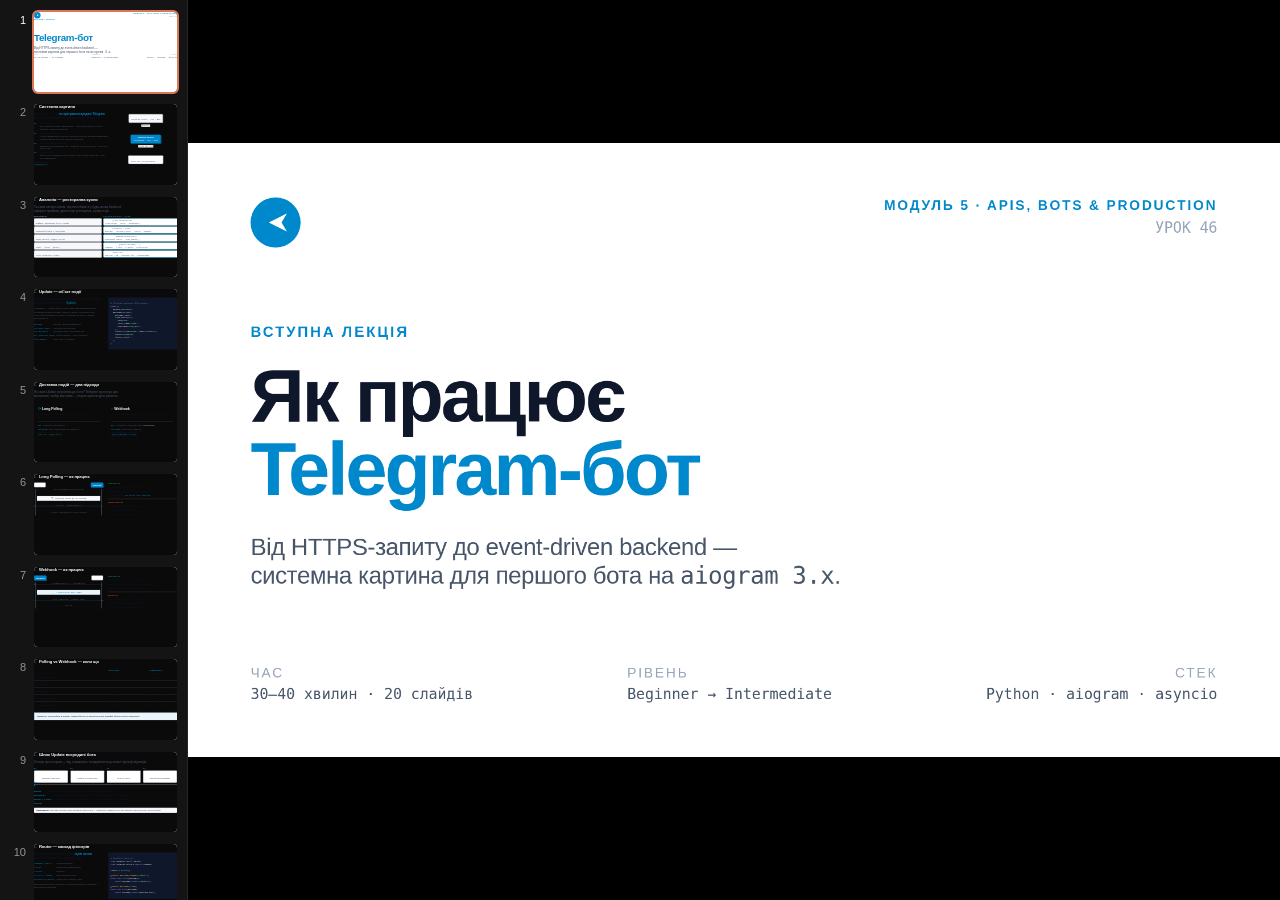
<file: module_5/lesson_46_Telegram_API/Telegram_Bot.html>
<!DOCTYPE html>
<html>
<head>
  <meta charset="utf-8">
  <title>Telegram Bot — Як це працює</title>
  <style>
    * { margin: 0; padding: 0; box-sizing: border-box; }
    body { background: #0088cc; display: flex; align-items: center; justify-content: center; min-height: 100vh; font-family: -apple-system, BlinkMacSystemFont, sans-serif; }
    #__bundler_loading { position: fixed; bottom: 20px; right: 20px; font: 13px/1.4 -apple-system, BlinkMacSystemFont, sans-serif; color: #666; background: #fff; padding: 8px 14px; border-radius: 8px; box-shadow: 0 1px 4px rgba(0,0,0,0.12); z-index: 10000; }
    #__bundler_thumbnail { position: fixed; inset: 0; width: 100%; height: 100%; display: flex; align-items: center; justify-content: center; background: #0088cc; z-index: 9999; }
    #__bundler_thumbnail svg { width: 100%; height: 100%; object-fit: contain; }
    #__bundler_placeholder { color: #999; font-size: 14px; }
  </style>
  <noscript>
    <style>#__bundler_loading { display: none; }</style>
    <div style="position:fixed;bottom:12px;left:12px;font:13px/1.4 -apple-system,BlinkMacSystemFont,sans-serif;color:#999;background:rgba(255,255,255,0.9);padding:6px 12px;border-radius:6px;box-shadow:0 1px 4px rgba(0,0,0,0.08);z-index:10000;">
      This page requires JavaScript to display.
    </div>
  </noscript>
</head>
<body>
  <div id="__bundler_thumbnail">
  <svg viewBox="0 0 1200 800" xmlns="http://www.w3.org/2000/svg">
    <rect width="1200" height="800" fill="#0088cc"></rect>
    <circle cx="600" cy="400" r="180" fill="#ffffff"></circle>
    <polygon points="520,400 720,320 670,400 720,480" fill="#0088cc"></polygon>
  </svg>
</div>
  <div id="__bundler_loading">Unpacking...</div>

  <script>
    
document.addEventListener('DOMContentLoaded', async function() {
  const loading = document.getElementById('__bundler_loading');
  function setStatus(msg) { if (loading) loading.textContent = msg; }

  // Error sink persists across replaceWith since it's on window, not the DOM.
  window.addEventListener('error', function(e) {
    var p = document.body || document.documentElement;
    var d = document.getElementById('__bundler_err') || p.appendChild(document.createElement('div'));
    d.id = '__bundler_err';
    d.style.cssText = 'position:fixed;bottom:12px;left:12px;right:12px;font:12px/1.4 ui-monospace,monospace;background:#2a1215;color:#ff8a80;padding:10px 14px;border-radius:8px;border:1px solid #5c2b2e;z-index:99999;white-space:pre-wrap;max-height:40vh;overflow:auto';
    d.textContent = (d.textContent ? d.textContent + String.fromCharCode(10) : '') +
      '[bundle] ' + (e.message || e.type) +
      (e.filename ? ' (' + e.filename.slice(0, 60) + ':' + e.lineno + ')' : '');
  }, true);

  try {
    const manifestEl = document.querySelector('script[type="__bundler/manifest"]');
    const templateEl = document.querySelector('script[type="__bundler/template"]');
    if (!manifestEl || !templateEl) {
      setStatus('Error: missing bundle data');
      console.error('[bundler] Missing script tags — manifestEl:', !!manifestEl, 'templateEl:', !!templateEl);
      return;
    }

    const manifest = JSON.parse(manifestEl.textContent);
    let template = JSON.parse(templateEl.textContent);

    const uuids = Object.keys(manifest);
    setStatus('Unpacking ' + uuids.length + ' assets...');

    const blobUrls = {};
    await Promise.all(uuids.map(async (uuid) => {
      const entry = manifest[uuid];
      try {
        const binaryStr = atob(entry.data);
        const bytes = new Uint8Array(binaryStr.length);
        for (let i = 0; i < binaryStr.length; i++) bytes[i] = binaryStr.charCodeAt(i);

        let finalBytes = bytes;
        if (entry.compressed) {
          if (typeof DecompressionStream !== 'undefined') {
            const ds = new DecompressionStream('gzip');
            const writer = ds.writable.getWriter();
            const reader = ds.readable.getReader();
            writer.write(bytes);
            writer.close();
            const chunks = [];
            let totalLen = 0;
            while (true) {
              const { done, value } = await reader.read();
              if (done) break;
              chunks.push(value);
              totalLen += value.length;
            }
            finalBytes = new Uint8Array(totalLen);
            let offset = 0;
            for (const chunk of chunks) { finalBytes.set(chunk, offset); offset += chunk.length; }
          } else {
            console.warn('DecompressionStream not available, asset ' + uuid + ' may not render');
          }
        }

        blobUrls[uuid] = URL.createObjectURL(new Blob([finalBytes], { type: entry.mime }));
      } catch (err) {
        console.error('Failed to decode asset ' + uuid + ':', err);
        blobUrls[uuid] = URL.createObjectURL(new Blob([], { type: entry.mime }));
      }
    }));

    const extResEl = document.querySelector('script[type="__bundler/ext_resources"]');
    const extResources = extResEl ? JSON.parse(extResEl.textContent) : [];
    const resourceMap = {};
    for (const entry of extResources) {
      if (blobUrls[entry.uuid]) resourceMap[entry.id] = blobUrls[entry.uuid];
    }

    setStatus('Rendering...');
    for (const uuid of uuids) template = template.split(uuid).join(blobUrls[uuid]);

    // Strip integrity + crossorigin — blob URLs from a file:// document inherit
    // a null origin, so crossorigin forces a CORS fetch that SRI then rejects.
    // The manifest bytes are ours; SRI protects against CDN compromise, not this.
    template = template.replace(/\s+integrity="[^"]*"/gi, '').replace(/\s+crossorigin="[^"]*"/gi, '');

    const resourceScript = '<script>window.__resources = ' +
      JSON.stringify(resourceMap).split('</' + 'script>').join('<\\/' + 'script>') +
      ';</' + 'script>';
    // Inject after <head> so the DOCTYPE stays first; prepending the script
    // would push the parser into quirks mode. DOMParser always emits a <head>
    // (synthesizing one if the source HTML omitted it) but may carry
    // attributes through, so match the full opening tag. slice() rather than
    // replace() keeps us clear of $-pattern substitution in resourceScript.
    const headOpen = template.match(/<head[^>]*>/i);
    if (headOpen) {
      const i = headOpen.index + headOpen[0].length;
      template = template.slice(0, i) + resourceScript + template.slice(i);
    }

    // Parse the template and swap the root element. Scripts inserted via
    // DOMParser/replaceWith are inert per spec — re-create each with
    // createElement so they execute, awaiting onload for src scripts to
    // preserve ordering (React before ReactDOM before Babel before text/babel).
    const doc = new DOMParser().parseFromString(template, 'text/html');
    document.documentElement.replaceWith(doc.documentElement);
    const dead = Array.from(document.scripts);
    for (const old of dead) {
      const s = document.createElement('script');
      for (const a of old.attributes) s.setAttribute(a.name, a.value);
      s.textContent = old.textContent;
      // text/babel scripts with a src: fetch and inline. transformScriptTags
      // does XHR against the src, but blob:null/ from a file:// origin is
      // silently dropped. Inlining makes it a plain inline babel script,
      // which transformScriptTags handles unconditionally.
      if ((s.type === 'text/babel' || s.type === 'text/jsx') && s.src) {
        const r = await fetch(s.src);
        s.textContent = await r.text();
        s.removeAttribute('src');
      }
      const p = s.src ? new Promise(function(r) { s.onload = s.onerror = r; }) : null;
      old.replaceWith(s);
      if (p) await p;
    }
    // Babel standalone auto-transforms type=text/babel on DOMContentLoaded,
    // which fired before we swapped the document. Trigger manually if present.
    if (window.Babel && typeof window.Babel.transformScriptTags === 'function') {
      window.Babel.transformScriptTags();
    }
  } catch (err) {
    setStatus('Error unpacking: ' + err.message);
    console.error('Bundle unpack error:', err);
  }
});

  </script>

  <script type="__bundler/manifest">
{"76326543-5c2c-426e-b8e0-bbf563a1c4bb":{"mime":"text/javascript","compressed":true,"data":"H4sIAAAAAAAACtV975LbNpbv93kKTCcTkW2JUndsj6N2O+uxnY3v2o7L3cnMlNNjQyIkIU2RXAJqtWJ7az7l8+7sVN03uC9y3yRPcuucA4AASanlZKZqrz0Td5MECAIHB+fv7wwPD3/DDtn9VEwvB0rzuXjAfv7r31klVopPMsHWYsKmxbIscpFrNisq9vX582cMnlfJbxi2/prnaSbUGH5mEY+ZKgW/FBXLCy2U6Y+nit1X00qWmulNKU4PeFlmcsq1LPLhD6rID5hMTw9M2wG2PXiAfcIfnqesLJRW7J3KZCqe5qm4frTg+VykY/biA9MF0wvBSl7BSNcyT4s1K3KW86uERjaJ2aXYTApepXBVzvHdOL6ff/rP4c8//a3PXs6/LYcv54/zPjsr+VT02dfFUgyf5Gmf5avlRFTQhzI9TmNWVkIp9gpeXwklNPyAA2QjFq2lXjDONFdazFZZ/fqFzHVsOkljNim0LpaDqci1qFhxJaqMb5haFGuZz01302KVa3YLm6o+m/FUKFasNHyjTDNhehMx4ytdDNSUZ9AYvk7muajYlOdXXDGpGGczeS1Slgol5zlT8kfBolTM+CrT7OiL49H//d9Ho3uj2E0+dCZShp/zVlc8V7OiWo7pehS/hY+eSY0LcCXFuiwq3WeZ0FpUk+JapInr6kzQY2/zAlu/ZVzrSk5WWtAc5qmoGNfwFYuiEqkZ3tH4KMaP0QvhOnv58vxPTFzD60TFlNCK6YVUTBVMasUef/OcTXmpV5VgSgjFVrn5krkolkJXGzNpM1hHmWt8wdt/WYpUcrrylmV8o5i4EtXGLATMOcyjVqxY56zkcwHj9cflTWwfBgMfPKmKtRJVT7GX9Kqf/sbO+JWAvl4+/oqVVZGupgJWZ5oJnrvOilwM4CWDUlQDGgI8j4uRF0xc64rDt69K8zXzmOnFajnJucxYBf+hLajkj7inMzHTgwVsqGmRrZY5K2as7ts1VW4EkdJcyymbZkUuVJywR5mcXsJymW0kTtjPP/3X8Oef/ptZkncDmBXTlRIp00VNTlqUbCL0WoicJlWdsLTic6KAokpFdcIqOV/owRRfNSuqmoIuZcmG7HlxJdjK/ZTCWgzZY5EJLVhUlCKHqXzE86nIhubytMhnslrW6yR5VszjhD3Gly8ETldP0buZSOeGKGElT9hapnoBU6UkMCLvi7JiyrMzXVR8LhIcYQmUi5/[base64]/qmZyJ6WaaCWBRhoHBYOsz204ucpa3+F1mfhvzCt1JrUQ2Y+uFyIHlYVf+jDBqqlgk82m2SoGC4BmZSy15xnAq6WAD6qMxTVaTSQavR46zLAtlT64ZUwsO5/Tjb57jfG2KFZxTLJNKi9wMCl4QSChm8VlRATmkxXSFtGCmhLkryb+vRLU5E5mY6qKKenUfvTjhaYpf/gxfJaqo581Nr48n6ekD9s5SoUiI1BIJkgezf4ZDlos1Gw0mnDZXKq5bTWDzymKlUGiBJvYCPd+HLxkc4UmeS91qrgvNM/+NdMGTC1pN6J7fZCFwoMFqmoncOl7cMrZ1WcmiChviwPNVlm0deiW4KnJvHD14rMfes54VhvAXZPP4k+Yl/stL2aPuPsQnZmlfEusV+VSMGfAgc/CiPMoycSWyBAkPGBnjZckuhSgV7YhVhZIhfgDSeu7O8G9fPWPRl3jnNEY6rcQgFZm8EhWc9MjVgMfj1ltwtYAPzgqeItVy6G4CjAUuuZMZn+PZGgQIpXmlFQyXJvDIbuBvFZ8LEp3ZfaU3mXhQk+k4L3Q0TsVM5iKN33lMh3jOh/tDamLa1y3prDo9AGnugC0EnGenByDV1TL1fSWQZTI8mTI+EdnpwbnUmTh4kCTJ/aG5v7vBw7nIU97Z4v7Q27X2E0kFUNX09KC+m/ygDh7cH9LNB2ZqYCHDGWDVKhO4eUSuUY7NcC1muMIzWSk7v1zD4kIvtRwJM6XYRMyKShg5kQZTrXLiTlxrjpwSujOsqSoK3XGEINXJSky1Y0fThczSSqA85fOrhD3h04UZmLSDKpYgU/Es2zDN53MjXhtKGNAUq2klRG5n+sUL9gx+OgCR7GiArEOkfdTKpsUSxzDLinUc9FEsB1c8kynX4vQgL96AdgFPyXz+Rotr3TfXMl6W7hqO9Q1IPSleOPgNOxz+5jdRZHkiiFJKs8dPzp7+64s3f3zz+MlXD799ds5OUX84aT7wtf/A6J73wDffPXn17OGf33z99PGTN8/P4P69kXf/[base64]/8Swe2rodU8XkkqUGZ+KaPiX79Xh9+mt79XhsM96vTjRlVxGMXv/3j0cjGVBg2gc4YujPlsc99ni8z57jUPSwLAu7GCoLUzMgn32GYsWCaz9oyLXsDvev/[base64]/AQ5iQXUy3SRzzLYPBsUWSpUctXuZZZLZ3BgBVICOmGRVOOKtOxipkq6F2HHlfHow94PwfdecGVO/ZBWxM8A6NSMa94udiwW2wmc066r+0q45tipRNmJHQWgexfH6ixVdNDaZfnPdAQBguUGagnIyNbRWc8VlkBelr0utbwqJeL2HvD2H4CnGGJ7eybHPg/nDZwVAxRXYOXOUF+ksEkEkXVxICKibIqhhsZKhYsLYSCcdPhSEaxuegpZk0864UELexwWFOrGTwuyaAUOfCni5glOKz+zc/hwN+xWv85YWUhwZw1oMOa5LUT9oH2FHXcsUf4RBXZSosbt8ksE9f2Is/kPB9ILZZqzMiKZm/9sFJazjaDKbGA8LYdjDGNtUdTiYzDStrenO1rUFRyLnPbXeOlMLaBWlQyv/SGHuxlb+OuZZYNSO8Y128IRjh0sgfIpCC6ZmihAJ00Akq8D0T4AKnYCTyPzs6Y0jLLGJpahTJUx9gfhZvnbOM+lwkSU5CaSZpBa6YGCtQLsaxJxtH8YbxjDdlv5RJsczzXzeXsuIUS65gdjUa/67hLIuzW25PieqDkjzKfj9kEDUiDSXHd8WA3/2I+5brv6aBfc6+t/vt8cDdLeNd849G2N4KU2PVGw0maFHLOS/YjWOhQIlwWE5kRHwHCG86Kag2mZ72QVQp0dCkYWKx8ujgH4iMLOhhHHNf99mmfpQXwFDyckKcYK7WjiUTzkt7+Sw8+f0f/SOLtmB0f3f797XvH3tG3fV0+BANx44B+95zlwVpMLqUeaF4OFnK+yMgGSYetrmenceohF8cFBkOPdutQ5Gxa8EoJ+1LFIl2spguWiis5RVuqmT5jdI4WMK9jhv+QKhqZtjCNuajpx5vweg4tk/W5m/Un3LAuYBYeszuj39V7CrwSY3Z8XF63GKCZjoxrEQ3ujH7XZ3fL69h4BEbJF8exY4Yyw9FPslUVwUO/lJXPeTlmt+uxlDxNccN71z5CXjJsouKpXKkx++KLL+puUJYC3WHMjo4bl2eCg0dhoIQGoVWN2YHOV8uDmsLI8TFQsMFhfKNkdCSWv4zT4Cyb5bKyy/Hd0VIxwZXo1wtirk5XEzkdTMSPUlRRctxP7vWT4/5R3Dfr4DW+8VAjAtiyJT/3Znel4HNRSO/Yj4b+iBcalnLxC9ngDvobWeo76iY9K+TbbTHRuRsECJ+84s6u1OQH2+775NZiD5bEvJVe8goneNSi4SalynwhKql9ymtdnK4qBc8aua61r2SeyVwM/hGSUn0AH9+r98NS5gNzbPuXd+0s83nVfMKj4zt3+vb/o+T3Ncvwid4Teo9u13SP/XhXfg0HB1IYI8dl74Il7Rjl0XF8EnATvw+jPNzcyb04aIc+MhCfVxpWLGTj9RN28+x8cjxYFj8O6Hly/L7z6NB7kqmrOXvnxC5gorWUhb81VFKvbUK+7ncedVp2edRgl2vT5Z2aXXTwx+OaP9Zbgh2Nymv4x2PBeAjc/Sh6ag07uZykbuz/nN3i7Ywjb7Rufu92HGMj/yALtPmVHCyLvFAUkXBw9hV7XuTFQZ89F3lW9NmjIldFxlWfuce6TrJR3T1+qhvNzZN5717cxfO2bJBuPuC+zqldGNIQENEVryTP9SBfLUUlp2Om+WSV8QouqJuMHx2k5k1uN9+67Qs34loPcM2by9kpD3zwvyJRomTvdszg7TvxSc3/2eewwYJR3x7V29P0SX6eXb3euRPXOnUqwcVYuRm1BNhBf1tEpi28qnl6sePGUg4P2c9//+vPf/8rO29EHuDV/2n/s/rOVxgGY6MgyM0LYvAJqcJ1EAMGzZgoiFSIcoChEKyY2Z6wJR41oJKT9cjEmshcF4yzo7vjL1hUVCY4ZMBVKaY6ZmizQa+V7YtMI5UYzMA/xensk5pFSgj2ZiZ1fGKd/ukKTNfWn8+GzDjjbVdDE9eiChcIY0NfULeYrbKMbLpwopQQ2VIJtsrJGpHWyh3Zd/ZRINzW00XpGz+MMuEuGOK84lU0IA0Z3jFY99nRvXuelhBI9Ee34W+TvxiaLq+ZKjKZdlHxqKZiawEYbELR0l2/btoGHBOBvR+w0W6zw04FB21D5DnCKSTqC443/7xrKsIeb1PTqgAja2V5mV7IvH1zO/M4uhdvFYlgMcZjK0253mqBAdjpDQ8PdAWmo3dbxWTHUY736Qx2o6PB/bnWtlOoFs+PHeV0yfDuRRCLVMKC4YlfL/Q+47bi5X6jP26O/h80RmPCNaE51m7bD+8hA/[base64]/6Oa+jQ0/6BwOgV/brzXH/6pRDw+95kBylV5QZAc6JBWruF5giBPP2VJUcxeqXAoTVQIhPXZ5nRXN2CuGbjxDY1jRHkGqwjPY2qApRyl0aNd0Z4jNxCyTyR7iez3yr+m+w2sTTF7T2ufPIbHbwR5r1LeD9f50mJ86ntrbINXRdouJ6gZy8eygv4ASafOFh8t2B9DNNkvy/UAUQXCme9qHNdsYO9d+RjQaYJKvli3x3tMlux1PH6me+2oQylY3q4eghoTC0gDFv6btdA/1Lvxe8mjevC4NG7+n4LnPIoF7UEEQVyB3Gkm8U+Dcbi/25AhnjNl5SJunBsVsFjpAtrmkAtOvaWzMXsddGyTxJQ07c2HLbmnjTm2NMvtgi32JXhDaoj7iRc330F42gXkXhrg7jWudj2958SePv/j97+/8vqstnNFzI6jUZvjk8zuNLxybILF3jvCNkafXO2mRYtNjTWrQsUcfRkFxC2618M+3mkyPt3g0zKdZwvkIT0LXZBTl6QF96cFF/c2kuA1QvveM81t74DMtqqADq+vt0wfEwvtruX1V2s+Px/jujmUyEfh7rNY/Nb6gQ9Af9fEvmoNCttoyZ7Wtdh9hUL0twgiCZKqvlyJf3aTE+4bLO6MOK+U2Z9vxbfjbVFt2KuXbTYW/b6jYGIppjHi4tbZOZtNLdTRqL63vwdlp2aMpI8KDjJJAwQmN4nZ6Jyuti7xtXQ6iurxQB0di2zxMTRfSDS4nS0ziHvzd6T7yz3m0ejWX+m7L2rHtBOwUaTpnho4nE9YrMckwjW/2mIw8j0mjQ9tLm3s0/WPNDhaeQt6aZvpW5IW7ibhlHgXybBpIUQ+zCuRedrQpz6bRVusYG8DpUTvM9rK13W0v2LSwo9pmcLrrCYYQujDgxnDVOlu8T6RV7reut4/hfdxtu4wXpuNdNozgkS2Gi1u7Hw008luN1WzbPKwCSmlnA5N2BjrcqkQlc2kyckAHPHv5sKfAhQPPPMaMNBOtaDWkCGNc2S22FArSBdikSDd9lgqb0jUrCjgHMfGAMt5cKlwdYZKYYQxgyuHo/thAnX3Osib7Pb6B/f7yyL3OT9rCqvEsb7RpqlGfH3ucbsmv7SmI+/BoNLpaw5473maZPubwdzcX/pWHom8WDk9FtEvD2MJ1udOyeTdVjMDL2DgeQL3mRBbIgOxcy5yBfbWtf/zLpdhQalurgfPxQSpjGCbaSiceJV/cdZsemI7f4KijQW3zaaxwAvuEvasPNFhi+g8qza3naZ+9C4SC2y1HHXBEa0qxrPZ2V3dLNW90hl6/0Pea3DnZoVjf9XQm16/Z7m77OvfEbfN53b6TGfz96PPN85x0ysatbYo2CJE7NhKaPxrf0hCXtklBnfJLc2JvEJLdNN2z69+9zW6y1DRXY0oMt8u0v09I0A6fe7zrhfsGrASSk+0iBYNktzvik+kXd2/fPr6BZ1kWc7RTjWlwKWBSlkcd3b3bvzPq373XHyWfx33yKaPE2bp9tG0i6Cs6J+KTyZ07dz/nJ20HNWbfjyGrnlL3S2GSGjHidbqoiqX4p7it7WkOaW3G50rHPEVYhyADkL+Gx+8I/sUrxp9suyEj+Qm6MMjJuxZszXM0XUNOsUu0wKQwmylpo8NtNz4GRIhUANMjc64xjtVmROBsQbJL4LH+F5xJ7AOy6oQmRg+d4Sk6JG5Xp4Arlz5BUTe2I8qARCCQOoFugJ+HGAgHD8BerzvSTGT+g5hqZ2NHp/t9SLR6QE6mfzE4DQNMIYQEEsBOmM0ggc/McJ2L3ArLpQm22yXM7/[base64]/iY39PPotmcg8jeBC44uK/BXZVE4bF3a0OMsKTThgXqv64o6Wz+HLEDzotH1tR7tzXv4BRI7T5pXdbb4yCVinHRd3jdLYfE6bVzraDIfsEYX5DcoFVwIQmxTKdQAqBUBKPN+sFwKBh9RSKmVsULTtJs7kNBwyOc/Bm4PNFEldGTBGIyzZVjYdFhhvAQEVa6mEx6WHQxd5uECcuIrgFhwMA3XTIyCOiLBiYvcsz1Ovo0zwSjGP3kB6RlFzhbBhUieN2XtcTAms6tQDdDF/MNvbETCki4vE4NOkL7letK9EcUK4N0J5LWObMV6zVrqJs/9c5Kt6x38IrMLAeEho+COwF49RGL5TQvLY01zT28KEfOJIcZ8djTCLvonF4OtM9Yu+Rvb1cW8yLK/1qq+br7KcL5TNvZcNhwAupdCQNwCMKWMTBdwUshp9W2VfvlE5evxOkyT55AVqOBAJixBY01U1rDtDQKwascwd/5RHTUL+ZKVkDiB9hC0H4oKj4UJ5dBqtqwJkCWDqBGYlAaNoZnDlTI621ZLIUw6hbCAlzFfggYst+QFpDV9/+dmF+5RhooXSkQORUYJX00UcE6moYL7taYI4CY2zAr+heYLA9L0o8MxqnAWbfIoK70s+F69WILDUPgGINuqAQboUGwBT6/V9ln1zMzrFvVbEuW9uiAfMsrjy2zo23EfznVLyCnOjV8I7Bbf3SAzS74+u3NyUcIj6Lf7Rx5f7jPapgbyaFllmYHFuWYV+AXasnJRckJ5Iq+kzig6cyYpyQxEtK+RYIgdfFuCjRf7Lvi6y1CNBE/[base64]/PtKKP3Quhe+ApeBhyxEf17SFCXwluh1rWU14EPYl914IuO6A5rJKAg4BCQ080AUVfhqJTRIuMVKR1Uf4gZHsdfkIk70QuQRkUnfkEt9rIe5pcE29g+/[base64]/VYuljEyZeZ72YnZ6eIhZV55tmPKtTXz+wKaJogqD77kP9ic/AJFav5KoELDA1Zmt8uiNzSRlIMXTo1P2IFPORCB2PEqDA+UNmZbSkIr9aLSeRisE9PSlW+RSyiJ6iLhGeGbUx4ZANOwC0hi34Ms987HcllYd2aQEsKwm6rkKEWhwympAoDl9Xcj4XlcfUylWFaIyVmFWwXRyvMhhlf3yB8GOATjb8Cw4rwpG/90f86XtvrJ/Gw4aIJq/EY1lpUIWB+5wJ3ZLi5JX4xmxd89Rzg5FqL0dRJaZFlaoGt4T1isxBBtHi7ql3HtMD4qsSAN8moqqnsweqjvtKklSrxN1/AbF5hJ0VI1nIfOVZCzH+jOXslFWJ5tVcaP/eegEwJFEOr8gTcoZZK8xvT0mrjbF14+5JY+jYg2fiACTp1hXgM1Fuxep61kHUi/K47vNDsCebT6MR4rPP2G/rG2j+CCe0cZOd+odI80DrbuAbUzrJJZkVFcAHRpGqBZM3hlDPzWaLd3eBenMUPPQBj7iO+WgamXyiTMzBgtPV975NrSaAWksSep+gg0Cmri/wik+1qB5zze3FmvzMldYIEHnvx43Hu5ZcC0Amkz/W2O3EiUhOQnxu4OiAYEsIkLYnijCltCxF/iHIxswFr+JaZ7To5QniPj5HJz+byyuf5fzHbRqRwryMSgwQ9VMVbAaWXXoDCFkhDhcKr6p9bDR2/FOEiSGFot71Itdgs26QlLlak0jTwmHA+RKp6m7zOdk1aKcmb94AJ0NCijuptZ5yEXW2CsiqpqdaNgIdDmZz7H1135vfMevdHmGmf3ndC5efTmDQSwxUJmlSCG11BbagIZKRYt98e3729PGTAHfT0+yLnN1f6GX2oM/uQ1DIgz7jbF2BwlGxVF4hkC23AKwAyBkbba3uJOTPpJEoAWjWYqByXqpFYVHrcXyRMwHzQP0icQz8pAsOMsdkw5wYg4huQM4mS+lsk0/tgU3+Yf/kIwOEQyl1yLWg9XsZzBbWm2bqltHLPH2wKkpRaaAk9jQ3MPAgDNQI3aBaBt/fU+yHYuLJoo/[base64]/k1ofmYYawhTSYxuPfv2euLuGYwuuNQw/MzARqLPasT8oavC4WauDIP9Nk0fNsH/wTqQ15L01K6w1aDC+7wujtIqmkM277gwyH7w0oaGwseBHmxJqO3hK1jdC/KB3UGHcYz0jbBopP2vS1eMGOpe0X1BASvss3AmFqt388HTkf1L9wdMIvQ/Gs09rScRq775p2ZdJKlC345ZGeWQ7mokFo3VBajIOBYhlHhJNTEfcjq47inWC4UUm3NhRhPi1IrmzrrMUQDwOwBVtLZnTokc0JphTBWoGgMN6ZMSV/G7ykTpeNANNkjQMc36FXMfJJeVFQAJpkqBaZPMyTQAwjM8JUYwKEC3zr2Pk7UMLhd8yEVbV4qdeDzaVX4LPqQWfIY4Iw0ZqlEtwqq2IKhMIdzZL+9EtTKuYW7qNe3LIyxVzDH5Kx+Hw7YxQ95r7cByIahBEelQSR1hIIN/n3FMzkDGaTvLWuF8wpYgnUPb3EoBu2rkFNxegBuzCo/uACUlErO3jKqLlCZM0qYyiLecfJKoApnPguAkinoBk64payqojIHes+42w+H6PYdZjyfsyKwfzVOQoOj0WZSDgMWObIymMOe4IeT5jvA/J1gZhfk4FB75HbB2Cl7WFV8k4CBIXJmK9wWZ0i0cbLkZRSpRYPNhkYE57PxelMLR+amE7JqVXD5XFzrOPmhkHnU+z7v+TzXNxk4oOPeiacOeO1cM5DMaoR0nFSpmAHGy8DXUqy0m6XZKkdxlmcmQD9JkqAviDkiqso3tM8hDR9S+Wn1//p39hqElwuIDIBV7rNPZNpn41KJVVrAA353SzBKTMQUAvnohfdtpw9itD7j1fpiws5gxc3J7ncFJIblqhw5sOicywzOJIozGChdcS3mG5by6pJKpYhlrXm4bhK4f8JeymnB8OyHiwbCeiGW4sJKnMZvRQe9o+MdBNhNfJC/YLG3cR6j6Mvx969f/+X7i4vD7y/ev04+uXg9+H59cev9mP6F+9Hrv8QXh9/H8ZfxrXg477MezeCnR7G3/o2ev5/UT3Y+Ff3l/evvVf/Bf9yKPlzE8OEfP5joy9/iHRrVp0dmXMfd4+p4Y1f7wHz/BOMvSTq2QvHGC5qsxXSVdPEPj1Egh1LEeaBUjmKHVsI7ZFcoDHIdFjUBnhX6zT2WZRgTgv9S8zUEGhW2RgsxR4vvzCfFlddPJea8SmlbzgyNQQgx2DyJikBkYuuqoBpcUUNVqntq60zWGWOqTlhfjzHDAQKGiVisO8FKTbrYIovGoRBEM/8dqHq13cxx1AQ3RDQcDF5/vx5c3BrOYyOybje/[base64]/HGFaI2qm7mYgpXynBGh5D0qCNnoebF0yp6YsiFc95aSkdjbdgQpVQtqBQura8qiQT+Vwv2AAyXyR7ANFeTA4GPg3RUubtxq/lRZLzpWeqhQ0Q5Qk55P4o9cL4NHu4b3KyC+Mi9LwLIFN5XBb+gG00FaFXB8yuvpSCo2n6ULtssB/8iTBCE7CqVHgfEzf2McdP2/YpdLf5Pf5V+qj2gAPnMTXoM54g190xdiMS4Xn4809/I4ZcGSlW5h3yOyuBheMRscUiswE2CT4Xz42XOieWF4VC25uEgECabxwaqMvRNqhjtQyDTqyxDepv0bCD08jrpshRUnNnCGz6G8xrQVcdB4bRFtFCIrG+Igy949D0GIl/ehrgJazyWFtnzKfBQMFyKPPYR/3xpqnakLDF5is4JqkzOzZPArBnJBjKIG/BLEPdE/lyBTcRQ0gG7z5QzQfDHQbEYkyQBFoxIcS1FB4/cS5Ib+VdwURDSA0n1RWdka1jE7Zx09/U5jj4nv2ZTRm0ey0vQhZTBttyAHsSGAYMER00ZRz7r6V5sbayqIxPGpuLXooUeAqGrPfvb7Bk4Zuc1aps2hVpwtgpdpk07XTeAOhzroLRqvrxqOyzK1NOxmsjMiX2+77QTpNKtSt4zhjCqLdfErTV2XLPuK3OtjtDt/brYd9Qrc7We0Zr1R4+F+ocdxmX67vtlmEYdGfzxiPtPjw3Ykfz+m67pWf23tMqHkZjQLDN9ubhE+0eMCLyFZ/FjFIPG6E7jYe6v9s6DuIuv2JN+NGWD2g296/d0Dw0Ce+kp30tyma/OuHE1KHu2LP1MCjdqi3703XDKajCrOHiXmQwu8V65XWvqRQEbU2OXdCYon33ae1ztV4jAcrORXtALYVo3z4XYZ/BOBvct17wLu97hdUut76OsL22fMCwx261R9EZJNAyrdcXkfBR31IdN7cH4IZKmw3sbSholA/p6WjTSnAtjIYW9fB+PWM0EX7Js1NPhHCZGbZvyivY1ncqr/yeITQJRWkMBzllPaqk2ujUZBXu2ashl6BbutZrPPJR++OX7Yt/5H74B+2DcL0yzBPaSgpZ4dmz4LfOGrfWeeUxuDpbpjl+jGNOH0E8RwRNG+Tg3zb8zY0ZFCJXCCeiakSxQWXEGkTsFBXpvim2ba+ZOkWhcOsgHvekK/t8SFmuFyoZbwBdeq1GYfwwQBbaR/usB5JFx4s6Yo7zIjdlOcF91BV0rH80iUT7fRQ+3flJdhwDzJjrNd/yXKb7v+S5TG94x1LWyGr0PNG5yTd9QtVZsVZnLlqD+Wr9EYP5an3TYGZrfzA4QzeH9ZuErcaL9mpnMrbaFECbIaIx9Gli+tRzsCu+oXzIMXo6+BQUd8RVwEp/fQLxwfei0xGcolWRNZQ9C/K65zzaWl3BTNo+ujeDbRLSdVUQIeuiAGzr9hs6tg4VC+2zHmRkuu+5qemNO8g2wxonmHtgy2/Cn/sGWAS/+PQAyp1A+tABOnNOD+juAasHeHrw0tbkRm/0AUMwGO9y9PNP/xkfPHCvALSCqzlGjP2huD49GAHExV12dPcAcGwzKLabiwMoAFtcitMDg1v5CPL47dWBrdKc3HOXwKww5eXpASbJB5fBE+eue2zp9ACY0sGD+xDQzdLTg+dHI/b5szvsXnaH3TkYQmXlq3k98vtD+n7viiq5mywsPmHnRl6J04OyyKSGFwSP0QcdPDi6P4Tr4V0lyoMHw647WNTCa0X/7Fo5yPLatXIvIAssXDW8FP3809/+f1mxu+xzWKzBL1kwU/fjYJ+5xAo4uybzFZbI0YVfTttNK92MXsUHD/DHYBiXk/TgwSu3rOGQ3zoWaDduo7IvFp3vxTuYsJeZ84anV6CKRoOjvi0eH7dYQ/MNQEcf/YaPeQFO7t5vmBdQfNjr3DclB1VUblFszLXGXNmkvk2ReZCrkSH8vZ+YFYQIMUJKfWOy1aiYaBSHpwq+a88jBfWu4DzB1t2HCSlpH8ff/4mKHfh60zkadQtTqMGEqVtkQsaNZR3Cg11QWA+g2sshYX55zrECnFcmewFtuYzCZF1K3nQB35ewFwRPAm9B1y1mAtYdmdD6YqUwglmaRCsjVmHIKAVk8mpD8RKQhUPwHixfpXM/mbXiy5KiSwV8a1kV13KJlY6lsjAbYHXPC8xby4qiZLkQaZ1hhCvQJmU7eqDm7SnV8NRXYMU+JX9mO0fapiuc0ovmQv8B+KTM548yKXL9KrDn2OefPP7XJ+yU3R41b6RYDT2ZYts/swEkIxRl66kJpinQErJB3SC0OaSa3cdXxYYOkUjOi5INTtlzrhfJVMgsinA0A5Zq8Dh+3jQBY0+TbT3d6uxpEvb0oakEYqr6nnsUmUWoWxvk0+5tis9/5DbFNrtlsPCswR75VJ8eQCjewQOAaqZTpuOUu6GHVXnwAAEcVuXHNwZ7uWkOP3Z0sKg+ojf0fx88INTN7g96G0zajkOiua2MT3RKJE7MJYji9/P1t94wq8mnumli+y2f6m0bVDqnkoNdaBn92jgHxkcLIwZnKyy1S2Ejzz+seyS7toxrtarbgLEWD61I9pkED9XOlugL2dL21k1tcQVda8BeMeCs3nA/xDetJR3YiG3hVlSgkCNybVIRo/DUf4UHPiGgEAAGcmisLAOFuIVmDTDgUlRKYgSuH/DoZxja0CGynKlVdQXJLACVBZALjfPfgq/sJwEQMktLBrC4uFtEAWr1scIAtWpPszkbje+rtXHaE16vfD2Sl9SJgU6JnCHjadr5eHPgVmgIh+wYNgHMROLKE/2U0LDYhPohrswh9KdW41XZkRbhxtLpwzBjN165pe+I27Ppquz12ar82GbkG7qh6da5C5pg1FZAxjDvnYmyfzS4TGcakD08Z8HL6xiAL13UVVV5WbFeesHNxNU9lTe1as/iTS26JvBDwCAaeNIpgUUjoLSJONwNKB1ud9vNvrZ6erwhUDSBurp3vW378VZSbLZFvkjlVW2zwCcPGFioQCOGrzaK7bJIeWY1bt8Y4LWHqJXgZngb1d/wcP/y/jCVV9ubLNX84ME5ZC5QdgPAG7KJCKLiXPhk0uqsfcHrmwCAm+PtlFDs/CBtHTwgdPC2rHNjB4S1aqegq4PGiINf3zZX9COEH0phNEIPnNCmj9iXPuwJ3XFA21c2lXWz3fbV1sPX3Ng7zdcevTelvFreMl1vF7laH23vkghjZJ4uXmLYZAE+IjJbo6bdZyY30yDyIZvtsxq3z2H5EWCYXYkwAcm5AA1EbXDTOLHgn/BGbdI2P4W3PQ+Q/bGREEXGC/inmSllpJqwzkEt07JT/JzGRzjmaH5q3l5BnGw92jZ5kfWwCeCE1s+dDfGJXigYErCFJ+55uBbmMQjnqtbsFApEdEc/Gy8ihD3tA0FBJ2tDolcxvcTBhSkHClat26HOwaHbIfpU62aOXmfSm4ts9ttCFYzQWQ4DQ5V6ya+jo+NR3/wm8+jzu/Y3NMZC4zhuE9BLgDBcB9e3m6BICO/12brp/e2IFgCDnBcpAG5OKELIGSbrmhzOiIoBE+YYfiWmppt4TM9S9KIG61UJe0wFBbkV4ElhgKMHofZKhHNxoow3omnBM6GmGPWPgNhgk8Ih/KZe8t82g4CaESz2Dm6xfbB9Oho2cRB2hlZ4ueU+eUCaI8E8YwYQhgvKPMxl8+IpQWzC5E4OQDpFafJqqOdD5sFBQ7QnoEsPKRMbFk3mULHRAExTkIbmc6tsIXis1xG8zi/54YNuQ/T6Gb8SA64GLx9/xTZSABBQALntusKvQw9hXpgSBMpLEWwHmzR2CPqBe53Q2k5WA0YC3+KJhXNhcwL+sHmaRrLWi4hA+DygirDx7ogVfDzBcfkQwq41zHAQZwAvC5efugiCXlw/PSKId4zqBDTswl7oRvOWH4nh1W0HjaLHbnn9BwDhmNTVZ6buRF0v3Yer9UrS+5ebwNjBzRYweHB3G+h2c6yH7B2z9Ylp4RFVfMBTwPEZM3HNpzDA7bc+sA+9kCX70SNhRipaM2oIgYiEkiGqUS5zGoBq8ilYuoF4F1WRk/[base64]/CHJkTBYsPAD4RL3zJ89fPnt4/gRBktzVs0evnr48b1w7//OzJ46Pdn7qmcssg4B8fw6awjld9eB/qEaF7FQaIPkHLZv1ZxCqeIfC7WNW9frs7afvSp4eR3n8gX36bi5owZ/BXXpn/OFtPTZchu8IewIAeFwIrIEMW9YFJ4bkX5suxPTSw6PAE4MGF2LCNeG+eo10oq0f5Lfps+8ePnv6+OH5E8SyCmI5b54aOhjhbm1RknGXAuWFZpNAH4fyfSMGM7BOmZU1yRbv33v26LpbAvd+cMo62th3WQBwJ/OO+l2PB9Zyo/Y0YeybrKcJLuGJWOd8vgPHHkQgOgwBzgByidAs5BKiDwNIesrFx/oc/jlq6QgTWVFQ84DwXT9UN8DKVdyiogbDqSt5tL/ZURdIPPg1XeDmrX3Y2IDbYEJbsPwtp0sTFDGE1wfyN4NSbZaCQIIcIFfgv1tpOXi/Z1qzPN4DDm7w990SYE+Vgl+KaoCY8r0ucdBMnwc63z4EO9RTVCzhVPlfZ9+8SPC3qCneARTd64vmfBIaglT4L2GYpg4Izg6DLrcV1WaKUwHBxrzKo97rWlq+YF9xmaGzhTpinwTzgGMe9/rMtxO3pqFLdWkc9r4YdW7SXHuKfYm0iB/Bl+DGTwUoOZinChvgk/sy1w8AP2DBoiOqxAcptM2sWWmw0Kppwl4U9DxAbNAGhhJrDmKX8rgJWjQvXK2Vuj+ISBCMTwGBhXX4lCBau0a9xlcRkqDN3f7LJ9H36a3402FARIvuBFdndli8Progy8PAP/QIJxAS1xBukN3fh33m3UuyTcYyAJ+ejOWuGNHx1ElZ7JS9+xBmg/y2c0Sh79VshUpcOfEKfjE1FohLsS/Z4IiNm7fDLsAI5bqQ/v3hkP2bEKVHDwaCH5cIYHQMpA3PmcwHhmTcQpL/0JU/wYATvMQmHIz1iC0L3RBS64DcmYlWMVYRUDZ/1VjJTAWuujdA6TB41xCWI0QJ8XSXNDo0nVvkJB9EmvxGCwl7aePy8YFCI5gyYIB91vsEVL0IpwZ8wYGXqG2uarL/tggGqyrJMr0Cg1dnMDgFLU0h/qfpJ0QX9M5jxLTrMG57+UVkkXRWcfq1Ww5x3+5Rw1dFlhVrGw5V5KYcWc6v5JxkvQimvF6LPrsUm0nBq7RP8cre8mle9rHuSgWoL/PivKhL8xDAkFwKKFh2iOhwh65wGRk2fWe2riBE3tIJYGmj4MDxyQFateAdVtEEEBVAtvZkmLovQFapNU+D+QtvhfquAKNCH2+5HNpmNjy/BOsaQmP7A7NDIo1yladFCxbYWjMjwxhQS7Aj7YXSpOMmcajzREcxeybmfLoZ4zkwoAQ2xIi2tUFA9g5PIvp6UXmCN20Ok/7mtQbuBkSO7MNkso3x6/p4CJyDRDvuYqR039Rad0/Qr0/zVE5RrvjQZ73DXnuXBR95HAP0INpqHmEyPPpMLJcIUr1DjJHE7wb+/AEriBBOsandobBOSDHzTHoOpZBNAbEH5NQMHTTjZn+eLaphqa8H1enm8QwWIBK0lFm3/ZNUaAgNQ/7cr38vTeT508Z1VDG8341m6H4nYmu/ygfbs/AfmrwmAWQoFfBFAvAuB6MZ46/+bb2dSpo6XPjUa3jRBaapA4vueOMZNcLjEI/2L1mgSb2GO66HmI1bPVnjB/3bR1B8OqHfs57lYvgL+ebgJ81L/BfMS7US2ZDroCgV0DQufYSAMTX1NknAn2SaeX+MVPmmgYVLS0UFaJp3PniKaWg68GQFXEb/sPAEGXtUID6tudY0AoX3fLkUwGWQCSkfqb6uqW0CWGXOZqssI6PDUPOJxZjnoRyJwFmIArEqsaw1bnxA7zbVbqHXSmQbFk0KvWBU9BORvWGSTeHAuj8cuEN046tUIkw8AkRACnRuoM47PB3WE2mh672P6oar35HB0qF7/Zp89Mb13UCn4eC6xYuWbvqhz7757smrZw///Obrp4+fvHl+1qAI5xoMyQGlrMGEK5FiIVXPhzX2ipGQoRH5bbXKvSpQdU+uds+Cp9YxVuRo0kNhD0VLRQV6OBtBY3CNcqzXF/REDB7Ij9I28JwEmwEJs14JKqDjgWczpmF6Z31RVVBe1DvhPYJp1Dvwrlqk/huqIHi7fduTVGou7iLK4BrI28+LVFhKravDWbum7+x8/97edxte6qhTYbH5612ais0kDnLAO8HcoX7Dy/M/mTAhhqWVzMfZvQqnsy0ZhtvVlqzFWs91P3NRLAUINVawpPq4NgNZKtRi3Inft/3Tq0He82gOEjfOrUvVHvEG2opgKpMgpde5X1kqgTLqCjRuc29ZwRsQAOqOm/mThn/DVMcm/[base64]/ZcxqsD2fhw3pupjF7Q11wY1B5bPKBH1p0G6xbrx4KLxIHlUG4zDWa9lHl3BuJve2T50FFxuJPPcsIfe4raLPn2nPsRvm65LgrqJamslucG8JxyaTXjaoenEygnWJUsCD6LAYLCoOsFqMUZhlWD/CMa8S+5yODi+adII7ZgEAKe3v7QpeqI2pQDctKRbIsPw9klRgPjTa/Mh/8ltfXQxCK+dq8fhyLUd9fGRAgn7VQJTG8NjG6z2zmSGfYLu9gcH8TDjvibL7ks6uJkSc9Rto+/QbAYH+SmdAvHYT0ODCJ9BJbCKNPPqISKUwoBKfYIiPjCwjHw2K6oUAdswJw1K+SDANQJp49GIpOrjdNYJaGAdAf6KfCorCrSHmHryGL1K+LkLXqUD7AaNf345M4+AUL+EcA7U72e++SUQmbzaTsqzutDRYtDanqRSW0MOoLZxLQwi6gakx2TP/QFT/wYVkK07BLvY2WyrBNYkCe+Rjn3mOm1R0v8ouvWKcIFGOVygCSKtJDjgJ5tm+ayeImewxDgqH+nuIEx1PTCFtrA2C4IMEvAeefljiMTyqcenVmGA/eyLWYmFu4wLQyoGmTy2YowiXHlBD9Xd2JotRg8wNWFsufUEvhsiMFV3ibEmvaVetSUqmUKl3CyTC2iyyG8iP/NES73YRmlhrTBo7z2xf4rFd06HxSF8yXpHPTbGomRbTOc4lQ8rim/H01iSbRYcuxJMd32Ka5xlkPyHLqRtBYQJX7Uq1sCEbMCiYmgEMCi0oAlawGyOoYdUXxMoMwnnpENFRzsyNGva5aGovQ8/VZ9umMlJGm4LM2q/3foxSFJ7I7b56+7udtkI8LHu87eejbjPjv16HLuJu7NWoUuia5c19cGK/YnqUj0J+yuk8aGpD+cJH5LEdTiG6DSLbM14OEFj1P5nGZ8PAGq4dTaRjwM4L5kWdO13bZ7OGDmaK4ixA1uHJ/Q7Uk9odHCwmVwYOzxVzLQZnlNE/hQNjkaj38WexcGWmSEmCwVayTECzBHPa8d2bc0+LIFdd+AjIrtFvWhk/C+oIHm3HWMvO0PgtAVcHH+LdOy2urtwu6ETzGvaTZ1e60bMQZsn7h6HtzK/ZCB+c1+DrJeU1jgT/AqDfjHoO9J8gobZ01FsdUcwiZIcV5cxgPLruah0XdMTKpzPiulK8VrTcO4yONscAEG7wlhCfZ3SancaqJrKh8FH8pWP7amUJiTRR+QA43lLo6nBk35Jv1u7/Tex8fuDKqtUuh5rwPnyK5QRy+cNZDEvpTpQlYHFRTqRynhPQdbkxpY3/Ev09MXLb8/fnz/50/nDV08evj978uzJo/P4U1PmW9uwwrhV4RQKHYf5e2rNwfWq0Np9KTbKrC/IKyfsiZryUhjkTZWwJ+Dx9OhEGUg1U/IZaARgHzA9Cwr0EOQEepCJxamCnfPJzz/9jXLB6q5+/ulv2Ll9WChGj/SdO570+UEmrkTm8gdB2m8bLOxdd2jaTKmuqL8StlFT4BHJpdjQ+UKT0KsV9YZI20VFnubXbY/qfkc9YMwNCn7bb+w75PHd+cjbB7kUmv+bQJeESKa6ytwvPNOA9OtaB8SN38bwG/3ofgrGqEvreq9ys/Gwqor1K5BtEDndXYfUgseQbR1cZeGvZyWfCsQH6yh1UG9n53mrhYw6Hz8cCdi22gP5ttzxhsH+r/i6WIqOngxAz359PMnT7i62RGTu3XEVfverXzjQ4V9ejwZfXFgOdSk2cSPS4ChJvmA/rJYlMRNuonJO2AivAvgNOxo1A6kh3MkNbtRjX7Iv2LgO1LoUm61xWjujs+ZFlO/[base64]/9LXibfcAUV5Yu5FF2b6pGoWSsDHJT8LF3GANWkfdW/2yCF46AQcmtwervusltS06Mv6EaZDFkP//9rz///a9NeDS6+j/zf2bk9gNM9ifYYC/[base64]/7iB4CL189vTl2NRsp4Iwh/4cHboyb7oo/agFlzznFU78pkaiiyA5w+8otnooleQFtDeKjrHpumHanWO4eiFkxToB2phC/[base64]/CaJNypRaR7lhm2FpVueC5KSNLbMRNsQQ/FabrEMOws20Ht7WC8keUuVjlBf0Y6cQw1lqgS4h2aUBdMCjgtIGiurSsyDZdVjzZn3RhCkzaFcKYhEr/gTiOH60HJd5McVsTGpVtBhhtn2ImJp5BlFZv4m4kRuRMF4J71deQp1uhCmfSzhsuRj1p2/IeMWz81H59M7yVNzYlpo9VIm/VK+IaQ7Oht8Bu6H9/tEZzL9cu0NSffZDSpH8hXy27Y++bAHRUPntrQmQgktlV7srqhEe6EgtCyuhs1kEtjYMLlqMJHhOiWUKdCV8JqdkrFBNqLRxtG583hO/cxtZbDN0homfQnXtrF7+ggeGD2zBJXYwF4tBkKRvcfCY0X4D6Gp+oKN3E7D476nqLWcY6WoXyDdohXx2P2sAWZ2r+c/Tpu3TzobyO3/oNaT8RQ4M+OgE0aMj0qJPXvU7QWok+O6pWfiUqgJ+xGRLKiiPgyLOygucGCXsq8raXb5trjzA1agdf2FPT2+eXu0e33RY/XXt+dpa2151LVK/C0b3RUrHpaiKng4n4UYoqSo77ye/[base64]/jFSdoXYl6m11HcgWGPDp//Gv78038zpTERtEJMcOdVROHM4qBDPD76lhKwo5EVTZkYMH8mU4rG8CyBP//0N8cpnNaOuR1i7aaGXgJCad0ZqPInkCOICKr4cqqHSsKFyPUZpevBmVK/wsilnraET4H2i8aShcAiwBu25tmlXywU8r8SpnRRAtIXN0mP6IGtO0NB1mSTtRxi5IxEN56hhuSGNavLNm6BPYSB/tZ5Qb4te4TuHF5+TGjHTTHjY11Htt0uwzgEZAcT1LaaW5qDJFvPvVaPlH3JIHF5cBR32ve93GUnvhtB1Fkx6ffXnl20IdFPVxAhuqqM8IvUE71jAeG0IGk+NLjsnqjOH+NSAG8hOgXNtrT483+qf/zz1vEgWC6naC7y3O0eLTyPNruusdJ4aph+hiPyx7tF09gGd0wxyZREIapEzGZiqh+CZxsl/R7C6DYD0BqNlNCPueZRD2Z5WGZc5k1sXzviHei+N68jdCLytAOEc5ey1AVWbJ29glePq6Jsr7g3wz64yH5j/EfUWdi9nYPpBwvSE1y3jgWr6zXsVIlaQW1C48Q0CP7P7D5VaGC3WGVr9A3ZMYQXkk6BMYYYO9+toG6btaL8Z85YDdLa2C8fPT0Zldnxi1Y8ON02J2g1YGPfxtDxRfeZLmKmi8GgOa4ZUWD4/K+nYjOKAg8jeEcbcx+u9mFc/hr+pvkJNxq/rOkrNHyRREmhtedGjEZ5yT5gkt68a56C8sz4HlYySz1vANleSSRB0ywIP1aKIMsZyCa+fO90lAjfFHoKSIAjq3OX2zddd1S07LN00VWz0ncN0nDNFxsTEl57UaQiCkogkzOnxdakd+5ueWQ7CgU1CJLiH2ZZ1Hst04ueZzI2SG6iI5YO3u9LpC/ECjS8heBXG4aIUOAwQcMiuw9FrooHBNIntcKkTYg/p8inSXFd90Nxcxw8PyueJew+4Zc8GN6HTODiAZuIKeSTkpcK+18UWerhJWz7OGnUDOynz4oJBLT3mVhOINy19dGebNDx+aqahva6zkfS4sanYJEaz/[base64]/cXR7VF6bUwozdwbfvnpG9KCcY6qZRg1JRziOlE2kXvKSRd++ejYgJ/aUTxcidhm2lVhyiTk64EmtO5KK0rSHBGkgTdR/xn/c3CLYThvvykHBIg0LugLlVNT5PFv3JpDI7i0ICeSU4NaD1/aCtcEPNHdxPI18WCAWnNUY6Ub+iJBeQc0JhPO7d6+ZfBmsLkFEWCOSMrjDtIxUKgARZRb8SpDrtW5qypzXpcaxhFjtG3c+drKhiDRhrwz7hCDiuiNiohgXPCmuhSLdGNclF7keEAdGDDCbEgP5+i/YtCilj0RdzMhj7Zr2FKRA5pAoNpdTG+WMllj2yDhgIP6h7gKDuit0oxXGgTxYV/AFVT1J0f0l+Jqy1TJ/cH9x/ODnv/6f+8PF8QMvZF5pKLEAYUfGY20Tx6l6HgDiwlCadMPgtAQBMiBUrLQ2RZLOBUKuT1vLRvRJDsDVRFdChB9GA4LoA00WJbJfSi0qAsUNjT45HX5QK6ZJucZpW1zva2pj8HCL2wEFhxWhDBqzwWTzwIIZ6514kMTVfMKjUR//JqO78ckEjZzjo/KapRwtZsEjR3dinz3CYG5mj+CiNLSA5Crz+VAe3cvZoigukUQpneHwgg0BETKfR1At7XUqqwu/kxT8CHkKvkFl1lmZxSAHJ5mfYLZh3FAFwTUHLhkZ9yESd5Y4jFMVdziewNrOkzz4EBPgmFDADPJ6kqNopsMbWKMEb3jt4Y/JB4PvxBBQ83sqK/9XLMnr/Y6lSnpxw5OB1OCvfN5nPLni2Sr0kHkFctxPJshMZAlieOAmjrFHH5c7vN0MJoTHHTP0eGGbiR86S5byFlJRJA8cF9zsxIHZiY2DCteT2AX+TpzC/RYb7qoyWds84WhdlfOKp97uhXAY/L6Ena05uQ6wb/xMP+CdziMT8Z/IfJqtADK5NwCfrRXSid7o2RuFsMMbBbAaubj5woaQYd4rsrhD1qD3NySgU9Y7sbbqMZ+oIltpcaKLcjw6QRiF0YnzYQ2KSgLG+YiNTgKscVNwgIpTKszAMmIUoO+lBlzAilN4zSCxh/1MimvA/[base64]/9UMLG1ym2mNrxh9yT+255WFI3PwPMZBzsk8NwSroSrGuA1AjKOA4gSCA4KHJnov/wGgzhRiqvDZZjgVbYZGK4ZpIS5+B9M/yPfhxXOQHAGxoR5kLqdjfMRwUXeBLd9uq9MXGhdA4PsJBEA0Q5MfQxICIoBWharasxqZxgN6xBC9nHUE4gJDCZmUxfmACBGUG9WpXMTGTkO5V3XF9QG8INBQ9uM8ejtcL9ab2J33JvMU+tqN1E6eMyGsSWkEWM/[base64]/k9aPmd7BN63b2C93dGR2HzoTODHi9MxjPOCFobsPlN2M6ZS6OMFwazwYf7Fu/dfxLv6AxhPbb65AeRAPewTp2bIZ28B6gCm5HTd6So7TDBWlrqzU8kNQpDd2D1jDd4BnxNNcFYOuQrjRb5VOC4m0GfnU0id6xSVZML8esB7kGQgVlVFioPDUFq92OxVatOC9Uq5nv7BzIfXbdZ5vOJQL/[base64]/+abfAVyH7Rf2x9tdVB1MmUvhvN1n+XXTILxlAoNGm7BRfUK4xPKOE4K2vtd9N8ehrPXtvGFw1GY7dRX0TnxQW5W1i+34pUx9zhMiA7QqYZIpq8EKen4VXizbZmLqYba+7HV3/RHkN9F5swTr1uquvgwC7T77DJpTuFFc/9gqrRWgF3SsYrPErRnG/mvZmPDmckJFtcdiemnqthEadT0QkmB3Y1sDg++AtjbA1g046y0g1g7C2o4rLFzbUNRuOKDqwlI1UE2bT3a74NdcPTI6JnDwhlTiv6FOsKWg4ffvWeS1xhTcunm7DlNQfKSO0zCPdxSQ8wO96LRtao7UtrGk7xDFAyu+0aT2+higMWayTqVo0syOanS/MLV77NU7aMkyhGYEJ/ivWOzuBcUg+O1lxjqkE8wNyeObioO10myoeoe3MHu+6wbtpgmGUjip3z3yS5KBOnvYKzWoYX/YWT9sKy0SfBz2DMLbKjcj3UqZmDXpVWh0BVbRUgAe8KJclT2FCugQEw61TQ4H5X8AJqS6L3L8oPDeUbrMxmWvOaFjUiAQhPOi5htWmdm3kIa33f+59TT8ndVqFG4u+Eg/9wqdXhZsYHSyDUXghMlbt5qE+bGwAsXKZFnKFm0Zo2ex0iGfqIPJZJ/9EJ6XP1j8gR+2yd14D1iy3AJevo/eUwmoUgwvk+zL8NEfLti4eSUBSjyTk8yDzIXsf6xlgynXGEtl3m0SRyh0gnIxDZ2jic1YPetulOYbAjgMEL/aYdOt0wtv0lT4h9gp+yFgZ/agg8c/[base64]/wMmwHMUqxsBAA=="}}
  </script>

  <script type="__bundler/ext_resources">
[]
  </script>

  <script type="__bundler/template">
"<!DOCTYPE html>\n<html lang=\"uk\"><head>\n\n\n<meta charset=\"utf-8\">\n<title>Telegram Bot — Як це працює<\u002Ftitle>\n\n<script src=\"76326543-5c2c-426e-b8e0-bbf563a1c4bb\"><\u002Fscript>\n<style>\n  :root {\n    /* type scale (1920x1080) */\n    --type-title: 72px;\n    --type-h2: 56px;\n    --type-subtitle: 42px;\n    --type-body: 32px;\n    --type-small: 26px;\n    --type-tiny: 24px;\n    --type-code: 26px;\n    --type-mega: 180px;\n\n    /* spacing */\n    --pad-x: 110px;\n    --pad-top: 96px;\n    --pad-bottom: 96px;\n    --gap-title: 56px;\n    --gap-item: 28px;\n\n    /* colors */\n    --bg: #ffffff;\n    --bg-soft: #f6f8fb;\n    --bg-tint: #eaf4fb;\n    --ink: #0f172a;\n    --ink-2: #475569;\n    --ink-3: #94a3b8;\n    --line: #e2e8f0;\n    --line-2: #cbd5e1;\n    --tg: #0088cc;\n    --tg-dark: #006aa3;\n    --tg-light: #5cb4e1;\n    --warn: #c2410c;\n    --ok: #15803d;\n\n    --mono: \"SF Mono\", \"JetBrains Mono\", Menlo, Consolas, monospace;\n    --sans: \"Helvetica Neue\", Helvetica, Arial, sans-serif;\n  }\n\n  html, body { margin: 0; padding: 0; background: #0a0a0a; }\n  body { font-family: var(--sans); color: var(--ink); }\n\n  deck-stage > section {\n    background: var(--bg);\n    color: var(--ink);\n    box-sizing: border-box;\n    padding: var(--pad-top) var(--pad-x) var(--pad-bottom);\n    display: flex;\n    flex-direction: column;\n    overflow: hidden;\n    font-feature-settings: \"ss01\", \"cv11\";\n  }\n\n  /* shared atoms */\n  .eyebrow {\n    font-size: var(--type-small);\n    color: var(--tg);\n    letter-spacing: 0.14em;\n    text-transform: uppercase;\n    font-weight: 600;\n  }\n  .h1 {\n    font-size: var(--type-h2);\n    font-weight: 700;\n    line-height: 1.04;\n    letter-spacing: -0.025em;\n    margin: 0;\n  }\n  .h-title {\n    font-size: var(--type-title);\n    font-weight: 700;\n    line-height: 1;\n    letter-spacing: -0.03em;\n    margin: 0;\n  }\n  .subtitle {\n    font-size: var(--type-subtitle);\n    line-height: 1.18;\n    color: var(--ink-2);\n    font-weight: 400;\n    letter-spacing: -0.015em;\n    margin: 0;\n    text-wrap: balance;\n  }\n  .body {\n    font-size: var(--type-body);\n    line-height: 1.4;\n    color: var(--ink);\n    margin: 0;\n    text-wrap: pretty;\n  }\n  .small {\n    font-size: var(--type-small);\n    line-height: 1.35;\n    color: var(--ink-2);\n    margin: 0;\n  }\n  .mono { font-family: var(--mono); }\n  .accent { color: var(--tg); }\n  .muted { color: var(--ink-2); }\n  .quiet { color: var(--ink-3); }\n\n  .topbar {\n    display: flex;\n    justify-content: space-between;\n    align-items: baseline;\n    margin-bottom: var(--gap-title);\n  }\n  .topbar .eyebrow { font-size: var(--type-tiny); }\n  .topbar .nav-num {\n    font-size: var(--type-tiny);\n    color: var(--ink-3);\n    font-family: var(--mono);\n    letter-spacing: 0.05em;\n  }\n\n  /* slide title row */\n  .slide-title-row {\n    display: flex;\n    align-items: baseline;\n    gap: 32px;\n    margin-bottom: var(--gap-title);\n  }\n  .slide-title-row .num {\n    font-size: var(--type-small);\n    font-family: var(--mono);\n    color: var(--tg);\n    letter-spacing: 0.05em;\n    flex-shrink: 0;\n  }\n\n  /* TITLE SLIDE */\n  .title-slide {\n    background: var(--bg);\n    justify-content: space-between;\n  }\n  .title-mark {\n    width: 88px; height: 88px;\n    border-radius: 50%;\n    background: var(--tg);\n    position: relative;\n  }\n  .title-mark::after {\n    content: \"\";\n    position: absolute;\n    inset: 28px 24px 28px 32px;\n    background: var(--bg);\n    clip-path: polygon(0 50%, 100% 0, 70% 50%, 100% 100%);\n  }\n  .title-main {\n    font-size: 132px;\n    line-height: 0.98;\n    letter-spacing: -0.035em;\n    font-weight: 700;\n    margin: 0;\n  }\n  .title-meta {\n    display: flex;\n    justify-content: space-between;\n    align-items: flex-end;\n    font-size: var(--type-small);\n    color: var(--ink-2);\n  }\n  .title-meta .col { display: flex; flex-direction: column; gap: 8px; }\n  .title-meta .label {\n    font-size: var(--type-tiny);\n    color: var(--ink-3);\n    text-transform: uppercase;\n    letter-spacing: 0.14em;\n  }\n\n  /* generic content shells */\n  .content {\n    flex: 1;\n    display: flex;\n    flex-direction: column;\n    gap: var(--gap-title);\n    min-height: 0;\n  }\n  .two-col {\n    display: grid;\n    grid-template-columns: 1fr 1fr;\n    gap: 72px;\n    flex: 1;\n    min-height: 0;\n  }\n  .two-col.wide-left { grid-template-columns: 1.2fr 1fr; }\n  .two-col.wide-right { grid-template-columns: 1fr 1.4fr; }\n\n  /* node — used in flow diagrams */\n  .node {\n    background: var(--bg);\n    border: 2px solid var(--ink);\n    border-radius: 12px;\n    padding: 24px 32px;\n    display: inline-flex;\n    flex-direction: column;\n    gap: 6px;\n    min-width: 220px;\n    box-shadow: 6px 6px 0 var(--ink);\n  }\n  .node.tg-fill {\n    background: var(--tg);\n    border-color: var(--tg-dark);\n    color: white;\n    box-shadow: 6px 6px 0 var(--tg-dark);\n  }\n  .node.soft {\n    background: var(--bg-soft);\n    border-color: var(--line-2);\n    box-shadow: 4px 4px 0 var(--line-2);\n  }\n  .node-label {\n    font-size: var(--type-small);\n    font-weight: 600;\n    line-height: 1.1;\n  }\n  .node-sub {\n    font-size: var(--type-tiny);\n    color: var(--ink-2);\n    line-height: 1.2;\n    font-family: var(--mono);\n  }\n  .node.tg-fill .node-sub { color: rgba(255,255,255,0.85); }\n\n  /* arrow */\n  .arrow {\n    display: flex;\n    flex-direction: column;\n    align-items: center;\n    gap: 4px;\n    color: var(--tg);\n  }\n  .arrow.h { flex-direction: row; }\n  .arrow .line {\n    background: var(--ink);\n    border-radius: 2px;\n  }\n  .arrow.v .line { width: 3px; height: 60px; }\n  .arrow.h .line { height: 3px; width: 80px; }\n  .arrow .tip {\n    width: 0; height: 0;\n    border-left: 8px solid transparent;\n    border-right: 8px solid transparent;\n  }\n  .arrow.v .tip { border-top: 14px solid var(--ink); }\n  .arrow.h .tip-r {\n    width: 0; height: 0;\n    border-top: 8px solid transparent;\n    border-bottom: 8px solid transparent;\n    border-left: 14px solid var(--ink);\n  }\n  .arrow .lbl {\n    font-size: var(--type-tiny);\n    font-family: var(--mono);\n    color: var(--ink-2);\n    background: var(--bg);\n    padding: 2px 8px;\n    white-space: nowrap;\n  }\n\n  /* code blocks */\n  .code {\n    background: #0f172a;\n    color: #e2e8f0;\n    border-radius: 12px;\n    padding: 28px 32px;\n    font-family: var(--mono);\n    font-size: var(--type-code);\n    line-height: 1.45;\n    overflow: hidden;\n    white-space: pre;\n    tab-size: 2;\n  }\n  .code .kw { color: #c084fc; }\n  .code .fn { color: #60a5fa; }\n  .code .str { color: #86efac; }\n  .code .com { color: #64748b; font-style: italic; }\n  .code .dec { color: #fbbf24; }\n  .code .var { color: #f0abfc; }\n\n  /* tag */\n  .tag {\n    display: inline-flex;\n    align-items: center;\n    gap: 8px;\n    padding: 6px 14px;\n    border: 1.5px solid var(--ink);\n    border-radius: 999px;\n    font-size: var(--type-tiny);\n    font-family: var(--mono);\n    color: var(--ink);\n  }\n  .tag.tg { border-color: var(--tg); color: var(--tg); }\n  .tag.ok { border-color: var(--ok); color: var(--ok); }\n  .tag.warn { border-color: var(--warn); color: var(--warn); }\n\n  /* footer slide number style */\n  .deck-slide-overlay { font-family: var(--mono) !important; }\n<\u002Fstyle>\n<\u002Fhead>\n<body style=\"\">\n\n<script type=\"application/json\" id=\"speaker-notes\">\n[\n  \"Вітаю на уроці 46! Сьогодні розберемо, як насправді працює Telegram-бот — не на рівні tutorial-копіпасти, а на рівні системного розуміння. Після цієї лекції ви зрозумієте, чому aiogram має ту архітектуру, яку має, і чому без asyncio боти не існують. Це урок-фундамент для всього модуля.\",\n  \"Перше і найважливіше непорозуміння: Telegram-бот це не програма всередині Telegram. Це звичайний backend-сервер, який живе на вашому VPS або ноутбуці. Telegram-сервери виступають посередником: вони беруть на себе MTProto-шифрування, мільйони з'єднань, доставку. Ви пишете звичайний Python.\",\n  \"Щоб закріпити модель, ось аналогія з ресторанною кухнею. Telegram API — це офіціант, який приймає замовлення. Update — це квиток з замовленням. Dispatcher — шеф-кухар, який вирішує, кому це передати. Фільтри — спеціалізація цехів. Handler — кухар, який готує відповідь. Цю схему ви побачите скрізь у backend-розробці.\",\n  \"Дивимось на реальну топологію. Користувач говорить з Telegram-клієнтом через MTProto — це їхній закритий протокол. Telegram-сервери говорять з вашим ботом через звичайний HTTPS Bot API. Тобто ви ніколи не торкаєтесь MTProto — для вас це просто REST-запити.\",\n  \"Update — це JSON-конверт, у якому Telegram надсилає вам будь-яку подію. Усередині може бути message, callback_query від кнопки, або pre_checkout_query якщо хтось оплачує. aiogram парсить цей JSON у Pydantic-об'єкти, з якими ви працюєте у коді.\",\n  \"Тепер — як саме події потрапляють до бота. Є два підходи, і вибір між ними — це перше архітектурне рішення, яке ви прийматимете. Polling і Webhook. Розберемо обидва.\",\n  \"Long Polling: бот сам активно запитує Telegram через метод getUpdates. Telegram тримає з'єднання до 30 секунд — якщо за цей час хтось щось напише, відповідає одразу. Якщо ні — повертає порожній список, і бот робить новий запит. Працює локально, не треба домен, не треба SSL. Ідеально для розробки.\",\n  \"Webhook: ролі змінюються. Ви один раз кажете Telegram «надсилай події сюди», і далі Telegram сам стукає у ваш сервер кожного разу, коли щось відбувається. Миттєва доставка, масштабується горизонтально, але потрібен публічний домен і SSL-сертифікат. Це шлях для production.\",\n  \"Ось коли що обирати. Polling — для розробки, локального тестування, малих ботів до тисячі користувачів. Webhook — коли йдете у production, треба мінімальну затримку, треба декілька інстансів за балансером. Правило: починаєте з polling, переходите на webhook тоді, коли бот реально цього потребує. Не оптимізуйте передчасно.\",\n  \"Тепер найголовніший слайд лекції. Що відбувається з Update всередині бота. Це pipeline: спочатку зовнішні middleware (наприклад, перевірка бану), потім Dispatcher, який віддає Update у каскад роутерів. Перший роутер, чий фільтр повернув True, споживає подію. Далі — внутрішні middleware (DB-сесія), і нарешті Handler виконує вашу бізнес-логіку.\",\n  \"Dispatcher — це кореневий маршрутизатор. У нього включені роутери. Роутер — це група handler'ів, об'єднаних за доменом: один роутер для команд, інший для каталогу, третій для оформлення замовлення. Ви не пишете один файл з усім кодом — ви розбиваєте бота на модулі.\",\n  \"Фільтр — це питання, яке роутер задає кожному Update. Наприклад: «це команда start?», «це фото?», «це текст, що дорівнює певному рядку?». Фільтри перевіряються зверху вниз. Як тільки один повернув True — Update йде у відповідний handler, решта пропускається.\",\n  \"І ось критичний момент. Порядок реєстрації фільтрів має значення. Якщо ви поставите широкий фільтр F.text першим, він спіймає геть усе, включно з командою /help — і ваш обробник /help ніколи не виконається. Правило просте: специфічні фільтри вище, широкі — нижче. Catch-all — в самому кінці.\",\n  \"Тепер про asyncio. Чому це обов'язкова частина роботи з ботами. Уявіть тисячу користувачів одночасно. Якщо ваш код синхронний — десятий у черзі чекає, поки бот закінчить обслуговувати перших дев'ятьох. Це неприйнятно. Async дозволяє одному процесу обслуговувати усіх паралельно.\",\n  \"Дивимось на timeline. Користувач A викликає повільну операцію — handler пише await і Event Loop переключається. Користувач B і C отримують відповідь миттєво. Коли операція для A завершилась — Event Loop повертається до A. Один процес, нуль потоків, ніхто нікого не блокує.\",\n  \"А ось як це зламати. time.sleep, requests.get, важкі CPU-обчислення прямо у handler — це блокування. Event Loop стоїть. Усі інші користувачі чекають. Правило: все, що робить I/O, має бути асинхронним. Замість requests — aiohttp, замість psycopg2 — asyncpg, замість time.sleep — asyncio.sleep.\",\n  \"FSM — Finite State Machine. Це механізм, який запам'ятовує контекст діалогу. Без FSM бот не розуміє, чому раптом ви пишете «Іван» — він не пам'ятає, що секунду тому запитав ім'я. FSM зберігає стан кожного користувача окремо і дозволяє будувати багатокрокові форми: реєстрацію, замовлення, опитування.\",\n  \"Як виглядає шлях від нуля до робочого бота. Чотири кроки. У @BotFather взяти токен. Поставити aiogram. Написати handler — буквально п'ять рядків. Запустити polling. Усе. За пів години у вас працює перший бот.\",\n  \"Що з цим взагалі можна робити. Боти-магазини з оплатою через Telegram Stars. AI-асистенти на OpenAI. Запис на послуги — заміна сайту перукарні. Медіа-обробка — фото, відео, аудіо. Inline-боти, які працюють у будь-якому чаті. Модерація спільнот. Бізнес-моделі — від донатів до B2B SaaS.\",\n  \"І нарешті, шлях масштабування. Починаємо з polling на ноутбуці. Виходимо у малий production з RedisStorage. Далі webhook + FastAPI + декілька інстансів за Nginx. На великому масштабі — Kubernetes, Redis Cluster, Celery, моніторинг. Кожен крок виправданий тільки тоді, коли трафік цього вимагає. На сьогодні все. Питання — у студії.\"\n]\n<\u002Fscript>\n\n<deck-stage width=\"1920\" height=\"1080\" style=\"--deck-rail-w: 188px;\">\n\n  <!-- ============ 01 — TITLE ============ -->\n  <section data-label=\"01 Title\" class=\"title-slide\">\n    <div style=\"display:flex; justify-content:space-between; align-items:flex-start;\">\n      <div class=\"title-mark\"><\u002Fdiv>\n      <div style=\"text-align:right;\">\n        <div class=\"eyebrow\" style=\"font-size:var(--type-tiny);\">Модуль 5 · APIs, Bots &amp; Production<\u002Fdiv>\n        <div class=\"small mono\" style=\"margin-top:8px; color:var(--ink-3);\">УРОК 46<\u002Fdiv>\n      <\u002Fdiv>\n    <\u002Fdiv>\n\n    <div>\n      <div class=\"eyebrow\" style=\"margin-bottom:32px;\">Вступна лекція<\u002Fdiv>\n      <h1 class=\"title-main\">Як працює<br><span style=\"color:var(--tg);\">Telegram-бот<\u002Fspan><\u002Fh1>\n      <p class=\"subtitle\" style=\"margin-top:48px; max-width:1100px;\">\n        Від HTTPS-запиту до event-driven backend — системна картина для першого бота на&nbsp;<span class=\"mono\">aiogram&nbsp;3.x<\u002Fspan>.\n      <\u002Fp>\n    <\u002Fdiv>\n\n    <div class=\"title-meta\">\n      <div class=\"col\">\n        <span class=\"label\">Час<\u002Fspan>\n        <span class=\"mono\">30–40 хвилин · 20 слайдів<\u002Fspan>\n      <\u002Fdiv>\n      <div class=\"col\">\n        <span class=\"label\">Рівень<\u002Fspan>\n        <span class=\"mono\">Beginner → Intermediate<\u002Fspan>\n      <\u002Fdiv>\n      <div class=\"col\" style=\"text-align:right;\">\n        <span class=\"label\">Стек<\u002Fspan>\n        <span class=\"mono\">Python · aiogram · asyncio<\u002Fspan>\n      <\u002Fdiv>\n    <\u002Fdiv>\n  <\u002Fsection>\n\n  <!-- ============ 02 — SYSTEM PICTURE ============ -->\n  <section data-label=\"02 System Picture\">\n    <div class=\"slide-title-row\">\n      <span class=\"num\">02<\u002Fspan>\n      <h2 class=\"h1\">Системна картина<\u002Fh2>\n    <\u002Fdiv>\n\n    <div class=\"two-col wide-left\">\n      <div style=\"display: flex; flex-direction: column; gap: 28px;\">\n        <p class=\"body\" style=\"font-size:38px; line-height:1.3;\">\n          Telegram-бот — це <span class=\"accent\" style=\"font-weight:600;\">не програма всередині Telegram<\u002Fspan>.\n          Це звичайний backend-сервер на вашій машині.\n        <\u002Fp>\n\n        <div style=\"display:flex; flex-direction:column; gap:18px;\">\n          <div style=\"display:flex; gap:18px; align-items:baseline;\">\n            <span class=\"mono accent\" style=\"min-width:60px; font-size:26px; font-weight:600;\">01<\u002Fspan>\n            <div>\n              <div class=\"body\" style=\"font-size:28px; font-weight:600; margin-bottom:4px;\">Де він живе<\u002Fdiv>\n              <div class=\"small\">VPS, Docker-контейнер, хмарний хост — або просто ваш ноутбук для розробки. Telegram байдуже де.<\u002Fdiv>\n            <\u002Fdiv>\n          <\u002Fdiv>\n          <div style=\"display:flex; gap:18px; align-items:baseline;\">\n            <span class=\"mono accent\" style=\"min-width:60px; font-size:26px; font-weight:600;\">02<\u002Fspan>\n            <div>\n              <div class=\"body\" style=\"font-size:28px; font-weight:600; margin-bottom:4px;\">Що робить Telegram<\u002Fdiv>\n              <div class=\"small\">MTProto-шифрування, мільйони одночасних клієнтів, доставка повідомлень, хранення файлів. Ви цього ніколи не торкаєтеся.<\u002Fdiv>\n            <\u002Fdiv>\n          <\u002Fdiv>\n          <div style=\"display:flex; gap:18px; align-items:baseline;\">\n            <span class=\"mono accent\" style=\"min-width:60px; font-size:26px; font-weight:600;\">03<\u002Fspan>\n            <div>\n              <div class=\"body\" style=\"font-size:28px; font-weight:600; margin-bottom:4px;\">Як відбувається розмова<\u002Fdiv>\n              <div class=\"small\">Звичайні HTTPS-запити до <span class=\"mono\">api.telegram.org/bot{token}<\u002Fspan>. JSON туди, JSON назад.<\u002Fdiv>\n            <\u002Fdiv>\n          <\u002Fdiv>\n          <div style=\"display:flex; gap:18px; align-items:baseline;\">\n            <span class=\"mono accent\" style=\"min-width:60px; font-size:26px; font-weight:600;\">04<\u002Fspan>\n            <div>\n              <div class=\"body\" style=\"font-size:28px; font-weight:600; margin-bottom:4px;\">Що пишете ви<\u002Fdiv>\n              <div class=\"small\">Бізнес-логіку, взаємодію з БД, інтеграції. Решту робить <span class=\"mono\">aiogram<\u002Fspan> — ваш async-фреймворк.<\u002Fdiv>\n            <\u002Fdiv>\n          <\u002Fdiv>\n        <\u002Fdiv>\n\n        <div style=\"display:flex; gap:14px; flex-wrap:wrap; margin-top:8px;\">\n          <span class=\"tag tg\">aiogram 3.x<\u002Fspan>\n          <span class=\"tag\">asyncio<\u002Fspan>\n          <span class=\"tag\">HTTPS / REST<\u002Fspan>\n          <span class=\"tag\">event-driven<\u002Fspan>\n        <\u002Fdiv>\n      <\u002Fdiv>\n\n      <div style=\"display:flex; flex-direction:column; align-items:center; justify-content:center; gap:24px;\">\n        <div class=\"node soft\" style=\"min-width:340px; text-align:center;\">\n          <div class=\"node-label\">Користувач<\u002Fdiv>\n          <div class=\"node-sub\">Telegram Client — iOS / Web<\u002Fdiv>\n        <\u002Fdiv>\n        <div class=\"arrow v\"><span class=\"lbl\">MTProto<\u002Fspan><div class=\"line\"><\u002Fdiv><div class=\"tip\"><\u002Fdiv><\u002Fdiv>\n        <div class=\"node tg-fill\" style=\"min-width:340px; text-align:center;\">\n          <div class=\"node-label\">Telegram Servers<\u002Fdiv>\n          <div class=\"node-sub\">посередник · CDN · auth<\u002Fdiv>\n        <\u002Fdiv>\n        <div class=\"arrow v\"><span class=\"lbl\">HTTPS Bot API<\u002Fspan><div class=\"line\"><\u002Fdiv><div class=\"tip\"><\u002Fdiv><\u002Fdiv>\n        <div class=\"node\" style=\"min-width:340px; text-align:center;\">\n          <div class=\"node-label\">Ваш Python-сервер<\u002Fdiv>\n          <div class=\"node-sub\">async def echo(message): ...<\u002Fdiv>\n        <\u002Fdiv>\n      <\u002Fdiv>\n    <\u002Fdiv>\n  <\u002Fsection>\n\n  <!-- ============ 03 — KITCHEN ANALOGY ============ -->\n  <section data-label=\"03 Kitchen Analogy\">\n    <div class=\"slide-title-row\">\n      <span class=\"num\">03<\u002Fspan>\n      <h2 class=\"h1\">Аналогія — ресторанна кухня<\u002Fh2>\n    <\u002Fdiv>\n\n    <p class=\"subtitle\" style=\"margin-bottom:28px; max-width:1500px;\">\n      Та сама патерн-схема, яку ви побачите у будь-якому backend: офіціант приймає, диспетчер розподіляє, кухар готує.\n    <\u002Fp>\n\n    <div style=\"display:grid; grid-template-columns: 1fr 70px 1.15fr; gap:0; align-items:stretch; flex:1; min-height:0;\">\n      <div style=\"display:flex; flex-direction:column; gap:12px;\">\n        <div class=\"eyebrow\" style=\"color:var(--ink-3); margin-bottom:2px;\">Ресторан<\u002Fdiv>\n        <div class=\"node soft\" style=\"width:100%; padding:14px 22px; box-shadow:3px 3px 0 var(--line-2);\"><div class=\"node-label\">Офіціант<\u002Fdiv><div class=\"node-sub\">приймає замовлення біля столика<\u002Fdiv><\u002Fdiv>\n        <div class=\"node soft\" style=\"width:100%; padding:14px 22px; box-shadow:3px 3px 0 var(--line-2);\"><div class=\"node-label\">Квиток із замовленням<\u002Fdiv><div class=\"node-sub\">паперовий бланк з позиціями<\u002Fdiv><\u002Fdiv>\n        <div class=\"node soft\" style=\"width:100%; padding:14px 22px; box-shadow:3px 3px 0 var(--line-2);\"><div class=\"node-label\">Шеф-кухар<\u002Fdiv><div class=\"node-sub\">читає квиток, віддає на цех<\u002Fdiv><\u002Fdiv>\n        <div class=\"node soft\" style=\"width:100%; padding:14px 22px; box-shadow:3px 3px 0 var(--line-2);\"><div class=\"node-label\">Спеціалізація цеху<\u002Fdiv><div class=\"node-sub\">гриль · салат · десерт<\u002Fdiv><\u002Fdiv>\n        <div class=\"node soft\" style=\"width:100%; padding:14px 22px; box-shadow:3px 3px 0 var(--line-2);\"><div class=\"node-label\">Кухар<\u002Fdiv><div class=\"node-sub\">готує конкретну страву<\u002Fdiv><\u002Fdiv>\n      <\u002Fdiv>\n\n      <div style=\"display:flex; flex-direction:column; align-items:center; justify-content:space-around; padding-top:36px;\">\n        <div class=\"quiet mono\" style=\"font-size:28px;\">→<\u002Fdiv>\n        <div class=\"quiet mono\" style=\"font-size:28px;\">→<\u002Fdiv>\n        <div class=\"quiet mono\" style=\"font-size:28px;\">→<\u002Fdiv>\n        <div class=\"quiet mono\" style=\"font-size:28px;\">→<\u002Fdiv>\n        <div class=\"quiet mono\" style=\"font-size:28px;\">→<\u002Fdiv>\n      <\u002Fdiv>\n\n      <div style=\"display:flex; flex-direction:column; gap:12px;\">\n        <div class=\"eyebrow\" style=\"margin-bottom:2px;\">Telegram-бот · стек<\u002Fdiv>\n        <div class=\"node\" style=\"width:100%; padding:14px 22px; border-color:var(--tg); box-shadow: 4px 4px 0 var(--tg);\">\n          <div class=\"node-label\">Bot API <span class=\"mono\" style=\"color:var(--ink-2); font-weight:400; font-size:24px;\">@ api.telegram.org<\u002Fspan><\u002Fdiv>\n          <div class=\"node-sub\">точка входу · HTTPS · getUpdates<\u002Fdiv>\n        <\u002Fdiv>\n        <div class=\"node\" style=\"width:100%; padding:14px 22px; border-color:var(--tg); box-shadow: 4px 4px 0 var(--tg);\">\n          <div class=\"node-label\">Update <span class=\"mono\" style=\"color:var(--ink-2); font-weight:400; font-size:24px;\">(Pydantic / JSON)<\u002Fspan><\u002Fdiv>\n          <div class=\"node-sub\">message · callback_query · inline · payment<\u002Fdiv>\n        <\u002Fdiv>\n        <div class=\"node\" style=\"width:100%; padding:14px 22px; border-color:var(--tg); box-shadow: 4px 4px 0 var(--tg);\">\n          <div class=\"node-label\">Dispatcher <span class=\"mono\" style=\"color:var(--ink-2); font-weight:400; font-size:24px;\">aiogram.Dispatcher()<\u002Fspan><\u002Fdiv>\n          <div class=\"node-sub\">кореневий router · feed_update()<\u002Fdiv>\n        <\u002Fdiv>\n        <div class=\"node\" style=\"width:100%; padding:14px 22px; border-color:var(--tg); box-shadow: 4px 4px 0 var(--tg);\">\n          <div class=\"node-label\">Router + Filter <span class=\"mono\" style=\"color:var(--ink-2); font-weight:400; font-size:24px;\">@router.message(...)<\u002Fspan><\u002Fdiv>\n          <div class=\"node-sub\">Command · F.text · F.photo · StateFilter<\u002Fdiv>\n        <\u002Fdiv>\n        <div class=\"node\" style=\"width:100%; padding:14px 22px; border-color:var(--tg); box-shadow: 4px 4px 0 var(--tg);\">\n          <div class=\"node-label\">Handler <span class=\"mono\" style=\"color:var(--ink-2); font-weight:400; font-size:24px;\">async def<\u002Fspan><\u002Fdiv>\n          <div class=\"node-sub\">ваш код · БД · зовнішні API · sendMessage<\u002Fdiv>\n        <\u002Fdiv>\n      <\u002Fdiv>\n    <\u002Fdiv>\n  <\u002Fsection>\n\n  <!-- ============ 04 — UPDATE OBJECT ============ -->\n  <section data-label=\"04 Update Object\">\n    <div class=\"slide-title-row\">\n      <span class=\"num\">04<\u002Fspan>\n      <h2 class=\"h1\">Update — об'єкт події<\u002Fh2>\n    <\u002Fdiv>\n\n    <div class=\"two-col\">\n      <div style=\"display:flex; flex-direction:column; gap:32px;\">\n        <p class=\"body\" style=\"font-size:36px; line-height:1.3;\">\n          Будь-яка дія користувача приходить до бота у вигляді одного JSON-конверта — <span class=\"mono accent\">Update<\u002Fspan>.\n        <\u002Fp>\n        <p class=\"body muted\">\n          Усередині — рівно одне з полів: текстове повідомлення, натискання inline-кнопки, оплата, зміна учасника групи.\n          <span class=\"mono\">aiogram<\u002Fspan> розпаковує JSON у Pydantic-об'єкти, з якими ви працюєте.\n        <\u002Fp>\n\n        <div style=\"display:flex; flex-direction:column; gap:14px; margin-top:8px;\">\n          <div style=\"display:flex; gap:20px; align-items:baseline;\">\n            <span class=\"mono accent\" style=\"min-width:240px; font-size:26px;\">message<\u002Fspan>\n            <span class=\"small\">текстове / медіа повідомлення<\u002Fspan>\n          <\u002Fdiv>\n          <div style=\"display:flex; gap:20px; align-items:baseline;\">\n            <span class=\"mono accent\" style=\"min-width:240px; font-size:26px;\">callback_query<\u002Fspan>\n            <span class=\"small\">натискання inline-кнопки<\u002Fspan>\n          <\u002Fdiv>\n          <div style=\"display:flex; gap:20px; align-items:baseline;\">\n            <span class=\"mono accent\" style=\"min-width:240px; font-size:26px;\">inline_query<\u002Fspan>\n            <span class=\"small\">@botname запит у будь-якому чаті<\u002Fspan>\n          <\u002Fdiv>\n          <div style=\"display:flex; gap:20px; align-items:baseline;\">\n            <span class=\"mono accent\" style=\"min-width:240px; font-size:26px;\">pre_checkout_query<\u002Fspan>\n            <span class=\"small\">початок оплати — Stars / зовнішня<\u002Fspan>\n          <\u002Fdiv>\n          <div style=\"display:flex; gap:20px; align-items:baseline;\">\n            <span class=\"mono accent\" style=\"min-width:240px; font-size:26px;\">chat_member<\u002Fspan>\n            <span class=\"small\">зміна статусу учасника<\u002Fspan>\n          <\u002Fdiv>\n        <\u002Fdiv>\n      <\u002Fdiv>\n\n      <div class=\"code\" style=\"align-self:start;\">\n<span class=\"com\"># Telegram надсилає JSON-конверт<\u002Fspan>\n<span class=\"kw\">Update<\u002Fspan>(\n  update_id=<span class=\"str\">123456<\u002Fspan>,\n  message=<span class=\"kw\">Message<\u002Fspan>(\n    message_id=<span class=\"str\">42<\u002Fspan>,\n    from_user=<span class=\"kw\">User<\u002Fspan>(\n      id=<span class=\"str\">98765<\u002Fspan>,\n      first_name=<span class=\"str\">\"Ivan\"<\u002Fspan>,\n      username=<span class=\"str\">\"ivan_dev\"<\u002Fspan>,\n    ),\n    chat=<span class=\"kw\">Chat<\u002Fspan>(id=<span class=\"str\">98765<\u002Fspan>, type=<span class=\"str\">\"private\"<\u002Fspan>),\n    date=<span class=\"str\">1700000000<\u002Fspan>,\n    text=<span class=\"str\">\"/start\"<\u002Fspan>,\n  ),\n)\n      <\u002Fdiv>\n    <\u002Fdiv>\n  <\u002Fsection>\n\n  <!-- ============ 05 — DELIVERY: TWO PATHS ============ -->\n  <section data-label=\"05 Delivery Paths\">\n    <div class=\"slide-title-row\">\n      <span class=\"num\">05<\u002Fspan>\n      <h2 class=\"h1\">Доставка подій — два підходи<\u002Fh2>\n    <\u002Fdiv>\n\n    <p class=\"subtitle\" style=\"margin-bottom:64px; max-width:1300px;\">\n      Як саме Update потрапляє до бота? Telegram пропонує два механізми, і вибір між ними — перше архітектурне рішення.\n    <\u002Fp>\n\n    <div class=\"two-col\" style=\"gap:48px;\">\n      <div style=\"border:2px solid var(--ink); border-radius:16px; padding:48px; display:flex; flex-direction:column; gap:24px;\">\n        <div style=\"display:flex; align-items:center; gap:16px;\">\n          <span class=\"mono\" style=\"font-size:48px; color:var(--tg);\">⟳<\u002Fspan>\n          <h3 class=\"h1\" style=\"font-size:48px;\">Long Polling<\u002Fh3>\n        <\u002Fdiv>\n        <p class=\"body\">\n          Бот <span style=\"font-weight:600;\">сам активно опитує<\u002Fspan> Telegram. Викликає <span class=\"mono\">getUpdates<\u002Fspan> у нескінченному циклі.\n        <\u002Fp>\n        <div style=\"height:1px; background:var(--line); margin:8px 0;\"><\u002Fdiv>\n        <div class=\"small\"><span class=\"mono accent\">Bot →<\u002Fspan> Telegram: «що нового?»<\u002Fdiv>\n        <div class=\"small\"><span class=\"mono accent\">Telegram →<\u002Fspan> Bot: список подій (або порожньо)<\u002Fdiv>\n        <div style=\"margin-top:auto;\">\n          <span class=\"tag ok\">для dev і малих ботів<\u002Fspan>\n        <\u002Fdiv>\n      <\u002Fdiv>\n\n      <div style=\"border:2px solid var(--ink); border-radius:16px; padding:48px; display:flex; flex-direction:column; gap:24px;\">\n        <div style=\"display:flex; align-items:center; gap:16px;\">\n          <span class=\"mono\" style=\"font-size:48px; color:var(--tg);\">⚡<\u002Fspan>\n          <h3 class=\"h1\" style=\"font-size:48px;\">Webhook<\u002Fh3>\n        <\u002Fdiv>\n        <p class=\"body\">\n          Telegram <span style=\"font-weight:600;\">сам надсилає<\u002Fspan> POST на ваш сервер кожного разу, коли щось трапилось.\n        <\u002Fp>\n        <div style=\"height:1px; background:var(--line); margin:8px 0;\"><\u002Fdiv>\n        <div class=\"small\"><span class=\"mono accent\">Bot →<\u002Fspan> Telegram: «надсилай сюди» <span class=\"quiet\">(одноразово)<\u002Fspan><\u002Fdiv>\n        <div class=\"small\"><span class=\"mono accent\">Telegram →<\u002Fspan> Bot: POST /webhook<\u002Fdiv>\n        <div style=\"margin-top:auto;\">\n          <span class=\"tag tg\">для production і scale<\u002Fspan>\n        <\u002Fdiv>\n      <\u002Fdiv>\n    <\u002Fdiv>\n  <\u002Fsection>\n\n  <!-- ============ 06 — POLLING SEQUENCE ============ -->\n  <section data-label=\"06 Polling\">\n    <div class=\"slide-title-row\">\n      <span class=\"num\">06<\u002Fspan>\n      <h2 class=\"h1\">Long Polling — як працює<\u002Fh2>\n    <\u002Fdiv>\n\n    <div style=\"display:grid; grid-template-columns: 1fr 1fr; gap:64px; flex:1;\">\n      <!-- sequence diagram -->\n      <div style=\"display:flex; flex-direction:column; gap:0;\">\n        <div style=\"display:flex; justify-content:space-between; margin-bottom:24px;\">\n          <div class=\"node\" style=\"min-width:auto; padding:16px 24px;\">\n            <div class=\"node-label\">Ваш бот<\u002Fdiv>\n          <\u002Fdiv>\n          <div class=\"node tg-fill\" style=\"min-width:auto; padding:16px 24px;\">\n            <div class=\"node-label\">Telegram<\u002Fdiv>\n          <\u002Fdiv>\n        <\u002Fdiv>\n\n        <div style=\"position:relative; flex:1; display:flex; justify-content:space-between; padding: 0 20px;\">\n          <div style=\"width:3px; background:var(--line-2);\"><\u002Fdiv>\n          <div style=\"width:3px; background:var(--line-2);\"><\u002Fdiv>\n\n          <div style=\"position:absolute; inset:0; display:flex; flex-direction:column; justify-content:space-around; gap:24px;\">\n            <div style=\"display:flex; align-items:center; gap:16px;\">\n              <div style=\"flex:1; height:2px; background:var(--ink); position:relative;\">\n                <div style=\"position:absolute; right:-1px; top:-7px; width:0; height:0; border-top:8px solid transparent; border-bottom:8px solid transparent; border-left:14px solid var(--ink);\"><\u002Fdiv>\n                <div style=\"position:absolute; top:-32px; left:50%; transform:translateX(-50%);\" class=\"mono small\">GET /getUpdates?timeout=30<\u002Fdiv>\n              <\u002Fdiv>\n            <\u002Fdiv>\n\n            <div style=\"text-align:center; padding:14px 24px; background:var(--bg-soft); border:1px dashed var(--line-2); margin: 0 40px;\">\n              <span class=\"mono small muted\">⏳ Telegram чекає до 30 секунд<\u002Fspan>\n            <\u002Fdiv>\n\n            <div style=\"display:flex; align-items:center; gap:16px;\">\n              <div style=\"flex:1; height:2px; background:var(--tg); position:relative;\">\n                <div style=\"position:absolute; left:-1px; top:-7px; width:0; height:0; border-top:8px solid transparent; border-bottom:8px solid transparent; border-right:14px solid var(--tg);\"><\u002Fdiv>\n                <div style=\"position:absolute; top:-32px; left:50%; transform:translateX(-50%);\" class=\"mono small\">200 OK · [нова подія]<\u002Fdiv>\n              <\u002Fdiv>\n            <\u002Fdiv>\n\n            <div style=\"text-align:center;\">\n              <span class=\"mono small muted\">↻ цикл повторюється нескінченно<\u002Fspan>\n            <\u002Fdiv>\n          <\u002Fdiv>\n        <\u002Fdiv>\n      <\u002Fdiv>\n\n      <!-- pros/cons -->\n      <div style=\"display:flex; flex-direction:column; gap:32px; justify-content:center;\">\n        <div>\n          <div class=\"eyebrow\" style=\"color:var(--ok); margin-bottom:16px;\">Переваги<\u002Fdiv>\n          <div style=\"display:flex; flex-direction:column; gap:12px;\">\n            <div class=\"body\" style=\"font-size:28px;\">Не потрібен публічний IP, домен, SSL<\u002Fdiv>\n            <div class=\"body\" style=\"font-size:28px;\">Працює локально, за NAT, на ноутбуці<\u002Fdiv>\n            <div class=\"body\" style=\"font-size:28px;\">Один рядок коду: <span class=\"mono accent\">dp.start_polling(bot)<\u002Fspan><\u002Fdiv>\n          <\u002Fdiv>\n        <\u002Fdiv>\n\n        <div style=\"height:1px; background:var(--line);\"><\u002Fdiv>\n\n        <div>\n          <div class=\"eyebrow\" style=\"color:var(--warn); margin-bottom:16px;\">Обмеження<\u002Fdiv>\n          <div style=\"display:flex; flex-direction:column; gap:12px;\">\n            <div class=\"body\" style=\"font-size:28px;\">Не можна запустити 2+ інстанси одного бота<\u002Fdiv>\n            <div class=\"body\" style=\"font-size:28px;\">Невелика додаткова затримка<\u002Fdiv>\n            <div class=\"body\" style=\"font-size:28px;\">Витрачає з'єднання на idle-запити<\u002Fdiv>\n          <\u002Fdiv>\n        <\u002Fdiv>\n      <\u002Fdiv>\n    <\u002Fdiv>\n  <\u002Fsection>\n\n  <!-- ============ 07 — WEBHOOK SEQUENCE ============ -->\n  <section data-label=\"07 Webhook\">\n    <div class=\"slide-title-row\">\n      <span class=\"num\">07<\u002Fspan>\n      <h2 class=\"h1\">Webhook — як працює<\u002Fh2>\n    <\u002Fdiv>\n\n    <div style=\"display:grid; grid-template-columns: 1fr 1fr; gap:64px; flex:1;\">\n      <!-- sequence diagram -->\n      <div style=\"display:flex; flex-direction:column; gap:0;\">\n        <div style=\"display:flex; justify-content:space-between; margin-bottom:24px;\">\n          <div class=\"node tg-fill\" style=\"min-width:auto; padding:16px 24px;\">\n            <div class=\"node-label\">Telegram<\u002Fdiv>\n          <\u002Fdiv>\n          <div class=\"node\" style=\"min-width:auto; padding:16px 24px;\">\n            <div class=\"node-label\">Ваш бот<\u002Fdiv>\n          <\u002Fdiv>\n        <\u002Fdiv>\n\n        <div style=\"position:relative; flex:1; display:flex; justify-content:space-between; padding: 0 20px;\">\n          <div style=\"width:3px; background:var(--line-2);\"><\u002Fdiv>\n          <div style=\"width:3px; background:var(--line-2);\"><\u002Fdiv>\n\n          <div style=\"position:absolute; inset:0; display:flex; flex-direction:column; justify-content:space-around; gap:24px;\">\n            <div style=\"display:flex; align-items:center; gap:16px;\">\n              <div style=\"flex:1; height:2px; background:var(--ink-2); position:relative;\">\n                <div style=\"position:absolute; left:-1px; top:-7px; width:0; height:0; border-top:8px solid transparent; border-bottom:8px solid transparent; border-right:14px solid var(--ink-2);\"><\u002Fdiv>\n                <div style=\"position:absolute; top:-32px; left:50%; transform:translateX(-50%);\" class=\"mono small muted\">setWebhook(url) — одноразово<\u002Fdiv>\n              <\u002Fdiv>\n            <\u002Fdiv>\n\n            <div style=\"text-align:center; padding:14px 24px; background:var(--bg-tint); border:1px dashed var(--tg); margin: 0 40px;\">\n              <span class=\"mono small\" style=\"color:var(--tg);\">⚡ користувач щось пише<\u002Fspan>\n            <\u002Fdiv>\n\n            <div style=\"display:flex; align-items:center; gap:16px;\">\n              <div style=\"flex:1; height:2px; background:var(--tg); position:relative;\">\n                <div style=\"position:absolute; right:-1px; top:-7px; width:0; height:0; border-top:8px solid transparent; border-bottom:8px solid transparent; border-left:14px solid var(--tg);\"><\u002Fdiv>\n                <div style=\"position:absolute; top:-32px; left:50%; transform:translateX(-50%);\" class=\"mono small\">POST /webhook · Update JSON<\u002Fdiv>\n              <\u002Fdiv>\n            <\u002Fdiv>\n\n            <div style=\"display:flex; align-items:center; gap:16px;\">\n              <div style=\"flex:1; height:2px; background:var(--ink); position:relative;\">\n                <div style=\"position:absolute; left:-1px; top:-7px; width:0; height:0; border-top:8px solid transparent; border-bottom:8px solid transparent; border-right:14px solid var(--ink);\"><\u002Fdiv>\n                <div style=\"position:absolute; top:-32px; left:50%; transform:translateX(-50%);\" class=\"mono small\">200 OK<\u002Fdiv>\n              <\u002Fdiv>\n            <\u002Fdiv>\n          <\u002Fdiv>\n        <\u002Fdiv>\n      <\u002Fdiv>\n\n      <!-- pros/cons -->\n      <div style=\"display:flex; flex-direction:column; gap:32px; justify-content:center;\">\n        <div>\n          <div class=\"eyebrow\" style=\"color:var(--ok); margin-bottom:16px;\">Переваги<\u002Fdiv>\n          <div style=\"display:flex; flex-direction:column; gap:12px;\">\n            <div class=\"body\" style=\"font-size:28px;\">Миттєва доставка — нульова затримка<\u002Fdiv>\n            <div class=\"body\" style=\"font-size:28px;\">Горизонтальне масштабування за балансером<\u002Fdiv>\n            <div class=\"body\" style=\"font-size:28px;\">Менше idle-з'єднань, ощадніше<\u002Fdiv>\n          <\u002Fdiv>\n        <\u002Fdiv>\n\n        <div style=\"height:1px; background:var(--line);\"><\u002Fdiv>\n\n        <div>\n          <div class=\"eyebrow\" style=\"color:var(--warn); margin-bottom:16px;\">Вимоги<\u002Fdiv>\n          <div style=\"display:flex; flex-direction:column; gap:12px;\">\n            <div class=\"body\" style=\"font-size:28px;\">Публічний домен + SSL-сертифікат<\u002Fdiv>\n            <div class=\"body\" style=\"font-size:28px;\">HTTP-сервер (FastAPI, aiohttp.web)<\u002Fdiv>\n            <div class=\"body\" style=\"font-size:28px;\">Локально — потрібен ngrok або VPS<\u002Fdiv>\n          <\u002Fdiv>\n        <\u002Fdiv>\n      <\u002Fdiv>\n    <\u002Fdiv>\n  <\u002Fsection>\n\n  <!-- ============ 08 — POLLING vs WEBHOOK ============ -->\n  <section data-label=\"08 Polling vs Webhook\">\n    <div class=\"slide-title-row\">\n      <span class=\"num\">08<\u002Fspan>\n      <h2 class=\"h1\">Polling vs Webhook — коли що<\u002Fh2>\n    <\u002Fdiv>\n\n    <div style=\"flex:1; display:flex; flex-direction:column; justify-content:center;\">\n      <div style=\"display:grid; grid-template-columns: 1.4fr 1fr 1fr; gap:0;\">\n        <div style=\"padding:24px 28px; border-bottom:2px solid var(--ink);\"><\u002Fdiv>\n        <div style=\"padding:24px 28px; border-bottom:2px solid var(--ink); text-align:center;\">\n          <div class=\"eyebrow\">Polling<\u002Fdiv>\n        <\u002Fdiv>\n        <div style=\"padding:24px 28px; border-bottom:2px solid var(--ink); text-align:center;\">\n          <div class=\"eyebrow accent\">Webhook<\u002Fdiv>\n        <\u002Fdiv>\n\n        <div style=\"padding:24px 28px; border-bottom:1px solid var(--line); font-weight:600;\" class=\"body\">Напрямок запиту<\u002Fdiv>\n        <div style=\"padding:24px 28px; border-bottom:1px solid var(--line); text-align:center;\" class=\"body mono\">Bot → Telegram<\u002Fdiv>\n        <div style=\"padding:24px 28px; border-bottom:1px solid var(--line); text-align:center;\" class=\"body mono\">Telegram → Bot<\u002Fdiv>\n\n        <div style=\"padding:24px 28px; border-bottom:1px solid var(--line); font-weight:600;\" class=\"body\">Затримка<\u002Fdiv>\n        <div style=\"padding:24px 28px; border-bottom:1px solid var(--line); text-align:center;\" class=\"body\">мала<\u002Fdiv>\n        <div style=\"padding:24px 28px; border-bottom:1px solid var(--line); text-align:center;\" class=\"body\">мінімальна<\u002Fdiv>\n\n        <div style=\"padding:24px 28px; border-bottom:1px solid var(--line); font-weight:600;\" class=\"body\">Інфраструктура<\u002Fdiv>\n        <div style=\"padding:24px 28px; border-bottom:1px solid var(--line); text-align:center;\" class=\"body\">мінімальна<\u002Fdiv>\n        <div style=\"padding:24px 28px; border-bottom:1px solid var(--line); text-align:center;\" class=\"body\">домен + SSL + сервер<\u002Fdiv>\n\n        <div style=\"padding:24px 28px; border-bottom:1px solid var(--line); font-weight:600;\" class=\"body\">Масштабованість<\u002Fdiv>\n        <div style=\"padding:24px 28px; border-bottom:1px solid var(--line); text-align:center;\" class=\"body\">обмежена<\u002Fdiv>\n        <div style=\"padding:24px 28px; border-bottom:1px solid var(--line); text-align:center;\" class=\"body\">нативна<\u002Fdiv>\n\n        <div style=\"padding:24px 28px; font-weight:600;\" class=\"body\">Де використовувати<\u002Fdiv>\n        <div style=\"padding:24px 28px; text-align:center;\" class=\"body\">dev · малі боти<\u002Fdiv>\n        <div style=\"padding:24px 28px; text-align:center;\" class=\"body\">production · high-traffic<\u002Fdiv>\n      <\u002Fdiv>\n\n      <div style=\"margin-top:56px; padding:28px 36px; background:var(--bg-tint); border-left:4px solid var(--tg);\">\n        <span class=\"body\" style=\"font-style:italic;\">Правило: починайте з polling. Переходьте на webhook коли трафік дійсно цього потребує.<\u002Fspan>\n      <\u002Fdiv>\n    <\u002Fdiv>\n  <\u002Fsection>\n\n  <!-- ============ 09 — INTERNAL ARCHITECTURE ============ -->\n  <section data-label=\"09 Internal Architecture\">\n    <style>\n      .pipe-grid {\n        display: grid;\n        grid-template-columns: repeat(4, 1fr);\n        gap: 32px;\n        align-items: stretch;\n      }\n      .pipe-stage {\n        display: flex;\n        flex-direction: column;\n        gap: 14px;\n        position: relative;\n      }\n      .pipe-box {\n        border: 2px solid var(--ink);\n        border-radius: 12px;\n        padding: 26px 22px;\n        background: var(--bg);\n        text-align: center;\n        box-shadow: 6px 6px 0 var(--ink);\n        transition: background 0.3s, color 0.3s, transform 0.3s;\n        min-height: 110px;\n        display: flex;\n        flex-direction: column;\n        justify-content: center;\n        gap: 6px;\n      }\n      .pipe-stage[data-step=\"1\"] .pipe-box { animation: pipe-pulse 8s infinite; animation-delay: 0s; }\n      .pipe-stage[data-step=\"2\"] .pipe-box { animation: pipe-pulse 8s infinite; animation-delay: 1.6s; }\n      .pipe-stage[data-step=\"3\"] .pipe-box { animation: pipe-pulse 8s infinite; animation-delay: 3.2s; }\n      .pipe-stage[data-step=\"4\"] .pipe-box { animation: pipe-pulse 8s infinite; animation-delay: 4.8s; }\n      @keyframes pipe-pulse {\n        0%, 4% {\n          background: var(--tg);\n          color: white;\n          transform: translateY(-6px);\n          box-shadow: 6px 12px 0 var(--tg-dark);\n          border-color: var(--tg-dark);\n        }\n        14%, 100% { /* return to base */ }\n      }\n\n      .pipe-num {\n        font-family: var(--mono);\n        font-size: 26px;\n        color: var(--tg);\n        font-weight: 600;\n      }\n      .pipe-title {\n        font-size: 30px;\n        font-weight: 700;\n        line-height: 1.1;\n      }\n      .pipe-sub {\n        font-size: 24px;\n        color: var(--ink-2);\n        line-height: 1.25;\n      }\n\n      .flow-track {\n        position: relative;\n        height: 28px;\n        margin: 12px 0 0;\n      }\n      .flow-line {\n        position: absolute;\n        top: 50%;\n        left: 0;\n        right: 0;\n        height: 3px;\n        background: var(--line-2);\n        transform: translateY(-50%);\n        border-radius: 2px;\n      }\n      .flow-dot {\n        position: absolute;\n        top: 50%;\n        width: 24px;\n        height: 24px;\n        border-radius: 50%;\n        background: var(--tg);\n        box-shadow: 0 0 0 6px rgba(0, 136, 204, 0.18), 0 0 24px var(--tg);\n        transform: translate(-50%, -50%);\n        animation: flow-travel 8s infinite linear;\n      }\n      @keyframes flow-travel {\n        0%   { left: 0%;   opacity: 0; }\n        4%   { opacity: 1; }\n        96%  { opacity: 1; }\n        100% { left: 100%; opacity: 0; }\n      }\n      .flow-label {\n        position: absolute;\n        top: -34px;\n        font-family: var(--mono);\n        font-size: 24px;\n        color: var(--tg);\n        font-weight: 600;\n        transform: translateX(-50%);\n        animation: flow-travel 8s infinite linear;\n        white-space: nowrap;\n      }\n    <\u002Fstyle>\n\n    <div class=\"slide-title-row\">\n      <span class=\"num\">09<\u002Fspan>\n      <h2 class=\"h1\">Шлях Update всередині бота<\u002Fh2>\n    <\u002Fdiv>\n\n    <p class=\"subtitle\" style=\"margin-bottom:40px;\">\n      Чотири прості кроки — від отриманого повідомлення до вашої функції-відповіді.\n    <\u002Fp>\n\n    <div class=\"pipe-grid\">\n      <div class=\"pipe-stage\" data-step=\"1\">\n        <div class=\"pipe-num\">01<\u002Fdiv>\n        <div class=\"pipe-box\">\n          <div class=\"pipe-title\">Update<\u002Fdiv>\n          <div class=\"pipe-sub\">приходить нова подія<\u002Fdiv>\n        <\u002Fdiv>\n      <\u002Fdiv>\n      <div class=\"pipe-stage\" data-step=\"2\">\n        <div class=\"pipe-num\">02<\u002Fdiv>\n        <div class=\"pipe-box\">\n          <div class=\"pipe-title\">Dispatcher<\u002Fdiv>\n          <div class=\"pipe-sub\">приймає й передає далі<\u002Fdiv>\n        <\u002Fdiv>\n      <\u002Fdiv>\n      <div class=\"pipe-stage\" data-step=\"3\">\n        <div class=\"pipe-num\">03<\u002Fdiv>\n        <div class=\"pipe-box\">\n          <div class=\"pipe-title\">Router + Filter<\u002Fdiv>\n          <div class=\"pipe-sub\">«а що це таке?»<\u002Fdiv>\n        <\u002Fdiv>\n      <\u002Fdiv>\n      <div class=\"pipe-stage\" data-step=\"4\">\n        <div class=\"pipe-num\">04<\u002Fdiv>\n        <div class=\"pipe-box\">\n          <div class=\"pipe-title\">Handler<\u002Fdiv>\n          <div class=\"pipe-sub\">ваша функція відповідає<\u002Fdiv>\n        <\u002Fdiv>\n      <\u002Fdiv>\n    <\u002Fdiv>\n\n    <div class=\"flow-track\">\n      <div class=\"flow-line\"><\u002Fdiv>\n      <div class=\"flow-dot\"><\u002Fdiv>\n      <div class=\"flow-label\">Update<\u002Fdiv>\n    <\u002Fdiv>\n\n    <div style=\"display:flex; flex-direction:column; gap:18px; margin-top:48px; flex:1;\">\n      <div style=\"display:flex; gap:18px; align-items:baseline;\">\n        <span class=\"mono accent\" style=\"min-width:180px; font-size:26px; font-weight:600;\">Update<\u002Fspan>\n        <span class=\"body\" style=\"font-size:28px;\">Користувач щось зробив у Telegram — Telegram надіслав JSON боту.<\u002Fspan>\n      <\u002Fdiv>\n      <div style=\"display:flex; gap:18px; align-items:baseline;\">\n        <span class=\"mono accent\" style=\"min-width:180px; font-size:26px; font-weight:600;\">Dispatcher<\u002Fspan>\n        <span class=\"body\" style=\"font-size:28px;\">Центральна точка. Як секретарка в офісі — приймає все й вирішує, кому передати.<\u002Fspan>\n      <\u002Fdiv>\n      <div style=\"display:flex; gap:18px; align-items:baseline;\">\n        <span class=\"mono accent\" style=\"min-width:180px; font-size:26px; font-weight:600;\">Router + Filter<\u002Fspan>\n        <span class=\"body\" style=\"font-size:28px;\">Серія перевірок: «це <span class=\"mono\">/start<\u002Fspan>? це фото? це текст?» Перша «так» — обирає handler.<\u002Fspan>\n      <\u002Fdiv>\n      <div style=\"display:flex; gap:18px; align-items:baseline;\">\n        <span class=\"mono accent\" style=\"min-width:180px; font-size:26px; font-weight:600;\">Handler<\u002Fspan>\n        <span class=\"body\" style=\"font-size:28px;\">Ваш <span class=\"mono\">async def<\u002Fspan>. Тут — реальна робота: відповісти, зберегти в БД, викликати API.<\u002Fspan>\n      <\u002Fdiv>\n\n      <div style=\"margin-top:14px; padding:18px 28px; background:var(--bg-soft); border:1px dashed var(--line-2); border-radius:10px;\">\n        <span class=\"small\">\n          <span style=\"font-weight:600; color:var(--ink);\">Опціонально:<\u002Fspan>\n          між цими кроками можна вставити <span class=\"mono\">Middleware<\u002Fspan> — наприклад, перевірити бан або відкрити з'єднання з БД. Це для пізніше.\n        <\u002Fspan>\n      <\u002Fdiv>\n    <\u002Fdiv>\n  <\u002Fsection>\n\n  <!-- ============ 10 — ROUTER ============ -->\n  <section data-label=\"10 Router\">\n    <div class=\"slide-title-row\">\n      <span class=\"num\">10<\u002Fspan>\n      <h2 class=\"h1\">Router — каскад фільтрів<\u002Fh2>\n    <\u002Fdiv>\n\n    <div class=\"two-col\">\n      <div style=\"display:flex; flex-direction:column; gap:32px;\">\n        <p class=\"body\" style=\"font-size:36px; line-height:1.3;\">\n          Роутер ставить кожному Update <span class=\"accent\" style=\"font-weight:600;\">серію питань<\u002Fspan> — фільтрів.\n          Перший <span class=\"mono\">True<\u002Fspan> споживає подію.\n        <\u002Fp>\n        <div style=\"display:flex; flex-direction:column; gap:18px;\">\n          <div style=\"display:flex; gap:20px; align-items:baseline;\">\n            <span class=\"mono accent\" style=\"min-width:280px; font-size:26px;\">Command(\"start\")<\u002Fspan>\n            <span class=\"small\">це команда /start?<\u002Fspan>\n          <\u002Fdiv>\n          <div style=\"display:flex; gap:20px; align-items:baseline;\">\n            <span class=\"mono accent\" style=\"min-width:280px; font-size:26px;\">F.text<\u002Fspan>\n            <span class=\"small\">це текстове повідомлення?<\u002Fspan>\n          <\u002Fdiv>\n          <div style=\"display:flex; gap:20px; align-items:baseline;\">\n            <span class=\"mono accent\" style=\"min-width:280px; font-size:26px;\">F.photo<\u002Fspan>\n            <span class=\"small\">це фото?<\u002Fspan>\n          <\u002Fdiv>\n          <div style=\"display:flex; gap:20px; align-items:baseline;\">\n            <span class=\"mono accent\" style=\"min-width:280px; font-size:26px;\">F.text == \"Меню\"<\u002Fspan>\n            <span class=\"small\">текст дорівнює рядку?<\u002Fspan>\n          <\u002Fdiv>\n          <div style=\"display:flex; gap:20px; align-items:baseline;\">\n            <span class=\"mono accent\" style=\"min-width:280px; font-size:26px;\">StateFilter(MyFSM)<\u002Fspan>\n            <span class=\"small\">користувач у певному стані?<\u002Fspan>\n          <\u002Fdiv>\n        <\u002Fdiv>\n        <p class=\"small\" style=\"margin-top:8px;\">\n          Роутери реєструються у Dispatcher у порядку важливості. Один файл — один роутер за доменом.\n        <\u002Fp>\n      <\u002Fdiv>\n\n      <div class=\"code\" style=\"align-self:start;\">\n<span class=\"com\"># handlers/start.py<\u002Fspan>\n<span class=\"kw\">from<\u002Fspan> aiogram <span class=\"kw\">import<\u002Fspan> Router\n<span class=\"kw\">from<\u002Fspan> aiogram.filters <span class=\"kw\">import<\u002Fspan> Command\n\nrouter = <span class=\"fn\">Router<\u002Fspan>()\n\n<span class=\"dec\">@router.message(Command(<span class=\"str\">\"start\"<\u002Fspan>))<\u002Fspan>\n<span class=\"kw\">async def<\u002Fspan> <span class=\"fn\">start<\u002Fspan>(message):\n    <span class=\"kw\">await<\u002Fspan> message.<span class=\"fn\">answer<\u002Fspan>(<span class=\"str\">\"Привіт!\"<\u002Fspan>)\n\n<span class=\"dec\">@router.message(F.text)<\u002Fspan>\n<span class=\"kw\">async def<\u002Fspan> <span class=\"fn\">echo<\u002Fspan>(message):\n    <span class=\"kw\">await<\u002Fspan> message.<span class=\"fn\">answer<\u002Fspan>(message.text)\n      <\u002Fdiv>\n    <\u002Fdiv>\n  <\u002Fsection>\n\n  <!-- ============ 11 — FILTER ORDER ANTIPATTERN ============ -->\n  <section data-label=\"11 Filter Order\">\n    <div class=\"slide-title-row\">\n      <span class=\"num\">11<\u002Fspan>\n      <h2 class=\"h1\">Порядок фільтрів — критичний момент<\u002Fh2>\n    <\u002Fdiv>\n\n    <p class=\"subtitle\" style=\"margin-bottom:48px; max-width:1500px;\">\n      Перший збіг виграє. Якщо широкий фільтр стоїть вище специфічного — специфічний ніколи не виконається.\n    <\u002Fp>\n\n    <div class=\"two-col\">\n      <div style=\"border:2px solid var(--warn); border-radius:14px; padding:36px; background:#fff7ed;\">\n        <div style=\"display:flex; align-items:center; gap:12px; margin-bottom:24px;\">\n          <span class=\"tag warn\">антипатерн<\u002Fspan>\n        <\u002Fdiv>\n        <div class=\"code\" style=\"background:#1a1411; font-size:24px;\">\n<span class=\"dec\">@router.message(F.text)<\u002Fspan>\n<span class=\"kw\">async def<\u002Fspan> <span class=\"fn\">catch_all<\u002Fspan>(message):\n    <span class=\"kw\">await<\u002Fspan> message.<span class=\"fn\">answer<\u002Fspan>(message.text)\n\n<span class=\"com\"># ⛔ ніколи не спрацює — F.text перехопить /help<\u002Fspan>\n<span class=\"dec\">@router.message(Command(<span class=\"str\">\"help\"<\u002Fspan>))<\u002Fspan>\n<span class=\"kw\">async def<\u002Fspan> <span class=\"fn\">help_cmd<\u002Fspan>(message):\n    <span class=\"kw\">await<\u002Fspan> message.<span class=\"fn\">answer<\u002Fspan>(<span class=\"str\">\"Довідка\"<\u002Fspan>)\n        <\u002Fdiv>\n        <p class=\"body\" style=\"margin-top:20px; font-size:26px; color:var(--warn);\">\n          /help — це теж текст. F.text спіймає першим, і команда стане мертвим кодом.\n        <\u002Fp>\n      <\u002Fdiv>\n\n      <div style=\"border:2px solid var(--ok); border-radius:14px; padding:36px; background:#f0fdf4;\">\n        <div style=\"display:flex; align-items:center; gap:12px; margin-bottom:24px;\">\n          <span class=\"tag ok\">правильно<\u002Fspan>\n        <\u002Fdiv>\n        <div class=\"code\" style=\"background:#0c1a13; font-size:24px;\">\n<span class=\"com\"># специфічні фільтри — вище<\u002Fspan>\n<span class=\"dec\">@router.message(Command(<span class=\"str\">\"help\"<\u002Fspan>))<\u002Fspan>\n<span class=\"kw\">async def<\u002Fspan> <span class=\"fn\">help_cmd<\u002Fspan>(message):\n    <span class=\"kw\">await<\u002Fspan> message.<span class=\"fn\">answer<\u002Fspan>(<span class=\"str\">\"Довідка\"<\u002Fspan>)\n\n<span class=\"com\"># catch-all — в самому кінці<\u002Fspan>\n<span class=\"dec\">@router.message(F.text)<\u002Fspan>\n<span class=\"kw\">async def<\u002Fspan> <span class=\"fn\">catch_all<\u002Fspan>(message):\n    <span class=\"kw\">await<\u002Fspan> message.<span class=\"fn\">answer<\u002Fspan>(message.text)\n        <\u002Fdiv>\n        <p class=\"body\" style=\"margin-top:20px; font-size:26px; color:var(--ok);\">\n          Команди — спочатку, типи контенту — далі, catch-all — останнім. Завжди.\n        <\u002Fp>\n      <\u002Fdiv>\n    <\u002Fdiv>\n  <\u002Fsection>\n\n  <!-- ============ 12 — WHY ASYNCIO ============ -->\n  <section data-label=\"12 Why Asyncio\">\n    <div class=\"slide-title-row\">\n      <span class=\"num\">12<\u002Fspan>\n      <h2 class=\"h1\">Чому asyncio — обов'язково<\u002Fh2>\n    <\u002Fdiv>\n\n    <div class=\"two-col wide-left\">\n      <div style=\"display:flex; flex-direction:column; gap:36px;\">\n        <p class=\"body\" style=\"font-size:38px; line-height:1.3;\">\n          Уявіть 1000 користувачів одночасно. Кожен handler може чекати DB, зовнішній API, файл.\n        <\u002Fp>\n        <p class=\"body muted\">\n          У синхронному коді десятий у черзі чекає, поки бот закінчить обробку перших дев'яти. Асинхронний код вирішує це <span style=\"font-weight:600;\">без потоків<\u002Fspan> — один процес, cooperative multitasking.\n        <\u002Fp>\n\n        <div style=\"background:var(--bg-soft); border-left:4px solid var(--tg); padding:24px 32px; margin-top:12px;\">\n          <div class=\"eyebrow\" style=\"margin-bottom:12px;\">Правило<\u002Fdiv>\n          <p class=\"body\" style=\"font-size:28px;\">\n            Усе, що робить I/O — має бути <span class=\"mono accent\">async<\u002Fspan>.\n            <span class=\"mono\">requests<\u002Fspan> → <span class=\"mono\">aiohttp<\u002Fspan>,\n            <span class=\"mono\">psycopg2<\u002Fspan> → <span class=\"mono\">asyncpg<\u002Fspan>,\n            <span class=\"mono\">time.sleep<\u002Fspan> → <span class=\"mono\">asyncio.sleep<\u002Fspan>.\n          <\u002Fp>\n        <\u002Fdiv>\n      <\u002Fdiv>\n\n      <div style=\"display:flex; flex-direction:column; gap:32px; justify-content:center;\">\n        <div>\n          <div class=\"eyebrow\" style=\"color:var(--warn); margin-bottom:16px;\">Sync — блокуюча обробка<\u002Fdiv>\n          <div style=\"display:flex; flex-direction:column; gap:8px; font-family:var(--mono); font-size:24px;\">\n            <div style=\"display:flex; align-items:center; gap:12px;\"><span style=\"width:80px;\">User A<\u002Fspan><div style=\"height:18px; background:var(--warn); width:140px;\"><\u002Fdiv><\u002Fdiv>\n            <div style=\"display:flex; align-items:center; gap:12px;\"><span style=\"width:80px;\">User B<\u002Fspan><div style=\"height:18px; background:var(--warn); width:140px; margin-left:140px;\"><\u002Fdiv><\u002Fdiv>\n            <div style=\"display:flex; align-items:center; gap:12px;\"><span style=\"width:80px;\">User C<\u002Fspan><div style=\"height:18px; background:var(--warn); width:140px; margin-left:280px;\"><\u002Fdiv><\u002Fdiv>\n            <div class=\"small\" style=\"margin-top:8px; color:var(--warn);\">⏱ загалом 9 секунд<\u002Fdiv>\n          <\u002Fdiv>\n        <\u002Fdiv>\n\n        <div>\n          <div class=\"eyebrow\" style=\"color:var(--ok); margin-bottom:16px;\">Async — паралельно<\u002Fdiv>\n          <div style=\"display:flex; flex-direction:column; gap:8px; font-family:var(--mono); font-size:24px;\">\n            <div style=\"display:flex; align-items:center; gap:12px;\"><span style=\"width:80px;\">User A<\u002Fspan><div style=\"height:18px; background:var(--ok); width:140px;\"><\u002Fdiv><\u002Fdiv>\n            <div style=\"display:flex; align-items:center; gap:12px;\"><span style=\"width:80px;\">User B<\u002Fspan><div style=\"height:18px; background:var(--ok); width:140px;\"><\u002Fdiv><\u002Fdiv>\n            <div style=\"display:flex; align-items:center; gap:12px;\"><span style=\"width:80px;\">User C<\u002Fspan><div style=\"height:18px; background:var(--ok); width:140px;\"><\u002Fdiv><\u002Fdiv>\n            <div class=\"small\" style=\"margin-top:8px; color:var(--ok);\">⏱ загалом ~3 секунди<\u002Fdiv>\n          <\u002Fdiv>\n        <\u002Fdiv>\n      <\u002Fdiv>\n    <\u002Fdiv>\n  <\u002Fsection>\n\n  <!-- ============ 13 — EVENT LOOP TIMELINE ============ -->\n  <section data-label=\"13 Event Loop Timeline\">\n    <style>\n      .eltl-grid {\n        display: grid;\n        grid-template-columns: 110px 1fr;\n        gap: 0;\n        flex: 1;\n        position: relative;\n      }\n      .eltl-tcol {\n        display: flex;\n        flex-direction: column;\n        justify-content: space-around;\n        padding-right: 20px;\n      }\n      .eltl-tlabel {\n        font-family: var(--mono);\n        font-size: 26px;\n        color: var(--ink-3);\n        transition: color 0.2s;\n      }\n      .eltl-tlabel.active {\n        color: var(--tg);\n        font-weight: 700;\n      }\n      .eltl-rows {\n        display: flex;\n        flex-direction: column;\n        justify-content: space-around;\n        gap: 0;\n        position: relative;\n      }\n      .eltl-spine {\n        position: absolute;\n        left: 200px;\n        top: 0;\n        bottom: 0;\n        width: 2px;\n        background: var(--line);\n      }\n      .eltl-row {\n        display: flex;\n        align-items: center;\n        gap: 32px;\n        padding: 14px 20px;\n        border-radius: 12px;\n        position: relative;\n        z-index: 1;\n        transition: background 0.25s, transform 0.25s, box-shadow 0.25s;\n        animation: eltl-pulse 12s infinite ease-out;\n      }\n      .eltl-row[data-t=\"1\"] { animation-delay: 0s; }\n      .eltl-row[data-t=\"2\"] { animation-delay: 1.4s; }\n      .eltl-row[data-t=\"3\"] { animation-delay: 2.4s; }\n      .eltl-row[data-t=\"4\"] { animation-delay: 3.4s; }\n      .eltl-row[data-t=\"5\"] { animation-delay: 6s; }\n      @keyframes eltl-pulse {\n        0%, 1% { background: transparent; box-shadow: none; transform: translateX(0); }\n        2%, 6% {\n          background: var(--bg-tint);\n          box-shadow: -6px 0 0 var(--tg);\n          transform: translateX(6px);\n        }\n        14%, 100% { background: transparent; box-shadow: none; transform: translateX(0); }\n      }\n      .eltl-dot {\n        width: 14px; height: 14px;\n        border-radius: 50%;\n        background: var(--ink-3);\n        position: absolute;\n        left: 192px;\n        top: 50%;\n        transform: translate(0, -50%);\n        transition: background 0.2s, box-shadow 0.2s, transform 0.2s;\n        animation: eltl-dotpulse 12s infinite ease-out;\n      }\n      .eltl-row[data-t=\"1\"] .eltl-dot { animation-delay: 0s; }\n      .eltl-row[data-t=\"2\"] .eltl-dot { animation-delay: 1.4s; }\n      .eltl-row[data-t=\"3\"] .eltl-dot { animation-delay: 2.4s; }\n      .eltl-row[data-t=\"4\"] .eltl-dot { animation-delay: 3.4s; }\n      .eltl-row[data-t=\"5\"] .eltl-dot { animation-delay: 6s; }\n      @keyframes eltl-dotpulse {\n        0%, 1% { background: var(--ink-3); box-shadow: none; transform: translate(0, -50%) scale(1); }\n        2%, 8% {\n          background: var(--tg);\n          box-shadow: 0 0 0 6px rgba(0,136,204,0.18), 0 0 18px var(--tg);\n          transform: translate(0, -50%) scale(1.4);\n        }\n        18%, 100% { background: var(--ink-3); box-shadow: none; transform: translate(0, -50%) scale(1); }\n      }\n    <\u002Fstyle>\n\n    <div class=\"slide-title-row\">\n      <span class=\"num\">13<\u002Fspan>\n      <h2 class=\"h1\">Event Loop — timeline чотирьох користувачів<\u002Fh2>\n    <\u002Fdiv>\n\n    <p class=\"subtitle\" style=\"margin-bottom: 48px; max-width: 1500px; width: 100px; font-family: &quot;JetBrains Mono&quot;\"><\u002Fp>\n\n    <div class=\"eltl-grid\">\n      <div class=\"eltl-tcol\">\n        <div class=\"eltl-tlabel\">T = 0.0s<\u002Fdiv>\n        <div class=\"eltl-tlabel\">T = 0.1s<\u002Fdiv>\n        <div class=\"eltl-tlabel\">T = 0.2s<\u002Fdiv>\n        <div class=\"eltl-tlabel\">T = 0.3s<\u002Fdiv>\n        <div class=\"eltl-tlabel\">T = 10s<\u002Fdiv>\n      <\u002Fdiv>\n\n      <div class=\"eltl-rows\">\n        <div class=\"eltl-spine\"><\u002Fdiv>\n\n        <div class=\"eltl-row\" data-t=\"1\">\n          <span class=\"eltl-dot\"><\u002Fspan>\n          <span class=\"mono\" style=\"min-width:200px; font-size:26px; color:var(--tg);\">User A · /slow<\u002Fspan>\n          <span class=\"body\" style=\"font-size:28px;\">→ <span class=\"mono\">await asyncio.sleep(10)<\u002Fspan> <span class=\"quiet\">— SUSPENDED, Event Loop вільний<\u002Fspan><\u002Fspan>\n        <\u002Fdiv>\n\n        <div class=\"eltl-row\" data-t=\"2\">\n          <span class=\"eltl-dot\"><\u002Fspan>\n          <span class=\"mono\" style=\"min-width:200px; font-size:26px; color:var(--tg);\">User B · /fast<\u002Fspan>\n          <span class=\"body\" style=\"font-size:28px;\">→ <span class=\"mono\">message.answer()<\u002Fspan> <span style=\"color:var(--ok);\">— ✓ відповідь миттєво<\u002Fspan><\u002Fspan>\n        <\u002Fdiv>\n\n        <div class=\"eltl-row\" data-t=\"3\">\n          <span class=\"eltl-dot\"><\u002Fspan>\n          <span class=\"mono\" style=\"min-width:200px; font-size:26px; color:var(--tg);\">User C · /fast<\u002Fspan>\n          <span class=\"body\" style=\"font-size:28px;\">→ <span class=\"mono\">message.answer()<\u002Fspan> <span style=\"color:var(--ok);\">— ✓ відповідь миттєво<\u002Fspan><\u002Fspan>\n        <\u002Fdiv>\n\n        <div class=\"eltl-row\" data-t=\"4\">\n          <span class=\"eltl-dot\"><\u002Fspan>\n          <span class=\"mono\" style=\"min-width:200px; font-size:26px; color:var(--tg);\">User D · /fast<\u002Fspan>\n          <span class=\"body\" style=\"font-size:28px;\">→ <span class=\"mono\">message.answer()<\u002Fspan> <span style=\"color:var(--ok);\">— ✓ відповідь миттєво<\u002Fspan><\u002Fspan>\n        <\u002Fdiv>\n\n        <div class=\"eltl-row\" data-t=\"5\">\n          <span class=\"eltl-dot\"><\u002Fspan>\n          <span class=\"mono\" style=\"min-width:200px; font-size:26px; color:var(--tg);\">User A · resume<\u002Fspan>\n          <span class=\"body\" style=\"font-size:28px;\">→ <span class=\"mono\">message.answer(\"Готово\")<\u002Fspan> <span style=\"color:var(--ok);\">— ✓ виконано<\u002Fspan><\u002Fspan>\n        <\u002Fdiv>\n      <\u002Fdiv>\n    <\u002Fdiv>\n\n    <div style=\"margin-top:48px; padding:24px 32px; background:var(--bg-tint); border-left:4px solid var(--tg);\">\n      <span class=\"body\">Один процес. Нуль потоків. Усі четверо отримали відповідь — троє миттєво, A через 10 секунд.<\u002Fspan>\n    <\u002Fdiv>\n  <\u002Fsection>\n\n  <!-- ============ 14 — BLOCKING ============ -->\n  <section data-label=\"14 Blocking\">\n    <div class=\"slide-title-row\">\n      <span class=\"num\">14<\u002Fspan>\n      <h2 class=\"h1\">Як зламати Event Loop<\u002Fh2>\n    <\u002Fdiv>\n\n    <p class=\"subtitle\" style=\"margin-bottom:40px; max-width:1500px;\">\n      Один синхронний виклик у handler — і вся ваша тисяча користувачів стоїть.\n    <\u002Fp>\n\n    <div class=\"two-col\">\n      <div>\n        <div class=\"tag warn\" style=\"margin-bottom:20px;\">⛔ блокує Event Loop<\u002Fdiv>\n        <div class=\"code\" style=\"background:#1a1411; font-size:24px;\">\n<span class=\"dec\">@router.message(Command(<span class=\"str\">\"slow\"<\u002Fspan>))<\u002Fspan>\n<span class=\"kw\">async def<\u002Fspan> <span class=\"fn\">bad<\u002Fspan>(message):\n    <span class=\"com\"># синхронний sleep — стоп для всіх<\u002Fspan>\n    time.<span class=\"fn\">sleep<\u002Fspan>(<span class=\"str\">10<\u002Fspan>)\n\n    <span class=\"com\"># синхронний HTTP — стоп для всіх<\u002Fspan>\n    data = requests.<span class=\"fn\">get<\u002Fspan>(url).<span class=\"fn\">json<\u002Fspan>()\n\n    <span class=\"com\"># важкі CPU-обчислення — стоп для всіх<\u002Fspan>\n    result = <span class=\"fn\">heavy_math<\u002Fspan>()\n        <\u002Fdiv>\n      <\u002Fdiv>\n\n      <div>\n        <div class=\"tag ok\" style=\"margin-bottom:20px;\">✓ не блокує Event Loop<\u002Fdiv>\n        <div class=\"code\" style=\"background:#0c1a13; font-size:24px;\">\n<span class=\"dec\">@router.message(Command(<span class=\"str\">\"slow\"<\u002Fspan>))<\u002Fspan>\n<span class=\"kw\">async def<\u002Fspan> <span class=\"fn\">good<\u002Fspan>(message):\n    <span class=\"com\"># асинхронна пауза<\u002Fspan>\n    <span class=\"kw\">await<\u002Fspan> asyncio.<span class=\"fn\">sleep<\u002Fspan>(<span class=\"str\">10<\u002Fspan>)\n\n    <span class=\"com\"># асинхронний HTTP<\u002Fspan>\n    <span class=\"kw\">async with<\u002Fspan> aiohttp.<span class=\"fn\">ClientSession<\u002Fspan>() <span class=\"kw\">as<\u002Fspan> s:\n        data = <span class=\"kw\">await<\u002Fspan> (<span class=\"kw\">await<\u002Fspan> s.<span class=\"fn\">get<\u002Fspan>(url)).<span class=\"fn\">json<\u002Fspan>()\n\n    <span class=\"com\"># CPU — у виконавця<\u002Fspan>\n    result = <span class=\"kw\">await<\u002Fspan> loop.<span class=\"fn\">run_in_executor<\u002Fspan>(\n        <span class=\"kw\">None<\u002Fspan>, heavy_math)\n        <\u002Fdiv>\n      <\u002Fdiv>\n    <\u002Fdiv>\n  <\u002Fsection>\n\n  <!-- ============ 15 — FSM ============ -->\n  <section data-label=\"15 FSM\">\n    <div class=\"slide-title-row\">\n      <span class=\"num\">15<\u002Fspan>\n      <h2 class=\"h1\">Кінцевий автомат (FSM) — пам'ять діалогу<\u002Fh2>\n    <\u002Fdiv>\n\n    <div class=\"two-col\">\n      <div style=\"display:flex; flex-direction:column; gap:28px;\">\n        <p class=\"body\" style=\"font-size:36px; line-height:1.3;\">\n          Без FSM бот не пам'ятає, чому раптом ви пишете <span class=\"mono accent\">«Іван»<\u002Fspan>. З FSM — пам'ятає.\n        <\u002Fp>\n        <p class=\"body muted\">\n          <span class=\"mono\">FSMContext<\u002Fspan> зберігає стан кожного користувача окремо. Так будуються багатокрокові форми: реєстрація, оформлення замовлення, опитування.\n        <\u002Fp>\n        <div style=\"background:var(--bg-soft); border:1px solid var(--line); border-radius:12px; padding:24px 32px;\">\n          <div class=\"eyebrow\" style=\"margin-bottom:12px;\">Сховище стану<\u002Fdiv>\n          <div class=\"small\" style=\"margin-bottom:6px;\"><span class=\"mono\">MemoryStorage<\u002Fspan> — RAM, для dev. Перезапуск = втрата.<\u002Fdiv>\n          <div class=\"small\"><span class=\"mono\">RedisStorage<\u002Fspan> — персистентне, для production.<\u002Fdiv>\n        <\u002Fdiv>\n      <\u002Fdiv>\n\n      <div style=\"display:flex; flex-direction:column; align-items:center; justify-content:center; gap:10px;\">\n        <div class=\"node soft\" style=\"min-width:380px; text-align:center; padding:14px 24px;\">\n          <div class=\"node-label\">IDLE<\u002Fdiv>\n          <div class=\"node-sub\">очікування /register<\u002Fdiv>\n        <\u002Fdiv>\n        <div style=\"display:flex; flex-direction:column; align-items:center; gap:2px;\">\n          <span class=\"mono\" style=\"font-size:24px; color:var(--ink-2); background:var(--bg); padding:0 6px;\">/register<\u002Fspan>\n          <div style=\"width:3px; height:24px; background:var(--ink); border-radius:2px;\"><\u002Fdiv>\n          <div style=\"width:0; height:0; border-left:7px solid transparent; border-right:7px solid transparent; border-top:11px solid var(--ink);\"><\u002Fdiv>\n        <\u002Fdiv>\n        <div class=\"node\" style=\"min-width:380px; text-align:center; padding:14px 24px; border-color:var(--tg); box-shadow:6px 6px 0 var(--tg);\">\n          <div class=\"node-label\">WAITING_NAME<\u002Fdiv>\n          <div class=\"node-sub\">«Як вас звати?»<\u002Fdiv>\n        <\u002Fdiv>\n        <div style=\"display:flex; flex-direction:column; align-items:center; gap:2px;\">\n          <span class=\"mono\" style=\"font-size:24px; color:var(--ink-2); background:var(--bg); padding:0 6px;\">update_data(name)<\u002Fspan>\n          <div style=\"width:3px; height:24px; background:var(--ink); border-radius:2px;\"><\u002Fdiv>\n          <div style=\"width:0; height:0; border-left:7px solid transparent; border-right:7px solid transparent; border-top:11px solid var(--ink);\"><\u002Fdiv>\n        <\u002Fdiv>\n        <div class=\"node\" style=\"min-width:380px; text-align:center; padding:14px 24px; border-color:var(--tg); box-shadow:6px 6px 0 var(--tg);\">\n          <div class=\"node-label\">WAITING_AGE<\u002Fdiv>\n          <div class=\"node-sub\">«Скільки вам років?»<\u002Fdiv>\n        <\u002Fdiv>\n        <div style=\"display:flex; flex-direction:column; align-items:center; gap:2px;\">\n          <span class=\"mono\" style=\"font-size:24px; color:var(--ink-2); background:var(--bg); padding:0 6px;\">state.clear()<\u002Fspan>\n          <div style=\"width:3px; height:24px; background:var(--ink); border-radius:2px;\"><\u002Fdiv>\n          <div style=\"width:0; height:0; border-left:7px solid transparent; border-right:7px solid transparent; border-top:11px solid var(--ink);\"><\u002Fdiv>\n        <\u002Fdiv>\n        <div class=\"node tg-fill\" style=\"min-width:380px; text-align:center; padding:14px 24px;\">\n          <div class=\"node-label\">DONE ✓<\u002Fdiv>\n          <div class=\"node-sub\">користувача зареєстровано<\u002Fdiv>\n        <\u002Fdiv>\n      <\u002Fdiv>\n    <\u002Fdiv>\n  <\u002Fsection>\n\n  <!-- ============ 16 — FIRST BOT 4 STEPS ============ -->\n  <section data-label=\"16 First Bot\">\n    <div class=\"slide-title-row\">\n      <span class=\"num\">16<\u002Fspan>\n      <h2 class=\"h1\">Перший бот — чотири кроки<\u002Fh2>\n    <\u002Fdiv>\n\n    <div style=\"display:grid; grid-template-columns: repeat(4, 1fr); gap:32px; flex:1;\">\n      <div style=\"display:flex; flex-direction:column; gap:20px;\">\n        <div class=\"mono\" style=\"font-size:96px; color:var(--tg); line-height:1; font-weight:600;\">01<\u002Fdiv>\n        <h3 class=\"body\" style=\"font-size:32px; font-weight:600;\">@BotFather<\u002Fh3>\n        <p class=\"small\">У Telegram надсилаєте <span class=\"mono\">/newbot<\u002Fspan>, отримуєте токен.<\u002Fp>\n        <div class=\"mono\" style=\"font-size:24px; color:var(--ink-3); background:var(--bg-soft); padding:12px 16px; border-radius:8px; word-break:break-all;\">\n          1234567890:AAHd...\n        <\u002Fdiv>\n      <\u002Fdiv>\n\n      <div style=\"display:flex; flex-direction:column; gap:20px;\">\n        <div class=\"mono\" style=\"font-size:96px; color:var(--tg); line-height:1; font-weight:600;\">02<\u002Fdiv>\n        <h3 class=\"body\" style=\"font-size:32px; font-weight:600;\">Встановити aiogram<\u002Fh3>\n        <p class=\"small\">Одна команда в терміналі.<\u002Fp>\n        <div class=\"mono\" style=\"font-size:24px; color:var(--ink); background:var(--bg-soft); padding:12px 16px; border-radius:8px;\">\n          pip install aiogram\n        <\u002Fdiv>\n      <\u002Fdiv>\n\n      <div style=\"display:flex; flex-direction:column; gap:20px;\">\n        <div class=\"mono\" style=\"font-size:96px; color:var(--tg); line-height:1; font-weight:600;\">03<\u002Fdiv>\n        <h3 class=\"body\" style=\"font-size:32px; font-weight:600;\">Написати handler<\u002Fh3>\n        <p class=\"small\">5 рядків — і у вас echo-бот.<\u002Fp>\n        <div class=\"code\" style=\"background:#0f172a; font-size:24px; padding:14px 16px;\">\n<span class=\"dec\">@dp.message()<\u002Fspan>\n<span class=\"kw\">async def<\u002Fspan> <span class=\"fn\">echo<\u002Fspan>(m):\n  <span class=\"kw\">await<\u002Fspan> m.<span class=\"fn\">answer<\u002Fspan>(m.text)\n        <\u002Fdiv>\n      <\u002Fdiv>\n\n      <div style=\"display:flex; flex-direction:column; gap:20px;\">\n        <div class=\"mono\" style=\"font-size:96px; color:var(--tg); line-height:1; font-weight:600;\">04<\u002Fdiv>\n        <h3 class=\"body\" style=\"font-size:32px; font-weight:600;\">Запустити<\u002Fh3>\n        <p class=\"small\">Polling — і бот живий.<\u002Fp>\n        <div class=\"mono\" style=\"font-size:24px; color:var(--ink); background:var(--bg-soft); padding:12px 16px; border-radius:8px;\">\n          python main.py\n        <\u002Fdiv>\n      <\u002Fdiv>\n    <\u002Fdiv>\n\n    <div style=\"margin-top:48px; padding:24px 32px; background:var(--bg-tint); border-left:4px solid var(--tg);\">\n      <span class=\"body\">Від нуля до живого бота — приблизно 30 хвилин. Все інше — питання глибини.<\u002Fspan>\n    <\u002Fdiv>\n  <\u002Fsection>\n\n  <!-- ============ 17 — WHAT TO BUILD ============ -->\n  <section data-label=\"17 What to Build\" style=\"\">\n    <style>\n      .lm {\n        width: 96px;\n        height: 96px;\n        border-radius: 22px;\n        background: var(--tg);\n        color: white;\n        display: flex;\n        align-items: center;\n        justify-content: center;\n        position: relative;\n        flex-shrink: 0;\n        margin-bottom: 4px;\n      }\n      .lm-glyph {\n        font-weight: 700;\n        font-size: 50px;\n        line-height: 1;\n      }\n      /* Shop — handle on top + ₴ inside */\n      .lm.lm-shop::before {\n        content: \"\";\n        position: absolute;\n        top: 14px;\n        width: 38px;\n        height: 22px;\n        border: 4px solid white;\n        border-bottom: none;\n        border-radius: 22px 22px 0 0;\n      }\n      .lm.lm-shop .lm-glyph { font-size: 36px; margin-top: 18px; }\n      /* AI — dark with italic Ai */\n      .lm.lm-ai { background: var(--ink); }\n      .lm.lm-ai .lm-glyph {\n        font-style: italic;\n        font-size: 54px;\n        letter-spacing: -0.02em;\n      }\n      /* Calendar — white card with blue header */\n      .lm.lm-cal {\n        background: white;\n        border: 3px solid var(--ink);\n        overflow: hidden;\n      }\n      .lm.lm-cal::before {\n        content: \"\";\n        position: absolute;\n        top: 0; left: 0; right: 0;\n        height: 26px;\n        background: var(--tg);\n      }\n      .lm.lm-cal::after {\n        content: \"\";\n        position: absolute;\n        top: 8px;\n        left: 18px;\n        right: 18px;\n        height: 8px;\n        background: white;\n        border-radius: 2px;\n        opacity: 0;\n      }\n      .lm.lm-cal .lm-glyph {\n        color: var(--ink);\n        font-size: 38px;\n        margin-top: 22px;\n      }\n      /* Media — dark with play triangle */\n      .lm.lm-media { background: var(--ink); }\n      .lm.lm-media::before {\n        content: \"\";\n        width: 0; height: 0;\n        border-top: 20px solid transparent;\n        border-bottom: 20px solid transparent;\n        border-left: 32px solid white;\n        margin-left: 8px;\n      }\n      /* Inline — outlined with @ */\n      .lm.lm-inline {\n        background: white;\n        color: var(--tg);\n        border: 3px solid var(--tg);\n      }\n      .lm.lm-inline .lm-glyph { font-size: 62px; line-height: 0.9; }\n      /* Moderation — green with check */\n      .lm.lm-mod { background: var(--ok); }\n      .lm.lm-mod .lm-glyph { font-size: 56px; line-height: 0.9; }\n    <\u002Fstyle>\n\n    <div class=\"slide-title-row\">\n      <span class=\"num\">17<\u002Fspan>\n      <h2 class=\"h1\" style=\"\">Що можна побудувати<\u002Fh2>\n    <\u002Fdiv>\n\n    <div style=\"display:grid; grid-template-columns: repeat(3, 1fr); gap:32px; flex:1;\">\n\n      <div style=\"border: 2px solid var(--ink); border-radius: 14px; padding: 32px 30px 32px 32px; display: flex; flex-direction: column; gap: 14px; height: 345.325px;\">\n        <div class=\"lm lm-shop\"><span class=\"lm-glyph\">₴<\u002Fspan><\u002Fdiv>\n        <div class=\"eyebrow accent\">e-commerce<\u002Fdiv>\n        <h3 class=\"body\" style=\"font-size:32px; font-weight:600;\">Магазини<\u002Fh3>\n        <p class=\"small\" style=\"\">Каталог · кошик · оплата через Telegram Stars або Stripe<\u002Fp>\n        <div style=\"margin-top:auto; display:flex; gap:8px; flex-wrap:wrap;\">\n          <span class=\"tag\">⭐⭐⭐<\u002Fspan>\n          <span class=\"tag tg\">direct sales<\u002Fspan>\n        <\u002Fdiv>\n      <\u002Fdiv>\n\n      <div style=\"border: 2px solid var(--ink); border-radius: 14px; padding: 30px; display: flex; flex-direction: column; gap: 14px; height: 345.325px;\">\n        <div class=\"lm lm-ai\"><span class=\"lm-glyph\">Ai<\u002Fspan><\u002Fdiv>\n        <div class=\"eyebrow accent\" style=\"\">AI<\u002Fdiv>\n        <h3 class=\"body\" style=\"font-size:32px; font-weight:600;\">AI-асистенти<\u002Fh3>\n        <p class=\"small\" style=\"\">OpenAI · аналіз фото · транскрипція · переклад документів<\u002Fp>\n        <div style=\"margin-top:auto; display:flex; gap:8px; flex-wrap:wrap;\">\n          <span class=\"tag\">⭐⭐<\u002Fspan>\n          <span class=\"tag tg\">підписки · Stars<\u002Fspan>\n        <\u002Fdiv>\n      <\u002Fdiv>\n\n      <div style=\"border: 2px solid var(--ink); border-radius: 14px; padding: 30px; display: flex; flex-direction: column; gap: 14px; height: 345.325px;\">\n        <div class=\"lm lm-cal\"><span class=\"lm-glyph\">12<\u002Fspan><\u002Fdiv>\n        <div class=\"eyebrow accent\" style=\"\">services<\u002Fdiv>\n        <h3 class=\"body\" style=\"font-size:32px; font-weight:600;\">Запис на послуги<\u002Fh3>\n        <p class=\"small\">Заміна сайту салону: майстер · дата · слот · нагадування<\u002Fp>\n        <div style=\"margin-top:auto; display:flex; gap:8px; flex-wrap:wrap;\">\n          <span class=\"tag\">⭐⭐⭐<\u002Fspan>\n          <span class=\"tag tg\">B2B SaaS<\u002Fspan>\n        <\u002Fdiv>\n      <\u002Fdiv>\n\n      <div style=\"border: 2px solid var(--ink); border-radius: 14px; padding: 30px; display: flex; flex-direction: column; gap: 14px; height: 345.333px;\">\n        <div class=\"lm lm-media\"><\u002Fdiv>\n        <div class=\"eyebrow accent\">media<\u002Fdiv>\n        <h3 class=\"body\" style=\"font-size:32px; font-weight:600;\">Медіа-обробка<\u002Fh3>\n        <p class=\"small\">Фото-фільтри · стиснення відео · конвертація · водяні знаки<\u002Fp>\n        <div style=\"margin-top:auto; display:flex; gap:8px; flex-wrap:wrap;\">\n          <span class=\"tag\">⭐⭐<\u002Fspan>\n          <span class=\"tag tg\">Stars per use<\u002Fspan>\n        <\u002Fdiv>\n      <\u002Fdiv>\n\n      <div style=\"border: 2px solid var(--ink); border-radius: 14px; padding: 30px; display: flex; flex-direction: column; gap: 14px; height: 345.333px;\">\n        <div class=\"lm lm-inline\"><span class=\"lm-glyph\">@<\u002Fspan><\u002Fdiv>\n        <div class=\"eyebrow accent\">inline<\u002Fdiv>\n        <h3 class=\"body\" style=\"font-size:32px; font-weight:600;\">Inline-боти<\u002Fh3>\n        <p class=\"small\">@bot запит → працюють у будь-якому чаті без додавання<\u002Fp>\n        <div style=\"margin-top:auto; display:flex; gap:8px; flex-wrap:wrap;\">\n          <span class=\"tag\">⭐⭐<\u002Fspan>\n          <span class=\"tag tg\">реклама · affiliate<\u002Fspan>\n        <\u002Fdiv>\n      <\u002Fdiv>\n\n      <div style=\"border: 2px solid var(--ink); border-radius: 14px; padding: 30px; display: flex; flex-direction: column; gap: 14px; height: 345px;\">\n        <div class=\"lm lm-mod\"><span class=\"lm-glyph\">✓<\u002Fspan><\u002Fdiv>\n        <div class=\"eyebrow accent\">community<\u002Fdiv>\n        <h3 class=\"body\" style=\"font-size:32px; font-weight:600;\">Модерація<\u002Fh3>\n        <p class=\"small\">Капча · антиспам · стоп-слова · обмеження частоти<\u002Fp>\n        <div style=\"margin-top:auto; display:flex; gap:8px; flex-wrap:wrap;\">\n          <span class=\"tag\">⭐⭐⭐<\u002Fspan>\n          <span class=\"tag tg\">підписка адмінам<\u002Fspan>\n        <\u002Fdiv>\n      <\u002Fdiv>\n\n    <\u002Fdiv>\n  <\u002Fsection>\n\n  <!-- ============ 18 — SCALING PATH ============ -->\n  <section data-label=\"18 Scaling Path\">\n    <div class=\"slide-title-row\">\n      <span class=\"num\">18<\u002Fspan>\n      <h2 class=\"h1\">Шлях до production<\u002Fh2>\n    <\u002Fdiv>\n\n    <p class=\"subtitle\" style=\"margin-bottom:64px;\">\n      Архітектура зростає разом з трафіком. Не оптимізуйте передчасно.\n    <\u002Fp>\n\n    <div style=\"display:grid; grid-template-columns: repeat(4, 1fr); gap:24px; flex:1; align-items:stretch;\">\n      <div style=\"display:flex; flex-direction:column;\">\n        <div style=\"background:var(--bg-soft); border:2px solid var(--line-2); border-radius:12px; padding:32px; flex:1; display:flex; flex-direction:column; gap:16px;\">\n          <div class=\"mono accent\" style=\"font-size:24px;\">stage 1<\u002Fdiv>\n          <h3 class=\"body\" style=\"font-size:28px; font-weight:600;\">Development<\u002Fh3>\n          <div class=\"small\">Polling · MemoryStorage · ноутбук<\u002Fdiv>\n          <div class=\"mono\" style=\"margin-top:auto; font-size:24px; color:var(--ink-2);\">1–10 users<\u002Fdiv>\n        <\u002Fdiv>\n      <\u002Fdiv>\n\n      <div style=\"display:flex; flex-direction:column;\">\n        <div style=\"background:var(--bg-tint); border:2px solid var(--tg-light); border-radius:12px; padding:32px; flex:1; display:flex; flex-direction:column; gap:16px;\">\n          <div class=\"mono accent\" style=\"font-size:24px;\">stage 2<\u002Fdiv>\n          <h3 class=\"body\" style=\"font-size:28px; font-weight:600;\">Small prod<\u002Fh3>\n          <div class=\"small\">Polling · RedisStorage · 1 VPS<\u002Fdiv>\n          <div class=\"mono\" style=\"margin-top:auto; font-size:24px; color:var(--ink-2);\">до 1k users/day<\u002Fdiv>\n        <\u002Fdiv>\n      <\u002Fdiv>\n\n      <div style=\"display:flex; flex-direction:column;\">\n        <div style=\"background:var(--tg); color:white; border:2px solid var(--tg-dark); border-radius:12px; padding:32px; flex:1; display:flex; flex-direction:column; gap:16px;\">\n          <div class=\"mono\" style=\"font-size:24px; opacity:0.85;\">stage 3<\u002Fdiv>\n          <h3 class=\"body\" style=\"font-size:28px; font-weight:600; color:white;\">Medium prod<\u002Fh3>\n          <div style=\"font-size:var(--type-small); color:rgba(255,255,255,0.9); line-height:1.35;\">Webhook · FastAPI · 2-3 інстанси · Postgres + Redis<\u002Fdiv>\n          <div class=\"mono\" style=\"margin-top:auto; font-size:24px; opacity:0.85;\">10k–100k<\u002Fdiv>\n        <\u002Fdiv>\n      <\u002Fdiv>\n\n      <div style=\"display:flex; flex-direction:column;\">\n        <div style=\"background:var(--ink); color:white; border:2px solid var(--ink); border-radius:12px; padding:32px; flex:1; display:flex; flex-direction:column; gap:16px;\">\n          <div class=\"mono\" style=\"font-size:24px; opacity:0.7;\">stage 4<\u002Fdiv>\n          <h3 class=\"body\" style=\"font-size:28px; font-weight:600; color:white;\">Large scale<\u002Fh3>\n          <div style=\"font-size:var(--type-small); color:rgba(255,255,255,0.85); line-height:1.35;\">K8s · Redis Cluster · Celery · моніторинг<\u002Fdiv>\n          <div class=\"mono\" style=\"margin-top:auto; font-size:24px; opacity:0.7;\">100k+<\u002Fdiv>\n        <\u002Fdiv>\n      <\u002Fdiv>\n    <\u002Fdiv>\n  <\u002Fsection>\n\n  <!-- ============ 19 — KEY TAKEAWAYS ============ -->\n  <section data-label=\"19 Takeaways\">\n    <div class=\"slide-title-row\">\n      <span class=\"num\">19<\u002Fspan>\n      <h2 class=\"h1\">Ключові висновки<\u002Fh2>\n    <\u002Fdiv>\n\n    <div style=\"flex:1; display:flex; flex-direction:column; justify-content:center; gap:36px;\">\n      <div style=\"display:flex; gap:32px; align-items:baseline;\">\n        <span class=\"mono\" style=\"font-size:48px; color:var(--tg); min-width:80px; font-weight:600;\">01<\u002Fspan>\n        <p class=\"body\" style=\"font-size:36px; line-height:1.3;\">\n          Бот = звичайний backend. Telegram-сервери — посередник через HTTPS Bot API.\n        <\u002Fp>\n      <\u002Fdiv>\n      <div style=\"display:flex; gap:32px; align-items:baseline;\">\n        <span class=\"mono\" style=\"font-size:48px; color:var(--tg); min-width:80px; font-weight:600;\">02<\u002Fspan>\n        <p class=\"body\" style=\"font-size:36px; line-height:1.3;\">\n          Update — JSON-конверт події. Polling для dev, webhook для production.\n        <\u002Fp>\n      <\u002Fdiv>\n      <div style=\"display:flex; gap:32px; align-items:baseline;\">\n        <span class=\"mono\" style=\"font-size:48px; color:var(--tg); min-width:80px; font-weight:600;\">03<\u002Fspan>\n        <p class=\"body\" style=\"font-size:36px; line-height:1.3;\">\n          Dispatcher → Router → Filter → Handler. Перший збіг виграє — порядок критичний.\n        <\u002Fp>\n      <\u002Fdiv>\n      <div style=\"display:flex; gap:32px; align-items:baseline;\">\n        <span class=\"mono\" style=\"font-size:48px; color:var(--tg); min-width:80px; font-weight:600;\">04<\u002Fspan>\n        <p class=\"body\" style=\"font-size:36px; line-height:1.3;\">\n          Asyncio — основа. Один процес обслуговує тисячі — за умови, що ніщо не блокує Event Loop.\n        <\u002Fp>\n      <\u002Fdiv>\n      <div style=\"display:flex; gap:32px; align-items:baseline;\">\n        <span class=\"mono\" style=\"font-size:48px; color:var(--tg); min-width:80px; font-weight:600;\">05<\u002Fspan>\n        <p class=\"body\" style=\"font-size:36px; line-height:1.3;\">\n          FSM зберігає контекст діалогу. Багатокрокові форми без неї неможливі.\n        <\u002Fp>\n      <\u002Fdiv>\n    <\u002Fdiv>\n  <\u002Fsection>\n\n  <!-- ============ 20 — END ============ -->\n  <section data-label=\"20 End\" data-deck-last-visible=\"\">\n    <div style=\"flex:1; display:flex; flex-direction:column; justify-content:center; gap:48px;\">\n      <div class=\"eyebrow\">Урок 46 · Telegram Bot API<\u002Fdiv>\n      <h1 class=\"title-main\" style=\"font-size:160px;\">\n        Питання?\n      <\u002Fh1>\n      <p class=\"subtitle\" style=\"font-size:48px; max-width:1300px;\">\n        Далі — практика: пишемо echo-бота на <span class=\"mono accent\">aiogram&nbsp;3.x<\u002Fspan>, реєструємо у <span class=\"mono accent\">@BotFather<\u002Fspan>, запускаємо polling.\n      <\u002Fp>\n    <\u002Fdiv>\n\n    <div style=\"display:flex; justify-content:space-between; align-items:flex-end;\">\n      <div class=\"small muted\">\n        Матеріали уроку: <span class=\"mono\">README.md<\u002Fspan> · <span class=\"mono\">ARCHITECTURE.md<\u002Fspan> · <span class=\"mono\">lesson_documentation.md<\u002Fspan>\n      <\u002Fdiv>\n      <div class=\"title-mark\"><\u002Fdiv>\n    <\u002Fdiv>\n  <\u002Fsection>\n\n<\u002Fdeck-stage>\n\n\n\n<\u002Fbody><\u002Fhtml>"
  </script>
</body>
</html>
</file>
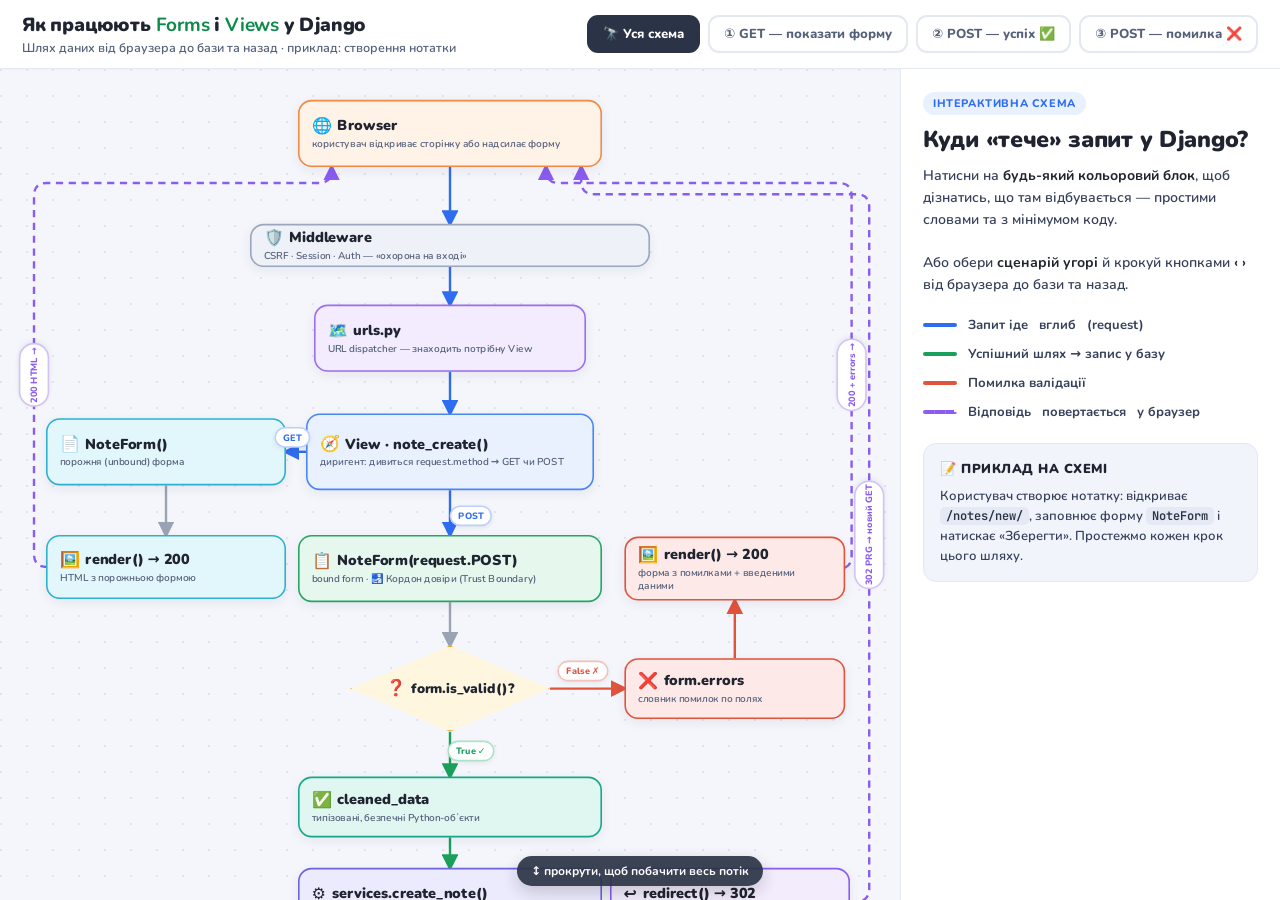
<file: module_5/lesson_Django_ORM_Database/Django Form Data Flow.html>
<!DOCTYPE html>
<html>
<head>
  <meta charset="utf-8">
  <title>Django — потік даних у формах і View</title>
  <style>
    * { margin: 0; padding: 0; box-sizing: border-box; }
    body { background: #f4f6fb; display: flex; align-items: center; justify-content: center; min-height: 100vh; font-family: -apple-system, BlinkMacSystemFont, sans-serif; }
    #__bundler_loading { position: fixed; bottom: 20px; right: 20px; font: 13px/1.4 -apple-system, BlinkMacSystemFont, sans-serif; color: #666; background: #fff; padding: 8px 14px; border-radius: 8px; box-shadow: 0 1px 4px rgba(0,0,0,0.12); z-index: 10000; }
    #__bundler_thumbnail { position: fixed; inset: 0; width: 100%; height: 100%; display: flex; align-items: center; justify-content: center; background: #f4f6fb; z-index: 9999; }
    #__bundler_thumbnail svg { width: 100%; height: 100%; object-fit: contain; }
    #__bundler_placeholder { color: #999; font-size: 14px; }
  </style>
  <noscript>
    <style>#__bundler_loading { display: none; }</style>
    <div style="position:fixed;bottom:12px;left:12px;font:13px/1.4 -apple-system,BlinkMacSystemFont,sans-serif;color:#999;background:rgba(255,255,255,0.9);padding:6px 12px;border-radius:6px;box-shadow:0 1px 4px rgba(0,0,0,0.08);z-index:10000;">
      This page requires JavaScript to display.
    </div>
  </noscript>
</head>
<body>
  <div id="__bundler_thumbnail">
<svg viewBox="0 0 480 640" xmlns="http://www.w3.org/2000/svg">
  <rect width="480" height="640" fill="#f4f6fb"></rect>
  <g stroke-linecap="round">
    <rect x="120" y="60" width="240" height="78" rx="18" fill="#fff2e7" stroke="#f08a45" stroke-width="4"></rect>
    <rect x="120" y="240" width="240" height="78" rx="18" fill="#e9f1ff" stroke="#4b86f0" stroke-width="4"></rect>
    <rect x="120" y="420" width="240" height="78" rx="18" fill="#e6f8ee" stroke="#27a564" stroke-width="4"></rect>
    <rect x="120" y="540" width="240" height="78" rx="18" fill="#fdf2d2" stroke="#d4ad2e" stroke-width="4"></rect>
    <g fill="none" stroke-width="6">
      <path d="M240 138 V224" stroke="#2f6df0"></path>
      <path d="M240 318 V404" stroke="#27a564"></path>
      <path d="M240 498 V524" stroke="#27a564"></path>
    </g>
    <g fill="#27a564"><path d="M232 222 L240 234 L248 222 Z"></path><path d="M232 402 L240 414 L248 402 Z"></path><path d="M232 522 L240 534 L248 522 Z"></path></g>
    <circle cx="160" cy="99" r="8" fill="#f08a45"></circle>
    <circle cx="160" cy="279" r="8" fill="#4b86f0"></circle>
    <circle cx="160" cy="459" r="8" fill="#27a564"></circle>
    <circle cx="160" cy="579" r="8" fill="#d4ad2e"></circle>
  </g>
</svg>
</div>
  <div id="__bundler_loading">Unpacking...</div>

  <script>
    
document.addEventListener('DOMContentLoaded', async function() {
  const loading = document.getElementById('__bundler_loading');
  function setStatus(msg) { if (loading) loading.textContent = msg; }

  // Error sink persists across replaceWith since it's on window, not the DOM.
  window.addEventListener('error', function(e) {
    var p = document.body || document.documentElement;
    var d = document.getElementById('__bundler_err') || p.appendChild(document.createElement('div'));
    d.id = '__bundler_err';
    d.style.cssText = 'position:fixed;bottom:12px;left:12px;right:12px;font:12px/1.4 ui-monospace,monospace;background:#2a1215;color:#ff8a80;padding:10px 14px;border-radius:8px;border:1px solid #5c2b2e;z-index:99999;white-space:pre-wrap;max-height:40vh;overflow:auto';
    d.textContent = (d.textContent ? d.textContent + String.fromCharCode(10) : '') +
      '[bundle] ' + (e.message || e.type) +
      (e.filename ? ' (' + e.filename.slice(0, 60) + ':' + e.lineno + ')' : '');
  }, true);

  try {
    const manifestEl = document.querySelector('script[type="__bundler/manifest"]');
    const templateEl = document.querySelector('script[type="__bundler/template"]');
    if (!manifestEl || !templateEl) {
      setStatus('Error: missing bundle data');
      console.error('[bundler] Missing script tags — manifestEl:', !!manifestEl, 'templateEl:', !!templateEl);
      return;
    }

    const manifest = JSON.parse(manifestEl.textContent);
    let template = JSON.parse(templateEl.textContent);

    const uuids = Object.keys(manifest);
    setStatus('Unpacking ' + uuids.length + ' assets...');

    const blobUrls = {};
    await Promise.all(uuids.map(async (uuid) => {
      const entry = manifest[uuid];
      try {
        const binaryStr = atob(entry.data);
        const bytes = new Uint8Array(binaryStr.length);
        for (let i = 0; i < binaryStr.length; i++) bytes[i] = binaryStr.charCodeAt(i);

        let finalBytes = bytes;
        if (entry.compressed) {
          if (typeof DecompressionStream !== 'undefined') {
            const ds = new DecompressionStream('gzip');
            const writer = ds.writable.getWriter();
            const reader = ds.readable.getReader();
            writer.write(bytes);
            writer.close();
            const chunks = [];
            let totalLen = 0;
            while (true) {
              const { done, value } = await reader.read();
              if (done) break;
              chunks.push(value);
              totalLen += value.length;
            }
            finalBytes = new Uint8Array(totalLen);
            let offset = 0;
            for (const chunk of chunks) { finalBytes.set(chunk, offset); offset += chunk.length; }
          } else {
            console.warn('DecompressionStream not available, asset ' + uuid + ' may not render');
          }
        }

        blobUrls[uuid] = URL.createObjectURL(new Blob([finalBytes], { type: entry.mime }));
      } catch (err) {
        console.error('Failed to decode asset ' + uuid + ':', err);
        blobUrls[uuid] = URL.createObjectURL(new Blob([], { type: entry.mime }));
      }
    }));

    const extResEl = document.querySelector('script[type="__bundler/ext_resources"]');
    const extResources = extResEl ? JSON.parse(extResEl.textContent) : [];
    const resourceMap = {};
    for (const entry of extResources) {
      if (blobUrls[entry.uuid]) resourceMap[entry.id] = blobUrls[entry.uuid];
    }

    setStatus('Rendering...');
    for (const uuid of uuids) template = template.split(uuid).join(blobUrls[uuid]);

    // Strip integrity + crossorigin — blob URLs from a file:// document inherit
    // a null origin, so crossorigin forces a CORS fetch that SRI then rejects.
    // The manifest bytes are ours; SRI protects against CDN compromise, not this.
    template = template.replace(/\s+integrity="[^"]*"/gi, '').replace(/\s+crossorigin="[^"]*"/gi, '');

    const resourceScript = '<script>window.__resources = ' +
      JSON.stringify(resourceMap).split('</' + 'script>').join('<\\/' + 'script>') +
      ';</' + 'script>';
    // Inject after <head> so the DOCTYPE stays first; prepending the script
    // would push the parser into quirks mode. DOMParser always emits a <head>
    // (synthesizing one if the source HTML omitted it) but may carry
    // attributes through, so match the full opening tag. slice() rather than
    // replace() keeps us clear of $-pattern substitution in resourceScript.
    const headOpen = template.match(/<head[^>]*>/i);
    if (headOpen) {
      const i = headOpen.index + headOpen[0].length;
      template = template.slice(0, i) + resourceScript + template.slice(i);
    }

    // Parse the template and swap the root element. Scripts inserted via
    // DOMParser/replaceWith are inert per spec — re-create each with
    // createElement so they execute, awaiting onload for src scripts to
    // preserve ordering (React before ReactDOM before Babel before text/babel).
    const doc = new DOMParser().parseFromString(template, 'text/html');
    document.documentElement.replaceWith(doc.documentElement);
    const dead = Array.from(document.scripts);
    for (const old of dead) {
      const s = document.createElement('script');
      for (const a of old.attributes) s.setAttribute(a.name, a.value);
      s.textContent = old.textContent;
      // text/babel scripts with a src: fetch and inline. transformScriptTags
      // does XHR against the src, but blob:null/ from a file:// origin is
      // silently dropped. Inlining makes it a plain inline babel script,
      // which transformScriptTags handles unconditionally.
      if ((s.type === 'text/babel' || s.type === 'text/jsx') && s.src) {
        const r = await fetch(s.src);
        s.textContent = await r.text();
        s.removeAttribute('src');
      }
      const p = s.src ? new Promise(function(r) { s.onload = s.onerror = r; }) : null;
      old.replaceWith(s);
      if (p) await p;
    }
    // Babel standalone auto-transforms type=text/babel on DOMContentLoaded,
    // which fired before we swapped the document. Trigger manually if present.
    if (window.Babel && typeof window.Babel.transformScriptTags === 'function') {
      window.Babel.transformScriptTags();
    }
  } catch (err) {
    setStatus('Error unpacking: ' + err.message);
    console.error('Bundle unpack error:', err);
  }
});

  </script>

  <script type="__bundler/manifest">
{"20f5fa9e-77de-40b5-b34c-0438f2f2b29c":{"mime":"font/woff2","compressed":false,"data":"d09GMgABAAAAAAZoABMAAAAADOQAAAYFAAEAAAAAAAAAAAAAAAAAAAAAAAAAAAAAGhwbHhwoBmA/U1RBVIEgJx4AdC9MEQgKhGSEAAsgADCDOgE2AiQDOgQgBYdGB4EUDAcbFgtRlEzSeBRfJcRxXSwko8GaGu0rSEK9OeT37Ame5+m0P/cNAlZysqTS/YDQLp2uOkdrbV41JPX9JpjInticaMQSVTKRECFc3IPshhLlnEL9X0haNplWUHRyQlHA9H0tooCT9+5/rdU/qESaDngJEBIpk07s755rxdQir4tm1bgNDQWvXKYRslZWdQZK7FoOOWn53PHs2p4IArgBAEEwEAQBBAGcJJOM9OqzfQxRdAALAAI4ySUX5eNtftF0U4E0gPfpuhon12GAukKNAxiI9pYpEAkAChxMOZWNJzBgAXiP6Pu1C90/QbsgxenIvf/+CpWr/gDpGAiCHQVEYwLZqLVzOdMHfAHzBnw+hHmOzeuQjBsNQYkfAAE0QIku14F6C1AAYtPSQR2Blm5hTC+9GmcVq4qGnAL5QI5AJdTLFPkvIwAIxns8AD9RVeXkLA/APAAFaEA0GgJEozMNEIkfDYWHdIJ+eV+U/[base64]/mFxR3NRm3VhM5du/r3/r94ll7/+92CToea3uPytidHJyru5mfcifn02+rui1H+LiOl67umgyVTOCIseMperjxlKDj5qnOSyQKZNJYMikpWfg40SB1p6t406sCsz0aGqSNMAxB6YQP3Xw2zlo8pSagZtR1aTAT6CKGTRqI62b1U/lBdp6tp0+ldVGaZoaq0vS/eJLH+RMWis5f1syoGLJa3NXSVc0l5fw9Cycf+X0JZ9EfpjTb+zewlrdqsCX1zdIvAv8uQhg4kkVQV5sJjq8yAE1AJWgcrVXEGQ1rlF/MBaVzL8fQYBqfADUAhBLMpnU0cIsgi8en++f5/kgAAh2stLBv/evjIQ/98Vlp/5/xlK6NVeo3dXZSX3/fPT6+69//E+IAdo4O3cSkHl1b0fHoeLwWZThcP4cnZoa2sbJ7eawfsXIjH7DXjjZzg1rb4fenm1pxzqmmGP4U2PjnIQPkhiNPQaZwzjKS4e2a07vidM74k6f8LpNqqryovbti8qrspsP/f61nv/3QyHS+wy0ZnYdzPMOdmGPLYNiHbKjmkRo7BHIHMZe8vTlDN3uCIcv7Ii/2HXGYdMoLk5ynJElk4qdzvCen6YZe8Khm3KwdXb+m6qwhEzpvtiZkZYWCjnrW1qb6mV+U2tz3aUS7BW0jv8zkkIkSXiWNhNRSlNqm3FmX3TX4QTz/Hlc8XSDAKpW7/Ok/D3V13zarmn7AH/+8MgdAH/+8d0JsiyqRnsFMFEACHya1WqcT1B39RwIE/Xa6aXqSYB/GS57ThEAwOcC4CcOAXxko5GGlp5VOjqKA41FdwBvqXQChWSlo8IrZ1CjWd5AnWK5Bg0SZRWaFMqARC+1Ep1JwC121PHKGTRwcwFN7JxCG5F0oItqnkE3lWxCD6UMQS/1xKIPN86/6ccJjIBkDxQbTA8kvCebKNMi3QOewrADKZBVvktvLtNzIyxCkmd2V3Isg9FiIXgWmQcjKFtQiRxHd1Yxap0ezsrzWBwT8IrUKsOYsq/hSk90PJXJ0GMlnqTHUjpWn6FWbZ+w7XPln6L0VB+FFAUqKaWSCioKVUFmU2jJpU0luwi75BytqY7v3XwJUnn0NxKcmi0HlnRG0UA7cXrLMDrKF1BPSWxB1ltbke4/J/m8u20u3s9ieexWNxOS9fcaYP/m+ZooptxagwDCPfuAbD4XRbNoooshptjQxC4OcYrLDM7QqU0jq5fwg+pgbxTSu55P+vcp32DMnS7LD4XX5cFy1XNEevpMy6Q/zCL4cxYmabdVldc2Zf/F6jn9agA="},"6dccb1a1-b284-470f-a2e2-10af7b152ba0":{"mime":"font/woff2","compressed":false,"data":"d09GMgABAAAAACKoABMAAAAARngAACI9AAEAAAAAAAAAAAAAAAAAAAAAAAAAAAAAGoE1G4JgHIFaBmA/U1RBVIEgJx4AgkwvTBEICrporgMLggoAMKw6ATYCJAOEBAQgBYdGB4kHDAcbuz1FB3LYOIABLu/mSIS5Uh2BKMqWIlH9fzxQx/Bph6htwkMRSkXtbrXS5GSVoJQaVJm2zimVkt3KUNAjuCli5Yi1sTgYFsdrjZs4iMcqwguWrsaMKcxFJUBgwG5zbLSF2W7ig17xYsv5/qvr5HhUlJ+v+Z743CM09kkuFDHW9u4x9ekmifQJsfRDJYklMp1U8BCJJll9eNrmP8LapvsfN1faeCIhcuQ4OO4OOCnhiDrhjlSxetkuyl9Zbr9Sfq+/v2v+dZqfJEtfaIkt6UuxQqj4fFjEiXHvfK2Vn+vc12nrMAHDAfrAaeKAbGdonUNeWhVaXo/PyTxsbtZQm9YQAqVDrGYcTc71/yuw8nzv67xdrQoheIIEAgyEQXjedu+PaBdYF1jgESRAs/qD377dvdu7N/75RxYl3gSBxAFpQmn5/c99zjz4MDdZAlKrSkIlXARjfk5XJbaUvy1LQOGRndxq/Pftp8vLasuecgsj8sOyCIexnEexaym8K9SJjCnXJQIIYGcd9D3MATbf35sz2/9YMYKLi+PiCDdmZp0pSqfQdKF1/3e/Fvh8dFoWSV7gOLMn3XhRGC/SzQhdXkWcYqr8hRzusuQQQ5lCFXPbuSzt1ubpx4b5gR+sUTA0W1XXDsZKW2oHC221SpRtGM+NREhFfgXJUtOXNQbtCn0MXc+8jUT7eqSdiBj5texMrZJvDadLFF/wGSGEULLbPm/NbUwTO9ZQblZxYYg03/[base64]/b9ikcmGTrb27cStyt1dWc5LFAZ766B8CZSED0C4PUAiFuLIyZIXZfKUFw9stxGFiZBrDh5hmDAQBQBjjuFABigsWPLlXCgKvirmiHPUF5LLjlb0CJuRvwvcj5xAKAN54bwdg6EymUcDBug2IJoruw/QonrfBCwD7lBY/Av/8ASDwc+afcLZ+MAe4gnkAihTAcTuLCyBtXMpw5z+7xzgA8CksP2fxeN0CMFKVFrmMcGUC4AKASOCbfm+DwygSZ+hOJS2TjCgaDmbjKIbDTb8OvUFNqVmj2IJszIJ9XAEskqT8NNH4Dypt3Ij3PA8O5fk61ApWe/jQUv31cNd6TjwMiUoabrDeZnscM+vDLxX/wVk9JDqJLDRii71mfGgxmTnR2Z+P/6v8BuDHSC1MPICLWRykDFK0k94hW13q8lzfUnY18Fn/[base64]/asWqZ0MUW62vQ2Z4trRUdMXy6TqanA00vjg3pb3VDreGuW1j6k1mpdtdqljnqPE0FxYoIVW+qzQ68GyXEco+h5g3XNWdeev+bgFE5IIF6K4DHquQHGYFFAWgZ/jvF7eMVPl0aBOUMizPqfydE/1hn+34g3NOZBjxyQG5BL8QFlsC45lJB6YrBQ0DCiRYFhhV0SAzqTIwajupI3DSBWliKKJdnUsPDLYP++eTRU1DPsstFIknvwRMiZd7gB/gRa4laQIpDRBUSUtplNfFCN0ztBbBg2+kPcNW/7UvFc1koT+KW3+7Z/MMxXjaDp67nh6fP8XLEEcDbaZoZES2+ysPQ2LElwbBvQ8jCf8SyEx4zs9Ung4rX9JZxkf3+0OWV7OnDBqJzLK5DPNXVkoqhVQB0jkG8R5rKnDcOENN8gz4tPoUjiTC361wjKLlD0G3M1ArDHpZkSzc9QJBdMqsJ3k5xG9/puUT6iyxGeRFyy1S79YIrLjic2udsOGVAzphnzffUZ+/j/aOoakLBDIaxEf8AHTh9Dg0AXXW1oNu+jOAjVErCYtbu9EhApauk71W5yg8enxc0wdUWyUL4TcmcY2O27Z/SbRw85wzU6l0GzcqFA551XlAU/omi/fd4r9E1cfWOeYTRZzXqvhjnDjoXBoUA4eau2iRqn4LOMmWBj0Jo6GcKJZIyIDPUxg0bogmm62A4LT55yU7VyJs4VNN/SmFOs0soqGptC3uB4vhwgIUwTAQ09F2RhNICGQs1vWmjQH0ydlRoM7S5elY8wlOShmbM0FSeZMvNpIS8UkeKRdBXtUQq9Mc5wQWNmjkTMYxEkMG61KbLZ6HvCGcwnYl2bIXwma9SHXgP4NYh6FajkU9DMVvONtHjb9cEghPJASFg8pTt92YRGlE/[base64]/KR8zZGMWQaAwOFe486JLcwXFey3Oc5VFk4z4z4krsPBXCMg/00i56ir45nZz31qnQdW27XjdhOn9jPq6QIqb/JXopgJ+aW/PkXIf8uU/fOHjpo9ov/h8GKyvTK/4fiOffzAylo3Cz3dVELT4UkLUEEVTZwbaad1DrTTZCb7A5TOvdE3rCqFbjRv0kkJcQCYWKwR2EKr5MhiBYWBnHaRQjEITAUSdKBHz7iFAaUzIsDDL5G33OUyKviOf0gXie1s3r6PN41DwFcr7jmuO+nREflNZzk+OdtJm0YZjxzA/f4ysp7pwaB7FG7uq+63SpB5mn13bd5v2I5xq48hPOr++pbsX+O9Q2P5GPlEgLBkvGFvRox/vYiT6ypLNopGBYUQIkJQSjgHMpwnFGvcfoTrzEqsApBCVQBzrkEL3piuGDWP5rS1qlYQlck5j/VS2HpRsOI6TNiJJtyGEgL7F1yrXRUlrrMJlNpFErbcGfTFU7KqheO6IKsa14YrQHRGgNZkD0mBaWyfHX0zW2Ck+/w6CNZhTg/[base64]/i2ohTA+dM6HFSUnh7NAUkSwQIAjwCrC6EfxEqsC9yA4jh3BhhyiJ66YZwx0PJCnc4IlJp/N4k/1sdeZpB2UQmf229ElSzjrr536fTVmxmawIF+txa3oDPq+BSuLdL76xU46hkvFar2w4cIH9oVUqdtGOuIUA3lY+9V09L9mSHkWqt90s31hpJRy2lyJUArAz698eEFP3209J7RNJ3r6b8s9vPC5FT3jD/S8ZtN9s3biAXDfA9T7r/Iym/yJp02mp6lJf7JsDjD5GZ/hkzVkS0A4YivIKe8a1Eoa0xhWdA0YyN/m8+zeWQE2eF//fly+b052wzLzxcGywnsm9pNz1PTOaf1Hfxtf5rPAVTMOFl2fXJNkusxii8si6TQzk6ktE/HBoCzkCsmGgqCuxNIlN4T1dMBjNFrcbXrEQ5ppX9Rod2p1NgNqtFt0NKrtyMCW3Do2CovdbglGJ9vSEkJM+kSfFtD58OVCLsWzLf90aCpDjY+ab1v22RBQBQRSyA3Yoo+n8vTulwr3cHZQ60OAyV+5+0e5sBs8Y3/yg8rU1sxz/1RXf3LdSCZVOAc4faSxQwnHTPO4gulQoWSARDtUCgafN8ExWomS/sO/N1KvSeabT7JrIM/J5nnJaxgErlnxPFmoZAaGE3/SfyIkibR+cGSYzoMzxfSuPL33o730XucngODMBWbGZ2wzYzP+PPiumL4n7z0wdoBMeO4t/wj8t37DdTnDH1e8bgNgOp70CJFSa1gc0ySskjjs3Y/YbAZD+gzIfrBr97TvnDTH3aTbm3mXZACeD0ibO7qzEWWkKxMTuZvVe1Wweo+6WcbkA3lgoQQr3yzkL6uWGmzhADlFhgO26YOb+K+BDnuPKe4xCJ8QThFlAOo8JT0qdRocQX/bVNtmlY7p9NH0KYcBurxxCroMMmAvxyqUQWYDZZwFuI1GUXMILF/7pe/LTSh2i++5KI3BDAODphKcfcXHYKLJrMdVugm0Vg1FCiYOx5/ycDOjUMYJB65kljccDOwb8GCeqf8DpzfcFkj4DLTI+LpYd9XTGrC9pD2ajVzh8fjzfsSzKxrJuCk6GxmJ0FlPu+SEZkRzQjJ+MYHuuAkvd+YcJnU8qcK/[base64]/+wfWDMvV9aLB4spJO/6n5y/WXJvMnuLgwPGC/m+1+s0Wu6G8UtSvXuCda/hauwA9Xw6KjUfaqfo8HRvxCqVmu+O8on+SbcNTeG+wADBSSVsltDZ++P7p4D9CCTz8ASYg+zVxzquvRgidqctf8wv4KdgYELcI2ECtQjkP0e8/zz3JC9b02BQJc0Nq2d+6pbm0tO2R+ey0UDso4OW4vL8FP6tiUppK7g3uYCAIGos9eOEtD9PcXvt8lrrRH896F98D/HzY8857ZDwHv7YOJ/l7mWHygh32Q2hV74seY+5UnHmz/61I9bjYeM+LWnQhm1ePCzAi4fPZnrFCYBUOZjtvp25UWvVF88/VlNOSJNkR/8NEHibDxGgOnxk/ZTo2d8kNRGeTNj+VJ8KzFJB9pGuKppiD65PXxnpiX6o3HrvNerxqQyQZU14PpD6apcyenkjea9E5VTgEcCpyURTtjwps4UWmbTH1Ta+tN6pVEuWpCwBIUrPiUx0uvnPW9Daxia625ddwKQNt68Yg7EsQLY5B/ds+sfdboox7RWDvL95S/7TAK9wlFqckY181k2OEvn3FBt5xV8wL1gsjQfbVCw/jYkJ5r+FO7pCKSNSyv/UPIUuyybubdo3fGgnTwVuetVI7T6URM/mQ2oqGlCIppdJgVq6f1YEuJ1R93+SM/+yH/1xFnuy9GOqKx9nOuaNxuhW6Un5PfCDUem56LY8Aw/e53liDm7emIfwvRr6/Z8lpX5dHHjsKHpJJD4M8H/I3f1d6liAHT6FDd95NxMkE6eLPzZipXLsSdpNXPZiPLKHcC1Xl27MXAYvNF9thS9ery8kfJe2n4JfKiydh6lzSKlix9dK9ElJOfk+dEzdHpkUR3luEVfwmsZaVBwV8VXnD57qq6qur6qqr66r7675kNJLvrvL3kq6vzTdwL3t3L7UsO7AOSTbawB29r+l/UvLipDedigRUPKDTMKT0sVjlTwQuNI6J6aUCUBUCsYomPA4+IkEFAVmBT1nIm1gXRKB2snpQgmgaTn4sgqTMFhRpTQdAEgRlQXciZuRF0JpWEW4RSkFk9K9w35fVjzDZlx1GwhQeNDklSD/M8jHmB+cGwqgANOmkESDBCACxQEZzjvWaAcFxwQ0Ox8YFW4+4zwLlypYpu6RCTLcIT0cMUZB5xSIEBmlmFDEQRkPDboNP6A2LQREApwJWKE/v13Tsybwbc22JjBYII2kOL+bEpiKCJ2hQyeRa5tO5FqKggZFWCFFdpxGVsbQ7H4zqCFIughWXAiH5VaXJVKIWPzkXEZpgFfkqMaos5dYRIEXGhGKUFEg1yulqVEJauWeIv5RSACp4Ih6L/X5ChUj2nQRvtd6UHvcx5CeDkCZ/02XI8p3/+rKGIBPt4LXMcEvPNSiJWcSCV9MIU0yHZ5FFICXU11lRrHXXXtoY2XWGrnU56wBt9wIwTxn5XUliRNViXlq4s5apG3VsXW63v7j7YVBva0/Xu9rhPkUUTQ9wJpCd7Q0Yfd4JJpJJWBvlkMO7UDzzEUNM1m+aKKc9mTitc/eJrW88O7WUb3VX1xl7RVV3zdd7YHbvr7/5XgCimoQG9Mqb1uB/+YW+Ms/9QbTAiFX5vn9KAYfz936v3Xn0kS0zAJ3HiRILuzgYb8LxLGCIYP04UIQKRf4ZopTGbTiPGXAFz+wqPq+b+G9VibZ8W/48wJeGymZ4OtXpc3xrfmkM3TnFWGqYiQjiNyMGyd13deO6ccdnJDp/p6umBSQcmyLSfYqE1QPpJAlcoQ+xC3jxRgCi2hC78dHMTDvT73n/f8r6QM/v/7Pyz36FMwNnoLs9p1lYSCt9/C779PkLTeVUBhSSzxwM7rb41yK0rT0/WVqjUNU3TlZVEOgSSMIr5QD1j7I8NzlcK46xexucJxkpCJU5pzwTgyIpiWV6SGDjKk2Tab/ZcHvie1512wMAf8YBdREpdaQi8+87/4vryAqGLq6uzoz/V4ZbWDqshC0hObGFHAhtKMAJqltekUlsOhMUJRpEjC2Dlh4Qi/UTdOoLJiqvRjKGpla+OiGOfgHo2LlcdJe43Nx8eYrH539Fk4KxefXorjh7lgdkidU1rkNf3H2K3dJeKJq42zRjf+/1+ktIhlk5epuBZolQOTYbSeAVuotTO2dsbdRoXdQhhhLTjuxx6edfNx1NTba6bR6ZBsEMWxyfDLsP/1/8notYbAXxX9r8SGQKG2fxyuen8jPOyAgKe4UG10g+ttg+3Vw+VBEv/8uz0+PT0XY2h+zPhJmDJgUxImXWMIg8Gl4Ogzvhb9gHP1yVEao3Gf7cqK2805zstJMlyZd/[base64]/Pnc//h4nZVb+4VgUUoQODiQ6WTpu2J6B/Dn3XKIiSDCrJaSiFdq4q2wpDlfQxPI7eiqT9NcNeBNsdjzQbOJG1Q1TD1RfiiFkOL49ja+NNhVf8Dyn9dT4I/CHD7hASalIJQ6ceOtIrWkWMl4dK/Pru4vDg7di0wp3bJ0PpbaXMZoSf3pnu0u8wLtKF17LHMzjA7bX0drXKBr+u7cRQR6DGXe5SKhMSITqiIZ/PxYS9KZ+UaLus5Kagh48QlYARpBkYAuCk9aqGDj0FAbzJwpvfeNNSXsDxBryyn0yCY+u02xp8c/XF4/I+Hfu48Hra6ujI/M1ti1tc9Xe+3p18VB3jW7kzixu6vW93ma1UYsgq82Ogji2DNfljs1EQe2+lhOzQUAGHTunO5i7CxE0XfLQQ0NVyOYYVZcIVbsenK7JUYqHUvCfLQlBjNj2v4hlTmDZrS2MNMrbBAu5IQjY6Tjt6ea20kiwSXuFWQYA7jxbqqdk2uKfQcx3o/SoTSLZ76WMxvMXB96/35/p6VauilhTGHUeGFrUD83fhf5cu5eVOVQlfDHcbnJfzxod1QH+qD20Wbn979lx++Yhx6KzmpWZ+RuijLHMlbaUAD+bHbrZi1zTCg5fBQ2ZzvexPbfY4fXrZsN9A9+720GddxNttS6xbc9B5JTKg8DcvKHq6e2wjnrIzXxp//dqf4B9NtTqM33RXdV+4HgQcazyoUGsJqIF4J/Ut2kDWgyfBpS8oRgbzCSsEqK5iN853Of9cW+Bg4NkZ+viaClEoknrW7026wuevMQCbQxBM0DMfG4u/Wglrfq4IG4Eriapv+7+Kkzv+7y0o6Io7Rkglc/ZGddees43Jl7vI9+0FuhzzPyojSFUmAZb0shTU01DAIB/rCc5ZgD3I17+DmHfDA7/eCKqyisNQzwSi3bZXABN3bWi4wg2Ar5OnG3IawbMYJmbA1dFIv53Dn2GMYlxUBcZ53C0ho4GL8pe7TIj1WkY/dAQ/Nc74iaBoTXeM0Uf56YhfLpmaz9ErgqkqiN0cU7UQVrme7GEqv3AwXeJu0DYFVTIThFqcxQppzhtjpI3C2s3QnQz6Iy9FdJ/DXf/kAWQgStMt5u47OhMOn87LTgHGUYxs6782g2/tYS7bPwB9nsd9SPug0s4mi7MYa2FBdREjNzYCGvLJJBmouYxG3JpV5k6HU2zOhhrHd2Pr78Q3SEcoK0aoUQVlYR/XgIfoRwz4Sxp9PF8XymM+mpqa7jjOn/Kmi4IEP/hVw4m26a+iZgrg1fOvHk90asEFOMipFx+m6piyWjAWqoIA31GBIuhMclxcZoCiS5PkKFbI2otl+ATJedNf2FLrztS7NAwYK2/dk04ODFuwkOan2Ju3BXAknmUCDh3WDNJ7X6/hbBmbv69A+8vKeY+DWPkYYGqBr+/n7SOiVqWKa6RSP9g3WMtsoRZVQOKQXDhfJidqBB6zOVKTatmcg3AIG2zxjEWt3JbCRQqYcQwpGRFjfv5HcBBUmRjW/zCkB7BdFJOTGh9Cl51RUWAy3O2qnNL9cJ0SFObshIxnXM+UeZsixq9Z1AlOO33hQVAIQKgmWwx0khxIVoqRR4plHJpHknoT7PIawaLlZNsEcb/gH3ndnP7eyMwaXplnUtZCe23tfURwcRfHNyfpc2zO7olANd7UoamtbTpcznEW57ddK+A0VFlL4GQShXI4cufpo7rsc0ypmx3I5YsodhewV+bgp1ceyKyFmiOKzEFIISJhuSQd905vT2YQkT618tByGiTd6+FK6ZaFnDUSDFC/qgoDJ0dT1ZeQGK/+2G1/Bh3TymUJFey4wDuTrd8c3jxAn1eDpVIcf3ZD+DZdleMK2S9rtDbmFIS+ZRcFsXlTkLvDV/EKitb+bkv+3RAq3M2IEh1YUyXKbFuGoQGnUb15zThjFqHuVWtDMoP6LCmFZlbG8Y+Du3bvDztfvlbI7dPf71E7/TvAv36FYwEnyBeEsAOL9Fx+CF/9f8AFwO7qF565CEkKEEYSpFaHetelc8lx01mzJvUYGojmwV1AcsLBXCL1BToGl8+GmBEtLgZCfZwAzFbaqmnEW6kJ8sY5ivXByjIefs9nuOESi6ezv+gaRLJv4DUihCUbHdJW7Dx0HnL+/5zvNhN9QVAfLfZz0yf0IMWjpPKULpoV90/[base64]/PHopHKkoI9PsNylMviQ1WdRw9LcUlO2mGqRX3HuOXijS/[base64]/nAA1AkCd+4dv7yfBsXBzH4VJzUTZQ1BcG9GwnwPDkAbNwQcr4+kZg+MMwfjgASm4Iu3Ivmx4JTVkN0nTxHE8cEC9/h0vY2yJ4iFpEYBPjvYj/nqZHYaTX3NIUMf61gr1tkSMgRKAEcx8gR7QNNDbDEN/CkalB/bqzvNwAdzh276e3Gyi4XcwPg8AJ0c2ih4dDx6//4ft1sMARMAFILne7v92cG39U/8Bh/hdrAjotIXFRZJJ5MjEuCbCRksE/xWEjqmPNoxqD6AVk7GIeuiJWdIud2FCRZRPoCGKkxFstTDr//cHON0mYxPoXGsBBjogOAvTW1ddjRHgMEmiFVxh4OV8/CfeAN5zd8pFCrJNYwcRgDJARwZWvGqABWd5j+mZnH1+HADrdHgY8GcI80xaW6p5eHDCZADYLlkS4VBZ/[base64]/zXXLl7LjUkaVH9qjkFkdX3uK2Zlxi6D8LbD/F2tYBypwQDzSCiD6YBy39YUoaWkhfTrL5UHxsv5B3TPnvwxclWVE13TAt27lYUL5kacWy5StWrqqsqq6pratvEDZCTaJmsUQqa5G3KmClSq3R6lbrEYMRNWFwBDMLK1IbGzsHJ5d2bh4ULx+/gKCQsIgoWoeYOAYrIRn0k5aR1alLt5wevQl/I9mJbNH4n2sldtpYEIYQDYMnWaRajIhFVcgW22hjvblNQBDF3cKThHLWwKbIGdUuhhXXaW1MuoFxoeOuB0ObgSAapk8WCU2W1aEBssU22lhvbgsQRHHXF0gVORNNkTOqXQwrrtPamHQD40LHXQ8OekHBZ76XG8YJ+2MI+u+/5Dc+lv279qv+tT/c8T/uP2WPXg/W3WHvRz8CBgAAAA=="},"8e8ecc3b-5a56-451d-84f6-bf7303e4a1d8":{"mime":"font/woff2","compressed":false,"data":"d09GMgABAAAAABq0ABMAAAAANiAAABpMAAEAAAAAAAAAAAAAAAAAAAAAAAAAAAAAGnwbHhyBWgZgP1NUQVSBICceAIFiL0wRCAqrfKMTC4FmADCgXAE2AiQDg0QEIAWHRgeHQQwHG4IvFeOYVcDGAQxYiT7J/18StDHCsHag9Suxi0jjBWIqGIoQlIXnpnsSNN54/t13/CoFwpk5nUUJj6rZs0SaMuwxrGiyzHJz7jKVPwvif7pIMvqiTz7v9ytHSDL787St3h/CaPRWd40kDTJnCMFiHEVxiBFjFQMwcrvcq/L2qluu2r1sBm/u/iII9X/m7P/nemdeEnNn3/nql9FYEia0yUcUqpTYxJayWwDQrUMevjnrX+GhgIgiFhSwZCatb2vtcttjELPtuP/0T//0771lMr0bg0RTjBEL2iEKLjZ7R0kUvxTYg2WcFGuAqbdMB3MnpeDqXPyNUAQWAOTo1HZWjtlR9kpggWyNqOzUqiQlZfjRMjj9CGyqkTXvp5RgeHUyABhYm5TsX/o/XWk7f2d1EFwFtcHb5+g9XcJFd3blrk6lkWYtGCmnlXefV6dj0NpngmNdCKGTeR2UA8RFSdQBlelStCmKKpVVlhoyq90qK/[base64]/MDQKspQWFQxDaMAWRAPv8BeMtangDwKOSw3tnB6Bpg/QtnU4BW/x0ATICSAKpwAFGegwFA0ebqYAsjo7MIAH4gqBrlbW5UN5sGZbKpihjKByBrACk2WqnGHgQsAyiNVYW+l2ut2eRCXMzfpukUB/1ajR7Hfg0vj8K6AMhZkfOoF8Aq+QpPGfDfUaQFT2HgswCZPhte5mJU3T025Mjfj7sMHkOINcfazjrsqBWnXOdWz+3FvdkUAGEW9m7uuJOucL3bPJ/tTMHZR/t08aJBc1AC/16bvQP/7reJQxcLCPKqIk0VwGAi/VHFTZEZJKegpKbho6UTEBTSxa9brz49aHoIAPJhgNixzPCgFZKpvIOAALGbBJSFOKqojdmIG5JOlIPSwC7KnXSkamTEpg34fPMM4KwcpAUB0K1oSp5mAZYidRjtAdOq2hSxWCovcGYiWIQjbUbXWT021+6LMIachdNiAUDREyJprimKjSmaZy3HEF/R3DD2MiGG8UkUr4qin2e8MYGtiyJPNwGW5XmK2nEEikVBmR6KiPgjUigeWExFjKwK/vicdPx0zC+Emdh8pM8n+iiqJCQwqPiWEUORD2d8NLfa06TGLbW4VHqLNpyHXYrUIir4e4IfMNuWpWo1azJjVqLIo4eMHJl6Wk6BQgvMiYqMHhaqraRU3rfCbyJS0pWbh/HODOzUmpKduRVX0cQRJeMD+s8guBNdozvdzMmgq1aVVPA3bXVsI2sADHtKe9hsLphp7jdVFkq6dPRSvjWjEJEOsg3nk02xgl6q37kpf2vZ58TV3oq/5NFlBTkkiUBGPAb6NfmZWnoE0IT6V8vNw3pnqTFBzFDW5SyycJqIzRQWpYY0aMQLPHr5SS1/TdbVd1MkiOZCgz9WKW7RlsuwK2dzW0oKuRj0xE1co2usnb/b8smLIhkWGsTFxWZ66TSmMg/P87lyJIgoOwKV3t0QxXuqs7vzdR8Eo8MipjnS+5OCP7PNBFnxWwNZT78qHBEVGu1oJWUhiVyQDxSOvQthJRhL5ndCQ8IJfzldp7n20Gf+GDL79nZ0Y3phheRhChC0ZhV+65r3mfTvmif+Tv+hc6Ej4/vPF3JfgrttoGyl4QmqVcKgh0o++vhW3YCPE5pZRKwS/4S/L1C9dn1xbNl1zyhQ1iF+fmjRJU0xTQcKj56HdRi96/pHazLVshXXog3ng215EsXV07GGvd1grXl1NMlqnX0m1ue37LzkeEEojSForkfomuYsMI7AOtOutg2Z7pKHLUHmkT0yap2Me3Z61BcUDEfa8c1TXPOQ0PK+Yal0bxopot0vehBVCnlDIlx0MwPUO/Z5JBHUfxJ3CgRpuN1JlQbr6wDfoZGjusopx9vVTmSK03WgCm5sKh9BEfHtrfl0s7Heh1ZZUS1JqbywJpvpJGelD68Cw1Y9Vafa2jPFp/qqXIB5EzYmVaWAU6cmsYwtD+jklcmQvMFoTdUbGkDx0NrSg2sB6WMfXCLwnHu1H6eir6xMPvD/[base64]/9ujtONmw7aXS5zRZXs/EkpA6dotapZw+B6LWpp0dGE+/sFNAtgp3T7ww+HXltYWTrV1rc1lb+zm1fQ6rgvWdDK/X3vl5c/Om9x+pDYeUC8NHuRge1WpXroqA+jWDkqjB+JqEKnU2iRhLCz8JV4RVwrxHHbWfaigajgdAydgIkGcxUIhKmwxarQ6uzOSz3OJGZBPxwDz+4NHVZmcxWtjI/FTiXg1jyOsp7EMLJi5P0wa9tLFTiMgeUiqB1HZeHAyqLq9tlCbIN4utWRZBWau9W18k/+OSL9evi55klgfd58Xr9izYBRAT0Z+HVT0fu5TxQGV39lWnFxB++5e+fKKCdal7fE0s/VJP7SXjRSz1MhfuE1vAibsn3LAMs53kejouD9wB1L3XPQdwL3NRWCrSUudS8kfqClDZjBT8ESn6NgxoSsOs5baK/u1/8PMP/vPtz4kShOt71oCBPcqapOoe6hFAzAyq7I6KqYxIl6jo7sZt7JvlGTCR368stLrfRmIuWcr39JYtiMH6Ht7xxvqm5p9kfDgQb7ojG1yMroys8yZximAnK4XVbi3hRWkBHeUUWr4ffrjM7LedaCqlOb7LbzrV9ziBwx/MWZTCssNkYiYoymc2++CvOsNusDjEqfN+d3C0mp8tgcODmhg6JzuJUG1JaLY4b4P/6zsf5wYWJhWu3VwPIY/eOzE4E1P/7O8H5rlUR8Wv1JYcXFac/7Zlt3fTxW11SW02vGjcMb9bb7SN6/XDA2VBjf0skfqvW3tBQa39LLHqrxg5OrjQw7vNYbLiTzT7rf7m0wd5VZ1SQE95LmL49YkXFrs6Ndf80zXcsKdtF/Em5VPrIKHNp3AP2u2oK8UZPe3BuobODoFbpa2/i2b1ioqRcull6qMWp5ziz9tBZe7zqw4FBBoICOlpYh7e7nF2RYb+ALjNabBqdzWkL34lz2ZI48so9mXJBrFKS5T+s3ZPTkQOrsma+0CnVP0vVHKnpqTpAgeLtMs+D/dy1ambo8tMVFacf3zUEwTuS9JDRhGt1Ztw4RA+Fo5PBpj+VXjZaHsrLvBrwl5sdIZy3Yumx9CwPjDYPyTUBK63zOMxmj0mn9bSa+6i+5jabydRma/bz+nT981tjUMxuoxlvw81v0++Q3oI2RiNurS3phtAdJVZFICSz4QGZnLadskoCHXKdnfRYiorQ1svm/ogGph/9AywWJ/S+tEKoQv1ywsY0qruNtNqu0xkJwrJiJaxGpvM1mKGZceh95ly5NvclOcOzF+5RMGXnScYIMc0+qUyDeBXnvm6wq7mj1Wm/k3qNesJuNW2jALvjzv7xiVCwK2jGnaaPJsigr+XBkLrp/jvZfxsJp/lBSUpSB+QiQbvT+JH7I2NpmBVy+NVE7oR7M0xOX8fzXe2xNWb/3/UvCLMqKrKEL7hLEfXqc5k1Ktr1fMctaNJYXWauuZjOO+ah2bbokUjsCLTfiJvNvkPQ01Auddd+8NZM5WXRvA/eLhiovwjO8oUvCQQvCfkvwJWrXs3uXRpw3XTlCX31BdWp66ukTEQ+krwg6sKD5enyipry8pqKJvxP9VrBxq/87cYcu6RvZXk/vrvXizcLUyJxnvAlXBrhjb36N+hjvXY1bF2F/[base64]/fx/APhcuoL+hIABtTTV6T201pl5b068mgzEQYVmZqrrHrHRzT/QP/GDdip3vHgxZEwBgQkopv78dkRoijbVI4JIg2tc/h7EmQPf3Rpos1W2jkCYBLhhxGdZeKOlRzTFWDosI0uaWlgzZvxb1g22zWX4NUWgHul6d8PpUf3ZNBq565AU4D7bNod5bBhAAoCn/N1z7Avy7q7BBmRqtaFGLDsMN8Bh8hQDKRhJohR1oDh3r0q7rrlbDFnTgACHkRSoaQ1NoAX0ijAzLomyXvfIL+aX8Sn4tf5F/yQY6gy4hG4dwHKfxJF7AD+In8PPaoqRO6tn6f3yL8lCPUd/YFrvC/mL/ssvUEdUiU2SBvBymw/lhg9wmWzSgaTpDf4AgBjCKGGaxjJ34Hr/Bn/FPbNE23fUInohH8WT2H/ucZ8Xzmnd61Kd8t//kP/tvpgAEXjCWAiBQvpeW7+5Gj2nbjovACHPGslwsAkHIb/z19a+feQMO+BzW16voVS8WhRQwRFA7iIsQBVF0B/qSijaZTGhamPQ1t4CX5Grb225WuDTdaPSJF+vFyUmZd/eCrb1bqCjSThOIVBupsOP+7q/ZlcD2PAB8LTvprcRWeo1SOpeyLZaLZVmVyeIlcGkxQ0oR+HYWV0gProSWhctus3kjs6bphHQuFnMweLScks8HvV446rVaR5mMTWmtengoHPlBkNeeNmjEBTlEjOq//67euHbVca5ev3755L9R4Fhp0DTlttOYX0LTyizHn7ple/zl/kRsT7jxj8vtHg7P9a1p3YrFWpUu8EpKRvKCeiHdAL5UTN5IgTCs4/[base64]/GjOm74DId7FSL7RNplb400wrRdEHbGUQkpvQx+Wgplq9XB/l1UH1YwohsKxE0ZCothsur5QLZ/rg83D592EPiMHzHC9/midjPo9jsHZ9uTt24VqjwtnJo2TCfedamE3ZKR2lGWlUr6t5FPJPNsQVIVCdbqAL30uR9WTMs+E1juN7ohBih1bWbl4Ed9JyJ/6y93Nd17n5WVEeP0+GlPVYhGk+G1SU1HMSJ+8O9AsP3no5EZulG+9hfyZv9/x0j/85ddjnxyuLezvP2u2+ShQi3xB/Tt0sGWE1+ab4m+R+yp5bHRC9xMnNsPlRx97zGq6qvBoIFGtVvZ2qaZIY7PpW+gx2XxUEkUjKSIsp1tiyKW6W1JXjiVofYIebw+JAF1gCYQIElw/f0RBrHuhsAe80VRKR9OymooC1vDjj7eHOjdsmxrwral9gX27BPrGa6BsrBo4B4jsUG5Sam4b39KQwJ708IKWg4C2LHB0hVeTrVHs47sYC/O4uyJQVWeQe5LDC21j5bIJvVTKHf3avKMoWb+2aSu7tQLTNdevxfYbST1sq5OFvfr3AT8Bq6sq6xTPmeVNh02uGnQHG1OTgXK9S8JJEeKhqCZEPEM+hZxSSRO5Lmo2z6fWgTxvRKk2+lm257RbvcFgCIFrZDMQouzwCAlC97BwvcWsGnfe8/AUi1saAq5rMDgaFtPJpLEoPfzEk489jIHHnnz8oe8V+qApEQfDLAn04CAMMf4YIYybZuFuPl/cqQsvNROZVIw9MKOd/e19NpqMszRF0xTAd8ElJRIMUQAzU8tTyKk7iCl81ZtEnarJtoHrtspye86gQwliYavaGZBgDFK2r/MdVm71dlB9ZGeloMfIRUyIn+m3BwjmOk65bN1FzfZhC4qomh75Ise7UpoWSGx4rnzSsko7+dN/+m8yDC+E1TTeCDk68Msx+f69ezdiQ8twMRILjvKbm3r1irXv0GHt+LJZa8KvU88AnuDATCBcKqnqg/fWpJaIC8oLtSGfKWMsud7OQsfW6cq9M6aw7VA4NS8Nuwl7HxsIewvfc7HU8nLSMS+IkhxDy7HY3h4NSPf6qd7+tqRsW42MhVjWSMapk2fPlsXJhQcwmafWy+LLRTMp59t91x0BMmFEogxs/OX+5e+3HxmstsrFYhICDxvbSE2JtCeahpBwvrCREc6smEAmrLPE7hSJL4CLZ9G6Q/gqOFsqHRwd7CByz+5xknTr1n4bS0aK2x5Pm1GfPtMWjy3MLzTq9Uq7WjImkCIIURiMsqq9c8KWjeNoJ91lE4vOcV9PfeaeQ89giaZbeR+AxIjURR9szD+99L4tKUpckvQSI10CF8G56ZWVBbxmjQXGo8MaV1BkOZZIzKoPD9ZN+HUYCNDKRpRWe5Alg9MmvTjLxK/XHbC6GiR6/[base64]/FZEtvt+n5kgahWu1QGBY1cPnKCMzJLoSeWGhkoMu2w4m6Dtb+LJtru3YzGBRDMuCH/dqKJCmh41yptZoICE266EhGo26hj5muYPmEFy9Wjhw/[base64]/1qy80n37y1Z9ruG3jYN19AFzAAAAAAXzzkIP5B6pG/IsBBHlfYvxA57oKCNlDJkQhaLdBbX8TaEEEtbZvZNNtEIMwaMIRXDtWhSHb1xz2uwkrXNlkezjsktOCxhaZoECZZ04dK+BWa48qQNQOgjatwGS73NiOZtuvxlAGLRDgg404rMEpZ40OrY4p6tJhXzOQdhAT1uAq+/oRtxaGUeIqCQBsG//uAN40jor3JnyifXUIAKbJsECFHeZnhgEGAIXWgQWInQEAD2JVVRFB2bBFDHLR7yILTLlfZENDjosc2JRZkQuStByRC5oUHQMBZKN0xsalSuRANvwrciEdfhXTgOdTMQtUbhazQWGrmANNOsRc0Nlg5IHL/Hfmg0wAoMRNiojxmBUxIWpQi2GzCNMiomJmtIuLidv0NnJaHFSnHuFKxJdPh6HpdFp47YaDFzWnToMVUMZIuIUJEdNENXMMOvQa0UV/[base64]/OET0ew8iN1onTFcd18evTy61v4udqv5XNvLFblSjPp2kOh8pU451dEmuRXXy5Bm3NdyzedFf2hlZ3/PS77Ruh7Djtvue7aeMTz+WBrHkfJ2lYeoWpK1D6oY5C/uff78J/WhsjGVO20q/u1xN35ct/5SjBZI7ZnndyjXfm4nqWgPwea9ts4VWsMAbVkyiWFZF3QmrDvBF11822/SZiLNmP7n1ba/sgFTbTjDruLRi48MZAYYfRnFgp8eJpYhmE8m4jicTxBsbZA2FFs0GLzODUHT9usE19BZq4AzHJzkIBBcndpnPIiGWUXjvZ8Vqyhx4Tn+NpeLwDNyneaFe1XVqDK+JlURPC5hrlhyqHdoWUi337ftLQj34VapzlqEZch+z6yoFWppHp/mS5b+a9779JF7vu0/3uvWpdtxxqL9kg11NrZlsHiv9R6YccAAAA="},"e775322d-02a7-4c59-bd34-298c1df7df6d":{"mime":"font/woff2","compressed":false,"data":"d09GMgABAAAAABcAABMAAAAAP+QAABaYAAEAAAAAAAAAAAAAAAAAAAAAAAAAAAAAGoEYG4YcHIIWBmA/U1RBVIEgJx4AgwQvTBEICrBAp3ILgjgAMKEmATYCJAOEKAQgBYdGB4xODAcbFDkV45hVwMYBGMi3y8j+/5JA5XAdTws+AVvjEF2puLMtrr0Wp7Zzd55dd+ROfCNvjpsljMFQlAZhjhtuWQ1F99O66DdqagHRlAWxHNogICB/YVCK2HyDfreHFtmSGasdIcmsD89v889971E51oggDgMUwUYmPLTBQpmMTRQbC6w9dYWTJfvZ7S9/dEgR3WYP9cFCC8QTytP0ePr/A9rcmfdF96zRiu8JMowg5Iqsq3Vz9VP6EAOgLE2HFv+nzvozwyiMhAQGB4GRCRtD6O5d0dwVFULgd1V11dUhddvFeDgk2V7BWmAGgQjx7/fN5UzgYP4mh/R8jUAhD4CE3FJsYlt2gE7T4pw7jUippGXJxp9R6zf+ij1wQvPupQBQwEVGi+zvbabtf/v3HdiWfRvUdaGd0YWg/ydjabeZFGUqV3tfu/sFXh0ZpEPpQndGgc/A0hHJDhHJZgVlc5mKukwPDBVg06RM0aVNl3Rp+ky6qIjTyQ4MfxUx5Itvuj07x4AdYVdWEi91XaGornCC2/ubfbHrAgENtSZ+FwpKBEG1jV7ZLE1JZ1byFCulHIpTveLlVzpsU4L6lUETStz0IefMobFgt7JPUjns2N4EwAZFCubRJsC3309BQAA3NxAAYmSyo6q/fB2Qj33PTEAOBgDOVvzPjIMQAIHFyHwaEoJQj1YdigpHiqE5uxfiaA4okB/bBSfB12h3TZeoT72P8t6M1kL1ose1ntLzgxA4czeCHlouwFaCJuYAYgAASQQ0sdTkAhRCMhSaVFRpYCEspSttea2siQYrpXeLARUkxH1RTUG6R1NQJd1AN9NsaqPF1EMbaRMNRfeRAwg3EAR/brgogQ9QC25w5NS6/[base64]//y/DdSpZPkIv+fQTK1JUAejyQ5KoBTTqry0RxP4dnCIDP1+UTxeqGdXCz0JLqVSmiDLQtYE6GnBxQ98cOEwGtB/met8bQyw9VUkGfaYryyK8BeRSDhkwlCZtagETZPt7DeRgAKK05Bdhyu+GWca68mgZpFYbED5lJjwED2WfPutgj0UQlR9Qlbh6hGVpEGz/+0td9IGSmiFK2YRe7aaBpWvigFz/HqI7d66wm/N9CV3e3EQZ88CBApk20dPQyZAIw6M//[base64]/VMQ9eQ7mNlhzo2Avwl6gp+pIWA2fRIJCNIihpiZATDFnZILNDUp7/gFP43Vqsq92H9NsE9I6iZQVePDGjuaSjENqyRR+ToCszkgYwwe+g+uJmz/NIOdIzma7UeA+x94kNZYsQTJSy5q9rNaHgo8RaV7K0I5aLFUhLEA10HAZ8FV1rIDQRFcee4a/iB/lqLO2CYwo5hcxghMwG77n3nUcfOJgzXewq0++YY5btcueX/NM32aApOwmae2IU02KHknvveX9nbECx0NUtXbB/dQnPcRqPJ0JRWY+8T42pBcL/csAmM399FoYJIXuQPDF9f7QQ7Qe949Lz6U7UkXJ9Wdk/L3ui4i+oWmrqNho5VXI+oBj1Unzo99a3G84JabTQG7pYkw8zTO+FpQmdkpN2rdB1UwdtVzHbs22hMtPOpM39xKTYzfL3Uo5jBErUak6BZaVuRaJdr92pxVyGVvbDQYaDTEm2//X4XP4la13y9TWXKrPUzerI+FJcWP9U5l7V2FMNmHVq5fKXLZqlwrZodFtgfeHv+/rd3WB95r07Dyu4u/XA1EdBqbXb/o2j2bvA+0bzyQN1gcVmkylhV1juupK63pc/T2OAxsu1m9qF/5XK/9+Pstmza60fUf0bJGf5DZXqYRZ6wzR5mGz32LvF6eg5drJe1h+dhWysqPZWNlVpV4XAZDe94OGmB1SgzlF5vq3mpYE+Sl9ksGhyNR9QhtdNRs9VZUeOcI3pHYrj17HghdxIeuHSNDa4m3nl6eLL57lfXr//47hPMXZsncQL/FO2+oK+przNwbWnhk2U2NtsTEtZOt3d2j0c6FoJRxffOnTUlte42l7356jybOf9TQOTvHg8PdIfH26tbGio1GrLn3dBKKKrWuFrqtzSVba2pDFW2jmXlzip3yJ2F8DfvyAuziO0pLAq7znQXdY1etpdtlzuyrZhlq7cW/brpCatnWrM8W1h3TdkG2Ro2jYeA/7ED1/qZ5Xv81i7wdNsK2FM9mno91qGLPY0tCs/DtlSwrPtUd1tV4fAYDRFIvcxmqMhn4pI7zXroLV7mXFH3ZDwSDoUrXdWlZe7qyvl6ItNxbH9qaNWOHbzMmnbj6Y7fZNxyW+vrz5n9+9t7HnS5Hmzl2iPytwHbPDnJwQtjf1tsvbz1tZcmK0cHOrvjHq8l3blH0gxpuoy0tAzd2PmfrhHmI4Y2b/cbDP5HuA3ZyalU/3gKrxWjqchECruSx1LtqVRfW1NLE8z76ztb2Lqs1ewcRVYdi/vH5FFdx3kzKhnUOlaXp8rGYPmPnwdB6gKv2wuS1L0q0+hb2ajpc6OeNw3zcrSztPE223bVqE/LVVIjq8otTyuYzi3PUP3YlvIsrzdayyrhY/VlhNKof/E1ZcfPy7Zaz87QCo0fGvN+X1edozZ9MC9vML3WsbMuxU0t9nCLSwuGOW54U1ns5p5PyfCurNTJmk162ZEFQ7ggWd85L5temmuuS2cdSza8K9M9c36V/H9FgdVku3L1nmFfqdMVWeOcP34O+rlUYupoquNYaqClqbUJjzSt4zh7Ule/H1f+8ewEsZIq7M7S/E6jZOa4YX7VWVz3iWUDqelXkrKSv5Yc5nrGuSLO7a1x1uoDepuhKat1rq6YhapQuuQrpZDr43rCHBSfxL8YEgrFDc7IpqfXy3Yv/FEcNlTADtihyaazRan0C169QSVTyAWswCTN0Z/w6AUq+Y+y8jl/i8JScpgbHOcS3BaSzdfDcf1T3GVL3tNNVfH/[base64]/cK3rT5f/98NeVO0F+1ao8drvVrQ7W/Lvcmt2W0afhyg8ZOtK7Sfp50A/CLkraQ1w+IUhTQxjLbeBWxKVkB+6gjywbXnaLQnuJSEI4C4Ht2jyIzSJ+tT6luFTUz0N/lxrAJcPeUtCm/[base64]/ILC+o066mwXuty1bnan+z3qaW9632e+SWW9NEY5rIo5jZkyZ5+kYy51tRu97A3v+tiXvvdrRZSCWtvNNdRXf4Pt7kBHO1mue7vUoz2pZ/S8PtWf+kf/G02LaAW9dptnmHWlq1zNxja1ue1bcsd28s7c03txy1vZh/t8/x/DiJncs13Zua7mfOe/gRu7qZu//T+fkjfdU/fGvX+f30+P4mU883O/ljf0Yo97B95p77a3x/AvfUUnaVPQhT3CD0JM2COcLfwnfBQ8cUi8IAbFYXFJ/O0EIJAglwaIOP9njK+Lw2vMad7H6BHFLiqzs6DrE0/+euSvJyZsGpCTWSp1y42P+34DPBCm5aFrl2rYM589ODsbG8luYNHsSGws1nfd/XHDNs0Z4zbtNDxdpZZ8BHus070vT3w2jww1CBRhhKnL1tmbOR96E5neprVju8TIz8uZdYyUQXe8glc7EkQm0k0u4D3tDZstd45F3BZI8dE94xLUpgrroKazDNsWpTLjPCjEA95gMoWdO1PbsrmX+Ied4yy1084O3I/YXKkoqgJy4GxlIqD0HgflcZrWy2XF7d/B+lA+0pxRYtYMQPU9nWRbSNQsQU/tws2R0i2kyUUJOHzalKKkl1xOJNQG2Q7uIPvNX5uZcbc0W4CpzN7HTdNOQN0SblzIqDMXWi314h251swYQRihZ14T9CseI4IJQiOVlZX+0N+JKmSz3zgJJxLTn2aUieHslrwYS7IcLH78OOXUC3Lgg0fXDzWbOBKhfzIAsXR2SezgenidszBD4sw3P/9udmpqdHTQXmGnvzIlhSt9TbdjGucliwgKbxVQULOAlaKaAHv2pBiffcbFpzkb2+NZ4O2xcLkph1oVBw6VFpJjBjEPrpFauTwUJjP2VRQ2s5q3FykRGfe7hZGuz+t1NryeB08wJkLIX/7yN1jkIcE+W5HYYBpqDHmuZy7T9z2FfXAniTcKUWqPg9EdpNJZv5n2IJCijJgEXpmFHui5Rt0e6/X+8iQ/gDG2aZuSSHo7dqQkf+6V/FXnfCm1I2F43MCmpwOQDSdvwFIaC+UCUCF3cLdRc8efs0JR5C2QZO0aqk2QhD+CsrHd8I5hZASyv3k0AgQhfAzzNg2KLGSzofe/38n1/cuFarW6sxCWhcTu3QkBENCyTCwgGS7uYkX4EyK25Q7Mzzb8bX4222j2+iCymdQGOwEtS/jx0ZGiI4/6x9GNzm2LgfsTNh3DThf4ybm8X/tvmKr1wyUN20NC0KXtDRBNBNdSuHv2GDRwXpd7Nh/QZEk2nEdVEG62SCEBiSVjlflKl3aVVRKJkNXX5Ff+6/[base64]/[base64]//99o1BtKfOZcbkixgVpALYVQqsbFrQ4WOVfBlm5j1CvwuBayC85NAZq/0Fgw79A96wPLLQlnjHEiXoTAVuq1Bu5QgfLqcqXCNi2ufdlvrn73PMb8xYTMua4PDBKBoh5gKsQ7OA+arR6GbkD0Q0q2pfQ4l+MliYGepbaBemVZytzvcZHfmwWFyCqayyKlYp/nURreXVX3u5LgEyZCIs8tAraFhgZCMh36QUAHN05Zk6FFCHypWqliqQLPd935OZ4HuNjrbBJ3yHmzzeCg2uqLaXHQbluANWw+AN4XWvv30NZuhbMhEbIIAPD1za/ntlv+5VUNWH9zfyL/Zm0B+KAAAAT497sIKhjxf78CZxCCpml+gglhoOzPIB7ZfmfR0REcFaHhGUcHC6HfS+BmVISGV8ri/[base64]/1VexKDTQbcNRE1a5wM/jszZNaYiCmFok0Qhc74qCHDZp415xg3zcFaosE+U4Fg3Myi5Jv2jMlLM2bKEKsWtXy6kqtp2mbAVIhGm/Ts8pszs7HxS/W1M71glKvwPs9ru0RPdFofcekqMXHzpmaGa/UVPAf1Og4w0AbNwVZTw7QRA/q41azZGeZzx0ndZ8929ZBoMDir9+vry2tP1gi9taZ7TA4KzfiubtkBBP8TnAfI9EwUoQlDeIRPBERIRERMJERKZEROFMhOSUVtDY211lkfSxtstCn2NtNKo5NOzyCDUaYtTLJSVrYcucws8uSzKogzG7tCRamuWIlSZco5VHDaqpKLG4ugPo8q1WrUqlOvIW/WyMsXf02atWjVxq9dh4BtOgVtT7CQHXbqEtatR0Rvdtan34DB0GTIsKgRo8aMO+CEmLhJU6bNmLULZ868Bbvtsdc++yUsOmBJ0kGHHHbEUcekHB/2vLa/bTb7jhhMaG1WICCRWY5BhwIVGoTFSFqd1335GUMOk5wAAhKZ2axCIzubM81V2vCPl43ySR6ACgkyc1PomodFy72/bgHZ+AMDnRV8FrTITiMWAaYV4vkjAY0hoDE1DWzn+SNLt//f3GbfEu3pVBr5W2BEiYgUuQn0KFGjRTS5cpzkJBCRytxmNVrZ25w9nU6jOUBEjRQ5SvRjx0UMLVL0GBGRjy0Xs6gR0aIfJ6az4/B0HqVLYLUABqZVO+/vbe/WUlC2UhaMxC/gPa2I5Pu5N/wWsRWi2EiCd1HWDPd+Xq7urGPq/n4+3+fqGaPzL/Zd2t7qfX18E1YdI+GOitI2WoKfstIxrgj5h42LgVUJlTSdsWOB1UiBsMgCq1NpL+3aGNN3Cx+capbqj0nhFJxqSmP/Vks33wk="},"c5a170fb-868e-44f4-880f-6404ed218b87":{"mime":"font/woff2","compressed":false,"data":"d09GMgABAAAAAC1oABMAAAAAdBwAACz/AAEAAAAAAAAAAAAAAAAAAAAAAAAAAAAAGoJLG4ouHIM+BmA/U1RBVIEgJx4AhTovTBEICuBkzjkLhAwAMMVKATYCJAOIEgQgBYdGB5FVDAcbk2cX0Ns3QtytSksIYPmOQmDjoIANnxtFrZqk9Nn//2ckFTkqKZK2w964D+VMLlVWtrqrVZxODZxNVeMSKktOkk+dd9GYLp3izJnS/Ov9zmhmcJF2uKIJHe3Bs4e1bS7BGWof06tgiQXBECtQIJJvU0IfVEIPMkwvJT9ScEGWTRaMHjm4496iQII4vUWNu6owj3PtMKj5d0BH68H/LOOL+xdKsQ7wYn3brCeuRTdy+wqP0Ngnuf4Df+qf+15cLKmYKgWUylmmlEjl2Z3UWR2sbh/tALf/q2r+jw+QICiKso8uTVZKqdt+w5qZRU76sGTOy5a11rl2XmnynaECkgJJQH2Msd/bQ/yBN4aWqISMp0KODCWIl8D/TpCNkbNPgA6prSJJClARWQLb+PpqBF3LklgB35Bz1RgS7mY2eCHHor36668aZfeL5or+vw0pGCMszhAUBxTQARxdjtyFeXpkTual+XLzGyCBZJiZqEGC2xf385q8OzTdPe8/3tfMaB3aRoU5h82AlQK8kx2T1ve/n+u9N2DOySsCCNMA7u4HbGaqgRKbtQUCBahZcUMw2eOnwNM/g4ig694I8LYqPrOBefaH1h/KPQGHPYSbdjOpClShoogl4ZJLGkoTJA1+JcFmVIw5e1NetNurGi9uy6Z2L/vKAs0FmaRg/PwCYWpeKP3pzSc1pkFhy1mWoanShIN4lKnuwChc6UU4FEE+L5EoENJiHUJI/t5Us/0PwEpQhjJ45wCND551hiq3AEg5hs7Vuehc/f0fwMcmcrEExCUAyqBI6ZbihWW6AS9iAUECQFgDU5dSWGVKTnSIuQ8hlK5iKDq3radP03tc1IXh///3a3nY6BtMI4lSD35jxC9u0TROhfQW6dM0sjqZJBo9JUKhBEJBRXSF7LiFLXA6961//x2m5uEQt7c7L6KbhVbkMefnh1FKiEMudp6XbTk5lRqcJ3hhN2IQmD4+9VsQlo7m/[base64]/aO88ZqaOMA0OsEQJEJQqBL6HJ6gkTw1azrPYDJqkTToqx1C1tgtL6VpfsEIC+7vQNLeFkFGvb21NtEoN6D6lN9tq2eXVdb/ALhBwabx1YWWTgKmJ++Kw1L2x+Kwr4A2U8thP8EVcrjpfpgs2lhi/JVYEGV9tkarmO7C0XO2U4zAHOqar9ptkTZiJSCJLDhDCC6AHREj7koEy4UZVy7/MrTWzKxk7wksr5nPcvooAd3/aoN7AqINHqSQcSDAfSa5HA6jsOX4dHn9YDte7I4Opchd9TJW1rJJX6XKosBbrusu6XwII7tBzBduXniSSfPLUO23QPwEKGJBEOMscASKXY44IobnvgRRAQxJJNGP/qjIptC1JRTQwOtDGYYoxnPNNqu59MG5LhUUnpz1iRZFJuQA4KqqJq3FNrh6ibOXS5TYEKGrBUwQFvXtnXpa29y733dok7sOQSKTLlSroBzEp5jVp0lSxlRvgRVJnPWUxYdz265rKqFyXzMjprCSuhB4VlPAotvvua37FX1iVGWlZl8PDZOqm06CCfGSLHF7mG/SMyIsIgtChEAAnCxAPID0kEADiL056LEEodh6vN9sSuuHekssu4YBkPf+WEBAV4CgvDRQAsdjDDBEqmsIr5kOOEuj0gCb4III4aEocIdt06XPLyuMjF8wz5Z4BmqtMEF5pwqgCTFo/V4hXyYAaEmsAJGWiTyHyNxCYDjtNr32D//bgPs37icgC68NQGYHjsBpLgIEWAAengAW8zh27JGAqA+kF9JfUDK9CfnwowmFmFCDAAQgAUwwaE2wNwCYACgXFYKmC+AbXtVyunTmXUmJnzZ9EWnB6BgNGlaLzIgFoN7jzdgn2K6wx6w2yuHnL3MOp5jkfJxMtZRZ/92c+nRIhVhhRNxL30zMjMzOyuzI1ejZpRZej3QW3/TPehhz/mfvLbfSyyHFbI2x+PddvendCLdnNmWOZI5ltXtjUD4CEAj6f+KV2R7rkSJlmn+aKTXJPLAGrCZrABGRfu0hwc703G80iGaI++50RtNf8/q/mLm3N679Aa9fvfir/wXnQ4C/H0IdF0E/r/+/43bE58Qd47+AUPA2/O3KSkUPyO77bXfQZjMNEyXXJUR1qJYO/47kcZxVWCp8VQSqaWpnpYGGur00Uisib4hdLTQM5iBoXS1MjWasZHMjWVmDKkJLI0nM5WtyaxNYmcKGw6mczJTGxezuZnL1Rzu5vEwn5eFfCzhbbFFfC0VZCV/7QKtEG6dCBvIrRdlk1hbxdgi2mYpdku2S5KdBjqsnwMU9hrgEKX9+jso3THZTslR7KJSl5W4ZLsAy/W1D0c5E6MEW8XICALVQq0RZ5tUHQqc879/[base64]/V6Lye92yLVRlKOpVrZMQKhI0v3lJqycQDb22fX///sfv8K6h+aj1jVl92/svr8oTsSrVpHRBHt+VuNXI0kTC/dlCeOrPJoavsStrpWTXFRZPotWrTpwIbV0bEycvvVotKFGoHDWsolKHxPZHuNQyeWnEmKDELrRI6RWPtl4CR09dZVWGvooH1lvBUqu2+91CCFiMw4YHKQohnjRCs11SMl5+c6inyUg1uovVrZTMFm/bZlXNVn2a/P7lM8HlcZ1x4OcsCrZKtAmKGw5QUqIbfalihRtAI1NAMO3ZvDQt1/QgEm1yfEXPfgwuf+GYS4pE6XeTQl0C93GwAFoGucT3ZkmFejxRqCk4JiqvwXCWNSt4tfSlAt2m6rEZ3IMufSgUfj+o8myqfYZV9mZdvumW22riy7IZeW35rZOXsmvw4F2lfbb045v/T6tIJ2xvQK89AzcyYWtfTUyIiRsFGRRkbx9eyeBS4nigXF1GquNQ9Tb1hz1+HJtigDYTwTStsmgnr08YXBa9mP3KacVEdKae7XWCadXpq4HH+NupLmFKbF/BDMYr7JzOm+K8squ5B/5JgORpohVe5jBSOlA8VKJJ113pe5NwMxpq2pgb8iaWbefW5nnkl+hSht41TOeNT1x7ZJrYQVsTlW32UWRvWy0kNVyEaNsXTJ8KaWMAiD2mxH/ekYES+rNZBoZ8I20rlMaYUiRve1m6PJ+fMmp1IdDrVDkjF1xf0RxPy7cWZuSnZNDZJ7AsA2gVciTCXQ1CGdhao56habULXDpPkkX5yszHY2czRS7NkL20uOoIoqqUieICPH0qzeA7xfc3jlyk13rWedDdCcj6sjGJpwB6ZCqNphUVnhQSaEknNMI/Eclb2mXGniXIwEtBdTxgyKqXs7zvI5yL3Cvo/GLZ/4OmGO3HFYjmlXur1IuSB1F+mVldOvrZ6Zx19agezqqinnV0xLwrgdnpIjwTWMBojqmQ12ugAvScT3bP3scHvdWIebjzwTBQ7v+Lnp9Y0+5/EECok6NW6iPyhcSqBGAoMsNk3VFdeL7gskatEDVOizbK/JvQy8bJgbNhpo/EyHhQGJJSA9oWsAxWltMTAE8oQgit+e0kAoWQFzj+NnU8PLh//0NgefPq29+LR+szt88iQqkscM5TmTYQePXGpL5dSCRJSjI4admIHrqF6EOhtDRAGdTOiHFzSV7iGb3FCIQug70j2GDodmS0yWjhop/dZAXYA2eDMO+04FiLVX31sl4lq+B21C+6UDtTeT56EufxEAeS6v5OF78uue72ge8ouHcq4rNuikhlnj4qWdimc/Sf+/MqgfeB15a8/htybcH/rn4xChtd///15/QHOz/az7D78uWqS5WxP7QNzQ9Ejf4G3jEKr26ZwfPYu2twrK2z85T3ke2KvceGm6/UVf/UMW7cBdGJk0mFUksGYlaWDZhNGkIAwZliRZBEXIlrg1O4gZk5owgqzifXFbLPYU18HZ09jFaNqfYYUxtgPF+z4D1qWK9eJjvvTvwqbipUrxo+6+3SuSZHA//NYrn95ViQw4xA2eIX93LTprdhEHfBWQkX05iq8krNPURsQfNO/HZuUzrfPko8lOgLHpl6t7OtGxRNjv2rEFcy43w/gHkrv9BnmdoNm9A8SLOHD6InvBrer9e7deNZ6VQa6IJwkyqHqqqPtTofP+jTMu7v533mhl/HJF59mRpu2fecMV+9SdDd7vViLLOz6/8/diZJWr83Xo2+mNPEN6RSaGIHAWRqoGI+c+o6KSKwxNRAMsRUgiIQsFGLMkQccYP/DAyUNQdXl7uShKfUcMDzuynLxXCre29PhYMcvnN+PJ3lj2iQ1L1bOTcytKD3WZfmzQ38+4Dk2tf8cZL34UkW+2KLTgyaKqA3R5wdJkPeZYe5SLIDnefixwF8ZvGbLFSjJsAs3RLqetfxDdm9YKtdLUGGkOJ4ZRMjcJotjKUCTB2IwDQ+i5jKW71j8jULbYJgO4fNE/tvbyEona2K46PKflAo3taNhacrzKL8SsjWHecdVIf6za9ePUUSHjoMIwlmTCgjjZQfGjTornqQHfJR8c6S9HxEY4CyMUk1Gln0wcC0NYknByECODohhZLm4wKKxAG1XFxAjQwaPDfx+eggge/D/5X/mVfP44VOnFfeJX+uva78Is/nPXeu/TaQd3FpZMzacqcSVF8E6K5Kn6VOnJOXDzQmS0jp0fuThDOSfwKQaDgLWgkyVIioWtZDeZPagKvBX2a6qBPaXmjj4d16Q4m3S+sRKt1nu7xt4kh95aCNXVipYNGgKpZ3WgV/LwfHZb3/6X6ww/2j+9L/vtJyUYgN0DI/IF2acqIIO/hVEm6vFmIqGrbd6PB3iibhavjc0FIomZVHBvNFv2LiSLt7qYcdrou3LAs2/wE3S33/yf1sPJGWt+sIL37kZhWLzIUFB2uwSh/3cbszZNiHZ7qC7Hpa0c6dx1dtGekHDqe1k7r7Z1fPxR/B6kazjydb+tNvC0HqTLulsqtZSm7fZlk5P0nrYWSt9t+dIGS2CJtSjpmRO5zcsH4U7Gbid5Fu6HMcFqZxwdePmg0ZnAv3YdeN1u9ZAnOjVxTTwe1APdY7C6etmwC3ERqyur20UtXqOVpS6kkDUabDHGKwEbhG5iRt2cUGcCI/7MnnecaL9b57U7eYgh+HYHxTGY2bL2q5Yj2qEvaTIXlhizUkro6u1WmFTYgtCI0/xLUcba6O1SF6tDDA+diEeaVWiU727qXr7A8DikmkzlfCZFJSMBSAKIHt0stKT/CaJa48c308lDJ8x7NK3Wf8iUx4LIEWg+YzteGz0nRRgbFGZpg0ie5u9SO0S9hRfulm/oLe52LSusLA1J47lQalbdrqZmQpyfp0rDDDFCwKHxzk47zcMsjHy7A3JMliGB+ZdDR7aqE3ldfCC1ObqIt5GQsdoZnlFBSH7k8E3yytsHlAAFfkQkkj4/vj/Wqq9GK7e1yVrNOAjeEjgMRrPO2z6T5Wvydy1sBokiXjB5wUdb9686ZKm+4JfyK1qGR3Vd/NC3B5RVdHu49QYZZAaC6XPep55TXI/Bid8FxJFBAehCOkkxAy/kFZwNRJTozAwLWX5koleE0yAhtDDM05FZTWion0SIOY1BSGJjHC2gcB1ZV5CMr7jThya8WU7OkceuPUlLLM9FLB1vP3TFV+WUp51ZjkdBzBIDEYlxvLdgYO/UxB1T11cVjA0KFj/FjjiXgsFRlBtwydl5vcGcPpqtaWZiHuyJbJlW2nADgiOEQ4N/xBv5Acr2siQcR/29FqKz44u7CRqKklS3S1AkVe9PjJ2PY/85ykyfyqwPuXxsg6pEIbo9yXAavN4TnBnlD1f1S/Sy4Lh4xHOjdGPHoc4gUDbqE3nuHPmcc/A578iPuHBqSQbB78QJ4uJ3dCM3FWtfauaciant1GtR7nTdxXwH7xXmLsynVKxCesRmZ0ZgfTOp3DyIPfGourTfe8mQ+YyYWF9Gr/3F3Fz6eQLGiQiSQkyx2j6tzgyGRnSS9ShdQXn54bqQo8JU7RrzOxNwlGdClyHy5P4Wy12iMw9u2i299gxbdEggeT8dfr+0K5AqfYAMbNrTL5+KHXt4GaT0+GPVb1DnkEFJ8RAOXSleKWWXlYgk3SI2WHG/z75F7ZgAzkLZJTv752Sy5+ztnsGuqSeEi+Hp1HSXfyzmcmVJirv7vPWOQxa0wpAU3CqWzAqZ5jrB8WhYuJslKLdA7/PtJFinxYKcxC6wwTNkRunh2kf/Otq+VHrlhY5zjha0fuIusf+duFWZtbzj43ShfOGjrMI9dpF0Uetfi1Ndyq5erzSqz5EohtxJeJ/NM1omoNMSL3bPHhX6THp2TttRjkjOQaxHAezbPpQU1g8VLa/vvJXWk3br4Ye7rqGnqvkG6YbP8DP8lJ1g3CTou0cNV7kiQfdYODAa4nxTfMMPmebST6rlL/QN6LC0t/EdV+kmdRpy90xzPUc+j6Sg7iVt/3O2V5RAxwJpByq6b9KlHx5chjXX/X6HH2ZFwoFouJCk1yy6FYsnaaw02naNpl1bxn8vTwLnoPiG7nGLhU0zBXBrnLqQmi2AmCNv/fH+0PrXb4PDdsLdA6puAc1HHl8IFAqZca/fC5aPO/VvHnkVOI90R/xotOv/ZY5l9nGoyQB9uVYETSYfsUaZwSZgZrbM1HRZdmWAuuPE+QdTl4mMCJaNs7ippSeVUFb/mY10VQNo+Fyb9tVBo78CzrdxH+z76RdhHRjwEWv0Z6Wb1xuY/G5ust7QYD2OvFfbsttOAca7DXLY0DnlYSU3Hbfu1xVQOad3vawV1esE8oxeYa88zW/oDcHpcu9eeb7OKTvZ4r+XNrQZkouCU/HyQLlN6/O3NO0mIpKGDrSbrbXx3z38DSMDAUA0CRtnOrMFdE5EKmxcbJo184jOWIsJHUJii4XOdY0o1lzM1Rw6l9kpZNzEWuz2j2YpvNI1jdihGGavhsvUWUA1sfEeJb9+Uo0s2U7B++Dh9WjbExdmDpgy0C3dJIr3UhyzH06n++PD/bmHXeiMKad1HqY8F8yWk0R/aq/+pWd0EL/D/KJfw/cXo1mVQ7+WvC84ZGsDub3On1vkwvzGN8rMy2x9wRuqwpOW7BrpMC+yzHN006wv9YV284bh5kmjeflPX+hzfZfqXsrBVaKhcalY/zyVs2J44vVcKaj0Da+ZFp7XM2PyI3BleFYwo0/CPFP3sQow/Cn9+c6C6Sed6DI2fEyRbSp6ke2JyLL4pdCnvIlXRyN7bTSEohdV3UxlmYCNiSd9MC8K9Hn4+C17RzfYE7+EPtU3+orXo0ecdJjntCs8fsHJ4ud2+d5bUR9pkfPWHehUZy3hQh/MC04dun25uJaikhQ+5HPwxa+4HQVF589x8ytNyO29fw5u/xU/xNffTr1G3+qHP2X3ih6+fTvKBwIYAeAFTE/3qqVzsBCnutdNlSYPvTvI2gLEIkTP43Y0OYeCAelhnlCi7Hn0R1Rj7lfuU+5972e4Asx3nZXoYSelwNSepAZ47cQgYLqYIfCfCbzkTQ/lVOEKiGM6/zw26XMfUx9r2hXlAisl3raSQDb5FH+4/X0PyYhzUsR1dY7iunt3YnwE5u0oNYFN1yjQTm+qTmcn1Nvg5izdyYDnlcnuze0ggrOBBH5fYiMcQRIBHeO5hUkW5eARFjEvUaXyG9WAq8XIAoiJ/r9LxF0WB5WKjC91pCmI+Gtq7dxEVzvJVzqPK2gqU+W1c0Hi14iAOYSyqI8y0GWgy1mpIHqofB+I4sQyGwr3j1etAaYGPuPEC0cgAwQVgBzOuOGvnoixKkkBj2SRL7loVRONJFWXUB/[base64]/ssCa0QccszZTEY2LuM1tXN4ViMPHnuacSiscoftmG0suvQ+l4Le9gmSxyYrK+tbJ0yfe+LfHprRuBeyqsxlKyd5KlFFKletmjVM7doqq+URZOHhK7/am3L4sSff4xrX80U72sORVrne09331F93TYMohboJTHgKUpbqNGZIpoeKGD1ekrSzyr8ppBblY9h46d0/GcWPevNPP3ind9elSe3X7Ba2uhPKVKnTrP2umq/Qie5HPMbjNn4TM9lTPBVTNy0zc1bOxtk5h+bslAfOdDsRm4s9xXKxLDbFvhwgAjZtgPht73zq4WDvkkUX8RnoydQYe2c+/gJ9Sv+9/+7Ed2cEzg7YM2j8yQ5iC1aPijnyoGL2Xtva21deYUkzbb/SLEqaRG+/gyLJkTR6tWw6RU7DWkWgDIFoJEOa3Y/MKftJ/rpisP71z2jRne2jW6DzOfjx6I4bSN6nV0liiCGGYeMkDkO0z55zmzMJvwXAnlTcH9cmGVKeUZhURAJlHJupBblYnKk2lNx/aIxUENrW/RIe1dclT4pw0i8dw0IsZjpGIgteIVDgdOfPxtxg6DUVyutIhIGGAqnppHi8+sWMuft9J0h5ZeOHO37AvoI9kiF5busvBViNwLEMMuruAio9jXvL+JXKBv9D/05jkQAdmVZhoyCJeDZOLusY6QkLnf9OQbPJ7dvZQ7TXS+e/O/nd+TFM0qhMkDXM+BCnvs5MphlbV0H0DekKUlOOQT/6Pnj/nitovwns2S1MXtDb2AolDSv3/6Yi5E8ZjjN9uBVkK2jde7+UJuCi8SIZKo1DIcSQPdslw1QR9WIg/svz+MqnnfPUcbvtMN8CZhiynQG6JJ/Pbv2w3eG+98uvSpjjGXcCLEOEeBDWE8z38bNrdIovgAElbxUYQ1CcaGwgM3K7oL5BE59Rhjze4eIiZa/Ayxl8sZsRckUChKl1s9Dkj93fmDCKf+AUOX91Mnv6yZD/+eM7b709DTnsHm8yShgISUposfJlynJp8La7Yi7ylRXsXdbzh0AIWcaYgLsKR9aPx2txP8jE1jUyA0timw2DSQ4XWTpbiM0TaxIHVkD7vgONVJRbIRHltEPADUtV15ODEOjZ85XlAf0DFv7+iCILnuexd/BIoaP2Bb1G+1xQUBlNzPWxgOZaL7dsSabm8YSW9fSFa9fR2FS/uDmndLJWdgJOXFuArYR4l1qWKUA8wAWLihOvoGPVZNmgoQyeHchfmRPfv4PuLAbGubAQfjOt9CwdCgLg6F/r/eKO4RIHbjlWFtVMUS8GQjTmoUs4+M48GrtSU7/saI5nIEDoNLLnJCaL7B4ulTps09FJuxtKqwnH09YxYIm5UPi6ONLnsRLkPB7xKSuMLfuIAfIQAnMa4k0rOMN0bkUMT/Pwg2rduElASNu19eLsurZyWz+Fk5ovygkUa70hRNYymxWhzsJYNeoiRHNWq+sew05Fymy3y2VWDZKPELl8eNNvo27sXf85LdkccG44F2hGELu2kUwyP0v6HJltlwEN4gp6T7q74cNsGPLViF919Y2WiKm7fGQro1IEpWs6vDrQmK1SkiBepyhn3RsqzdhNfOP/lct1w5hzdPJ3XTl3mFFvJKkM4dPh2PGrXaPk/bgDG7Ya9xFeNTJgglf+8n2vPch8nIViYTyqSqIzeRH8e+/EFBnGhpm3ftTBrXK4DNeC1IA9Z3WSYbYoT8HyQ7VU9g4u1xUygjIiy2NYui/NCbYsAGxj5jFHa9PZYTa4rWKMwemRub65TRHydSTOlomoPwZE2F5cWj+c9r2L2m8FoiKXj/aOqkF1tLc3efkNP5S/fPB1R+78+d1n0+MD5J8QkBLiW+sN+PAz9WfWdcMUFmnvXXxWzJ60J7Ag3f5HJwgRfkMy3zXBMVHk8VfBuy+Azo8z9mMMsaU1XdhfbIgR4u4/kzOnCoIB/At/EcL75g8tmPxnz6+NVVAGgR00m6Jq5wF1QUeK6nrFWNHzJhj6HmFgwJumo2my5/7QJ2xEisSoFEywAlSS1RjhxeyzwvggJwPb02x6GHCGSCIFQ2hksZkaCSheUrBK83ivmErwUlGMUbEjB6c8AeHspriytAljWBclJugy/pqsxdaTEnKHjm9pB0GvL2U2DR9PSmM8p+WiIotjCmICvrDGST2dxSwXQS4EZ/kgrCw1TEYRUcrLD/q27Wt7MOKGYrIDapjQQvV7zn2pwiO9Icd3dVWKddfhA/t7cZKLd8DA7qxZf8o6WkCOZaPW+t+CZNFMbaoX87hYZg3OMa2q4iyt7aZBN7FzhZ4XEeH2PP5tSKsqCPleOwl8eXv8dts/eXJBRMIKNFYGKvfX/Pth1XAUkXwhI6QUSKROkuUaEsVTtuKLpPpAPEqRMXdPDDnJKBoaL0e6EMeTjaEHvUcONCiHk/eJ8nrTDHRORmcGQRBoQmN6yJ4zhBAU0ZzndzGV8E8Rj0f/wmUi5Kv8Xrzb1WaxUFoRoSZUPlC11rkyBoQny1h4pjCwTzWstfpY14g1I4k38pDdspHlSGguiilZc2aBQC0tPfkL/FPEB9nXOH/9PdZ3ivqCa5G3vzTe5I7g6y45yTzP+44W0JOa3dBxfzGWbjfXrzJuMaHtGkymBSIzisywjaSCZBOWdPUj20WvdHR3FKhNzv7qxWlUGSFZUnzBMSk3+CIKOjQv/YnAtokjkwAp0tHdIZXimrUxZd8IECsvRwdzeEGcRHebOv20XVSYzTD5osht30HNWVWUC74zcBzPtUwlThld5GOG8AQtJ0diZh7u/c+WPsm/T2dxiqR+miODyTU2x83Fn34LDIoTEBWu0eWsmQI5kzXhzGlvttTaT2/HRjpzIrdL+yV2VhfpeO9PzSrR5D+XdqtWQjyfWHIgzwqwpfv0jEupvTeQD1Pv+d0G5Nu/05jgBRIoVpw5X1Yu+PGfd/rKx8C/[base64]/I6LyKZK84VtYO9nQcJKnDKQ6m+7614TyuZpucXckTf+vEy9HzhFENz5dcYk7K4w1AawQPn2vxmt9piCV8vzq4gMDFwvVs8cqoob30nG4UmRARYmDPuLtMt92Dfe6JhuAF3pWJa2beM8cwyrlkOh4h30BwGB/GIBLiumgjBC4c4YGrbYwwtMR4T7QvOQAmuDjsVqXm63Nt+DrKRz4VgaemS/PnIMEzLDQlTrAwzvJApV0ONcrm0gmzqojczDWwIMTzDjbk4Y2zwVpqyF/uxvAoeIEPLiwz0OqjPhlv/nNMK6kNqvD9V2CIYNmwCxHEk26Ah9F1Om43sofCaixkIzk6VD27FBVQum8sssHyIoFgQAlohuuAnOBfQiU6+rNOOu5A8tOeh4WZhAyTej6cTU78e4OjXCz7189fvGmPuoObW4oqyGnj73a6ZhBjQfycoA0oouFibH/fKimMrOJiWXto2dRkLOun4UJSAbezVAfZb3CN1HeIMJeHXzCbtep77P5WbksYAjhKXex+kNXKN8+mkdE6tB42Laeh9/+F3nVLcDqUWuD9f8A0ZXVitegd8VZ4uhSk0ae/DjL29vberF9MZ4iqMVRdu3xBm/xrsfpm+933w+b0J27s7XZTOZdC/Zw943zJlBcBufXIQLQ0q9zpemR0nnvwyOdCHaJo5uMMlcpjNRmphrFyDfheCzRC2yGQysXN9tpwGoq8CFqHm3idpto77S7KLpH4pNz0eXg7tgdsmMpKy48jcR1icewYs9SGUs+DeCINrc2mFIDA+4XTjXvgN7K6hTX98NWyVUiuVciKqQja/VGS92kTL4W4XS3/Ys0v3fAZa8+HvdIwf9Qzaqper5WQqLAl7zMl+Qmv6jNF88BLZLNRThhHHBBIsUnUAoP0sjZpfa5mwoFqNr3G7izkOg5NGFuOdsbZg0IHMENwa10pcfK/vX7WbVDuzCVMfwoiYYVZe2HKUnJ1i8CKihEDOxY32FpMp9I7VFIWY9mEK7pszhWlQaYFZDzL8qz/Swemeb8ByEIXPhYP3UwVKUp6BR/zGArkF1zeW4vDvY5mdCS5cI2V8jV8sZ2zzBO/OTmKwGuspTUKFR0in5B/HmfFmZ9JUy8uxbTlhYLuEQBuymapZ8KyNakPj4ogSBsVjOl52/VRiCXWAEbEpsSFsMYDwqNvSmp3SqhoZL+QrjJeUMTotSYCREh/m6A5f0gFtSWnzjqCdPnyNqQvbpshnbfHxjhZkeCUh2ZBkSf/I+lJsJ4+/Y/PyYZtY666UGNHD3PGX4nm7VD9b/7zl3lqtc3/l03KYs/6HzvDFAMiXlrwqndZX+jCcQn1g2NuFwQpb7dthDjL3IONdSHkQYww5SwVRt+FpKmkphLtgB4zUflYi8Q1CwZAqnEgWpcMIOzLluI9mhzGwHGh9U1OFrwxNbbpY2iwhNU0s1ysaGwjS/cpVZmwsmb4PzNATTTBeBzWhYA7ovF4BBQXsqAHzXNszUorKoX2MGZWMxaioo9AT+v4HwEktETDnPryLQ7OExrN1y7OsGyBu0+ZYtqdC5a7663FTEEUwnScy7jDjI7K7rF/rK4ztge7PPZ8M/cZKie2UAvOJvfADduMflx3F63DCAposiGeSx+gACcaQEFEeSlljX79KyXaqBb2ezluIePURfDsAgPjTVPb8y+c73KtVmaCrAADwVeXjN9Ub3ilZ7gc/[base64]/[base64]/Nk+fwLmkdRVo6QAxO5cj5NmG3a1vPKEb5sbUGqw8MdVX2EL1S/QdQXIXLvQr1xXC5YoVDcxGaAkxCR6waOwQ7V0rd29uk4C4XxnUqd4Zm3f0dcMRoXrLe83gByP/nUzYAWxciSCxxiIu24EHmL0doWNmzdg5px/V8OfFtSIgkclWFWk1rZsRgVrdq2DUdLk+mH/PM8gVydfIKikrKPeRUv6qm3qDRz/1219LWadjV0zdoNDSyy2577LWv3fsdcBAq5HCHRKEEIqnQkz2jFE2l0RmtkFpsPaA0NgdbPJfHFwhFJYr7me7TAiBUEka6JxfDCZIqVTOlWY4XelzfKMnkipSlSq3RtrLYgE5vaODY0/5MZkuDVpvdkepUUlZRVVMv4wIAQWV9ECgMjij777k5aEwSp2KXcHhC60RSY2QKlUZnMFlsDpfHFwhFYolUJtfU0u6/uurUoaunb2BoZGxiamZuceLkKQonL672awHLGO55AM1cX/sGtPb71s5AAtfv05rkbyJI/[base64]///TyNU1Gr5scbFleJ/eSNHPySST4ZRxD27c521K91J7VvUauketzhrl6johjhcEZ/dTH7UtPsrdyuVjExdGKAHBDJHDAgRs84HnCn7mP54n+PVcGH1dwtOIH/9yfpuaZPFogMap5OxN3acYtlrIys/Vb5Rgv8JnZdy47F/HYokiPL8zhiZXUerc9sdp/T6aswyKnODsd7+iYLL//86gi4ZJT3Z8ys5Ucw99u3edPtilhjNnxU63P19qUTDIoUUY/wMhv3Ixfua3LgRjbMpy2bHVxFYERGaFu73KQ29hu7gpEYGm1/o41TneU1Pk2Rh9kwzLpefTfHe7AGwA="},"d6c2edaa-8a3d-4533-be7a-47e1f09d62c6":{"mime":"font/woff2","compressed":false,"data":"d09GMgABAAAAAHrIABMAAAABMsAAAHpaAAEAAAAAAAAAAAAAAAAAAAAAAAAAAAAAGoE4G4caHIGacgZgP1NUQVSBICceAIUiL0wRCAqB3DiBrC4LhhYAMIGcXgE2AiQDjBoEIAWHRgejDAwHW1AWcULR644IupPc+VytavGqkJtnyu2QqOHfX9FshNWVxRY42f//n7Z0jIGD3gdgpmZV/TpBzdyUSPfCQt9Ir2775hmlsUTSxUbRuslCDFIc05TjtKQgBSlI4wIDtYvaxD16FRuC4oAZj+oVVHMeW2m0505HxcjigW7E9kRYWCFC63oPDI04NL4riamk4OKb+isfSWG2tC3eT1znEOMX6NlmyljL5xcpKkVQ/n1INxh2cd9nQcNOYdjBamiaU3HQBIvvPvBGptL/1dRtFX65ZsZF7iqpcg03XJu2vHyi/cRUF4GNyxhZJ2nfI8jNZjf5DeELISBiDCHG8BhjBIyIASNGjDTGiJimiIh8Ip+IlCICUsRIET++WuQrIvXwoxw+pZYiRYtIkXIWqSJFRI4ipUgpQgJP/2t93qoHDVTdn7sXGIbtcgBAx47NqIAlF6MAlcyJ3OR4+r+cVr9QpZKlkm3JiQN2Ew4AnGbpSNc5HPfdI1eyy7cjcGZeeggzQEl3u8E9iRtMkqySVTxPf2+e+/54hBKQ0ikaDVi01PFgBCq2DhZuBWOxqn93349u9QWYjDBfXK8oOmBPSi1KLdq7UkzWWGUIkCAv8khCUbfbD1LozJAM2lnlgIf+ey2n3wCNOaVQCs7bQ5kT29NJjuw4LaQFABUAWgR+PvHrdb6/axlm9kjG8PQfoQIsmpfkgmw9sPQwxI7UWK3cAgW5+gx1ALvmJ4D//8Sa6yMVQsVLp+Y3k5m/2G3qpkPapRJ9a27bgA3RnP0PPThI60BpkUBISJAAMdusZJONk8kmQRaSIIESIFiFCvwrpU57VagYtD2hYlDzM6N+9N59Tsyo4u5bBkFx5EEQQwYp1v///OVOaxP9feOtmyuiKNAsxcAT70e792VN2u34QXejDjWGRdNKYl6d9nZbA8qxZZAtyyDHcVpOSv8uRzB9mGiY/zLU1cGfRnz7n4GgdFTAHFHmnasvXezMYinhQqBp07RD237G59eYO0mOhETh7p0wpADllweKSJ3+5/sztX1jAZI4ylWT0vuaZchLOjQ8HLp9X4Y4CUHXRKnbCfB2v2klJidm3bVXVNf6UG7W0DrtbtgtFSrGidjrcb/npbnzx/P+Yl5RLKVoQjIzyUQmJkC7RMDfm2qV/ocGqaao2wKkNeBa8Cw0cwazGyTO+PzM7+4PdPdvgGg0QKoJUhIAUqsmJN00QEoCODNXhOMAILlLcpzGeY73DVAGHAu5HZ6xLhtz3mbrKr8gnPDCy8Kr3LsgSC8Jry5Iz/8ytUy7/3Rr36DZcud4hb2VNeHFDvI+9UH2G9OzADGD5Se6ycV5nvWh7CzOcQkZkCsPOctNArlUSaYokN+3VGnvyIxIfqHgcjOrsW93dUprff+My6k8noSZhxAnAFYYACsBMAQE/v+9+d75slQuPuN4O5MCSSjA8EMQBkNIMfi3pkn1rmqvB4ZhHwUpyni09k9pPIj1Av+2080mifUw99+AIg002pVz8P1ZRF4VP5ffhxLRxohoo621x/Wb7PuXc4auAPrea4eLtEsqVoKEYZqGEIIsQba/n+/v91V9E5DSLvukDSVYioKKzuzj/bfDWOv7QbOao7ftNrc5ZUpKSIKISAjIOO75///Lzagi/gIWxdbm4cQT9OoAQcDKl9zzMDYQVPrpCIdTROR05edU2ORUUjkDBTrVgp06OqdeuDNajDNWovOQQ87DUuW/24mYdSDZnwYEiURROA+gOGcqSnNkoKwjgQCwdzIg10PATCW5dBYgOkAuHHzidPgk8MxfpQXmR3uT44AJEQC4zPifhmGgAoEGESSvXxfOGycD1mcwiG6sCBw9AgB+A+v5J4+3ip/B/mQ/iuVrkRQslglYLcL88tVnVXaMKHmeYU8p+kwEEQCuMRF/5yVw8OWGjAB6quE1vYDxe/CxozHiueL4OYFa1Kybugqg747nBYDgC1mlAZIogMvuwWJBhBNPkKcTmCv90Hc3AGnJ0yQrBAxRXkeE5SHuanh51rZinYiPVogZhFbxBh0AKyoRgffTgfsV8ZknNAMMKPJ9WMUtTgMYi7ZToKcYKrOcyRQyGxhfxp/ZzKiZ7YyO0TNhzD5GFSLTozABCJkQDJoVIWsjVAD8QQ6ydn9hfwAJ06sS8GF3jQDsMQKbgEcSpuzvW670WHTw4iR9Cod+DGVevq58Qmia2/zvyRWe+mq54Dj7uZULFh1q8+eGAClgiODsWJwA7Z785t7YZJDP7TuYAF4fE//3F88CknmzLxZcFYFrJQbMAYjTsYR3EgAMz7/1QoIGE0vWbNiys5gjHr7lRFy5k1hjrXV8+NlEaatt1HbYaRedEKHCRIh2wEEJDjksVboMmbLlOMEg32lnnFeszEWXVKtVp95V19zUpNkd3/lBm3YPderS7ak+/X730it/GDFq3IS/TPvHnIUAcoiMaIiBmMgSWSM24iB7tARxEQ/xkQAJkQtyQ2IkQVLkgbyQDHkjHyRHfkiB/JESBSAVCkRqpEFaFISCkQ7pUQgKRWGogC1bi+2I7VNbn63DFmyzyd1hbbYeEeZvDVB+bOm1pFuqLTPNv5tRcxZ1h2qm6iiH6WNTr6ndFGSykN1uHDY+Mvob5ewX2UbeJA+TSYZ/DQsM1cTPxKdEX7JziEVEPf4n/rW4Yb0VX4wn4k9js9habCkcjsnoZEsojcpRgf6cfq/+WeRz717vcITeE7ob66pkBXVK7YeyNpm3tvBHXHNNcwpuWOMarvqMert6kmpU2Zu4KlxFsyylUfmtR56yWTGh+HRN3xqNAkcF8ufl22V/y77d46vTZc2N9T0imZV+KMmXtkserWqRWCSF4hviBv2z4jzxXPJw8RZ1C8PCfiUMU0PBkDzw3Fnu5L6oz3mM9yw3rCwf5YO6qW74E+9UnQ94JFyXa+TroHY+K8bb/javTWmtVhCbmaa8KWyyGyvh03rGVthcyxbM1nl1ykiaYfPIscv4G2mWHtLdOkSrLpfqV/ctlV4FyjH5TIZJrSwkVFPXBctiq5DFjeUySmM5WeaXaaWQyyzuFfWFplAUHo49eXOuzGUDj6/[base64]/D9C1O+DliNBvQeYPCgBQB5ogXny29hu2Cba4ewoLbr8l88ASWiJHQIJaPDKMXLnogkCSbChGAbdPfT/Q5g0EYZ2G+zgrcV4mDIQBvaloBSgJLH9t4wLK5pEIpK3G4E3kwep0KQ/XGm2PPETGX6HPghJ2V9iSrHbj8S3Lw5YjLMDG4hnLzpE4sov2BP3zx+KALwgpiYSZ4F6W/PpwFsbmFAqOb1ogm3feXy9J9IhFDxwmcxfdO8ifDCHc9N9Ho5n37SHpCObOd4PpjQd/UAHJ57ahoQ5lO4xQmYmygNL38PvgpkfZ2c5I+bNWLu7kaO9CrmcX7EMK9iTpe7c6nRzumRd8dsdvm9wFsFXgjV6i7da14Whf2l+unLUOVyqSQ12gI9+lKejX0xyBkV5K7R6UXMivzVWfuiksjVEddoeXLc1b7ymeFRJd9dS0GKtzMd/bMmdG6eT6OF00Aj8zymbZszb0StQ904dk0FrrZGj545ZGlfDnAO01h33V4/y9ZXp1SYZzFVyrWZ1Datlx53bURs/+FfUYFDUTxRco/[base64]/AeMO70dRJIm9flRgAdovMdkaFZjtbpsNYB3gN6HGQSQYI9xBkCNAjoXdtMy+UwlVjbgO8BoX1gFvYQgIeRzTnVQiDcbcaregMA/n7W415E7aOx0r8/KbvvniPTmqw/pTEqhUjhUial4BCfzJsUEVeSsUTkygQsNE39+MUoINaUgl8ywIiGkOGuimjElXF/lWNG7I+evkq+Ss77z7hyZQZloNchi9Jjv84NM8VG5flh2G5Ujgw9qdEm68rQihLEDRKqFK63KFaK773RrhRX/LhrtBZytB+okA1bw4S0VbDXx0quVaAFLjdir9X5AhrkckUz3qeZAXtlbOkRikx7eVT4uK59uRT31qg2aexDX+b2VORx2dXvyYxHn7K5J3SZrkMdMeYkMvdBurJHRdrNaZum3PA/k0GSUIFkUEM87Uzuv2/rJfUu1OLSzbx7X8Ol3RxfKu9wTK96Me1Txing3RLd38IBUA9OclGBq+nSOd5N9qJutim6eoA1XPDu++wOztmeFB+Hc+Nk5aLRjHfPjMUF2Pf+ro2INE3oSdhLRTedWN6ARkwN/Y2HKIkMLuaUG14RUphxggM2wBhMSfvrOedBDR2qQr/[base64]/nvAEEzyVvORE8EcxZ09pMkMM0AYutXq6zTpoYe4fMAChbmDaBsG52RnliNijAIsGMdp9SQJXPs41OLRN50RLrZ/pcM5wBnH/fD6Xdi+u0cToiO8nuLdHcwlaXRMcrpGjglWBDBebcNTKHS6kRi5WhfGH002Dw1FyZMysyHTY0ArSOa6fuVOAUnSPJeM5VQKG6+oqOsJG6utCcwQ9/[base64]/AxO3li2dnJ5M74FRlgUJRxvFDTCi4/AUnta1fUOmwln6bdDPwE0zq1LcmM3YC3bb3SPXTxdFywca8bmIu5dUzZ6YfEhULqm6NtVWV1kJ83O8mHJ4erQQoKrzUXwYDygcdzUBmIYJHxLDjoswqqroLnkHnW87jQ5WjeMy9QAedCPiHNYQPfgXixg4aq/r6cGsLIIcjraFGzCLrl7awcWuS6ZLVIm0XeqYu8p7EFyFiwymAs1gGC2lolDTexl6E7De9r0SinQwq6ZmK7ZIujpwdnQACVqOuDQqFH+riC03U0tEMTXWNOObSTOFZkCcz2JFpuaRzrFz9ffyRDR4wYM7Ux74wvRgEv34xmC1Ae8wwOkBBtjrJ7HoplK0L5H/ph8mqteIe/An+kw0jnETAaOQhpGIbKT6o3Yel4GCMJgVEYGKxVWR/o/[base64]/iZNMBF1qFnj0NSGLVFXqLpqn1eMg5kvWbwAfrl4hAANwOl90Wyeo6hluCL3iiJ2jP4okQGsXlMQESyuivQb2pksNAzQM2mHzHjhY/4HIWIPGZkEh2qLFQkbsC/IgCDWCsvxcx8fA5bl/iBJW+a9EqBf0UZ43mp6wa8zXNFgj1ewk/yPsn6APixmK+K9AKAnvcLecswvsGQmW8BOnUkxU9cY9QgTRjza7mOnifXUUrzGQl3jlCs9QZPulb15gjpTFDUjQ5VwnZyl0jZUV+So/DGJCF4yUxLHUovHiu5ZhH2smGeYlvTAGIUpEpHNhB7NpN26zb0Cn8vNHqaRPZPe6MHPsAaYip4U9uCR2JQOx+0sAFMUmFSeXLsSPDQRVASpJtTxUcau2vE52GvxFWL7lKJDk5WDo2H0k9RTYjwNND9BT/NkZSpj0kNUBKFCdVgGxCX4FyR0g8NJ9AB1rseh5gG0QXCgaos2TVexj+iKrWXjuXQ1tD87YTroR9QO0BKHZqh1s6bWVI+GTCs0nRHUVZGQAVCzrIzuIakRKHw0qm8Cu9SamF+QIWYMhapjuBKKJd2HSYc6y0ooCPS9mAiHp/CckFx0y60Eo5Zw3iUCMA1TssbEyQXEql023lTbrBVb8IkdZfASD5sEaQnPVBSA7kEPIM1xRRrdFd3RjC8izF2kerYUGkWmNIAKH1vI34o5/PxlFHQuE1L67aQF9g3dhg4EqTeQbouWJRxnaW4j6XoTyYYAU3JPT8IkIZt45dKjysfi6wNJpiNS+i9Uuyc8818k+k1iYVNQh1q1B8S69dZVPHlhrcGHy3kjYbK4KtK3UJoczzFAjaJ8zPh4xNxC3MMeMjLF96kw60Jj1I3n3hM53Xh/+eg9vv4KcPqvUSyB/4M1+HCp2DlmaoAaILU+mjf/QTTG7PFBIOpnuCL3okfs1NpFwYd2ZYmozOU6+gbVoM+V5htEKZJ7pE7fRuhKLoALq27+sfJwSVRxRaX7JMheUVaSKFyjxbKS8COFI3OJzsLBut3Q3lxeFNsPjeYy7KoMVYnIdlHzcDYsh+xJ/rqgU7xWLGFsWwzKvmkcJX2NfUUwHzdIqUb2ZYfxA9fUYGCIsRcrMvVzOsdGdIf39oO4G/8XCrmShVHzJvQOEn07z7bPnqqwj5X7m7gXgErzVwKX78tNBXoDw3V/2w5sdOokFdFPuUusIniyaoeNlgqzulxDBm7VyT1fAlSOvcm+tzJfoQdmz3LKw/7OJGCyHZe9nUF04OLZWJZHqRik/Vb2WwLILsN+1k4dyIZJX2LP7P3WA2zi8UM5YLufka1KFru+IspdAyo8W0VYWqHWmsK8o9Bdy4zVHlp6IMGnk/QlRA2EHdxv23cwKVQpcjWimw5PUMlm7u3o7XG/KQFul8iweEQm3KhzHKW628o0dwnoMUek6ONMnEkXILpKHFvEUpGIOwnYYHMBEXWGFYhIpzM6DyzR9/Kv0ekAmA1+aRfYcGHk0zsaoHMQ/v60zpzFaRETRrTazuWCF13xy6dxJiNOVQ7lUSH4M49STCFOhYLCOxqVSNtw1mjcUnUVKe4+v6gRDP3GOvvnUpdHZ/CcPk3mOVQAHgAa6ngCfSHcI+GY6mm+AFcK9VrsUQMOdb5FBb7wMHJQ+YsxAyQ72IsrRo7q6VTJ7qked1REp4TVhfFH2eZUiebn9UfNRCQ0pswnlBxVlAF3SfV4C9Qo2VgqUB6YV876NEAnhfHN+KzV5AGlStbA/YdfA2x0xOQiRlUc6hxnBnUclcCgd8WSfIJeABCXnWyCQLmgNUAMl/[base64]/PZscjxX/[base64]/[base64]/d7II1aA9qK7ich0Pp/2SlduxvtUsxf11H4YyXAiUj2oJ+HQmxonVjOgEXVFv+xLq2KP4qNsdc5Y7BlbmPFuzO5R4ftlmfuooTVK8/llntsuB9VeEGyseDzZFekTtLW5ZjJAemnPmvHVnPkY1Qh7yMhU9VJhVof96g47/[base64]/dTdY2vCrQ33/msYdp6+Pa9YI314BQc7DYdUsjYnT9IOHssGSkno0bJKWn0MSgd+X6+Bkg9kgXb24mMhF7IQcQQGoGpCzndBpi1RlzXhmzBZkE8HjIUWmbIAad9rv7yOajDSj9Rv4DLL8dyBXpkzyR8UECX1ixJD/Zjm7ZzNaBmjzrByaGY+P8UcmvQd3QtS+G64+RMAeS3Xxi+qLnxk+iral8ssJr+h7BbWPFCh18GKXttJGKf3N+LTBbISn8hRqmSKTm6HCK52HddwAv40Lrp3FNWQPfFEMZHeTTA/kUnSY2XDlG7ABzsAesjZuUqkwq8ufDYGFYA01eIxh2ck0QOtRaLwTGm84NnM/pQ4INXlM7ih7OiOLhsDpg9+kcrPnoC0OBcmQ93kkRraiZdd1VoOMcOrcZaD4DLdSI7ayuCqSF/LYHBsYIE/Jg834WGY8EHPZQ0ammEyFWR3+dtTB6eCXqsA12xy9NEBSZMM+CsxqRBYTRrQ6R2Rn/u3Qx1SwRgfyrBFusrkq0ipkSTmUM0BiyULM+GAwKxFS2ENGphBOhVndKhc1S/42MiC4ugDkhnTC+wnjhkA94weKCj8rvlMRGvhR7++pq8k/W2M47dCLXhTPyB3FSt19owxxQgTChzhvKFy0yqYal9LLtiOabpq/o/[base64]/y2yqy84aQCLUNkNqoViLsZ5mrOy5xZChlhho/IJL1UmPU9rEr60sng9qts9zEceDqZl1JUFNGSMuTYHOMASeI5amFjhOiZMKKHbRUvWPxzDm8ij4315QYnco5P9gjYO6uX2r86qu+6uLnJ4rtPfSnWqs1pC3Hgi7xetRxVIVqWGtNCPcxgU9y/ojLw/1Cpcla6COqRMlYncRHEhud5DIYNuX6e1OLaUlV2nrAd+17nnFLZYh13ysPOHQh+DSZR6giHSDa2ZXHhIHQnmcSCCx51W8vCCiMNkenTRbCLB6iAsBwKsoKOeyTGCkwyo1/Y14M3HLxBxe+lVcqg6vm+qWzKiOvnSKCj4F7C3spPk4vGPGlT6WaqG1dtAllcqwqsOKUj85m6f/29MOaGG7hrDKfsqSqJ9fOllzp6rRwCBmxILM/hoyKZQeogQSxWRWJUl+ptSOQyJC2aSfrMeBEZOoTFjoxMAlSEIbv3gzWGbbn8QFdw0wWiQhiZOwgQJf5FgbvUwpDBWfbwEZnIpMYXy/wNJDf+6z1REvH9yXnPCRcraWprc+Xl0KqxZoQSdRFAqMTKejWoytOTUQcFlpp9Q3ZzefnHNCBqMCqEBODVJ9Bunf89egUkkQNggMaX12aCSIhRUvmfBUwDwH1m/z2E8u4FhH/kygX07W8BwEdwPwBcJFBeVX9r8r/jw59ERiUjAPiXRZTI/JujaMm5cminLTTusgAo4BbsBA4iKuzA3wPuBpQQuOgpvsUtjUdR/Nyej46ApqPoV3CIaaLoFfYCMtFJPxOAPVqwHhSD88o5yMX3EK4rYXUStYD/IUT6cQVmrLRWBhPCaBXage9Fe/THgBGBSKARnLgsrj3XkcvjCriruTKu4uDqft6yM/vPHbDi2RhNpgFmcInJVJxeoekGgiNQP8+ay+E6vC4Jdy39o2J/kgIAE7JHAuN+/6ms0iJ7UcA483kWABhcH4wZfDl4ZFAxGPDyz5cpLw+/[base64]/eggXPUfdep94woEgAUMgoUIva9QIZ6+vtgKCORDFyoQSeiGwRKRe2kYVYgSpaH6q+T/ViMaWn2whPWDwjmAYwuwYhSAtAeA8BWwzMX/f4nSvl0Qr7JTyNcYypSc3s895Gs7mr5lyAmKc0hjA36wbM6y3/UThtAGfCdZydfOVkJPYImixJNEdkAueCOrE17S5MOEKrbzRN/6lx0CJ4lc3Lch83XuTqT8mBuawa5d1Lrkvki+RRg5p4WJX5e1cGx/odMxo3GcQRtpFNk9M4wAGyCHfEDRioolbWZevBFTOAWuYZVMzPo3iBH2429DNqtkG2RrN/[base64]/DzZY6gTJ5fPUjlp9Z8cYFUakTV/CdEzH6KhXJ4IZKmGhjtkZNCNLwRUz6Ki8iTsbAKX4buCB6JpwYFSzscHVUZgyMGdOcp37dZxr9cbu++WN8H34ZxHTOiIHAOQ5olO1ngn8JCcKVfY+v4xIWxIgKYC7NTH/UYckjIZDkQC4fvSdHUEBvguX4mc3/Te8qNpsdF5TOWBjkhtn8jZx0+anDVs7XGdkI2p2yZJxnRUZ69hVbvHP1cgSEp3ICASe2Ib0YdaLLDtgjP5VFIeySotyEuORKbWVhEJb9y8FBXhzJgVEQ9kjyoHtRhHzIYb28sDAF8JvSAm5Y5LlXjp64/[base64]/gCfJlH+QQMIy8srwPSjg5rjsbQ8xjF1uALS0r/[base64]/U7oCD3Ip/[base64]/vuixYMuN/1h4/G2fHyA/X8Nwrto6RjkURK/btOMBGWKkYgq0ftMlShUf8FfsFIawiZN92Og32J/qs+yX0fpeaBQT0FEG9xVqDr3sn60ODvqbLJEqdmnkljQxqaxdFKUof24ZVFaG3FsoBvDXg1qV6fYlEiVwmGks6b2qgp2rpCWek+zY0mKQrwrazEzNAZq0eAi5La2y3YhwcZ5MOsffs2/KYRBvawFBYPk2KNTu+0c2dlafsFuuRdcWY/XVdI/eOuXGEYO6zCi3eZQfWK1WV/abpk2D8ojXykytnqt/kcNfE9l1QnWSsGLlIHtcnaATxjgdKsohmf4e1Uz8K0vzUhBX/[base64]/[base64]/ky4qD2/wRBOXpNJm0ivhYRtkRvkqs5QzqrHceCYH4WuWsyo/MBrCmfQlao65uIU2Hsky4TmtBLsoiuAioaiMOIWwZp0d4lvRoiEXiCicnnVFMGWMqnyU5aMWQ16xQLssfmjtICwhu79CcfP8dk6g8WNbFM5IRVyjg9KYnqATc0IqxFIbm9URags73ciFd5iaXOb6Ha6UUKzQfm5QOE3fWDDxFnNlv/kBO1rULjv1UOorzW59/UR6H3anmrDQdTgd9ZoLlG6fcXY/[base64]/zRiEn9dSCGlWel/K14OydzSGBmQkA8j1jfdTYVy+Q2CwuivL2Q+C/Zq6O6oGA/oYSg0j0IsBAW93fDb52jpOVvuhQkjPtQa1mcsQte1a529iJhHptd4zRUjf4/j4NOituMvvl6Dsw7Oqmf2thzOrueODhLhie7tjyRdvZy9/eoGV/MNlG4j5lqyCt1NeNkyFCI+Il2pQmZZMK+DOKJQrCg/3ChcXJMcawSbQSzkIdiiYQkc7wrv1dL0oM1lsRY54ZSO2WOGUmKGnKKkDYGhTXALTdYzDPVndzWDoFxdQjFwkJvXGbebZ8X2jV+jo/aDZeeXV8/alycN+Ys6Lh/YGzcSUNPi8u0VVMj1Hz2S14pTK+UNS8hVqJyLC6DEIBSHkCcHKbMXuaaiYq/karhYnv3l8QB1hENU2+MROszr13N2mFnWTlPa+fNM0wv4igUa66114uT1Aetp7Yjb+Yup5MGrU/xGYZMv2NqPV0v/[base64]/O+QcveLL9MA1rZtA+t+cb6bPFL+/RWwKHbjiPXJ1wY8iZZ9pUR3QvcrQYGxPLB/lQ0RAo6olWyiWBA8IiCBPuNpmEYyBRlLUngShaeLfXmsgv1uJhntBRI10xxdGwhLa7Bb/gcUoDoxyESlC96UZ81r+vqA5ADmn0sjPQ0xcOHsyrM7Ry8mBqbVg8vI13FGZnd006St0IJCZaecVLFL9ADHGCwkjEuHwCi4NKQUpj2h6tAqHUpYT70Nn/pZAVkGay6/Hx/v9+5DqFSDnyqvKW++neGVsMPH7LV0p6vpVHIfr0oDU/[base64]/du2989Nn/Hb5B7/3y6vv5VbPWWCtv/j5Y+JpdUI2bkC8tTX92TYD0ze/30uc+3UfvA+foqW9+kf3GGptn2tXAP/ZuKKGmTJprdWTDGZu9BYU+HSorD4rJVbATsxi0iMWGdRYt0hr0CgWh13aAlSxDqEQeIGwGub9SYjAEpTI/waC4QaczEKgdNUS8MFAGlwXyf3ADo2+o/JOenzYrWsoNaBxb53tSuIRYGXejuHXF2FVznUJdRfJIdTXXMVe7agw2q4FH+Nu/BtD2rXPtLxdl/34ZPnaYtn+csz3nKbsG7Hl8gi7+BaG1xnoAicjh7fT3x8gw+8cYr6+9dK/F1F9DiKb7lH306jtrYHYIH1lYx5CUBcf1Rzl57iTNiqtLXQj0Y8zapkF19Ujg2tJ5Q+4wDQ6NMXk2GqjGFm395mS6GJ/YbP56UX8pLZ/UQltAb/Bc2BRc1ESx6ijtpLZVLKAbW/yilRNtwZC/u2Rs8e+ttk/N4513AyHLECKREu6U+gPcJ4ZqJzaYsgioQw2oDfUxnRZ7x0gDy1M/YWv15Gtkn2PZyhJvKsjyadt1WV7+Bot5H5TwYiCNvvH5TnrnxGmaBUnc0g9YLtHfsnbZ33lLa1Ax9o1xn1wZNBDKSvs9Z9yS37VFR1n0KGXWbQHMGFO0y1ApUZQh5QubanaNRO/SErhKbcA0u8Bzww2n+qJvUMkwuaKyoBsUQY6Txio5tWLASU2NZcGNj/7SUVY9jlIWHeIWFNcnI0A/9jFx/P+i+zGbI0wk7MQaehULlWvWqklKqyNN6rVAxLJEiFRl0xhPG0ZilF6VX0hcqU63JcFGq05eHBQTlfMbQDCjxBGdFldJC0TE2zVLLUmuiA1RlYUk4Mmnr9FjdMc6IGTVHWitimfiEa1Jj+hMSDwTX93QAiYuv+//7Ifbs4KVypmlt5e+K7/3Poh43i/2SJ2N5k5nryjik6l+fSq/yDptWm7gbHUq7Xu/bT0/ya6YMsW0TmDgg5zRxPZ5Ua0PlwsYm2B5+8Oa9qpfOiI7v1gusNv5y7u+BE/axx3+QuGFO3NsP27eKPQ/fm0W+BhLgZE+wFgKPDT4wPrbV+pw1pT4jqhkr3itInIMTBx1yFMSjFR5l5aGZ3zvrTcpKdyNSYteLJAICz+FIRaqtOMISlsomy3/D15aJtuHWRxItuYwJ5pznsVXOHy2LR+GnZ3pHDfbh7kcBD95JSea0xvNdnC6+GFLRnw6ws48F7XOLnBkZiACYGcZt1uwxPgwM8ZURHWyElHaSnpqIsHBQE2k1akhSLwfJ0iNCjeh/ShuAitZhjCJIkD0GxT+aokhOL92UokuC1erdSYDugM1kTo1ruExk0oO1YLu3gSxJqfw133RgQ6PBAaDNRGP0W1FExOjOiuYMSY6PhFzW/hONUYQ9j1qEr+XgYhljFSpa0lSXh1QYuzRfxuna6ZHcOagHXaozNX117cZYVjsbL0u34hTmvo6jcmFO1xEPhf/ROgTJUKtgQuLCJXJA1g/LveDEnuGH68qVjx+jBr18l9DTJwxGWYb+ARuQvWEiWDHgIF9A/RAkHDbLIP0YMZU9p6P6Ff7wMAwfTKvNoeKqrGajnxkIn1VzYEFgaqIj3SZkOmzosu0NsbnzsqqARNGqBrGPa+C/s+oMZyQRTgpk6eqtrSdqdehuFKNm/AA2EnfXnGEjr53mwbaYU83ajToz35Oy2OrjrTVgj1jTHHDgY/nNcdczggf+LXxN9AhNvOzTaLvbtMJGLeYc5IGfgKXIf6hOynPXUKiz+VlF/[base64]/NLjgYB/TqIgA404JgoY+Y173HZCLaOVwnm631eip3BysaqLPnzX6h6DaUIQebLygNDw7DS9zMI6SuiZ/JpNMoEathsc/pexj1RruDLuugsjPU2izeF/2WRdBsyIlZfPDgMAVtO5nyiZyBbLPBLxnnrdOKTWDWy2OyuJqoE9CZRUBKY4H8+Q0Is1zFgkNhR8teoU/KCcMtBoxUVqtkdDnF+WpUZNC++SCiiC0SaDeXGQ3kXvoPXuYPR/QA+QGpJ8GIlYwsbUqwARQzKhS40b03UrV/Fbw7jy/YknbQJoYT9u8qK08aQ6WlfChchW/eubMFXxkVTEC24q/QNSrHOX8Gu0y3Y6MjA67fhmQ3LJvmtwQO9Twumr56zEHh8Lnpty0i1k43PCWxevbtJRhcHoY3n/zqdAxT+U1DLsGOzxV098HhpEtyae3MJolJhokv6IibJiTl56iyJSaXpes+X/Rj2eiC0Kys7sktTm1Ka/[base64]/YNnKOVedcz/nxDHMY5LLKEstZTp1tQoWhJGpGP36SZO+8yRC3LadzJ/2ML4psCqwUhDXXmKvaWoEri4rSasKUKj08fk4QescuERLsXKREJaqlKE24Tku5cKeXopxe/G1RcDt6TWITc+3V0vluunxPFipKdATld2RVFo6IyFzxFx4eX4qFhWRPZYEryxwwlC2qD7n0FKoQFpgOBwtdAnMZppa4y4UYpphMasxcSueUjtuTb8xTUhi4jJ/VlY6rM5k19fO0JvJW1ZvnneqvzM+Ksu14T96SYlclFQzX4+Dr7SWDi4MbkgS7ebzdAmoS8ZETNzodBC/XbHsmMIbD4vVGlx038Xbxeet4vMW8dLKi9Dz+o2tBc5rBaUZxlx3oQu9j4e8DHd5h5OUksaXswYQkGPVKtX4DpRlv5lbIJg/2JUWkqduli75VsobuU5sQX0KjdPz8WdXstEOokp7YTp2EXSdMq6/MnF+GjLZCVI//ss7apDVpREiyMyPdmfw6NHa6BqJ7pQ89Y+h4FakRiUyaxZuKLFvIEvzsvPxtgeDt5c5vwuEDLuWKbiUQ7uI/4vEeOQtew66vOVfvRWHodG62JnNXJucIJ1G5qS74ipX0XTKVfDVpzvHH3OPbEs/5QhaY8mMZFjcsfo4UPra3TGn0dPY4Z8engN+HuxJX4/h004XOY0tSUzF2IhtNTZOwwZ23RqS4jdLpbBTR5eui6uTqoEEjYryK9jAyWsLdeobMdVJVANcUlnhlK8JMoW5Cp7UZ5umuQJkt/FVOknIFadBlGAwKuYEEjX6zROG8JZc/Fiz7dfLtrgw2rXHqtd3fHC95asGcYGlwzoJTNPnP+teo4DwmK+XkXzPVN3L+aaXzEkZrpyMF7li3W+Qm8GS9utO3ivdqmG/zJPm3tOKl8Ne4mDrA69OBLZIkOxbUdeD45kfbpx1fcPe93TdSbdm/OlKe5Jvwe2VdrhGntCtAT4D2jjJ8ul8j7XKOuGRdfu+EryJpVcSyv3qkb9/b4H5knVcgtPFYh7ICRDNsJgJZVhVaM2ZdASwQpaQk2U/hmxx4DObvjLjDK0lU2gi0kXTchbGYXTGgBageZ83qwJudPKFtcfBW5OpvcM/UPRBciLyZfzsGejMhDumjJ7qwWx4shWBdjX3cDjKxUZRAB+L3jATfSn2Ay8/x3j7fy3747rUfGh5/9/ZP9IcKYgvJyTe+D38J0UEYVNRhN67u5+/e+Qn0Zb/S8Jc9gabjU0Z1e5nJozZvKkRt6vf1V/VP7gP5mfAA3KkqYE6pqzAIYMNXdem7rQ2fC94Ioq9+zyvNDOBAzQ9v9REjMHo7DsFDnQyZuVgkbz1cL19iBPHchPMcPBe5+PUD+nE7wZek8ZplUwfWcV81vgwfvDZxTX2QVggD/+pJP8GflFsoSfzZIqh5LPLnZb6hNovh7stIacrr3ZAnMvIEeD7iQzg+TmqTtrcTrGvk1z0fzseluxs5xhwDxsixbpg9NVt9MtETaLb1C5eDppTrWf5aeSF2ZBEb37AbxNW+k2jz/3YSJYodOVPbstLiFCXM8QehHW1cZTE34dD+x2qFdC/h2gUFUEZ0MPHvGv4dPcSd7yqXES/QXXS3/84/N46aASqS+LzSDp+vOzAN+raeYFhfCIdInwmNOWugl5T0LqWeL+r8jcr0eiu1dym5W8cy6oUVv//GBHrfylq7UJcDz/8Am6F084+Va2UfZpZYG29lyb8RLPuNdZuSy6ZV7EFWd5V2sYa/fcdVJQs2NWtrxMwDFHdeFbfON1CwF0hPu+7zbeGDI9137Wu5Slw4o/[base64]//FmGv/daoyclNSphWDr86NzxObt2MLI+8+qBUHQrDt3FyjLnG47I5G6OOCTLKjw/2D8eRbR3xRDkwHd/gN1w/da4AUE97Y16WFYJ1N7KH3UzUIcOHle+MhqWhR9DE0PHHzBr+nMmt2VNnjs0GjMCdg3BVigF5zdyIIEmyH37gxPQj4dvXRXLUFbZweIau9oObHtRBOV1j5t8z020BhX7m9MzmiNe7//oHb+z9rlz//D5vi/ZFfGnYxMez1u05os/[base64]/K8m8U4ISQqfS/qnIQN/8IcFPLORasrra4ZtidT0E66bZB+0v++wJOXSMvx3jySsX1+H126UvBtizhrdBzBu5Gzds3sxzeJRki1sENQL7ZvvoqDKYm7BokwO8u+AJePwHf5pAi+uCMC5f+DHx2NGAoi59hLPFjy5RQD5B6cyUlq+hHvyVOGdZKuVbDFJmXZJN6v2eB/feWtEB37oDXJ4zq7ynVrlboua35a69d7w9CuweHmPCETWOYhocCTGhynBjUITPJV3RUUvDZ0x+Hkz//2MbMkNEbKsZI1b+93TUSBgIkqDTMYy7MnCO//07hAO4BBcAU8p4T528/5UL+8Lc3zm/hS/uo4+aJqe5JsUBESvpvqyYPBWRmKpVrmn/VAWKYV8XZVxR6mXw7sUmryOi1UYcJ8yqNJ5gv5gwFjkWO4xFhHh/9j0OzUTSODst2UqmZn69N9TQ7qfs0bkrquQtosbcnE7RYlEneM2i9SXOLoXSUhj+KnVzljjfDAVKrTe3wK5g2EvOZqT2eFOSrblHv6UyAq2vLKioQYutlQEX99tdZ9/49IvMoznfwsTw174ovwM66yt88FnmWfgsSNulLBWojV3B5Y/yHDXXsrMKk8vjjdM8wVqN1R2KTS37P4WtvjiQ7mpysfA9TT3Z6bJeAafw/d1W1HT3Tr3W4kJib7w7KSuKMNXT6V/fXMvjjQis0+8/WsUVPJ8EhBFHuw5rtPRbsMZ2ncPZ9gu1NZMgZYUSn6ZfI/GWiRBEceADyVfIwr1qIypfIfe6Wk3GHCIVpKSC1BVqpIBUQr4uGeXtN60X26k37Py/srKXlpQF2pVfisVfenhsuKZM+cB++B7zAO1typA0WhquXFMPM2ud69nsBientqhe9T9rjnyKpydnSZ2MMy9ndMfirJyE/4Hw5kaNiyC0nzS6A8Y9GaW5CXnChNycp4Sip0CNtVDQatAmIsPV9ImbnbrOMpEfBFY1LaQ9+vUVaMsGdlsSFrbotyKyfxL1wv/pOZaeDM4fnR/x3i/2HFdOfhjCfXZaW2F0/FfcjtUxVrjpGRQzrzk7I7vs/nq4UzQLfrJrNp8MW0+z1A0oDz/tCnwMIdhLMp2H4KEO4DfOC2Se6FVgdYlOGbe+zk8YETjfnpXml0oDtLv9RHQRxwjPdP2KHsdlvALbO6hhhARem32G/5Qm0T3SbSG6qf7KNH/4tu11FVdmwUG0PKDKE9iVkoGpvIGtNHEIHhqgwJN6DK/5p2H1NeAQ/2fNQw8C2TbkdfzFMwCAAsE0M7Xn73srf7HPIZ2K0P4HjKA/99+2blbcz9LXxu5baQ9Hc0lbVfzYDOSc4H3+cd+p0fm//QR/+q30ZV48QVPlcHbBTFi3/EeEOT+YSLzCwFeyjP18+w19j5YVhKX85zOiwAvGjqTYs66ZkAD4ZQD/qHH/WxLQaPfqt87lt/cF7nIbVpdyAKzgsDRRMRPAtY/mQuaGPNjwsCEM81Kh5YnFsN/ZB4uL2/nZbdzw6hrIR13fOh+GZp9FX3XCul/MGBnaD+/UXdLAiHXqGIT3nQhsnf0LtzTfiMEwML7HS+l8W3Mag/KwsMsHT7Qm7mO+eiHms1BK5euYr+pLq8ZDe28wL8oUvJkx57HlMeHVA6IlDSYbXnxwEIwZRF1AMjPPuFcnfoY/vzbRtydAiqn4fAzC+KtyxEP3xJOz+NxqPKRlcKlsqfzi10A17pRiCnCAPVCJ8N7iYnJZ25OW1A6Pgtcn1pE3JvKSz83FleBR2rmKIXh4InPwtYnw5/yRKsoD2T5/5QV+TxHEyGXPWi9+DSZgJtwMr0Om1S4ofxq2WOjzYzHDL+VcuWej8Hn34rmL5/2krDsd6JhX0xSi2xiybF7rlVkVddu3hfzgiLdvKnaUcS3lRJNCX+OVGbrwbdtrdVdmz7NpIfWWFrr5DM496ESh7/Bhb96VWZGupcxSQPj03Gyxo1K+I+zXTPaUOW0/nqlIrIp9wZrkbrCZ7i/eZH8NEXFs+sYSnbPdjajullYhq3iuuQZGzpTLimX9uLwN+Yvjx8U28hvaGxNhWP/6hOyG6T0I66K4FmHVB8pt/p0JzV5VkgX7ymo8Tdwnn3RcYrvvJ1Di7uuaqo9a+lFbF28BAUYnhIcefO004DkFkKJTYl+Gt+v0sB8TrxR/RlrG+zVxjy8jvaMb4EUEHPN/q3g+F31+2UmrOa5aDzIHwqvDX/DfqAF6ANCB37IGkSIgfPNdaODc4f602TmkaZRIlsR5r1mOzt1N4HvmAjeX9qPO2fv1x2ekaC/5j3lrj5JSLQb1i2jgDfULsLAhWY6/zajdtPZvjQ9sej91ZDk7r/Vo/4dl8/ZbjxVzMzt27Y+RbToT7mxk/g91KSJLcRl91y9wXlGzWxurJ+/ddj784R9g+DlXsk8JFpFGg+CjD98nJ5di/4x5QNLPJMuruhF1ScUf1Sy7KWW3lQho71dr89tHbDvnOI/k4pfKBwL8LFpd9DRpr94+btvygy6hsfYXCS/v8HL41uvF72z6aTCOnwupuux4HZ/V/PSO+p30QM3j3PT1uqbUjFoO4kPyBbiJV5i3Yb2wKYVTkh4Trx7lbMoCC5Xu1IFILflKq6iksFRttebL+F8F9Q3Rdw3lo4Tkw+fbhVZhsbSYtAaEhJNWI2BcN7jLPfvpQsHFHe/G0yjDTsDXKB/Qga192kpmNmtzfDmpvUmJKfdXSUKZhUXX8gXR6S33ZtOf/k4gvGcHBD7jcz1wl/uds7X4YXX8nDMi24OCuLwKvZgguYgIjGW/3ya//fwd8lp8Zderfu3uaSfhZ4sGtx1PSnq7etk4710SgpaN1e617Ex2OpfN5qbHyn9iAwjXZrrZRWdm0k3dQLiyvTcU6QV3V4Z7q5rD4S5aub7X09tb43a6nMAlqCRQmYxAlXfZ3lSQlhaVujiqOQgAEtele/csmDUNWKUT6QWzcoLO6T/+cUSBU/vsuB2gd/ods0QuJMKCz524MfPB5R7mqTt/eHOBQPKwhPDB+G15lR2c1oiis71jX6Lo0+q2s7LERZiznzS5M7I3E/M0cPmvBtO2PFF0UL/[base64]/oUoi9QPOBGWq+z+cN4NF/tgudadC55M/jm2bRJ27Fdg66kBk19HW4wovd1tEUwdnMNCRY5/j5VGAwXd2f1IwTmi7eSOEC1RGKyhTGsO8HSuJJ5OY81QBMlkipT+oM0UrIuz1Q0JmJLPB0+bMKcHznSHZeWZ2zXnesyXyD/rLLjDf5k4tz0PFbepVk56BTKBj8DV//VZWSpQ6hw/eNQusgnQDVACfx/MbjsiuPd0swI9edXAb52xbnuKWC8Mj5iMDDB/E626CxTp4ijg6WTqPQKmhV83rZvnRLOAO0zw4gFO0YX/impPgf2wJ+zYT5Q7DUPaSfhgophoJoY5wMQy8Uwq8ymTxnzGHGUy0LGv84aNvydDNjr37qd+Xxj1jwAQt6n5wPdf5EiFoP5efYDx2QfiEjDBXW4XkAB8hNA01boRhob2IBzSfE4Eip4f/YXQDYBO/m93B9cZDIUoUiTSschYgBPZ7QTwZca3liVq0dCmcDBgJ4sJhVBBQxzgkzuhCFGKHCWqSh0gvS+1fTZ/rUVjkJFDLUuGaDzas8KxDJjs30JEx1D9Y0eHaRulsuC4LPLDQ51Kgq9rqI5AsZF0q9kUqMgvvV8EqvH7WZfsY3z6DFoJFzungcWQ0L0J7zBmNc6N/ntefSGgsft+jAuL5x+G4SXHVXBLVkQab0FOd7jEE44YVYdqldKMD/6A1v2SBwTdBbbJ4RP6ru7fTEgxI+CFf9NZnD4LfyMCa/RhtXbMW6MLpEXwW39OqvEPWEtY494Ou1s7yS3HcKRRROT5X+yYP8i3EG5xT9q8s+kLf3gv9N1+wNFyUs9Ng6byufJsCb3h4AMuwRF4tVRjCUU1VkB+MajTjA9U/rWKtzyua5Rh72izCj33DZoaEcpzE70fcAmOwCtzYzGqxkN32GYlruEIlL7/DIV/4rjfADA9Ffy3JrA54BFyJyUjt1u2Wi/NhYOWIze0Gq1FG9A2dAhl64yK9ZWqdUU/6KleyIRjvBj74s14G96Bd+OsOBFN8STGbUuQEvYTEgknfdoX/KUrfdPP/W8yiSyiEzGQqCXqiKHECGIsMYnYkm+KTpKTokmX6mE9qV/reb2qD8ONvJkcSNaT95FjyInkVPIxcu4oG1fHD+PPg0Ixo0gpMoqc4k9RUZIpaZTvjjfNoq6n7qKe6u/6af+//+p/emESaCyaJ20nLYoWR0umHZ8Ns3P+u+h0F/p2ehj91Lqx7q+F03HRykWBi+IXHVlUf3ae05vMYDJcGX6MRMapXbsf7/d7/qLS8nsdPdOaqMSq3gY7RHRIVjRGtXrtOq1G4FhKi9MftpXkHoiFW2duf+fff87uurBNO2pn7ardsZnZDFqJBey4Xa3b+mzAhmznPB8ttRRYullKLaOi+KglaosWYlWcFt+O/07kybGkL92UJqSl6a/p83Q8nc8sbWxtRDZim3U2G3//9orKLmXPoBmUsbVQB6NhPMyGtfAmbIf9cBxZ2NrbuthuQUfv/oHdgmYwwlocj/NxM27DnbgPv8CjRGh3mjrZ76UHaQ5tpK20g/bRdwyY7WLBYgXbzcrZLdbFJriNg4+Dkmt5HM/jDfxn/prPCbsl3CWCJbIlOhEqksUX4py4LO6KTvG7mBDv82WOiXln/iqfLSyXSpemFu3FbMnhbip3l/FldllaXi9/Kl+Vb8rZilmxlumqG5LH8+LpZbb8n1ripFM/qn41pOY0TVvy7fh8vgc/SO/Ryfq4/kpX6yv6mv5W39U/6J/0Y/1a/6nfGzCWzk7OG43KhJp4c9h8ZrLMCfOFOWdKTenNt4gFAFRw2uYgId0d9J+2XJCN2GIwRp5uzDUElNrf//XT21++4OCA8GeotRUj0Ra/BghvEUrHqNZvZ9f4YGbzljYbk/DL3Npj3HffgfyPOjQK6F9e5kkj6EF8bhVjivDS7Uyti0mVRIS4grk22KKv1+jaK3mUCjvlkw6pIIk+UyHDFicfFE1kSL4yWiBrB8YkjOlnovmEYbaifRGTG7ePpGa/PzR5gzNXphKTsITdciQfVAWtB4o2w3IMhHDygg+49BsR3RAAKEMGi20/9KHlnA5TecvZuBYHfblPo33ipjDaUXV8ZbCXUNM8laHH7EaRXJ8ZE6tS0E1s4J7ehtBCkFdYOw+cxBkwaRQtWc3LQRyvsUQ/A3cJRv/uK1wBkE6rji4nTWOZFkPsKGdNlWDD7Knvm8AG+zy38QTnkXWE0UWcDpjjNGbEfnHuf5CONs4b5zlCmYDUjh6rspHdJB46XFdtYYIflRs7a2trO0vkCAs3M35RGCBSiJHwwM/g0wfqg4R6zQOyYc5+fdBGmB4UqX0gCKSANOu57M7MxPLbQMAiB2uwN5Sd7PmvCx3w2SguzirokJrgBK6hN7ORmUYwcdsNHxI24KkaIVlT6BXFO7JAlRmGZjfviyevLYu5exvUN0BXgmOvrmGmo+3vnl5d8nH6W71ePfobJeLnQAph4RF010ZdI5tZzz/nV5g9c7mytbnHX/rjye27Tf3Qxl0AO206HGHphjJMbXUFUDsSNXT7RTCuMDDELoOWK7TjDhwfHwoFNl+HEepHJuAO/70nHORVnLW6bgEUlFpb4zACa2GMEMX9BCFHVonVvTCl9J7ZFp2M7cjQstObYJerpiJ3PJWh1+GXC5uPcVzUh5N0ywFPEoUYrYj6NaT8/TeMIFy7GS7OQG16K7//Xyfs6UmJRBDlD4VTUtCqOLRT2sUlvwnFAZwzjgPS8dTsh1iVK3cg4B/Bko5Lh+ncVyPYVmfMUAaFJaZlWMs3hAbRWn5AuOnfXR6EDy3D0EicTY4ZM6NL2ypE6ggHVj/rr9SiBElPe5e6CEFi7lAUe+hF5IEp/M87EjnQKmPeZjW3un+YGWv2RaDIVVRyWeE2sNty+loylRRpY9CsI4Hp5GS0RE4qlrx/20bC20iY5PYkGtii9hNUSLnW21lpttxvNqATlp7cBmCntJeeNVAxLRJLV4PIQqNEPo5N+p7qDL81+mIFy+MYZjmjzUGbu/NuJWsPTpAItd7BTSEGCQTupiiCvdleIfebnOB+K1gvUFaJ46detRdh/GvaagyMyl5rpA0dGMXThXWOIAQL4x6z1nfO250KR289FPVIb3GMji32ZuvPPTC1/e4X/Up7/1eZBemBd1DRflQUFBaU/v1uDv8cFtYRRs7y0jIRT3TnX5nvLtYEzWM/rFZKlcpZMeAt6fqQPvZIE8xc+WWekPNo4vkLS6ZVdhnWmki7qB4RQmi36cd/LV6dHB76Enz81B0KjLRXtDDZidJDieT8T5zlffeeb70QbXBsdzcm/[base64]/QeJSrY5CNVkUVwNA24TZMQ3qMu1wfEDMLWn3Et1CqZNiNxKgvqjGHaQ3N6FfcZ8JltBtCwJbckI0joYbVvR7J/umpWmpdEl4g40NMndRoL8zjMbupDSr7twuToyOMBiMjuiJB0tfUIurMfYNeTjCxQqhZBNNKILeGDr4EhmzhKjj9wmIkS8TTJeF5YM0lfC0lu6zXlOHJkqm3YuFHRdvNSCd6hKB4j5qn1xaDHluhBcTDkh0ewA7D2PhgNOVfPUkiF/8984ze099Smpl8IbL33qDfRpsy7/vwvZs4qQglXMeUmZcauKa7zuWc54+QgwdExOwWu09RDxODWHQdhMp5AxDo7ZdXT/[base64]/2RuBYMb0Hm/qwI9YsCE66HRn+Wu/yQB03gB6o3BcrcikE/sySc4dUL6bjlbpboasMp2J92sB7O+M2Vjb/eRgdkmfUvAQZ4nl1UAYL2FwbDAs4upAQDMZ0OsB4UkChjPsuHKZXI9pZ1aLLzeqENnSA3T2alhBTtY+gK1Fp9GUsoGSvr3c4VfaXTKNIcjawdc2YqkqB2BAeZT/dkOQ5g8PBMaYmr+7NpCwfYkF6wIIkTlX/[base64]/DmNE0/sqFItEy9PWiw9nO6nhdh6PI1xNw98YK4f3AlMGhUgB+0sPD0CU9o87/LVRYMY17yS6uug7XZt8SQg5NRylL2hJzmkcBPYh6KSIKLfsfSD4pz5Gk8zo31Cuy4TjTfQao8F1G4XNAEvCg529dkVXBRwjy3Mxnpu4s+e1ctUQiAaFab+HmEAizdhTh7P0bpR/t7Foh91nrBvXsj6tauQP/kq0x2tiwqcJl9neuK/3/ulv+InmKwZhYb0B14MdXND/M1SHPyXgUV/AqcIYc9njs12Zo/1EPniH1f5S75aAkdzdKig3QeyNg1msr9ROTS/nV9nEGnvndDq2uWbrg9peGznT0LhzM/gmwccJc0Mt1YxOE34UCc9RIojleBpyXAIZPRkFd4zT9PVtcwYGxrvlNhMIYwpKlyEevWo8scASZMhg5ANuRIhFmOqCqmzEbNcyhJpoVjoPqTpWYuOOj9wnVAMaZ6yUhjC4mDa9yIRcbT7TJmyB8OTTTgD/6iVWQKV7SFmkLilKIY1K4I5PDvThmx5rthT8jnqcBP93jFPD8OpuQPFBz49HwcxALDW1G0YwbWmNKQ3YVnuaDQB5vdtTcznLIth9GABpnzzBFK324dfpLJyPq0jfQYb6w5MV31tPzLqiWlOi0Xc4D/B5Lw/QntSQXBNlU/8eILcDU5M/vca/7LOqm9bc5tcMDk0YJ9t9gRCmtsIBaz7ZBjcVB+pg6bnXTMfGwxnbvdIMTXhz+58j/Zo2Um39ZUgSWmSRGjrrWmfhIRUHXcksHt/NfMoTeCDM1YhMPkqzMzGm36nXTiM70kTYvfdGg2aQnfvrW83oI+R7/t+f5M5usRoXW9HtR2LQWtjA3Ab/ebDJKiPqmTrjKrZY9K3D09OWPLhJoAkAx/NSixuA13fReSmZtjyUYLhMmByy6167wk9DxKDXErc9LgdpU0t5lepIzyPSjIuhKp8l4lGQCVmTFBwfyKzhXlLpp3g0lubccHbYKJpPZ1knqNo447qiWJWOxkbU33doTpuR8/Ufb9h0V/WSaA8h1syNtFAeZxeZjcjRKqC4bgnAY/3jBuIAawxdQadN0rGuYkMrUc92l5JW3dX1WWWlRxXbqhIisaH4nu8sgbUaeeKb6sReobzWHKYB/2ea8Z9f6RWbxjsTbXvxIy5TZfi0MrLMjryM0ejDgmAOpoOx6KX2WESPjHND/HU8Iis3Fy10TMdCE+Jw6en1SyIknNtMYIW1rnoaGZZd9mo20WkkjmjZklCqjTkLnP5KsZI1Fpq1jZB2JxOYAq8RzJ4V/[base64]/[base64]/u4RQRsiF0IRpZzXCMxmo/TWYSV30OjoiRl10eRT3ie+sRbbUtDij1aTU0KDNnkyv9jyZcrdpdaY05/THkMYVSbrmB45dOfelkZJzRZS4kiU8mZe1cmZ3BEpE02SOnv9TJkxcYVg89PfWub16c1li+fY2XggKL0Rryj1D27FuyygQgdCs1XCkJzPJXIMZR9OMoPXSA1AEs84xVuVFUzB0apMuJ1CgYrJp/2g7gZAWkBSriHL9nYQJZDfhbK2FiVSxORBe/ImpoJYYg2S7TeeOsCecDt5ikEnvZOtoiOY/UR4y2qDIf78yQnLeTW7//xNjLHRSADQjkxAQtQhhSdToAY2N6fBrATrokgwsjF1FJCz0Kn1PGgMVttAG17uoO0xzS7FedGM8maEZDObOY7KAdqRGMhwDxIFuUlKIOrXQvSNbUb8LJbmygemBGGZvWU9kzkqQtbPSpHfF6+91PStj5egje2M0Skmt2ipud/VBnSvRxyES6+BkEWaNJAFxaXgmc95cORD0t8kNzggBBsWI7ow3NENRXtFIUlSh+1kKFIQMX7BApnCg+rvZlbq44f5KPJjsLgn8/3YPvMoeN/76N6Jl9npNBv7UND+2GPg4aMfvJMvbzEkdg2sGIHZeP5t+O3sOU3XYMIylf4RntJM3Sj6PQCH+iYbhgdV+W+zOee55b5/J3+ENgkYze9QupXE9hUmkgYM7bjDmAnMAYvoae8wL4SlB+jeywnhNx/dvXf3b/Pe7XsP6kZflWGOBXEUMsJLBknA4Hj1WAsUZT+oW+sD1kRXvun85I8nONhxkLQ5sP/27fPnzn7AQu5C8bfzYv58RuPdO3e//eZh9vHXHo+ds/fJe3gWaJtlYG9J/+qPD+aPHbqLnZBeRwnrrVlbbPi7trD8V8mq5JMP2Ky8hIn/Lu90PZK8QgSKjKW//zw48Nd2/JtrVDdWDa8gRJkTAz5DDzXmChnjroZVvxSvuz4SCUatJ3XXcEN1wjwIVmeEGlke1B4ohsnliXNpwiQzxzoigciGxJEAIxiqkyKhzOuVrGnIve16aiSeLsGl15adxYGaB+lkQz36cY6Sl5EleObzvbpK5tVqG4HGPBGUy/5RpSUpUGVzeyKLVJG2mZ3IM699vv+2enwq+X+tBZSrCQ5GZ44fJJ+CyAZ5vrbynNLKA+hzAkGbmNpDKLIoKT2tXnRK5dM4nJVmaEw1lDIPMgmjVFf4m/ACyy4/[base64]/ZvvMCB64UE3wMRk/PrjqNi5YV0WwowybJ85ZtlDs4NSY9YKjJu0fNdsW2qtoc/yAmEJs4WPyAreHF6nQKzvAoTU7bu0oyTOBCzRIbOzb2YkUxdINoxAzpHNJVqgb37RiYSongxKo0Ito6fSqQTL0SYJfbjEjLaOETqhnvYAX3H1vYlmn6bZfSS/uv9XQBHNbwsQ6oJbCarUBcnpkZGTzsqlStaOmQqG4sV4JitSDmJ8T+/rRiS+oqJFwuuh4n1G00gLBYi7oqM+sNeoXFlGf5nPnwzyvRGTq9WzYCUg5gfBeLKzCT6ByWAxRW/ahU4WFO3zOezms1rRFr8sh4vYxgXo8kyvfgCrmbl+ZDQ0KGEi28am+2NL7Fh5obtS5ae7IjpPhBwUrUBhoEIQi6ixMg8gFqa5aYyyUgnxAKorKrVLxq+TvUTgHIByIHoe/hccdSRlFS8upmGzz5eX8+KYHg5Er6YgBPvTUqWZpEm1sj6ARwPZV34su+FB9VqzWY1JqIQc3+GhWvGQTO8NDO60mM2ZkDoYct4SH9YkmlRlS5DAfb10rqSLPZtrhA/LRXkSW+5DGVtX0rZSOpLmTmmsEFDqsjX9X/zzqUyfdOhb7c4W2AcRb31Sdh2ic74sruRu6tBCtkN998JwBOAh6YrmnhcpC+0jspzgBJJRRuktt5Kz9VFUutlZkzrJKLsztuh0f2BMhuQJeA2IHB7j5XXm0sxBPKneID0w2Yih+S918l20MJzhv4XZGhVFk7v2BmrbkEEGFlKms9RIwRE6x6/gIxxBjBvPDTdKMyQjn8Oxpj9MFphhR3JB1US65KqqweUQqvBaN0gHR3rtHoCGacVoTkAkgQkiE6eyUaGoUUqR6EHzNJOmLGLDaSCWEmk6SAGoe7/+D7v4+F8aCGGiOEhJTdudmVnzXF0i27jF1crM9nspZsoh6aijRZlve/3G7rWX2/LQAQZiyMZCFJNMl2TSQ9Bf9Ik9zQUqitIapKoGK9puEh3GwmhvYREdJ84Ydx/AwEc09WQNg4EQq/aBCfUDsLtLVNSKAwEbabDtYKvteDtZYAU218W3YXR1bEFWfNKh4pPbjW8qton+lmEDbkCoTgKu3Ka0o7JaRadmhdRW9Ku70eNwzBPfLBpfbhz4+oJgJYgZ8h5bviReZqPvJX46tbalfobwqdG0MotKQVMMu3ynhl6MeNuXR/TJsfmCLZfgJuDNQPR6SAPFKvjvKtAqxBg7o63dskK4Q4foaiy7Z65uuxQrPPntVQQ8nxzcIKLG1gR+KnSkfq1srG9HzaDgUnwFCVlfngdDMtJmdARpE3967LqcQ5tuu3iyK81R2zbx/SfeCE4JxdKXBt4eH6qH2ELELgnicYq0DQxQY6zA2DQgyksdZvVbSN+7AByJObxI5K4tKp4wXRZxxkzDq9Ovg+CQbFG7PdWhnKW/CvQWFdQNkZ1ohP+TrP4itTfILNEaOQF3p+Vl9zLqQnGXNViFglYtoVE3VriPSFzmohZqnYSchZQ5n1AWqOLo126lxg1TF0nYwViELoFFjmpLVmStctgr3zGaRKKIbvUKURjSRE/RVmhfqgEfgYiNLSAC/knHHSK4jDR30vHi8GDI0GqmYoa8Zp1EnBjdAtapuxrhC86AA1zRACU7AVLBzV4PGeEhIszWyGkt4FvbclwO0BCk548S1PBhP0WyWRQUtxQFRCs6yEChr3mvfGWBAFSVE8ki6OQlph6anu0435JbN/QwN2V+t769K6z7yJqv6i4/3V0t2pSeNCVJbSvpJDb4oIK+IDNSkS+wM481DjeYF170yrwqUw59IwzrA4bi7yCcqty1GT96RlKFk/WbE7sVUte0iWZUAh2xqaUyS+oydBnTTh5tMozj0yhKI49bQGvLHmhx7+bF5reJrOZtClLVyIVRdhV9vNcKe87fd6zjqm09kMmmsmkRdNUWgDj38D6nrNZYRi61tstRjayjKMEFER2mQj90Tgn+ShkHn5aRRj3wAsJzKlUpYQb1j+NgwpgNldIpW732qD52A0K1Em/VIqVUdkSoiUBOgGblkAY1oZg0iaSAEAfaQCrJKJY0zUtKCUP5OvdJKnomp8Wy10OI8q6zyhSNMII5HoomvEpmDXyP8/+u0vt/qW5FW/RP7Xwf4M1V9Fn2BKChEoEszFdNqluG8SqMJtNC/b793zgY93qkC/z+2Pf3wu9PX04jL3Dvbc9uK5tT+/ZfoxNFwe7c5I1xjSrDsSYAyborwa7y4ual6DVJNwsSc3wXNm7szJQPwLQT83V1Ra5kNHavIxWJDOieFzzjBFiZDP99Bjv9aTz6IOOJRoy4uFONRwtaM5vvwyDjVWJn3++amyfyEASkUxbU12uyL327TdXZA6J8+yT/jOqOoHB1IK2pWHoWFnpCoTVAn/4kqrwHPLrzXYa6MVbs73F9/kOm8EnRvgnMpieKUzQi36q/FykFVszFlh48+z3iQ+3cmYGCGyNimTIyR8dmukrtPF3xj0zOdGfSULhvuzCCHumT1Y0dMu69/IvniK0MTEloogVPXH2THT2gFPzwmCLfRfIK22NxJS/U2+wyMThiVkA8627Fd3jz4EYVXdlEVBkPFD7ABVLTZhCFCGhgGwmjpmK++v1U+X5ZPCPf3kmPPNe++9e70qHmIVHKdXoj0BtAsf/27y1e03vhhwZK5kwfo8zwplb4H9GLi5jQMBGLwH/967i2iPtto9Weq2BKtvcOgtm8iDz/3xH4Bp0tTeLdo74wAlXdYj6vbonLUyyvkrf5VKA3FGPhLWPHN4H5sGfvfpo9JFOKCuGcqvsFJlw6/IimiuOQhvFR/St8IODN9KXCFPE8BVmaXq2kpqlzcWKU500FQUpgSmJPLvay1i3IQIQj5orOMxvEmyNtdOgDgWHdsEcUNi3sEDN1bAI403ohOdDQPCQRvVlPE0DXZCPVUfFOmmbPrfSptgJ5NW/jx5wG8HDHtKjQC4pth7n/6DwtTm4yTw0UTSrm5PaE9nT5Feh7cp2L9dRIH5AF3dvXvnRLzGuI3O4LvfYBU/v9AkFqxydHz4nv7m3TP+6j659AdhRPrfVFFVkHJFCk9Wgas5R+eUBrvq1b+2NQchuP/Eyl1vPvA+Affh529/9OFH7zz9wfoeZZPTDInRatpGCBSs+SV2Df5RqElJd/Bi9fW93rFv6MUz0KKokgTy6YFqT98A9xvnnTf22xh39v/5AJP7eYSAgKz/lCx5P/q8S5mABK/tzJ+XxYuyl1jN833aRppq+hZ1qqyeoog3ApZSJppURdpd5vuuTb4FSV2lLPL5QmCFYo3Pk7SrGqpdNjEnJTpSiETofA8GLD1Ayn846Rl8XsZ075TPYp/q+Js09hJHDNE/3vDMR4gf5t1iWOgqxdT38jUAe4PxrItOV+1jFWyGjoLoocMBe/EoZipRauDwVC2uyTheQ4dcWRdaf+RPdrJtdQeJUzHt/4BaGSDLcBgpk/2huU1Y/[base64]/Aeqmvkf4Rue1wbKDKfpzm8MFWGSg3zKBvTBd6YXolHFri16BljB0scW9OJsYSzp+SJDhmsW+aAWltkkl2LyvywqLVBNlaHwxqIonBy73na94nZUnPBwHYirN5Tf/94Z9lebjaURJddeY1yyTH4y6Xnc5Ks4F0t6J9Zx3n51OT27UPwPmM3iFGzXIczDQ/N9psd19qIq1pPC9essPOSWI6EUs9m4Gsm4SPZ5InzJ4bH+tnvxEnL9MTETrEQOs4COsOwuKdZr0Wld//u1Kq2NPLw6k1cca5wqT5DuuW36iyhhjzhK+s05mDVQnmRL5oFwBF/U5ouwnGTDMr1fVwW5WlyYZYEtNfcmsXNcc3sHFeQJwxbvZOr13SW8vc50lIGCaMPfB0e+boHTjRlEGBN3tP/fV0pdefON/zHDpOmdAV6zaJ78+nHo/6Zky4/6KYxH45oaf3QYCAyX26CCMu/uW3X04L6DqvSDqISoN8AX/3/Hgnu6TuwI+w8pOfmudfbufA9TN5S+Wf/se3+f//yTw2V6bl3DzTQ2MRujtLPEaJRuQgYz14N2ZTAg0cVfS15pjwW/slUxdVx2t64wm8H4ATzTNNjQVuZ0tJr7ybp/oCS6Z4X/[base64]/9okEPvjE1ZnKkHJVOfe33nC0Lo/5s0r9wT52Q/n+qQVnQeuSRKQBY/XCz5oiDmzx88Ch3nj/OwOU5WPAZnPlVnEtuYw5rPiPfXjLOGqFeJ4nMEs5SmaMcWabo1ln9OkuRrp1lypjoJKCFVTlWNj94a548paoFTDDUIUYDBFkefaVmZnXo02oMS7Jp+wNcAoWqX3mtm7TBLWnSCVmChg4phkaIRKQ+ZXa0vDELg35oaSmuBZEyVwWSffPH/13uddfAtq1PHGEkOv7scEYxKogi6qrWz6tOjaFggkh38EQ0Lrkq/XLsqiN6ic5ASw4HDnjm2Z3YtsrqGXAWK+0ItgLANcz+1VxwYSLdbyrh/ivDk6IUi92zoiRUmxZymMIjBZe5ytqcTg3jgsyK5TbuKp0GajP6fD8LQSg1RIV0014EYb1OKxJk1c2gko8p2ET5qUhwxo7be33v3okx/++3//4PCkVGu0Wo16o6mt1ptdGSsKVommGbafGa2MLwZBx1pwHbpQveC149i7uyqSoGut2+6KYrfBVy8bV7VKpXx+/P9f7yPwjnN3XUp02/ZzKwXFY7Uada7b7FTTjKVtgWsp4vfaJ5eO8Lrck14geh3SYmyQxMp4bO389OzsvOYeF/cTI+GcmudZOCSPmKgZOfuKdcMWy2kUWsPTl8IenO3zKhVNmWWIiJ/al3awL/kEeScC5j7FLbwR3HdL3ZD8rxYkXIGIpBDDiMxw290VlcX1l3PHTpwAPE1IKmtdXvixTQYmBG/SGTes7tFq42dGVO/E0nHSGl53kOyoScLzvFnBC4Z5PuobyPqICwFgvVSZhGGNUQPQ4nKhBcJafY80HAphGLgMZZ5A1ZcCmAp/RswJO+qfaK/iJiMfe3HZHB0zIr4Pf70cTzwjf30nAH/98NfmBk8P84+rgmiQeMtcRbj659dk6hcTYgi561RDuhRjFAg+KxWJWxEEhf7zQZS9oKzo2xFF4OljkScHD4An4oMzv7lnxjPvQ0cYBQB4fqe27O3Qx7qn5mtNXZyXPgCQAQYAAAjA/5EoLuGDT+jGwoHubM/Qm8yeqfNXJIojn4yD0UNvCmePgmM/iobcznIIlXRoCpbTKmE8OqkF5cDzIUEiuzNyAju39ZVTytc7gX/TTrxPgmOfCPbgiN9I/zBGTq0P7bIgvuq2j80XT5x6ybNVdFzjttQhyrE/O6XgWM2XFCsvVo6CPb/p65V6vPUKnFDc/uvGstet3AUmO6X6eH0oZx5T1OUzCMjbhp3aujLyusKPzilFNuORFg5YrUfvXvjFr3kWS9hod/3NlxTgY0+LTltCSRZ6+6XoYSq+3DLXEo2yQJU9cM86K5a5wF7b5fyy+igX2OZne3vOM915i4WHur99RsqO7W/nnHNYJw8bvgaoAxyVBheUWLMVJ3TyLSvRr8LLfrcnXvu3B0zRFTd5HrNNbsD8dVF9ehOu/Gupxz/m5S89ukv7w1Vz+R+u/6nvGGvjVqap/fmHRonv1jKY+STj1q2y50n0JKwihF7qYEn3/id3GLFnb6NyYqfRSlxHys9gJCl6r+X4+MnZ2GvTpFSvN6fWe7thY3jp35fkwm8ZbZJFqtM0a8t4A+Do5DVN9HKExnG+eo4OeoajNNHLkfClsYekAKcUz/w0CZVq/vTGnAxtaMUZ1ONGfmn8EcAAWBtDAHkaANwr3CcIh0IEw5QZCHjnDkRcUwAJ+yRDRpSAzsQjrAEBMIRaiOkWIj015iEDlWkoYGWIRSDVAAMk0jEDd4EwwQu7OtmcNrps8fnkB9CId9BecbZItlesaPsE2C+ZnyR7RYtzyDbx4sTHGm42SX0hPGS/h7MgVviZyYzEp7y/9WiHezKiQSNHlhy7T5HkUFzzksIufKUiRUlWrjwTHCKzkrtH9kkSfcjJQ3af/dFiLcc/yJG/LudH/Kl8FXYjB21ykpnoES4J9ymvqiLnQ9zpuXAnnpDXjbPKzzrz/KB0Q3nj1BN8+iwWhveqiKWfS3vA/jI896sl3XLM5443EL+P94SvwwLeWzqy1Vko7BORok2PHRY2+33Z2m2lD72ujG9c8ZJ4Bkz7pXXG1U9EKwD4HgbDT8L8xz4NCjkTCLfcW0L7dXjkZyuIuHDV6bEuT6QX/v5VIkh0+0Wkp8645rrV/iSVa3i3Xr+K0mct2eNeb/+3noL9Bz4vRpyDKmziL95mY5QSxBETZQZ+VuV/kqU4wluHbQtRGuLdtkul8anPpM8/VumoG3aYoLVTkJN2CZYhU5ZjchPfGHfHJ3Ibl9ZSGbNEw/8vFnMICZERBe6Z9t4MS+Ys4egbRKrxVPnRCWaQsbIhVESDRTAIEcqHnEXocNMtfto80OhbTf7rinotvvf9xBRbhBjIDDGRObKI4iTNIMKEMi7yoqyk0qa2Tes63w+L5Wq9ORunCxcvXb5y9dr1GzcRDEhGpgj8mVnKcVWsLX2uP7aYNbgER6XwlqpqEOxRqThzMusNq/XKJ4aABuEq6MtAbjQPL59iJUqVYZSr4BcQVKlKtRohterMUy+s4evnO7QMD+n4gvoPWKZT13fU/3sAGByBRKExWByeQCSRKVQancFksTlcHl8gFIklUlkUyEa/aztejiqUKrVGq9MbjCazxWqzO1Y0iWCu1zrfr41MOPr+fMquJv1Gy6fH5UZ9Ntw62Ha0ERFDJVQQy/Gri++/DdEDh5nt7uoa93bTHoI6ZP2lfte3cANcxXY6paD+MDgY+Gg3Yt7BIREehrnaJWhRyxJgmH/CX4T9/rI/inR/[base64]/oIOVSadc6Lm/JfJRhtBIAErAqpxjfij1Xi2vH07ltY08btuVaJiLGMKBGs1dCM9fdT+ia+DxJZCVbPCRTD6p8kdKGsKSesMlC2htxTbVZ3QtjX6DGpmKjKt01uecbiavPy/[base64]/rUMzDvJ+tV+eHRzdbH+V9wHAl8OlZ8zQDwzXhVJklkpZScZLLj377COprPjAt+SNtGPJL5jVJYNVWQkCwIOhxIERsyYKkRA7y1Ff/5YN6vhCePiSh4XbAQit8RP+CC3ymnehsy94TdNDxfH/K6f+x5Jf71f/T1pObgQAAA=="},"5cb55607-f800-42f2-846e-8f78ff32b8ca":{"mime":"font/woff2","compressed":false,"data":"d09GMgABAAAAAHEAABQAAAAA99gAAHCMAAEAAAAAAAAAAAAAAAAAAAAAAAAAAAAAGoIEG6AUHIE4P0hWQVKFGgZgP1NUQVSBKicyAINUL3QRCAqBlyj2dwuDGgAwgoNkATYCJAOGGAQgBYgAB49LDAcbtOQHlG2faOS2AfDdm9x2u2YjbNAd/OlSGAI3EiFsHABC5KtE//+nJB1jOLA2EDPt7ze0hCgEoWAyyZ4yDJSoXhjZcQWISipYzEqiJ+bV2TEiaSITcctd6WWlKTBGW5cjQbgmJrYMH3wu3t/3gOEN0JOv7nIUFttuNm7JEb0gEbL52Le52vWcJbEZlpY0k8e8dunA5f2mvP8pv5Ydd6v8OpG6u13y8TbqY9YR6S4C3OkhUtYTIqSLqu4ko7VP8EvkDM9vs2cC/2NMEaMQCwRRlGgpERBsECswFkZNlzbGdMbsuXYGxtq5SJfnNldxd9ttfbvobVc8VPuhb/cCBC4qBXJVRCxr823Hw/jqsioLTR5wfP39QNvqn/ZW2SgiET3FDCAwdBpkGevvqrtfVZ4MT6f9/0k8mQwyk7FDNWq9XfBSD9B2P+AH8du71+66TlObjn/dzJZMuaX8CkiugDRPDUKb7Nr2x1IIj5hmBmU0N59O+4alkdgyUBxe+ABYHdcAUN27OtFh0WBRcg+ES+QkPzGKaGagTvufsNC2C7UL8nW/eAN1cudweTfQldOmCDyZyWTMJCMTp3mSvPOyf4wNSBcnCm0xKAS1NsTu3xHx5BoJiRApZYcQk0oHAsABbYYHL9s/tvkmbWcvMA3wZyonB2oz9tVOu8GVXiHM5JsKBZ/nXGA+Hu8Nk0bJSVfR2PUvamRdodWT8fDEAmBA2AY6ALV+BPzf1DLpI3/rSrXuOkutgO3uy+NHg9jOH42/[base64]/uqHbOZo8yrbKg5RIhe5SAtUQK6WnnO08Czmnw/8jJl+INJlOvwzo8vOk3mIyHgg4kifC2HkxTWXM1UthmLQ0TEx1DExzjExIWdiKj870wmdhaKcFSU760lzNpTlbG6l2gOOib0dE4c4Jg7LmTiawznWVud0o84FJr1rweHc4IB3Czhyt1vgiGD5Byep+aUViEWX3/1ugUgIJfWufmLNG0GZVGlTNhWKYfwsjKhUY7piqzZ3U224iwywSdaVe0YOC2BC0SU85RC83zcyBIvZJsodAszFcacGmFv5XgMwzAErsv/mXqc3iEQ2n6X/s2r/tUC0+0akQHqpds4tLD5eB/Rajfn0b+Hr+vZEhxxEg7XUDFoOFfj9rdzEcs8C1+jGbkNAeevMKPPPbU8NhD5NRukP8uSJi3iZ2istXwav25BxHMklWeY0ag85txXtfpxUSgdXo0fjqZHWw46gIz0oay91uM/8dXWs2Mu/EKpEouknwT7VElE+ykaqyTb/Qq2GVgljTTkYrH2OZGIMWVmvz5n/tDUENxElQwslizYqlQSeg6aCSW8zmAcaY3K5uQtIGuJAXulkkPvzKD3G66Epbd5GGSZCI82/Y9T4lwm14Z8fydLbx23F4ugRM1e06+ZAWL3t6XWzczISET2Cs5tkm19x59pasR6TPXju8dq84MoYtUh9431M+kd3/f+r3t0tdzH1ZqpDx93oz14H4xVvLoFOn9ZzGqs9792MDRZvBmscb0xarIx8xpGbeumMPFqVUnqSH4mLymZeWvk0B/WY3mYG8kveN2XGNxeIktKuyYRvMkvkqhkaWbaHHcdfCq29Lq9zDmQwImqVPFju5yKPWj6RnqY5pjw/kkqa17tNtCxZ43DxKKFF0kdDBa41MQip9pA3Vtc4qPMgfBKcWu3aMMSMLckeSFlx2NVH9CCulFjIc6MF8fH6ALSfPHRwSn4df/M+w/bEQaFMurqTw3/[base64]/RRBIKnEpw32BL3VLNYAc6WtQQtsC2oQy8wK3i7N2spKxy1Ie+6haNZpIHyyPEuby1fgqGPmmfA0aaXVpxHyYNT5uKbsbICJjj3o7XI82WLy5LnkIgp3nk/uCzT4cYE2BGwUF6EkWtTctcqNv/Y/gL464PB1Ahyhyxb13JgrkzHVRCFGx+PPH0+jRkwtJPAg/QiRhejcuEot87qmAwfHELj1CkMFThEgFKr6gjlLR+H17380NoZmIXyxBGlD4qUZHU2rEA26RajF5YFrKyuzWDhII4EmRFLhwnE0EwlDxBVEgozMTI4dO+4wgC8DfQYJRvQK2ZhQVMPbETjw4o8oLFdW95tspANxencBv2LWrA1QHw6Y+Hkni22R/2985EbtW3Rs1b1N3079O+3aY9c+00fMHTFz1Nwxixe4fpmlK9y7wf2bAg4gB1AghlK+HUcGuIwreC9jkm7WpTw6oPNMkT2QYGeqc4gLzZXhxnBje3A9+Z4CTzFOgAvDCXEiL5GXGC/Bh3uH+8h95b4KP6Wfyi/KP4oQRYgmxBJVxBhiHDE+ID4gIUBD0pC0pERKalBGcEZwJjU7JDskJyQ3VE/Lpxcyi1il7DJuFb9GUBm2Ubjxk2y3P1K0OYGrLKD3MwaApenUcgbcAk/ktJ0GJf6uF+8UOAd0X5m///8MAHadkLvA5CEA5FeeB+gyIxMiWutC5fdjeu/gsHcU+Bk46lT9jvM8BOCQiZNupap5uSJ5Ethmigxbi9fVsHIiQN/W9rXKr3hpm645uZ1yaYfppjrNoVwuyfQA0CobPvro3OsJAf/gTWw6q9j9OgD2wyDACRbQxoJ217qAGfICD0vaZh4Pis/6h5u5AKR0iexyPkztJrOrZitnt/ar+609oQXn7oguqPu9OAZHG9t4duVs2WxbP6Nf1+9YN52L83GU3U/xPWZsrw/iXkWaEE/4YReobKzOjQcfFAmy/ROmEkh+9x/dASr5q0KwFlE1L6WyHZTjEDeruVsjQA2SdcjWC7QBxUZBNgm2GVWtUPVoGtA1YmjC1IzFgK0FRyuuNnxbCHQII7SVSBexbhI9pHqF20amT6cI/eQGKAxSGhJpmMoIte2ijIq2Q4ydYu0SZ7d4eyTYS2MfrTGJ9tMZl2SCq1WSTUoxJZVRmmnpZmSYlWlOlgNC1OFpl+swvSNMQJYpUYQUeVV0oXiXNv+8nohkzsugmIUWYQ6JObiyiQyLBch/bkQsA7OUHhWEX5GMCVJ0IpJxQYknW2WiV6pEBlzPbkMe+V4DVF4Dmify9RugM0ReaQ0IlC79OWsKi7tSEMYQXS66MpNkzRbR1xAa1Zi/OiZMOc8mpTfQZrO8Gk/iIv4mELOWQEazrbW71KP/FrbYF12Il+KelhdQAsUI1HPF5k2VXGASqIIGrojIVnN+YhRZ0cxCaNWCmnH1uOjXO/1CYBmrwtOqfrFhFttwq2DnivValEBb1RnPgpSsnVfMykJPL7B6FkKqNtSOKydEq9HrFXOWuSw8ja+6hVqpBVcKTq7QLBFotF1pOznOKQi3hdl0GkHSDvf4Lkb4NHI6IvG7NZGeJ2OTGVKu45A/W8i2dQt+mage5o7KlpUbOcIfih1uVk5QNITQ5rLBzuiR1Uuk6Im95o5eNJGnMc30PGz4YiGJ5G3bblOZOOCB6brIksldt3/XcbYvj/a5xGTYG9SnDaz435E/+A09DW2ULs762PAG025ZyDJHGmRCkshcqUyh1qYf8nvFQZZPvjSi0pVkTObbusyvGbVmAW4m5k+rp2uauet4z7T4rO/gg7OSom8to0bfEzCPBzApjmLsnAujEG8OPREctZ+4GIkw2mlh2Z3BDBJL2zsSURhl1WsE2XvcPmaSoDTJaxbrPL1htuhLDSbyY8i9TFOgrYRfqeUk0l0a81TfnS7qE7npOmuVC6anEgZemjKzWjju6ok1M2oocPTOnjw/r3WfDC7JIznEFOH0eYq4o3FR3W58baVjz2ZoVVxLD14luLv1c2HuTvLncyIRR/YDhovB2Y9TzArRgayyrtyWHVbZDip0mbtnh5E6W4HwbBkrOZXITPEMW5JfeFm7uOfixrEIYF4OnTjIz/iSEY6jumAgZEm5BHx/5cQRxhzpF8rbr6RXrhjp6oCWecC7gkZ7oSvL1k8Ljmpxq/80RWDl+KEjJOiAkByKd1APq3e0zy+fHiUGUo/n8Z7k3RlJCNWhXASBU4nAbm31ydjRKWaKAqQtnknJO0jWOi9/L3Re2r6nGbgITbYzzTG9C8yRHPbrxfHOXpXg/SZO6DY7oy7dHVZ+t3RBRUJEgrcUBEya+KRUogPUxFW3rtiipJPIFvrJYPgwd3+WHvPuxy22i6AujDZMuhQR9A4b90NBMLAzW85vTAILaQb7xl4Li77QNHGJ2VabxUgm2oiRjeW45WEjiLf6/lPmM1fRtqmhc+x/9kd1PFC/[base64]/nsblOcV/aRcUX0wBYkXAwr73C6sMTKiv1rIYwArUy2jXyj5bwPaRLPKM+lV8Dip7liiLkMBQ2LWeJyYQ0LLbiG7dFBH+FScJ9ghGg1nIg5UqNPeNAz+pxPHm1BaK1lQzNQhTfqDhHwu7b7Unbuk9Xt5Jlex4d1R46CsDLPOh/URT1GMpo9HIhpLchJbOM6hF04iKvED7Va9hQ+pXqzykeDu73gm/fUTJBLK2rqOD4HBQKVEKyq+0WKfQPafJNgQysmCUJs/UuKUiFKP9R4/nLdMSzwObY50zWLMcEe+wZqC0FICVLFSx2ikre9Uod5qsPfoIZUpWySmK5Pw8sEWlY+Ud/f31wx0BJStHZkTli20mlp59Ve3sIaOKtj3ah9fux7hf1jzFHFx7obMd6qk15M0y9LChPY0AX2MtRWbH7fojhKvHkxBWTiJUgWunrIi4VHZsXTi2Egf67AfFkgX/[base64]/YCuUJuEK1kCgdBGiXNID1EbHoMP6pakqh4HSH/uecVDFVWDwxdUPhdP2pAqwsoZgLFgliBuI1R29UxL9AYVWS9Z/XX+hAW/xGYpgvjsxcA+kU/3450q48YTD8H8Ip5OfdgVLM3DHFE7mpXkkvJttdA1DVrtmaYmqWo34Kt/0rkG9C9GZqsI9u6iX4jGk0omSxXTu1EnWd3yKo5fsnFJxkdqmqlZpmIedS/[base64]/4ynrgofIjfmGRdtQydxUjZ5tmzorxrBwEtROQOtqBnvdMXFARHsWbITTU2EdTDRtx7CKSEsZa+SfNKmbgtq2IbR4dhJO8JvbW8dpULsUarszVffQRNx2fBrULtSgAXFPYtu+9dxF0lWLSe9cfVM0G8Si7UEEgbgJIIsooRg1c+/dW4fXoeRvrbzhmHq4sqsyjUpeQQb3oQEblvuA8jEC+ZgTqSybtRD0FSvm1MSR4ztfzmNcx6G9mh763QavUeNWjI7hiCuoZXgBBS3Ap/MlEqh4/Qnyr0kjxIL3JAsj8TvBbSdVLDLnWzu+jLfqdbr9YAMip12r3F2SQGyMSa2gKqUVREOeILL/9qAi21ugXavkd+rzDs28Ji0vx6exarn/[base64]/Zvj137Vqx9onQBxfTqbmguXddzMoF9I5cHCMxNcGo4pDjoZ+Wa4MwujJjhvdspvRg4ZIcjIjdcQ3+70FiB4VCXdkzBs+t/C8y3ZF1u6RtCEmkDL/k1MfRTprCYQyLGIl3T0c3rEGBI5aKX7KIL+TVxAT6AsL8t+V1O/qxcuA08HGeH0/WbpOpsBBPJoxK9y7Ff54hgSYbAuMEvvT3cEbxBBkb4kIYGhqnUqJfr656y2nfIPFvPYFCnZX0UtkzNFAoLcoarx/IgcmdOS6EhiRvji1XwSNAJBRqgQHvgslcE7RHCkL1lIYKyudSwO9CXlrLaZ8g+W8DjBskC/mNACJUcsICqo/PuqcySrosJREoyTOE8WASQLPEjOGoYFagrO9837wvVOCKfQ6FEhAckCRG56sc5b7uCsf75/hV/5TuMRlFiisY+1g1U5yeCWH54dRitVsd2Tt8Z60fyiXH6Uwsq+5f1rF9xJItdFrCokN6VU437hWt5y3wos/THKBbj78nwuq0itYpXkCsRBck+Si4ZhNQ1X+lbCfG+tjELnxDAIaTyL3OzVSYRwjAvnP+/vk9zB374whRFUqIRPQlW+VeQwH608kEFXBwekiixzsouSCBGOxEorA5eX8CVZosgLuMw1ajWjNIsPCiFXXYIWZAmEHBXBN5bv0/bvf11xan5EuDo1PcYSC9AIcSafVqxiu6ewRNF46tbSUXgsXU0lpotzU4ti1mpIk+SmFYEHFlJGCA//k7UkE2fyQktUalpxHCiSZUX8CxfxVKoNN3j9O32d/c4CglWDh7mCcQRqgLj9+trui25Y1uLKG724tuu6sRmCamwIw4d5MGSrafe1rX3XzDA4ZjluXXPy49rc07H1uCXymGzvjRvnJHUMuf9RM4/uLLwzLmtnn97EH0zqMji8gBqy9ZfuwFy5y/aYhFAtzNPXV85c1xsgqNWahSpmDxjIshsLHo+kpmrNsdCEVR98AtoAL6JMwgXN+HT0EnrbKAZ6T/9+iqOgBRRqAYoKPUfDTyQulDYhPtUMDCddCYzsdbDuYn2j0jFCmZ6ZvWlVTRlTi/UPh0Zg538kTkCtKxhonZWOdzMcaOJsb6EMVyjLjwzIi6eBW4zeEZJ8fjwPJ8m6yjx67jldxspHP2hk5eeeCGWu1RcWZa+iozYxJdeZtUWVRbZ4odpVphrn4pYD2FYLg9t/7t3NtW87r/A4DjdfAhmBwE8wBA5q3Hj9VvovMj3elqpIxZOloerUiNRR6IRKjjqT05SyIJJE6y3kr/F+o1/uXyXTx18tQRJdSKFreJLoRImVtdJSl6wKY+hKKKDUwjyb7m+5C55CoYZhg8OLzsUxhGUuG7kLGkGhjJAB+6JzoRlMtfv3w80c/+Ce8xloBKrbWwnqUqfb8ek2S+ri70MzqJPKqOyyRTYnPJBGv+sBisVKFygn+7WAnx1i3F2ed8k58Fu59SACsZ/heRX9/VVmH8INc1Mk72T0A1cDrkjB5GNoiVVhvI1p9br6bjZsLq0upmVghsKROFAWIoObvwkYVxR6Ai1OmFGZUXTZ73JqqlKlTpWnXg5MSt53392XlBOe5glUY7cHx7PwfG2lQtAKMvD1Zcu+IQRkc9rLlVq+3v/QwPPn5OJ1AiqJwpxWrez59sBh9BIa3gGdQNljx+traJ+rpv79lUkUBvt88oVGZWqGGJe88nuVegUu+cW3kMaN43iFO2Cmx3rz5WvMAtvAB6tg6yegLT29NXJBjHc6EwiutA831GCKZLpiXIHaAn6q9BghBIwhUINMz1HHW/80MtQyby+on8Npzszacir+vinnKeCO2g6NQEP4MMt3zLRzgKocgugX23LoCx76pfiuubBShWGn9xJ6n59ZcK+PdlSMCP94AsuHjPQLTFMgCFt3i7bDDlQeL/uhwZZTULTPyIwbxdghh6DRkKLX4bbrp7o7c2zmlXaY0TgJZiCHTdDQnCHIYOmIYc/JbDJuo6aup+L+rbN9CXm+rRfQFEyVuvAyd1P7NwnteN5T8ajTrKesFWX0n1upsSZYT0MQWZGiOv9tc7YqpjE6SaYbHzyBpjmIXkJ/eg7Skpube76rWENsikotCZaju7rPvZi1KNhTslsIxVXUaI4qlfH8nAC52n+1WBeeGRZg9IzlJu/exnXKWC9FUu+FQ/Sq8i1PuOHl1IQkynpFREBuFJ3JjKIH5EYoKOsTkiqoYC10bgHz3qYwvFmdkPrcWfebh7W6jFrC/TQWrIFQvyDL32VXFDXONJY10Teuj3jN6vpH+6QHzaBvyMCz5LnwrEvlD9pc8LxggSUfseRz/dTyNArrUqHV2z305WwfjDEv4rPX0ei3pjzbfPLgweMPFobgX6Hb0xSfPP7pDen17z0bakvXds3FXEA45u7o0GVH2STfP+UIftFwQuyoyepOF7rcy1saSnRygKZhyA4SDPBdtyYENMWkVQQreJmecn5QolORCJV8FEWeNcmWtjXLc7g5uFdV5wa6fM2bCn/9uLY6UtCpn/OfK+B0lClK7SsZnBBUVEBP3Bnlo8PsCGpSBZ+9IZ2ebSdN5qdQbsH5NeYdLcbuIZeKlVf7rrHYaX2hO4h6hx2VC+gldLNqgQz1wwr85ix8wnoE/uUjWRBar8RlDiFS4QNO0y87EsWB1ff4S2ibP7l0fIA3WEasJqDYZn8QUE/cwsWVPkeDkxuOaUChBhk4L+e2fCwyvLNhJGqASWS6+TMjDCjk8INYGzyQPNSDKPFT3p87NECU5CmPQvZz+Vo0DTMBg/f24cuIJqI6H0W14USu8mPHiFD2pTclzi/Mzzv5euSX8aJDu64tIKZ/PnAkUCSNQi+h2c1VWACue2zN8VD99SuMh3e/XUa0n/9Ak+7iGxM0fCc0x3Cz8r4dexHAxeIkskhAIhJLKAxdWKi/QkHCWIutYhIlPLpmJSUqUGsX7fO3PqfqP9d/UOTNz8yOjpClKZM7xfiTyRQ8mpoaoVbpo9YoS/wQeqt+nptmyEAG985C+7kuA6hfPpIHfChy2jPUyRqgrna71rrW3allKoLt44fpfXFlYbYiLG0fO1ipo8z/pmvG35c2Ot13hkZQO5X37H/97iBYoQu6+mu0HncuD1cTmxqfBta9tv2K98lIEIYxPpK/nHT9o2xlClGfzBtQU2v64JWQETraStrBE07jTWbw0p/PzdAU2GgBTaNvJkALKOQClHDpnM6F5pVNNt9cBWG31l2Mo1t7AiX2Kroiga+MiE5Nj0lGb4dXTz5+0bo+oaFcoYirJvhpJEqha5qEByr184Y/VnqdDg1O6mIs7vklmBHbMLWm4RBp52LEqnDvBWpyObOosraYnluoC3vfaKXVDNGFsjVGo4UBt+w5Ilv5iRgWesZL+RgygjcIWo7bF/0Md+D54FMsQ46R0oKDltkaaAGJXIDUIcsk8j0RWeWAnTfpoDaxU5xpiXERwiBRmBTNjRTTw9JVoGJh0aBEXmx013HESXky4ijSslyBugiNoKARaM9GZMfAb3vYA+gmrj950/kwyAjN7q0AuazhPF5sfUpt5hSUGFrDTssuu8RxeRpIOhmgvJTnq9nJuhCwXw8rXL4owwTkpqZlFYx3yfzoCEUUWWz/5/0lB/WPgEZAKXoJffJoDRN7k1KjIoIIkhg8b4/3mEjG5HBlDNHY+WvcBhnsDcGC8wiC1vW6hs8zLD/2X0gsjq2mEtIA2vqvQT4A/7aYeetUjDCPcMzjqhdjPb7+vdadEJ7FDV2j4rinssSx3uAUegk93gMNIZFDUM8Nym03tivZJsYox35Bb6FtF8YvFjl2tsBqHiqBx60K0kWQsX6YrilbXhgcevpuQDjTkcM2HBvwn4P/Sf3RIbb1LaHzayuDJfnnQuAJhLm8oSRnmN+ljbQCPzRBK661bghv0UjXtHnDsYJ8y0l8c4Y/egm9ATKC9x2pEaiL0PW8ZdFNb+rfBL20SuMButbzgux8dYMNfuZqi/M6ePr64Mbr0UGRhpyqLNW1hveYwgr4aGgBaYfVteQOlcttOQNPNuZ/1Hf1i6pbuud/5M71QEMo5BC0F72EPnPRJIdEk75De4RckubjV2jI1n4BdZjVow+HzsDzsfPpnK7URzRmALtBL5qiHgidPITi7+0Lg32a4/yIAj6rNIrlnsQSRuOpzgR2g5pNeNHrVNkThG5HHFXBBdnFyWwNJUjDov1DJKBprCCNhsLGjvs3XIijV2YnIV1CNF4f8XFUCk485k/ow4kpVHzcswQvYOsZN7NF0yTTJFcFfhyTk1h75AK0AWuHmoQnE3D0v7s4M7r4wIRI/alrF17TteQt3hylwRtvWn6tzBV5WTt57+bcU+ry9EqFp6ZdDpz+aPWDU99kA2oIqthS3f7+LmgBZYdVwhMoe2zXSOAB7UcuyjEHA36RtNJzSarAiXJK+4Ha/9yahbVDjkBZqMtycoVivmZgDsM1V3z7yylrkjW3SS5zXhU4TI5NwmcrFTGZ9utWpEqwIkSO+SIgc3gYgoZhCwgR4EdakWMu5eRmMgRzeYutlIBC9ird7N0fFz/p5DyI550oo9CZquCAOFrWKiC7tfRiIdxWR46zVzPsE5Tq6JZ4/Un5A0WBFbgqQjAit1QJF7zKEeue+oBr0Zvck9wScs63+KryX/qcYlHlsaqqIgDZRcKsT6mBoSmp6L9QibzP+ZN/pV9+ZAUpq0m9viQ2o5fQUvyiFR/7DGSElPjmaTgsKDscLqQxKi0t9bIYc9jXpNJHoEsIVoWlRZnG93TqtISvpswC1QpfxEs4vv4/PtnOdgnIJZMM1npCrEOoNjEhNiJBrc6ACqK0ry2tmF73q1UtqhniSj+gHMLEKaTgeK4wJCUzGNjMcP42Xn7Op9kHrDpUcgWJmupa8co/0kSFz0Yvoa+2L+HlZuiewxw3ZWI8CB7puippP4j4geCZMZ+7yXbyXkB9yY69/vtmZdN7oYrIkIjBP/3sdFUYXSXmoKWisCBSpBLHoSc7s3PVJINNP1blQBa+IpOWQ9TwJBI5CWvYy0HBUloMOdbx07jJFlvD+6I7INn/yAcfxOWOfawUV7gcMk6JtWtdRSLPIaCuxodItRXfqkXwJtvvDhniDB6tWC0jF/IQ27RuA7cjDVmpdT6yTDkaxkPGY48Y/31Zzg9e4XJ0Pvuql4avxRlgh/90H2DUtph8I//ybkV8jBXaBam9SE3YeXG2e8NmF1eBg8/X4MnCQF9PAZKPOoFALqCKB8bqEF/W38G0B8XGzy4kWaCYleJZUvV87Bay/k2Rrzg2RcLz95NeQSpQC0jECdTGpt2bERZ/3jzhoR3+Il9KDFXFzPLa2/zds5ZdpYlyQrIj8B6urca+8Fekij/NZaZjCmw/Q2A7+eD6LyB4THDo7UnEhswGXHt+bJV1cG7zcFBV7WCPmoR+/PvPScD89IrwB+Vq1dGGfYt3XH0dbHAY5C97errEIRASHeuHVq44lAPhbnt6G4HtfURRgB9FOhb1GlXp5El2hr3re/YHpmbf2wss7Kni/MbTeB7qC2TZnbpXd1vRRMD7j97T4Oyr7FU8uNMi62zbF7WD/0xIjLCKQQ4jzHNkFpA4nBYQIKOhxBaycjPElJNVjLofLOYwhHdQo/[base64]/gfWj+UeZhpUMYCICgHnQTMSRg8D8QjzCsXwKRKgd1g7/QhKjKPMrpXFGCY32QUAAfmzEF/mZhHQ4CB5d8PVuZnAAAMqV9yT70lvdmrkdRPOZ2fh64fztArnKu46CxzIkd7DlharfUoOkHYBbj/0J35cZmA9hGPQK6LNk6KWlsClUlDG2ZSsVhOI7Aolk5hwfIl2OXOLIKAyqNuwPIJ46evQIf39Yj1hHYV9dBcHyKWi3J4ZCt5bYtB7LF4o3gXH+m4Mx6vU9h+gZtP5ODN7ernfJJz8vriUMq8cUmR5Yd29U3fCh18HB+R626bY8THmyDBP/RN7oSCsW8lWK7WzpW4KouvbRJso/qTB7/EKZ7OTKJNA+vnuBcfEMriDX8YtX4pe/lQPdAFveJYGe8rFrM5XttiELvf/c20R558/631onfP/xmANRRa71PkTB1MphZOD+XfTNHMsxbRbOe65l5qY3q7Hgv+hguHT2bQcf4tFISFl07NZjT2DF750KO4+ktKeG37+1r62D2dOXe/6TNv+2L/3reN3YUF/M6dRU7254s6uE9v/20a7d639N6lKzvvXP7/XSdXvs3Z3EO7X929uwcZ/pEAjd68/ujg4Y0Lgy8N7gxBG4IUSDPSMcbdjOeHNvclJ7z84c1flz8pf1v++30X9r20b3f/L6rRLVr9koZsS1pe+6wu6h9jrR/aP4zsSkbRGO38nnH9yLs4uvVZa//YJ+2t4/fyHjtxkn/lZOjiGaHify/oBc+eeZ/40tlbJT8r0IX/PD8v+7PiCxfulP/LxU75J+V/vzRSPn9p63LycaH6ZzXoibeqH726rDl/9cWr29egp4RGrtFvHNfeo71w7aVrO9fhp+/VvU/3S80/aX6t+VfN/7n+3I0361+8sXfzY4Ynb166BYxG54ddofur3Qdvv3h7807yBb7n9/xep7diEWdusfzRzIP3uP7Q+uf9J++Lg3nklwb/ev/yQ6sqQKtlaFscAwBowLcpHEADrGAykc1btG/L9b5X8mkoI2GxnS6N9D76ZHmd6QVj1Klv6KVndBRGUf2CDgtfmOouira2UPF2bEuJ/fCcY5B5FeYmb7gbM28+8aYDIuLiyuiTvtydKNTldnDjjfnvpQaBAX7idseZTxDRKJnO/RC7N3Hr4fDvMzP6KxuThyZJDL04k3plkvTFwgIsxB7GL47y8y9uHRjGiQINGNDVoWiolbdIm2y30b9Mvon8zKxe3opTg+LZmW6F+2Tt3Vd4VcHzQ70D9L3Q6v8AS/zCN63KesNnL9czs3HJdhXh4K91rvXgoPaigp9D1ndR1OrC4vXUlhL77jnbfPKINH/+71Lb5d4cKrr+FgrN57eb1rs8g+DFt/tF5Wdq3/VMAetVbjpr0VDyqa//D0jEz93hcuF7Muj09OwLDXH9NghSwM/mOP2dpxtIW9VzCc21mRn+DDV5aBLC9gKEEMSgbAjDSK3npEA4CwNp9rKxJcpGpdyYVgsulhILUldpDiOqDswDd+oDCKQUhOLIbHhWyVeTowd2nQeYzqKtxvRtJrygdOHTJX6bskGVKiXqoNX2Peoawu5qn7FBA7aTmhpqxJB5JiNsC/L0tJMDq5ATFyAgAkRaclz1Y1c+2LG3TTzpoM9Jtl0AcnscOpfNnWjGzdsrrNOuzxQQQHSzwpEFCRF2v1vE0829/l4Xr8HVSfrESsCIs2ZLwQUOxEhOfhF8kft5vRi7IkKsuLOribM7/zr51/aaRm2epE+sBDzFWTPxmTecBzGykF8EX0i6BjkoW6R+FOY6umCv8VdWdq0mJo+KHGAmpL28nKgcmslmsZ5dYufrLGCRm/oobpgdGfYEHM4WB1ghA/6wMUm5iUKoylgJQ2wgkICk8GEeH15T7F3jwcKvMdiGbccP2xn7K29xsMiFg+WoAc2bXiEfyIXVLLsQIQMkeuKilEdbLdhf/RXw2Z0OS7DAd54UT44Izer99tSpF135Gh9tEJLiIPSQ4HdmbNgI6gd9k3BMvv76RY/EIeIzK4ILsQu/7V3gQFuuK3tDcC1WB5ycgqg4ynF9OtTLkKbD0HxDwv/3tDP5vQfQjFY2QCN27l448YbzoC3XFcYQvVUebY0bELCA33CjH83PgioBcpALv+M/yIcNnxVOUVMwKY//5gHx0s0ENLd0TkAG5Ny9eOpND0Z3xf/fTBBMDAgoiFy07YWTSIuTmjXQGeKAKE4wW9ZgdaEUsFBGjignf7C+TqgZ8JNJh9/gAXX5SMGgzCWLOaMsF2uYkBj7ibeW/+7w8ikOg+QMnIJwmYkL8CjpD5oAQuEK6go5FIOPysuChx4EBrNPSQOGEtz/GStfuSm1EK60TM2sumg3BfSCxUZiJScEJHzXU8ews/oYDOhDayyqoikp9+uz9J3Th90YovRnZXVFkZhhqmoSE3dHN4psQwqqb2FhMLbmQ7u9budwYIt6VQ7jcrEebdYyhMElJrAyoQAudaGvGG2whJFhiP9DhuEh9vvaLw2kxcRp6880c5ramxZf1keTsxchVLxPwaQodacQvrb3WBeDQexZ9/3/RyJK987KwudHP3uZ3toJzrh2wndH57DiEGql54ZAUuduv/nJf537yMIwPFwi/q8MPeCNxLaefyDNPz7DYCf99NGFNwVN0nKIQOY9JqiLCWwlpjoN0U51McCKXcIsnPXzer0u2AbaKDczHeqNHiMQ4Ex9J9chX0zkFQRP6KPWSybyDQoJamsnh08/YnT+f1J7YAGmY3qEjV9h+3ZDuSOHGHRjbDZ3efbv+ZhzImErl7WHyfVd5NO9dkMM5jDMPYjjTNzNM13OfzxsfBGFn65/efcBLup7542upaPvjmxNDulUP/nJUMqcwAp2wgiA3+WsZcb5RnnmRGoD+yckubZhCKWhLBARjNecFFazokxS9KXKxVNXhZWCe98UhIXg685H78Nu+64jDPbiWNHLn/7e1/bGvEN/Bw61xDQQTxjduf+88bv7n+77nK3/rPggnwy69Xq38VNIxNCDnqF/m0uer8QTooi3B81GnYhF7Oqm1BwSKtRY6g5Cu0FDkI5POVuaU3OwTWPqw7imGTZmLqjSGBUwFarc4xSlhFRQBRIUpsBgKp4gp3TPvSQblfBbm1y1wLecS5TLi71n6o0EO3WUXp31Hd1EVyjhdcRs6v7TVUG2rd2s7Xq2LgNjjYkLYY/M0pinBcrv1W/BkMyG/ddnKNPzh84jwdgQUBielb/[base64]/51X548/TIY8Yt5ucdqHsnEiOSZWNNSUS8l2qch4DAQssLEPCOhb86KrL2/VX/qdFiDmibHTStZzPUv0PfW3oE7/YdlIg+/hZL1+BFlgtUE14Ebc3NlLYQYZAyhCZVqjlKpu2nN7GsqA0nWkZzmiHIuhUTFJO/KEgkpBnADNqW5J5gyZZrDf8kSEQiaXQ/LYSYUWrZl01bwqcSZwmdMcgOnicBpPVyYjmutAJ9053rHGgQ0oKOtpRbNuXS9JWjVxBgaADbuxC0bGOWmNcp2vUyur356emIYNnGBDdffce28J4Aytsp5VqcgAxlD4ocKNTyDcb0jadXJxPPdp1CU9Qyx0hPnNpuiwNp0bCGDGMAjmPoAE0IVGIV1M15i/RlUHpcwJtDUYaO1oP4hifDzfvYaHi5H0H6uN1fdmP/A6KN/O5tzBp37jsQ5rZQRPKgNug5FmIBPMHEBU1XdgnGYaWdEdg8v7EvJcsvzsMfeWnfe47Mc9iA8Q5CClCGWUKGPBszLpauNZkDFq7/OD3vJ1QkWziWpQRIK0IeGPDED7uLrvc4dJuy6kapqHjPQxl9uHl7BYVTwbQpnlQIQFGCOhUKi6kr9o28WVqtRMbRcekfsn/kto8DtsnzQZjPJYX0eXacDPv7ERUl9ZMMuK8u+wS0Ydm/Xvfo0ZebsqSW20/[base64]/rSm06+ZJVJra0nBcpTaxlPOdccYpo8dmGyHFi+MSlL87DFxbTOEXhCvk6kV1ZAq/0h+WjWqlJCuU4TL6YxN2lGhgz6txOc2/8ufic741HcxmDFBy+jcW+aMDrS5XQRr3HCptNjA4MO6LeoT2WtT2j4GZjKQa73W5dB8v6b9G5h/CmAi/pX+z9K1A0YZ22/q61vyCKu8OsHPeVr7ik+S1tJ2/nWARvC+YrR/L6a6oilOZc87Z/u9HU3RUvkfLyoNnCp59E7y0TEAR8WLrlb/yjajHi9WG4fpOIv+4VD6iFbb3nTUu0/FYIM5nRq4wmwSURjdWs0gHWW7DExKgVG0YYd6zaoncnfo2wCGXbYrUqWCYRirBKm3bUrgX8Y4kw8nIt8moatihqNC641/2hSTWldFr5bJhV7zwBb0+jVXXyY7T/MrM7zi6uuBraMTKbv3rsn/g275Bbf/++8YhHkJglPrUiD3wILXwAsbR9b+tEmf388ye+781smG/6fsPW0NnYnuen3hhg7nd6lvGTn3hjzS1LGqLmSP5uvW5W2Wph5LgF/x/WIDIxpFrAgCWUr2sFO34JV4JZUT/O/fqeURLFwVRvaeT2dn61mMvZc3NjcMsZCp11m/r6z16GuM6s7oGoFEhAz93ebNp1bfafdYuRJIfhzE26PKCLO87KOjZgArP9urUJTCsXCkm7pEWW5RNTELUf4kTxFROkZYsACATIVgopSFEg4aa9Sk1Q8RliQy3POpMDJpE/yyFyLbKWO8+C1n+ubU6odx5SpBIZWoH2fWGDBBBJZTLYLyVOht/OKRH5iHG9eRCK/AiJOGsR+Y2v/T/Q9IeT22WTcdcJZH4ncSkb72uCrAMNecLNoTluADeczm0LlgkNfJyD3k7z63Ocxj1iGoAI1P9VHgtxNiV6zrPgigH7i0Qs4wYioCXMwsYl3EV6h+uWLwmDS7crp5JKYpR6ySNfFYeWllDVh38ooiy3Qas2/eLJ90B3xHZTosIjDumdRHKRUePxAvVBBx6zqj7lWDaH6C3FNRh8Kovg9bzebJuE/zrU99NYqL7WgunXB/[base64]/F0hqSdaj5U9jBO/JGziYCIAQ9EH6eGZh+qA/v+mbRLcrHf5aSAVOIeUXxICNPmxdP58OsOOVjmFmMcnUGNFwNM1pzdoUvRh0taQeJtjcrc3hrLFwho0u+Emb4T+2bBvNYI2T15uioPWxjscqA9FjDljVrjDIeJ9p3XGg8/ZPK3dcFWfeq9NmK/g447pd123e2HKv2jJjqc7T8szkBoWjHvw/imvE0ty+ojxLY/OTVeNuxy6utfehZoaflys/n1h6K0S2+dnFcfsbSD66+2QgrfVJgPhjanjVbpysa75j8qaxo8Ap7jADm6SjjhxKYlUMmELsx8TLjLd+3xgqO/kv7Qwfky03JFtFJWLRqrrIYkCIabwVQnuADS/89M/eBEDJG6rea6Y406PbuD8SrEVSG2RlenD79Zh+oqYUQ0z3HeiFJCIWIKEiD2s+aQ2UNrxrgZYKfrb9SJJ7XWou17cMdmYcTq/t/zH1MPsZPJ2neWtb2WeB1BbAdNhKaKTOhrmoRn4wEwm6mWvpPM2pOhz5Hq41CP+4zfYuNdnSceC6nD/CvfTm8TT+6j4f0//sHc2e/ag0oy7qxARCCuaIjoJtVECEHIZJvJSjU/EqK8GU26F2oK0IYGj1V01rxVVMBNa9uL0Yn7mB8Xg4ZNI1F/bxeWgkGOEVNGyx5NRjfVEBYSoGllt/EyUMg7ftSk/dqffQtQ7QXE2Fh/KW9mbQEFTwttKmLv6LujbOPaR6KpFVcJ9H9iYQlS45HsCWPvEHYhryscEIOHF8LLzojE2fgaKVRSueDsYsti5+0sHGy31WRqFmlDka7I40mZxIUa1ls8I/[base64]/[base64]/2brUeaHZVkgSEJ7SniLDNhKJY3TJVmr/9ZfizLmkVFFB8Mw9URYdA5a7MUDFM5EM4TmHZAD5CDb9eLpqcbZDEPbkRDf9mfL9IeQnPYePV948PgCJpL+IgA6hl/IzOFB+0ZvmJCmOvrbMRnqFDC4DVLJs/SH0TurStLpfPcUINTh+proJkobyDaEKNreHn6fG4QaXJqiv87M7FYVajqyVBpCi0OMsAecpKFBWAeVKZ+dI9xPTtvtxYhJb6PIQ3hGspup0aHLUEFiA883saKGWWxhFED+tuQoMUXQji3pEncHusQTY7kGd/X4nfUMGh94axwctL/le89CR6a5YPfsQCnF4y/WWW62V1gkFcdebSasbaXkuF+wcioxaXn54cKpjfM3H7p6aLSMq3f/OLOuQdhr8xOpSLIlhwO5KFPZJXsVGwA/[base64]/GZ3xMeCgdZKmh7aDPr6/nQMt9M+bj5m3hRAmotc1xxsEjciOnbzjbBfaral+eXz4s0lBvh+06PPbcPrsds+y+CQtmNbX5tvKNQ91TAk4R3+6yt/fPZJj7eUtC1xvnK15529quhiaJrWE1LJH97iMnoMev5z/APNmTU0KRUGKukvBo0GnRl87dPiEysABnHMS7OfQ1E14kL8Gu9TaQTygRCvFpjPdmjkVY6F2cNUoumRoR1XuyMjK5QHVj6tw/F7WSw/[base64]/15yZhwJp+6+Euv9OEsPR/c9Bn3R8ZIBeubFyJXusE+L5dwLiAiVuM8Bx4HUEeVBYzdCxSPvCkJPkxYnBJjtClEh1ZecNtjBD2auYdDO1fCuEXK5jP/OsU0u/IskI3w2NowpOJNoPVRhZGaEbaMMPDVdmZr2WZelnlWqXq36Yf2R1WQa8uUFoJfNfyU4QOc1CvlL7OJfH0Cx1lbBkpB+HLa2KwXZ3V23K0Ks/zqyWJ97/1/lE5FMsRGywoppXadZVTJ14ioKUbEEUQ2qWBTxHV/64HlLrOTjTAYF6EAYGNcMWUJvuKELcQLmzSMP9WrbycSAVRMMzm9+vtbqKYccrKmNfQ7pxrRogyitx7ZlY1bU6k9ja2VtI0v+s11p3ofxwJlUPL9K/RFVw1/EoJvyuyHO/BtYxPdICpXvvbd3oZQ3LG3+eBPvNOm4rrPOqWJ1547YhLTuhuTYna49CAhBZ936bW/hzpR77cSIDQ/YYtJsLQhoi0bOhdBfOAVPlg3PGf/qDIa48PkqAJriKDlrHhca3M/6i1fFNUHT6OoaBlaUJzWS42R5rrRu9ksZREoXE0EE3nCs6AR9+O/ZdbD2pGE4fsZkZ4yqtQM27fa42LMRTPbcj45685brCJr7ux/xdPPY4M9IMNcRNygxvbOEAbQc36j1rbBo0OkMcdi1gbhy37ox3DP/XObC0j9fyBG8Zcdt18LHKJWQvOWdRrnyF1N7ZMqeZg9fQB8VPyG00Ii//ni0/5BiTF5VZrWpAhdJ6Q48v+D9b1pvKIxafQK61/gvtgEwYIsjAk85upmO9OZs3K6EptZe2b4qWG47Y75XuRJdqrHXQsOOR9ldU0Uw3sIHEpP9upbiIy6Plq3vBKCYfELeSLW+qzO2uRnTnLAzj0kjc+GRtPSvuOtAZFG1wGPlIHBjFaaqcd593nCi2jMOxH6ACEn431ZpQn8cno9pVAIz/7GvT8/9dGWjmsQhIqROyMajj/NFvU7vhbhPU9b3yY9bwMDbZTlYwRfxKxNlJgGT+k3xuVuSSoyyezOPffL5VnY0LjIbnjnjsxnoU9eCIjAVgakxEWfvCnCYJJdBCX2u7dSBme0WTTRVkhwcp3RKcy2kmKnxXcBKUjkNF0IxKFIqOlJgV1OnDi3/[base64]/Xo36HQ5cwsFhw9rYVx77lGkZOEVPElVe/4dYJI7UeXp0R1dHm6FJODl9/I8uAPK2PMzLn3Cf1uaGrnJAt6bsF8txIzuxyzpcyHy9kNQrl6KSNhVuUIFjopJyMub800xcO9leDrXGqYaSKHb8HubXT2tqNWW7GDxNTFUlkGxQD0YDgQSNvjdVJGhCyNWbZELPdynO78oWKpNYCuxxxGo0i/6PrtTIa4Ivpo9xBzZXuavZa0K7Ht6Za8IKf3EoqJwaBi3QoLC9FhKfGa/iFBsYvx5ZFrAtj+2+fVLCuU8CMjeRjYcqjIg6BqV6w2Z9J78yqnAF1RdaDuWK6Dg/pLQYGEK+3v0RP95dI1W4luoLhUS7agEIrM685gq3vDm+v1JqNu1VVn2jXozPc6lFxo0nlI5CmX/3A0wc6kTxk58MpSf1VV/oePVoYwABCWgSkVYzuIPplNslQkLLkAsDoSCvun+ANEWs8LC9VfEFUryLEkD8uZL/U/4GLAWJ7+H1wpAQX6W80HF6cNZXqREXQUfm+gZ3n3qF+xw7sndvvuhk9KN/9J3Qtx3VO/hbfO8OX0iV/DXdVTyIDz3tSnN8+KfPAvS8Oz4i/UQg4aW//N+by/[base64]/Iw9BPm3IZick4aT2zVW5mnUuwXhwr3tR38n6feSGSB69O3f7w4McDw1Y00pIplgapa+1mmXZed9U66/X3m3EuO3QoQmeSfIAlmUimrE1WiIxUNC1+5bmooaMuthRFJfDU2IBnzXH22HUSkXtMEjO3maJ1PfNc1NJRDJRismwMT4MPVUMmDUcQXDJZmbJtu7uymstnNV1BMvKN7pw3HJOavJbCO/r9ShDXBk59JRx2mjrdmWOHvW5rOWZ/KwCuIERt8saGZEV34sNTnhfkNkNIEAiRT23FFd2kMQRkG7N2Wq/gMuAPtC5+PZeV4wh9m4MI+P7THGh9XKd1E+Y5mU/fCaUf7E769Ldt0LDdHcd2Sjt5MVHr2/2OzKS5br2jMUqS8L33PrhrTGOpxXcPiSl78/YxlEq1M7bBqJveeu9ta2AE9V0VhPoa0rnUOwkBFqnZbvzrr4Ui3CcWbiBVrM+f3zAN9OeXEl2OVQxrf3G1Y1mPMH7yMu2e8/c9E+M58Oxxw/6XC6JzXBwif5iYTonOhkP6GkfoDmYzAMGEwZ+CUoQ2VWsSKdx2NAEEVXD0qpN9N1OO6wqY4SmuTmONLCc0uHod0zniRdu2W+3SvUE39f99niQNrqv5WVnBuIB44TNkRRImDzqk98oMjpMF/l1k58n0D97b7uqfkvcfaQ9LdrgKfB4DR5Ey/06bxI78Z0KRlMmDJMRCU15V7SI/[base64]/rTzbBYsYYWBvddotW0MnP7w3oWnFB+6eXFjra7/LTIF9ctPN4cIiLDibG+13u66NqPSAyQVYyxAGmo/QiRZOZ0SVbSYAdqL0lHOBlwVMWrZrYh+WCM2C/Pa8ifnPjjy6cvtlra4IfXUzW5QqooRymsLZFRGyJMQOSkn11DThVMNL2YKQIfrKnSpMKzy1eCn+wy/Ft7kQCy+nqDnQux6NYG3n/nBOTdvMlWgITZHxOdSNNz4w4IPdFAnXwuHrTCER9K1BQ0r6BpeyXdu1FDgEzoFw0i63ZFySCBNKuN0xjfgK3WDsLkW15OTogcEKLDor1ReEIbGlQ6cftQxNmsbiPm4FB6eMd+K/sZG8WXVAOnmCsG4sj55efTWlpcmoyzEkAIqdAz9syfl5gK3alc40kOhcSjT3/lbtr14Y6eL4L07AxBT0ldyj0mciSczKDO6yEZ6lnYmCbtL73s8asxTwzBbIn5FKGZe/1Tq5e199NwAxpj7lHYObiyQSv0M7yIYfQ1vAq3bczfF3stgk7sD8PFxQqV/kvcfQHrJr4HXoAaPWFlzdNV4KSmVLWb3CyPaxcqtUM+nizXd+kJk8a2XTQY/ufJ4Wje0cghdm/rhEQ+QOVevjvZYWi0TmmOY4Fr0v0wG4lnL35HlKavNXg6NtRAsQHTBY4ax1ehq8/dvh8y9ust4SjQ5eEH64qTs7O74f7guKhF8bYVmskWOM0Ln7t1k1toYeh17pY08rWGs8CVyZbk5cn8TAruHh/7i03bh5Jg7d704A9nkEjWoNI8DWxPRx3sd7FyyAUigIaNwdtO2G5vIXnI7GM8NSc/tHPtOUZYcf5Y3iX3nUv90q/NPO8NKMwm7ZQrCew2Y81wFq328d8D2/ZwDsBvvKuDNUwlok/KKQcwVZeegC0//[base64]/5vXEh8u2Aa9zaR3MNgJWp4jOMNUUzrEAdmewdisBdHfmnWNDS8o555tPdQ2FZ4buzme088en6h+kvOfwoozNbBLblwnZ4UJPxZOMmk+jA5GQTrdItDPvzXQNCtxDjkBt4DdaXRv76c9et6wMrDQhdNSKDBiLnwE7UE31fTTKrWzi6l8gQcxHhT/50DwbNs80QuexwAHGIuBFl+Pi3XgILyuMgMCyKqh2lo7WR8/7seaoFzHlSMPDzzQUIqhAp00NLnTVylu+XC9onkmC//gGwwNm21nimsmSgmVGdG0mA91okGGCfWLLR/aETSWa0yrbJSGYqUFILeEUNZ0bsggsvgF4b8+CC5pwuTI3B7qADHW4wHx7Ya9fPWhpSWkNzPqQhB0xJP9rNxHRSv1lvQgrKhGCP5b3bjdwioFeR6//f5DwWq28Mr9kHK3NzKfG5k+eSSxZKt1+0trNwqRTz3tie6bw1IcNDSCRTZ9+NhMCWjsUVRUU+y5DyoCJmU5ROCUv+Ok7UL4RSExLZ70uBTQ8uNbej3+zpXM/MuAvjrYAkIVd3IWwOLEoiJIX/AK4sIFqu7TgVzaMl0t/wGToUm+KFgEJJXk07SZ8+YrBdkuR+4/hOBFAlgLLH7WlC4OlzdPtArRSX3b/uZvfu60qdA7xvf8F0nn/DZiFNe5rl3DBKhBAE2aJieOVfnQlxEWo7zZhoddwkt9aWl0PhEQvfFubjtCU/7AUE5RQxYQIBCkep2ECzB4SJeOdMnRT6GllisdysswYGsMTNhPdIGDrGrgKGtFzd2t2sZ72T77t8U6gs7W3t9ZXdg8ElLNMuw40pAgnBaeF+55SiM0M08AmxeEy9iYntzLilPZyB1B3Rmr2+VBdbCnBy61L/WWiFOsj67EpyPTp13AX6D2uW3pN2DO/2bvNMMsj6L55HHLv4VBHaM+NfyiipIHsLLS+v/pa6HzFsAou3l8mosrsaDbVuYWC02qqaUUhsDafCFnhg7Y3Tku4GNe3Jnv1TLLHMmvpIUczfSCjnERKx2nPzORpaFmYZULaBJ/S2CIJV4m0J1G9NRbxWsVJxB/BKBo0pJBlP3YrLSQ4f5xYsN3T4lLaKtQ61cIXmHXpeDz84BiDOvQYyFA2cXgyqhwfJSXEY2/WMedf3VEmIgjSTlaFyb1Dtng0Hxie1Pq0elV18Cx4D0FK5LTz6GqF9jDq1SuIYhfKUlnxAyl9UJjzbFOkO93jOZSGtO3GHGm5N5vOZSPIIiajDxr2dyqJG7+aNAE6M6177jNqIpWymxRh3KnzmOHg19OwhpIw2Sc/pXNaVDuteSME4QjJGA4OW8O6g4dFO72rHscWDzlBTsGkj7+/7INzmUB7st7MjJ39HXQ97fYLXsPRzb0Ju9G3YdBmuI0w6Sd8o2t1b/fOa0nPY+c2XdCpT5PbzjntgjNmNOrR1JGT8tstGae7/TtiVC+mhu2bUz6hppWaHtz4Ih7LldUtWlFefuH0e+5gP6yf9lefu7QXp05rfjXqEL5/t/fdZoeWam/[base64]/ce6P9zINV81HVfvCF5wyU1AO8IsIoai72mlS/[base64]/fsvGWo/rqgQPKDtZpL+ASDsOik3UaC8jYDHIS23CiIXs0XR/iLPPCZRXnGnvTqrtsiI2E0or3CpWmK1RW/CApBbdZKTBxL6F21qf7DrgahRbbV3jK5WcFmZROmG0DTjfpACHq7gSPYcY2cwt3YMJNqPRjBWUNnaamIMae5DSWDH2nNqCzcjMBTcTS0gbm5c22HVrtU90QT5u4F0+/+++z4py7W1u1mfMSSPD9Yt/tjzSlSIhDLSnyhyVMYlx+jGO6hf2Opo5Nrk9TH1t9CrzfP3F4GCQ6a3PHelKFGrI3nMURdkAVkII1ojgRSp/NOzEFk/yolHo6yjfhEz2JyNEkQmPI8JKEe1eSRfXOoTuehAQYeOrEBvtwi4z8nxBm+job7gorCmN4UeXTB9RtyCrtlcXpS/[base64]/Xx9+/HqibHdyRdXm3CqDsq5KyuxQjyaTcZtEmGspG0iTK0ucaujVUNVJ5xZq4XnHXrp1INACdwl8OOtFWv8LIXyDhi/tfQsVs0TOI90W+W5JGuCKKnaKuypFoht17tnWu9flRTGINNRp+aO66hMkZuL7SDaRQS9JEIJvFQX8w1ADcme97JU3hRYhXZOW2/xZIoIWuoo13ElAeaDSSAJNZ4pV2U73cgfOFN9xEVqv4un2jl0xNKcaYVBrc4FMJlqOYM5gPGqatRYZ8N8+SnXZSzmOKFYqAGh9jVUusCkT0kBMREi/iZp2S+MWzrWoUHK43aqOo9bTPhFpYsRFojz/uifIqZ0tSiVxzq7LrnEWO4bvxJmMc00tTOnqujrFne6RsHwzY844Zc5dsxoWje/6gBk1WtV2ZGTya0c8cs+HtY98Prla+3cXnLRboLyBzcHL0BG4ipkn6huCYmq8uJQ3NCHOL0lHqsu8+NYAO1Z1mY8tvTf/1RfNnYhi5d0DT2CAm8Kmgg1870CmDuZUUMqWUZ5338Nu42JTlRVVysRajNSqyECEPPUN/mHidIDb/FH2Lw0UU3IG3lycm13I7FN52zDAt5NB3OwtFDAwoH/qSX/9jxXN6cz0a/Te9nz77QUTiLqsGb3KIQHK6RdL5R/LkZS92pwY2xL3XDUgzZ+lnhQFb4SvEaSlkUYQcvagadOaesfNt2snSc6LaRbCkqRACy7qHTU2gMOzYDP+QR7hQ6aD4jIqPgXRQ2LHC5VKxr4Wjt1SeeT37co5cg/l90gwYKpTOzb/BQDOkeM7awOmcA1d9d3GPwAk0BP5d+vySsagCJ4ATyCIP57FPH4sdB9QDZMfIwZR4umKopNRb1ABN2RQZbYwnz8WXr9QnSY/[base64]/v9wYNEvp06dSrh2G6Nerk7PLBQ3sgU943kZSP0CVy8FnZ3HRFoYVcdz3URCSxJBx9eULimNa9K7i4ug/CigpDy/b6kzBo2lnyQTkd+wMv7HXLj/7gs6AKTtwFLx5ixad+5TPndGYueLYLHfY47a6vvjU9bfDnST/6FUYchAFwHPzwTEs95sZJKdjl92RVu7W6zpoWgRXu34RnEUssEYyzIylnRwOkCMU5pLDKfcU6bWLrmuu5jWbxtN8b8NnlrYqaWLNAsqX4prQMoCJULuIcVUd7iBRGS8TZ4ajkskCYF6QsUReDt3UZfU/41PX3RLlphAyVGXYjKUzPXkGXbxYs8I2UjvZwHDbySfk+zrRn0T/HH4+i6+N/EJwAu1YexwphKpRgROTJVDJuPxsS2pZRX9rEzmbQDdqdyo2hQDjoUvcaJhyL0XTXKAxNJSAUeKP8y/giZdK9ISoMVt8xTBBz9pW4L/Ejl1/IuJgs4z7TO6Od/JMIooPTOgkLJoyZsl9fd+2o7lj6EmpzGDKf7DksSiDUArun0K88GT/zFdd5M0xnGIY0HBBJEm1Cwt6jilocf4s4ttEe31OKg64iUCbaGCP+LGZnpIglvl+5NyrrRlJ6dgNqJpvJ8qaX0HhIrMlCe3zXdMtJVwxyMnCM0fHJ+UlE9u+bk+7J6TiJMfBBYjouLYbngRtbOAw8226w+8yAhRmpXG+/kpCTKBQZLWUJtOm/E1r7B0N9Tjr4S4RiU75Gj5cwhx3MSZHT5FsdJJYC1EnDBw8Ejs5RzHOOi+kdhTBCwz8vB1m48cuSImDxnHtazCz3GaHhab8VHPps19/NgcIL4KMGUsgemBzVjOTxgybN0kwCSEe0z0AXSAjMUBrZGwVzIxKcKEVSqVypyV29Mj0+Sq0Kp/m6wr2pEFeakNobJ6LkCSqrPHMAEaaAYnbopAxuVotpWImwEVMSJPB3riRwuhiXmhYL5UBCZC0eu0jSWpCkSYSbxvtMyDJnwnVvLK7mqWc36fa0HRAKZ+fMhLuO6gSNzt5BlKp/bhCEDhPkmr3qtTDoylYzuuah2xbsscMgjLb2w12tZRaKAwpajTuOhu9TH0kQupdT6+MBtj2ZJgeVnoV+fnvi2MyeXdsnLy0igWsRTKm/3h0VnmUp9lqUaDihp+pWZLaNvPaTBghFzLBV2zYoIljuO2FbquFH+WHIFCJMjkqMdXDUFS1TQLA20ILu/[base64]/qcieVxQ+YosuAl3fF8be57aw36U/bXDOCS1tbU2p0Fc787nMWhGXxVI3/8Hrl0du9GOTuAdczZVBpMy5QHjMDX53DOoQp+oI/GcQl5T6VqXdcptyomQ2vrI2t2EMvBaKwFe6hbTUjnfV5vNGs0HHUoHgPIvezNrPuQdUNc8Xy9okldTVVM5RCYX3I3gILt2KbSMwWZv+73QJ7dyC9tWMdiNLm365Wlj65J8ADEfPt7EoAd7Zqt3/vK/NKt0Ioi8tV4Wt2+5L5fnQVh7INl7d81PjM+tK3G+ndt3jbY3/cgwIBCGfSLo2FmBdMjWHZLsiLluSFxyTFDR7Z3gRc3F2LIQKXLhO9qaSlozenAm8Pv4vf78oO3o881L2hSk3uTkBBIgWx/skNfulE8UuzN6M9UDsyMoXLdBB2Y71VaBM2b9tsePUO2V+Ts4K/[base64]/Fu5xbb81aR1lOjO7H+tHVnCFRcnLMA2fut8FWHO/sTQj9fejEPX/8A/9eqYhb1ynAc/GMV4n6PEh4woPfS/[base64]/AvyJHxT89vQI49a6czXuy02B9viWYwL24zTO4DTPgC+EDCRfsQQfUSJq5SIbU2ZvSbbQGjaXJtBziOPcocOHkbyH1choP/nOyE0XkV859ZxOzVj8QP1W7sl+KAcu364yVPp5zat7rMIP7Q3x8gHt8rG7oAKPrKZa6wyO4jUkV2R20cpmVL/itJxaPX9SWuuNCPxSpChgUU5A1nFbM/0iA/HkHR+GSSweFrS2tK66JOyPYAY9gyImyXeoiyjdRGcXM+hITh4MKahHczuoG3sMlJaUX63l4+O0lMi8ksPQL1f9u1uhsJ16xU6zJeqk61HRJhSKB6Ys5ubK9ZLvCbHMaHg4V715HdvvtfgsozI2A80imarjO0/VtVJiESXc7thaEa5l/fogtvGL72t6OJHYvYduu5rG/[base64]/h7ab+YF2WUs+UwKC7BlB///eXpX2/YMF8cK1yGIDXXgKXb8hFFKacl4fxspRmkdLFpeG8Ikm3iLDKzub02Z9ZFu9qDWWUBxb3MnprNiAK0MmMD7/eZtrKM2yT6r3gnSjazxMu30bmf3ybxURZFOzHUE7Gq93G1nI3Y40qeso5YczdoUcl5/4HN7Jjdy8c6k/N1s6Q6E9KB9GrWHjDneZaqLQwYgHDAaq5CsvOyvOF4R5MBEdnvyI2OHbk7Dt+bf9V8OqAqaZh6BXv1ptQjbKEpVUPmhghrSA4DFmC7vAN9Y+pR1AnQOTUj/Fq4PR17QHtHXj3XrqkTB7ANzg4lhdTZmVyagVhOhDd09PQbAPZVuFYAymgmhTTEOlCFuCU/VwZsszbjsoonfQYVDNG0d5hh0UsjMIwKc49Yu44IJX/JzSiJcTCXpQ9NnD8YGlIDcW2rAU686RjgVoZbICd4Cjeq9iYnF5NOo9bHt0KXqXiifTK7YnhdoN+ykHCv2FplyRFAcUG/gVJ+76LttROJwMllp4MzKbFp542nf/cNuR5U4sWH12qzXjxSeKEh2vwVo6Dxfc491HVK+3B6TcQyBVzp8BaAulHEhPK7XhtUBmEgElBD1nZskqrdUmLnhoYzpZn6zv4dfrKAhpBQtTCuNcB34YMReZ67jQWVg4HFuD+/v/aYD3rMTh+tb3ZajN+J039+q7JMb9279zqfLwjo4AUw21pmUg710gqJglHK8DNu/HE2DqI2LvPSCctxAEd0mxUXYGhvAoW6O74FjWQAfJnO+n46nw8CD9SvhKxW4tYdXJaUFMg0dJPeQqWaVQyPtM6NDPaI9AlCaNgtWW/jIhw+OReihKdqrAtiI83yC3oFJB6oiuEOhUDpnhTpN7N+AFaxov8B96D/1YrqvKjjbgNG+VQUHqf03bHdycSsYkoUNfH30QusuG2IIqR3+ZAL/NjjSnJacjRLoSWrVyZ+ygXyoTqiJITnATJHXuCKWxqSgx84YTV/pea9nPTd1imqmYDdFXKIRazmVRDzwuFatVg0rl5PTeWLVna9pl4lh/LoXTtiHFdmHoIyb1wID0RrYY35YM+QGOoE3LLmFCGd64OvY/RWeht/vTqYV1jvbTlte5Y79ICqlLq2Mn3JJp8xgcKhz3PyhkbuhMxATgMlxebYb0gZxPANtDZOERkM1acT1hBCNiDCQDwpkkybqJOY1nFlyHuHyG1HPlToJBUVpJ0KiM0dywy2ZQa5wvmTROAiGtqQ9jDCu0AOsHxe4Q8YwnKTiHZ2xF5DGUUMgx5bKNI2lUaMnrwu/kiOcIBQRBaftgp+S4ublMwS9njP6xeJ/gEOXm8wIpNudam4sodIHv3JolOIINwloTF0KGYnHL4LollLFvYUFxOfHxOP6W2FvnxchZChn95p1XD2IEH/wIyjhCCKJH8gtsAiC9deDBx6tBs/cgbsQPx1WBKNAd9IflFGU3gfs+i7/fBDBxe1r4i2lX2QnZ44fpZmbktFls2IqCBhXeXu23fmvnktzy1g+2se8/TcDHHUMeAd5eskfdZoUvVnm7fVg5PANeE0HqsrNRJhh+wC3dRqVUrii1GzunGIgwMd2sVekOMbxzifEDjsAYjNQJrOAoP2o4avypUSYP8BjkRCW/s9cfM5i2hG+HCQbES2aSUqwkQ0iFx9SfN1k+Zzmq15kjjP2xWZpRwlHSUqgZ1F68wQZ13dDaxYcHtVK+UHKubDTuCnmtnm561SOlQZ9Ig6dmP7uJmZyWNjLJDUSrouT61A78zBzWdvYsyl6IUg3Fc3/r8nI22JucyjzJ1QldhRmakFype8nk86P8uHORWCjbQ6GunfVOh2XFs6VUAKDVi16TEaa6bEwlL1vNghtwUSwvXAXwqwN1SjGiTXJx4FF06eoEclrCRWMPefFqNIYcVF5CU9uZNT8EfOsHul/2KYEmSVk+HoWI25f3nAQ2J3jQGMsTUK++rgwUZqQYtCj83XFWNEMJZiAzG5HYbgTXwMXp604d5whj/5nhr+fZS4lKzxAIqZJy7NF06DYE94gEzZHK4rRGCiEjhp9tf3V+I/[base64]/eXqMlrH/dLJl150Npv/N5P3h2pqdHEYgyNiQFxWOM4tux0RzoMrQyhKY+e5B/ZJ6AVRlyDHvslG7jVtl06DPTxucHElZiFdSQ3xLY0lROfRJHJ6BwuxmaZ6bFmyu6FY5epdsvnojAZy5aaQ3Q8QVF9kFdRqmRzmIKLC6Xjs+TtLj11aWM5KxgIqEH929nD5pc4WVALoNkWA5URJFKx2pjhnmPqu5t/xOkT+UoO1yCpiimQkqgQWBt52zOOsdRdgxKUvwWX/6KoLs2Gom0iCTJRUEucchHL9p+74bcpGPMvfQL7RBktcy0ueHYG/KlSJCxG2aprnHs2hTAgoAIVWdJACAFr5CPxKllApAZsny8xLzM2JbRnIWIZ89AAsQL4eQgQuqeQ7vmVN9E1ApB8fo75702pwxo/CwdabCKJadCD/p24WjYZCOLEJlndNcG5XC9DGylYdEANcjARYbQLLrl4spBbZpFJNH+phuNOaQbMnIlxZ5Ymp7/U5t47MrJj/pEh0+MHTieaCB+A21kFDRAkDQI2YEO9ElQTvaaMpij14T/LoZSnhYoLAsL/zoZIm+ebCpAP/[base64]/4ivFA/[base64]/[base64]/GOpEj5iCiTAAPqQSRdrnaUhIHThoh8ysHS1Qv+nQU8m9U1/ZeS7cgv9Mj0BrETXRww5px7k/zILr7mk4xcKe8eRp+YB+/5kGtqJ/++S+JgpR1exZ6q7OH/EhbFevIsSrVOPSRLcXM0sOL6m+/xv/iPXiIYll0UEZBwsyCBMxIB2+2JhM40jTcLcE1WoJKhusCQeDehZMzPFbAgVMpeHM84SkcUMiWg/OXxH10gXag7hDGkhuPt6RmAawpgFSlQ9W4uQJeseFEK2oSIekRiNwb9SURgv69ypcdAAcSZqu30Pnf1iCdtX/[base64]/UEt/wuZ2/PkiOKEoGIKFbB7KFSValPAaGas1cWwcXUmUDSVqlBV2xQkRjIqWqQQwvYknjFEW1UpF59AjkUqLdLGWc+MQ7IryFRLCStknP8eHWORRFW9Wr6aXZ4Aw0wviym4jRKa/nNRX/nQT/[base64]/fw9PL28fXz5wLvDlihTF+lR/QbhcEUGz7Y8guRfj7h/vSlezGTQ5MujzijkoVDdF6OSufQzCuUF5N18K4X43E525VSDUbqilV8VZ4B+p2ACOMSorMPpq5QXswaMMYYY8y2AzAVytvnanSwmrRnwKQ3B/T8+unx9/v6vMXx8vyIOa7v9ZtErikceK53SgpLubx8Gmh1gPInAcK4BG0RYUyCtoRxCVzbAkxdobw1gAjjErRFhHEJ2iLCJGiLCOiCtSAtsy1pK9tCWzkOi02JgPn/fOXawllXa0IO9PuVb/wvinxmTo3tFv/QyAKG5ESykdWp7JPih9vEc62xzhcrK1jESRZdhyetLihAE8R2+z8+aXLYJwMAAAA="},"daaf0540-1232-4ea8-8dee-9c11d8f5fa84":{"mime":"font/woff2","compressed":false,"data":"d09GMgABAAAAAFEoABQAAAAArTwAAFC2AAEAAAAAAAAAAAAAAAAAAAAAAAAAAAAAGoIqG7EUHIIuP0hWQVKECQZgP1NUQVSBKicyAIJQL3QRCArcXMkLC4IoADCBoHABNgIkA4Q4BCAFiAAHijUMBxvloDXK7RMFdAdA/brKfAqm2zwU6A73R40I0UYihI0DAFR+Vdn/f0ZyImNsVwa791kViFIQVInbdmjYtiauRq9QIgTekKRmkXdrEbv3Qge/iCkYeip9X2FNzFdNLpaUm0EVJBgSdzGQ+IBZP1XxnXtICQeccmRhZjwd0WDkwTvMwsVj+k4a3xp0YGKCjBuuVIRTjn5+VqZcqNNdeLJ/WlDed+gjlJ4B7uSI2B95/v/3e9+59r0hfPkFZJJVLBy7VnV4IFJpzvC4af+CRogZJMRIiGBatNTWTrwnLl/bfRGzyb/b7baTeVdKD3KrKka1TRDzKAGaAOmg2kMjFkibrJ/aT9x/ai9RGYK5dfSCQY/ojVgRg3WzQY9aEaMkB8NCiRbFgJ6BQRsRmK//GNVfIf7AOX0gNB6PxxWUPI5HJ3ctkoi42N7dT4AZBZZg+k2gsWWS+EMM1TyBKlb51jPtmSdM1LbWA8s2QYyfUvyZ9zczKWOSwBTKTM5UkJlI+RzdHDkRn6iQ0ncDuVklIQFKlYoyJuve6bm9xD1n9poVtfqIURvMQ7AQd+Z/zn8vcICaNAX8gOR3JvxmN+F78qWYcFNA9Ij6CkkhGAEEwLF8q86teWQTOUBcUWYgEEBGAEj0wcThZgK6oQ/WCCHLjk1nepmYcsvxHFBZ+vjVfmpv782fTYrggIztVLgaV6EveNlskcA6YJkaG6Nkr0o1v7sAGxfSkrow67goG66hI5y/Sl+Ht5/+vIBF2sUC4IIUebMAIQ0A0lquTtYCIq9AKpEEqMhHdAp5AFLnJU+qW0p3Z1ymc6h/SOnn1+v8/ufv1/Y012v3qAyuSn6QlSaZbPYF8DMVgLLZ5I7LJOtaWUUgVJWuqpZgXGuBReAD7l0Du9daYLSveT/61tY0yhKLVPJ9m6K+ZDKcJUKpMyxAMeocp757r2Gr7MZn726eOF+0slxkCIMs6bSIGDGb/Z9jP8sPu5Lm1T9TqutVBiyMMMrY0eQVcBCMtoEV2PeV7hVhjMLfgtVHWKMV/[base64]/BqDuGY5CKIoJz3Rn5pJhhkC9mZOAHhAwqPtbJyL6wXJvmC6QX3MKTer3+lAPao5qT9fuGs9kfa2s5jJVcekqoTgVVYG01aNsodN5ZV/Jg1zJ6ezO+Hh8ICvTHFOKuTYzCeG8TkpofOMSAP4Az+ivc047aNyAdvUuuiOveADr6u4Am4nCV5T/Nq/g8JoVQ7lkpDxAJ1Aa/zrafKFNqxeGg8oqXEONpB3MsbWDe2ZR7kwBp6zd7YQMf1hYAn5QauYssQQ5eRQ5g08hR3sHL/SUkC0LYVmr1xmyxs6X6gwq4w8sN3ydDyglZ04Zu6UwJfGg860yGlxB0XRHBh8AcAeZThtg8fPBcxeGeXhkgAHgH7ojrfMjeiTTXfLXLRH4O12E6E7hAA8R7vydjHrn0BEPwRo2d/6JYXPnb/EucHwD0nwT36TApwaj11sRlfZJYsiwObJcHl8gJ6+opKyqpq6hmQWbD5ECKEEhYdoUx9yxjKycvIKikrKKqqZHWto6uTE/sZsRtcdygX8WMJ4D9f79tfkmG+atwX0cheZmwf/JYPBgXGDSFS+7M2jvl6VNuN3r4X3yjtGerOfXj5QLm+FRVzXuO3XjWgf7j7i7dxcvK3tEhvo/[base64]/e2reSi7FB7uBklZVoMfc8xvYV5KP0bC4rn9AabnkFDgXykeULXmIJE7eL/PM8r+eM24xGU4hny2AplXZ4s8BzWDYc2df96+OaRXIF8nF/ApQor9VyUZAp/09D7X2XJQ/+C4zDMHKENqX0PeVwI/Vl6q/4NPmAnYhgKG65IyS1qaHIcpnOmnkQ7CZu8IvnWuf04NDNpuHVuNMwJ3nJfI1OFStmvF/mewNrnp+w2Xoe9/PY03iCajW2xbGdtFybGYQSCG/Xn7kPyQ1U5gXKPmfIwM2mElBudtPk90JAYYS3v00hPYYdb6utjG5/GsY7nD1PU27iEuRZL6VdijCfFicuq1IVqeg2kQ9WK6UGCmrvZ9+wS2MouqI9d7xUk6gIASn/5hv4Wb1CGa5hZNQ1jqxwWyOxPL+6WG7hefg/g1z1yQzpsI9lho/x3j0dAj71VvRTlr8s003KdVx9zZA1dFYt0vidauLdP8yDvCr91BpHKHp1W1cRoG6JOL0h6ItngtidNoyxbFCGyXYzULjlylykzuuaoWpns8x/DPEI7dhpB55qNPK1DiqDIHcAZmXsJOJOCICip0gAUmiSOFBOCwMAgUajskKuQl7JZPnDxdE7wSi3HMKFDYhmWkEDbebiMmtAKwkPVimB+ZTkvAgYUoWWpKtIMjAsJAUFkmBRH+8ACSkhIE9KGBbGtxASlfZzjhU/3nuo2s3QYdFIaRmuMi3cPNB2iupzEYJiW0+4W00SMq+AArK6GEyVWqwAGownIsjQCrwcmQQQQCYlxUopXavmEiiEookYNJAuNU1fKyDxa6Arvjyhf0oO1NaHzZqS5vY6WBb/mF3H4tHRnge7ss8urwNL9/HlXftn7KiiWKtwm7vlGvciFE04IrHdiKWTBgcQU50Neg6Fi6q2brrd2xkKgCXJnao61vuoi/boy4Xp81iUKkovcXggDUnMRTYREJjA7E9qAGQ/IsXvu+UbjupnlvDz3bpk9UhiP0DTAMGQkmfIKNHEwVUVFjUMR4aMIaCRlUprF178YMEQv/N0Rg2BAZISZ0lS7KlJ2OKXjrdJeyoe8JGlL0/dxzYhQT8HszqnzlZfa9rB6QBwbaNpbvNc9dR4Xp0/Eay9CVdIydI7fJS+BhkNhigJT8F3Iy7j5mFlmA8BA+hoJmHwUTN09D4wvgBYKJWEW79jDCw7wsoO9+jCvP8rbj/OO473rBO89EQEUIP/97C+GnHB5yndWo7p0hnU5l/Pf9aZVD4TelhPyUkk6hbe1qYbSTnfSPY0vHOhoqPMNFwJTZIotqSXLyB2lk5BNcMkh0U32lF6Sl+Kl+kp/6yI9SAvSc5kFTVFb0pcM5bwqftqFtcJ6abOibeov7S8bLH833pn7avgZO6Aeqkzg4BLLaVaCmoLZ2h+ZUUn+lXM+LeDTwJr38G9LDwP9tiGsAaDnAfJNnQGsIQw6/OVdxiPV6whdf35x7TTylfj6rKwOzLOl+abMY5V17Cz2FvgZUKEOyuE7qRKBXndtvaXeNQSdhmuGQxcfP6K/ZjSs58fCL3LDQwUDgHTWw+h7TuftOxA/ehaQYxLmrwPh5wJdiX+jqX3CFj8V5IEFR3KJIunasxZdRPPXP0U37dXOxDoMRZI9umf0wl7fr+33rInc7KFfHkRW7kN7Zi/q1/S7J+d9jzpb12mEY6yCh4FFFsCiA8XT/fxKBNR54ffxX+b1xjXvwhm7ncgc8h00N44jbNAJNPWp0u/u4azEu3r2z2lp6xwbH3vPNBRiXgSNsYmVkJZ5x05o07yrZ6BvaGS64bn8idN3/5zfmTR7dh04dIS341g10qcbE9sv5pzVqVGFtjkYmiJy9OXb/u6HwSJVspi52KibsDEfW6hPwBrEDoA0QFmIvTxHWRYHeY6yXCDyHGX5QOX5RVlhD9SYAf5pJOu5DQ8D0/uDuSeAvALkFoASahpN6MR/fMgHuah8RiMlzjH6UAzWKIRSzCFSyhU62V05bCjIBBckQZ/RA2GilhtRAEw7gWHPsgFi/6v0kZNMxUQE8QydED2GYJGW6CpNL9cgEgSfYAiNqLqKhLBiJj7XtzxTUnyCyBhGYHAIhxAy4iEOUq3mTcJGOhYhIggj2vH5lumbgS7xJZI0DcPXGzI8yiKBqFLNP8og/ZxOUIQkJRI4nrj7mSS+Pz5i1+Il4RgLNVMVDlkW9hr8AcOjI/sttxzIBIu6fmh9EBuwEXcjkFZbWneizweciPAhQrI93Q9VByG42rFDcxzLr3roW5mGoeum+7WDNEKAr9dXjGZbljPFvSTORlivkV6qI8a18qVH9TQhLIVubNcMpBgXDEGbVvC6Vh0Rkr/4odkkIQUNDE4u6hxtYZ7G+/VOxgfxjCib7DQdlb3+b0fQDqXOYzqCkGt9wya+F4eZpmV5+Ve+Df2yvK3Q3gVdtH5Jcj72l+xwh3boUp5nI1iFs5NMYRPYaMZifAPatDrJ4NbDDUZ7NbbWM576KmrFXlNtcmD3KpdH6oplpwiD6Ax5Cf41QfDZSIpu6oQlvODpya7YD3HLW8JCtNkLjdzKoe+aa1gP/AjHYKARcOM/HziJgWyA6nSPewrSzUKpi/MYc5DoGOB2/1pHCNiDNrgUOd3AgkcRYmSrNvRebPglg8AHlJZosJOu+2LX7yfkUlNFVHuvAiG0xDTQwuLNnDjs8ujKhQNOWiOXn+16XSR/Tjd8qCzgR4C/SpR8KeCkLrcqQN4qIWWrCKUNMhaZZKsRRZ1b+3fpLUU7yq4nTvTbuhmuYbEAL+lniIIbYAu88EAMyzUwcOFc4ApLM8CxyahRIooHdGDugb94MTXbSkNBuKpHccCmGVJz/9JHv/5FdsjW0wEnj5CrVXlZlWUNwsclaVo8B45dZWWsx+FYfkPeBWlTZ7Zx03llyU1UqPGwT77YxDkiHMYhkr/orrdLQCqvJEGYKfZfZW/Dnnop7JiCPLIwyb7J2s5HSAAeXab5BSfBMRzo3hGY6Z0j0BqnnpKn4I8VDpQgPeivh3MJz2MzqrtW+Nd0AhfngnW3+ZmehuvUEl2GDMVA8oWQiCky+28qJ/gT1WMPmEE0zGsyhVQUVncbVIA6j86O9VdDYpAr3STY13MJRHsG2S/4lUDm5gE2xHm77E9rQvS+i34rcN9s4HTRcWREh1SJGbsm70g7nfr4UitPGv+DMad5aLOc4434NS/Y9zmI+E6L732UfM2WSMHSMGYe8fqYvUNRLIM3dE78unAEYO22WilJEfNO037XDRdA0mI2++/CjP0WPp3ojfx/iJ0BREIPedWPy25SZNZSiMH6h1Vy8M2L4AC52ULpWeNNETDZE9T77JUYH3r9GOeWdCiGMQMIyvQRDIz+dKLPbE7IQIO4qEsaRPs+lmULhXd3Tr0+98QIrf+3775h+IPpged5MNth8Bs2YZ14pWB92ECXGXkvMKB6NQkZIOhZZb6FQ4y/IK8LE9RzuIMgPjC8Bhnc0N2bFtdukb128e/AP/Zr/7+EoxgOpDQvOBkOVYClIwK81L6TFEgOn57pTCSasYB54onydQDyR5ts6Egi+2+67PHkKcielJcGhXzNrG/pgjpkF8GuosrGpVQ0MRVUcj6j9U6udmMCcAXvR8Gf3B6AAf+xn+sS5ZBuw8hnZVCmutO9yqz2kHwsDBdB+QOTDTKG7O/Yvx36fEr4Yr9noHMUdJohxiSE/GVq1s3FW2AIl1+dwIoDvRZRd2of6s6YrP0OqvUnOb/4HfiZ5n3xIFt8++kE8H+05sSZlmAZ/Oiv5m/[base64]/cL2uNg/NUS9UsHuMhRTim1Cz8kNb6+YG4gOMR6qxnmgjOoVch9DKkJzVlTn4yjOCWho2g27GplHYNEZ7SJuom+dh3id4KIBZtNGNZ7KA/aPHIfYrXmddy47nfJ+3AmS0UowPBWYa2mytERg62MRS/[base64]/EzEZBwytvCS7PiMLB2DQIbwzE982HzGvOMkYn9B8nslfy3OXwBBRydMN26jy3QejEMOLPxaQiIcpQ4dRPHCF3pA5wXeiI4Pw/MwFGWjdzU2LCK/zGU6IkbAokeJCBFKoklG5XMwMs+61jOLCPH5nRleeKo0DKVi42GWvfXPoQQ+uFaQBq4O4jwuqVpJD8henRxCCk/w/SKCK/rnCi+fDcDz/WaRytiCnOr0gLOXC+f6FXDRlwRfEOAgK2LSKlRKWlUBRxAtC8L7plMQ2zFzmBnORqslUWRGEgWjZdkV5JVlYcQevsZn4wq2+X1WACihYTMoSg47ArshUzoLDoeRgs7D8KnJGXbNOnJyOTyGEhOWzA5NKVawii0VqzS6JHvkO/Ku1ElzxknUgpa6oFxcg6/hdFK3R1YG6FPQ8Y7vIPSXT+IPivf1noGJl4favcQ85cd2JDCwSZVKekAOjZ+IIkqtE1BIsoqI1QkKNBVJ6xW1wgJtBSh5BptBF23vb7ICjjBIJQI9i1SpUsZVGVgCiUHmCEfBZr5yz+4b96OodJ8eIR7fiSjIifcM54uIeNQFvxT3LzuI2B0JISRCkt+xdAKz/7TxEB+JZgtJBNTwgxR3nvM/[base64]/3kpx9lpN4ao9MW/[base64]/sCOmQUtczQDNoh9Evac2CM5hYbn1ZNquQz15a3AGPWuMU3HqhEbiFUCxSX+n9LSdX2x23EGj03mo/suszQ7laHqtTf/0uiNsm/5Jc2fo46TKiywvM+kU9lTkNxh/FG0CXHj5eo/Q7eeEWevYkyAPp8gjcr/rG3oVMhb88RYypUKhNW7v1Y0k5F4jrkdcqk7RoRtiIhoRono09oPMyiLYh4jGJqUHxhiJ6TyDZX8VSoE49RDE0oX4TSs1JYtZXsRNRj4EdqxSiPIg9SRh2XtUzbvMVvo76helElSe8xLB4Seu9/7ye3kxfyDTr4yt+QHNeDxY9UbiYE9znAnVvvoM27G2FbRS3OS8aL6+0othS9a29I+JaU13IjhpTCOwZkfZeL2y6EX3jIhcisMyD20kDTr1LNfvxsK9JtQT3ctGf/vyR/tzls1q7JUj0wyxzsP9mhn6OvIwhPSX9ZoSdDkLAG87AuSjkmXNKjPlFmObvLSk9ohh9BYEewlhbIy+yuU6g5evRYx/MBFsd4pQYDAhz+vbiQIx7ORbEfwukC+rVcRUjrrqlhGyP2Dj4bIJQjcGYsL79LLfHZwHlz0CugMJEG63XNh/lQfWP1QnCAWUDRrJzWVPmIdekewfZ4rOut99gWy/[base64]/mc0WOTIWAzM6QJOxFH6Jfj4qeox8K3UUexRO6cbtAGQ3bnjgc/Tbc4JMIdAqz2i7XS98KsZHMJiea+vfi6pEdUAu6zMcHOzSLznGpEi5Nqv3FOGqKRmMZ0v2ylmm3CUmbwa5/XaVGbQDmcN75+4qQE3ExWWsos1s64ZTklunylr34TbNqRMnWs5KpOd1snPRZ3dMmObu1BKH2TfxZU/lMyEaBd35gv+S9vtTcuJMhivuwGfAGKd//X2OPOfis7u9akZAkIsVEz9HTYUdgyBFUFTuHJ9ziE5SeyENWq8pt9BwfUkaKlBcALn4lrk4JSmm7liXIuZy94n5JcUx6AGJfI4eeG2vKtZLkICjD9JlWbX+ZJzN5/GLdu48J1I7LA7L80/LPdOKUNb8YYTK0JlmZeDh/zLGUhlrQ8w60Wns7U3rYCU1PwtJN81wXdv6cwbSg2/izWorZ3t4oKbrnNo62omO2cJF0kUz08N95j3RPax1LXHVMdR9Vdu4u7/bMrbXr40h3yBG0HukGncKmPpvZ5DGLox/0oURAJcWzsFVKFaZS2SlU2/8IelouiKGPNGalSompKioZ5CHU7z3dve8udk2gTmQUVbAxa4N0QlGgbjR1ygUpwkFfiz1wgVaRsAyM+13hwjmJB65Ao80t3uayRYlSeQJB4P7nbaRnFyZaAHTIMFrb3u6ofnB3dvdKO5dQL93gAaofgWMJlDvdB55tYdZak4Qjzcds84Hjy1fzB+/39Qd78oNZmgRpNEaYhGJtQY/xJVQGU0Lhj+nnnEFErTiLBMfD48ffABtGIMPo1uesNm03teXAGTMZleTWtWA61VDdb1MTh9lLZ/tXuT2t/[base64]/zt7VVZCgEuUYGiTx4dv77P/nr3p7WiP+Pi/gLu/dXnSuArVggp7irKt9cukp6vmHgTN8v0ntziwIR5fkonYoHvx1O+62WVxsOlLpfujK8vPH5502VqZ/nSXZfSJ1dVdnYhQc1rvMIoZhnVtvC8B9mRi0ITqRt2GJ/XPTvywa/wgA3DkGH004ODeVXELbQwMgotuBWBmU16VKSpnV0edKUtnKGJZtetEYwygI5Uxy2ma/NM5xm+P+Dxx3CK80+2ip6dGQv+rm4jTikSavssnSGOJJEHgpPPZsJRTHlDIGm/S6GC7fF7qtUBG1E0LQ0cvvFanr2Tyty/d2KS9+5nUs33kfz1jeFAKbCLaGcWXdxcXLFOV+DqYg08/q/oynDq+uOrzLweCb7/jJjiM/14CTYm89XNLqcM8HdDkSKSICNx23yJHUwgJuFwEhJUYCeZqFfbOHxiBTfUGARvO3A3GFkLbmMBhNb7qD3hdSlKSN7X88MyahFlWjfR3EGL1b2x535teBK82us99ctTAa9N59x4WRp67417MW/CG9WIS2hozLpGohfnYc96lmGvvvbCi2iU8b43BN0oHfcaDi6m592bf5V3SoWdc+BidsIr452QPK/g6uLLPfXL4gevTF3l5pK4c1J49Mpehlc868nWff438Ka8SY3XaUJ14Ssu3TRM1LgLTrhLJWDosG0fD9u5Bz8/vD+sNQBgo8uuLd3OsmOMURcZQB1dZygsPESWuekoxqEvfJ8o1Het6N3JK/k89cPHkFFdzfsLr79re10GVSSyzJVe1DxepSLBF/GhamqUj+3AZ62AalP8b7ua9od62aqOrFKYSy0Z7GpdYdmbTzIrMlx/oQn3JIpx6K0ZXRjpXYL/q/BPnqL2zrYgGXsbdReUYDu0HudDGRY1MqreEpUBftt4xTVvTe1oThn/tGbaBfN5CY+3Wpr7dVGmV2jO2w9E40L92eXDkfg9/lfkeG2HfhBJ+vKhfEtf17rwztT9C6PCncgjtp+R2y/fCHZii/bzIT/+B4eb4T78JtQX+dr1uusX+v4SodD96Fdv/Bj5T+SZ/pD2kaP01rjjYccrgw38fbdHEbsRpwd/N8QSB4jriHfcWee0zTn9rvHumZEkdfe9/0Zr9AH69Oj2Bz8ca7ILD382vjBz0cwtM4/MPDZxy+zfJ6+du3/uJcJbRVq8b/4T4rfEjelbFh5deJX0HnnH4m9nvWQnuX3pm8lfz1mpN6WOza3H+srOlatX3q18Rvnerheqr1ef2N1LvyG9uWfX+nv1xN4bhH/eNydaFv1m/5x4WXyz+BHxK6z4gXul6MFHpK/IvKNnfCLzDft22Sfto4f1n/4O+UPyLzv/OhI9UsjepXibDoY1CuACWwYAaIBZEAyGAXEB1gTtv65vpet9r+QLiNGpcWGhNO30iRvKJ8ghoNAnvm6WDioohOaNq03M90tDv4Djdp/wX4oGadGXWqYC+liNXrvmdnq3HcVLrIZ5amPpwXDuahSaWnVi5Zba95Mx0JYcu8Go/Nk2HCHbpz/Hnx27eXP455MnlZf+4/n/czDsWQ+d/39ORBTicLX3TNqivPit4AfaR0kP+yFVVJfCnGIBSTPsrJQvl0sepqt9Qi/hutnvJ9RCW6reB4KVADL4M43C/[base64]/F5pJPCbpuw0QXnHoWbaZMmVasZ7f6bqRQTADREbcIGRjQCme8O7sr/cndcw5sR8GgFZDmB7PNNKnyu1FFHh2g7vrmUWNerFZ/WRtuikurf2m/m8TNZ0/e2I/DAD3q930+N+px1vK3YU0cOg099tCya+jBeaB8Yn0/IzcN0TK9zzETqgM9w6mDgi0ie/7f2Egho/y+80sdyk/+Vn2PxhKKBwTU60qWLoUh/Z7fY1NTLvn9xjycbqK/Yot2YCnjd1L+95+B87wry+I9slyaRuOf5b92DHEkAEmKI+/C1MG9dQl+DQQOCLxak+th5j03FADlC506I35NZGDDdEwm9vdkeYMaBMmvmMWpzHUb7F/ZSGYx4XJBJh7ESkSreP381mSHTMz0ydhWLbTpYVhMLH95gxnSjg00kTjXEbJP/1X2LG/vUiQw44DAq6GVl6dBUY2FbNTo7vwPxsqkXKM5KhSZ9SOmjwGzvnbpmBmgSQ58d3Mv3gIfEl+JuMXBrLG1YPM5Gdk+v+lnylzxFn6cOIrFbllFAkHtrRaYccUhda/tPCF71Ph4sWCjGhnjbH00X1VPERUflYLkwYi9Jt7ZsuHH8GYx8ljYOdbY8yxlfX3omzt8c8J9r9saFCMadOpWCUTFXJPRNHmS+/IYO5t4q7slIYHpshstguS5tqDbTk9ME+Jdu0ANoGV/0ZoFcH/1nLgDgMEPz/uZ/HObMOyVd5WEU8ROmsj/mI1eWDxGIcheRrRgJjr2AW4DU8AG1WApfsKExO0WAu++9+WnA7Bw3cA7gO0C+gClVnFHNHt/ARbn5F0M7d/r1WrxgyEiiKw5s806npWPKwbvii7RDGxfHoAdUIjGUbyDkZQEpEcZnv2ObosIWeGl84OyNl9cy/[base64]/7UtpWHy9lUzjHiMsEA9s1Ndkt4oLCnUeBwaBYO923LZ3bObm6X66ReRVvW804UW93x+vGFtlycxRi6TE/N0RRlyekEhCoog4decTe6Cd5HrxKuRng0IzDhO6wssCCNo3zLcRcxAYV8xRIP2VfQWOiFnQQvhKwSIaPLYQuCLPorKwZSNjWRw/+/OD0cWY7XUOvHq+u/7UklD1iG8udMNVPiATPRxAQUstUFVhwtNHXM+XmzXk85FuGJ/6b79IujbuDJTnw7N8U+Fs+JaHjSPWQ/rqHgaT5OjE3lqMnXjJb8XXIW89FEphMPtp+ghi+AuR3bGKxl7Dp7Y+c5BsnuyZPttn17YPkCtrh1dIjBLkakFlJEjN3e8kT2q//PNGDwg533K75Ew8Ebz6/ZPnRfen18Pb/63vdexxsBfQjS1Tw4pjvbiMlOubenuEImK7xrWVaqNKQEWKnKtI3zmxkOshx3r60ozjzNb+TdyxMUw4E/enuUEIu2rznAYCsHjZZ+/5dqRmcu5LwKh0ZpOZDKzyuP/OP5Nz5V2Vcc7nw5/8vMbcx/z6193tzXwHA/TE3ntzZmFswzbY5rhYOm32SiCrW6VpnNIpYUV5uNI0HQIGRSE9qxS0srMNCY+DCmlG7BHUtS1VsFTEccdzfJKGJlXIQMT4bA4II7yk7Ynvu0oGZl1DpLV/MEl7LxUunc0HLfT0jRTmp1yrfNDCHgbc9XOPSy/V1C5PqFjONOpiEAApSxCzGP5QS4/0mEX69fhiH0GePrhxkvvP3aKazXtlIEGD4qfSR8/Pad3/lnjNRzduQr0zRiS7paVJuTiBihoYtIL+ir2eY0xVomlY/[base64]/9F3p+TQien8W2DCe/iBG36oYIQXcOz0Y07hfw9x6IMluMUzKr9k0mn2xEiIj59VqRnFo5LwEe2M+UHCpo1g/668i8Y/b3yx0xWRTp0l4rYFuKdAh7JN15ocecS8RGjYQrc3uWItmFGHh/iEcS7XaYLAvLYrfn/[base64]/XgpWySDXNNyfGs9iymBg5tEiEGWVCKYXXdfr/hUmEh4YGYhqXGgVSWIwRbL8x2LumK1+K2LFw5V21cWJjg0CUtUUOCzsSCUaGbJ6ooKq/bPyhnhNHqg77NZRop3PE4x4VqWt9MBuf2GOs0i/lCMfwm1+r1a47iXrcaSTPUav/QDNDlJr6brVLDb9MlxZR+O8vZLnGEgZ4qNHIOdHc5u223X8oXSqvK50vDg6N6p4sXdt5WombaNxxaIeAh4DxWycZ/TbPYDElh4fb1bm1tfSRcIw1IuB16jtZQPyRrQTAoYaPBpB6JA76Kh84qTujClg1NRHouJZpFJIMyjMyqHMBHsRN/caIgWjE1122VJgKJwDNinGHfXSsJiM10uvV8XFIW45IpTeZgH62Rw6a71qxz4VuUT9BrSmXgST3r3EVEmRL9Xr/MQ86gUrsSCROOsKCzAiRVxu5JpeG2W4tUqgLTq0TJWiVfJzVKwOjlPeqZ9OlzizN8n6VkI6g1uhWX4jsbOBSjiBmregj7dm0hLolV2jrhHUepVlN2hoGUZjlk7AzagQsrBHm5FnsyVdO5eKledE/7PDipJkW/ledCds3/d20iAdlUrowi4VFyJha8tERtdGO5zt06eIEJeVtp542P3DuiqjgTX0SIwYfplCJIZm14/T1t6ZHHjjJD4gX50aRfeGbw0fIW/NJbWOHG22da3/jGAdITvoAZdukO8/5c3WVm6YXp0H0sX5Mh3rXUWiACQdRqRsGJFVo2r5URXzD8PDPTdiGGZqNxt/O5zUI2axxrncFlpyj0zBD+099qgfLUjOOmjB7kEd/c+kwpcnvnRcWMmWwdAyff9tq1r/bOL7xI49gOROGyeY6/F/3m6FHIvrlp5xZIfNKZLsRdQNWnfAaAJC6Aj/BkZARJNEudb6wHvSX45VvVtbgLuAZTPAMQIy6A27w0uwIvLqLXnz2/FBRA9yB9BPDBCjNUngxpCoT/jkE90IdUY/5EoZCv9WA9MZKilXGs30FlvCCGJAd4Y6e38aYbqPXjNZbe2Gxblx3Qr4aBIVTBl1mApPxxnaZUF4hJsOifEO8GHF6TVEY5H6N83E6Zm1os0VCQ/snhpylfwclE+imQcCk0itoW4WC4m3lWmEHSR11FDAlcISJj3LsQ87XU7axZiIB/FUBWHdCsYuNujkYRH3L7c6mgsk//Ul+B/4VuNPn+KdGpHtAHyln1P6kdqpWlYGntwE5xFr18p3D11Xr+HTqkuSlu2fJzHVDodCAB4gkGOe3n06wVWT733J9QxK3nRFIquJz//FJfgf+F8kY93lLfdyOWPX5AqdcsXRCQElxA4yjlwxvgAxSZSeGt/0J5FCln/Bky4l1wILI9RQwPWrtzWs+nYW6wz9uiCyYhrbEljE5iiVypHIiFrUnIHhSzsatPFgKWcetaDjFvqRUibm9d6SWirBw9l+V7JONmFWU6KHTuSPKEQzb57DlEFmhi4FlA9lwprXWL8N+Kg02SYYhuQ96pE1WBJw04asd0/f6B7plTJuj2QeCdHt7NB6+2eyTzKDuqSse/QADeLD99Q1nHzg/2JVvBC/Rr9prFuD0OO67bemtHire2/mNFzfarik5IA9Tb4dP9Lpwp7+4tTko3mfN+d9/+vOWU0X9MVntqUbqu2ZyDCh331b/rarP6TFeE6Gc08ZHk2sR0S89efMX2/2SbjCSwCi93gby5PJTQnGWmeFjr5k++NSnD9K8zkqM9kXrDxakSaTsK4YinNo1mekHiSLpDk2E3eA0sRr2JP93jQNZ09FxnhN9hcmtNUYKULkVFfPME42Kj0pCIqBAQPWCS+pw5KlHyhdUU1/G62m4GJLXzfNNCK0ttatudybP5UD34w2O3k8UnN93VLyTlsy3lNIYZNqGxlsAjhYahUqWYBBxNR5xmYytjdIdMqMi/qTjdTipOnoHYBPXh8M2nJ/pmIljh27/y8olmOKgkIx4HZrkz1H1hHyQtaRp2JMfNgbwX5FT+uS4C1bRUJJ1uZo1bixqgJL77mOi6/xxP504qx5iVMT8aVXlNYocn8zhHWfSjGUIiPpqxufOtkiLQ233waOM3Ha8Dnvt5tHpm58m1Xvz5WSgESXxzudLd+YHBtfnXm/y4xiByXGWbJlfi1xnXPLsV+5+QAhQwwOu7WQcF2szz4WLonqCeuz3/ef6oJPVK1b/COR0MGVrVdIRpG5BOTut2DWHqudRclkrkpN7M812vkd7vG9Fho50m4QiVNdLNGtOPtrzx/[base64]/y21cRYHovBTHkihyq+i0FHJxmcA4W3HS6f0GW/lN2Cwfe1lN9LCVXQdPYqGbJpbltM7mv+k2cc11BLSwTjjrQh8xMoJR2ugoBSYmXL138U2+gz3q8/r3u07KvUXJWDxZAK4kRf++/XwIbbz9BMGVAueTZY6fWVw/+cXRNfjjZxnA+2Ws1obKopsF0Z1Xl2b3CDP2YH0psAOSVJZa7/S12Z6k+ZJU0STGRSk6tt3hPTbIshxGrzUttClhPYwIkaxzDXF1jFLambjdCr6LmNyo2dkBASNy5HCdnqi/KGq9RZ73hCEBujXpR85auJDG1s7Ik7EdLozqVtJgAVKamJdO8ffK16uRbT0FBa6nBVnhT6xvr8pCoF7/O0WZvmt2+5kN6jiKCEIXuCpK7vrxA9ESPiAlCFVLkMAm8LSvwoTl1161m/v6MX7Ymi5f7aCPwti9WoDL/wMW5nxsTFEi5qbH/Qy5tj3F/VfUZLr6jqgwoFuJiUQ2dJnwYviqgBQu4hD67ZdDRn9xyn1CpEY7N1a4KTCwwrEKjIgT8ldQ8+pNXpzCZdCn2tSE2QyULSaiZg2WAarCvH9Jq5baidImLCS8JUHj/KbVYRvv4oI520IBh8Jqb1gbKPFa4GMmJGHeFydRi1h93FCX2bjKggI4c4Cd2gB9qyEtiOfJ7da3m3jvoXw2z+UE7qmB8u9dDakZSWAAGyesKZhf1ewxN8x4ZnqGlQufF0gy8qQQYOVC7y+myvAqnW/DOem3PcPQwrJAzZZTEeIbNw7MQDW8isEw1X2BKciEeQFyumX2mYPmpkMaSa3SQ5YpaGSaO/[base64]/rQOLz1duUQ8W3u8PwWuiwJcfP1QfNKtoip4vX/iv9/T9x+Hzhp5cFSGmN8vlDeLxvRNJLAtTA+tTGyhIYRzdq1DMeXUO909YTvaFW9BCaj5EaTmGnlyBkZbDZJ6FiH9/dco07oZZiv7qUwJEvFnuzVbPYXb43gPkBy8N3HwbdRMhIlpl35AElYjkZJmNgQh/QE+bhwO5wdZ41p+tQlAtgK+bjUFsJqaSEe9TwL2CkKPPt4WzxoVGGZNTVBxCFizQYntkAwrLYQFrAitrE0lNBMA1GQ3ESGUV54PxxuIctP6Hack3tpYrq5vHgi1RltX4XDKjYyUs0/7PXNgYM/jpD46W1g1dS72CcLSqtcVcKhzqanx281Cmh9cez5f5nmhg+xYZAQap3Zyc9eu/3p0cy5OqPeKCSmMd537O6rZwZamUiwlIhYu3DiTDaGe3FrKL8/uTpbFanupRFbK1UMnANWk0EO8wVjvkW6npN3WgsiM7XRRDKiDMSdTy4xtiv5CtPzkgSEXEo6rNIG8R5MGTGOhXJbbHF8edWxtqRqkNtoybW00Wh9ZGW+1Yev+FK5d31GCY5RgE/SIv1eFcPlLpw59NCdzbQ+2FJI8bqZM3/uyJmgvOYNCw8ef6gklnFf+9GHX85DXlmaAnjlAILlGMMTA/p6LLzLG5Q2RYOr6j/eQ/eZ4IqTtiIfNs9U1E1JdQIVuU06Vxb65Eo8xJZGRyCZZXELOgMjriTwPfOTpSiJzTMVXdI4tZQSUTnJPlPGx2vXx05sv4CGNTtpQcSA8RmBK/93zkOvzn7CjfDsKtOy4KqCl5g6eWBX3UKxMUsXDyK1YgpSJLc4KnVNGriKX/qWBzQxlUr6RSSaaOtgjK22GHfnKGLBlk0py6bIqZ3FUpeEDobua3rasu2yAyI29sCVAWjlaK+2zJADy4WM3ZMUaUwllj49E4H0pAIEV0OXGqI6Ple7cr1FpsC6dSJsH26QjI3WNbqtKtH6DVzn/oeP5+cGdcCMz1AOySaU6hZzITbfebzVIXRrmJWTfGRNZpM/SHCJDyQPxD2fXG/j1ov2CFjLJg4y9r0fXaGNn5xOFxRylqabVBB+cJuOuM+yjl6Gw4p0SHJAFMOhfL7s7Y5/FTcD9sX8l85tcsCZM4UWZUT4WJxcVz3g0KsVpOoe8Ag8vqqwoOoGhyB6aCgUYlAomY7VQGoc1ZtLlS03nSm2B1yqaKA+8pmYrjKZyjUbU5fvxIHHLXcyxrdwW7eigI4FSlTPdfsjBRmpV2ZcafqppJa4fbNdFMcRv7lUOWS8C6XxMa/[base64]/39Wtbu6MBJ1YLGNn/b1cHClt3cVgjS6IBzSSde6CF5ISZtSJ9p4lXu//21Csp2/hbMdsQMqgVYMm5avnMiVFrOO8llqvMZevOcBFkiupcSBA/xJm5utRqtwdNrGi22bCIY7bdZiC+Oci0gWtllLX/J1NKksVyRDkmZOTqieSEL3DTCHa4qh/FuREMg92Z7HZbGnLcyQArEZwshutB+yaRQhWbg5l7IVnTqLP06XaEHDiVmilNJiQbue4GmaUNjLsKUWfKSzF0gJ82wO96WI6aQQWZcSPIyEILwKEnvuf8jQdKF0QhbvfDE5QgIpg02KKLuywDPYJWmXMgPTqydG7bux8BoIfbL63uC/fBRXR+1+Nf7Qz2Qw1cmQUwyqGIKuGdHaSl0gUC+V9EDk1w7T9YPlb5oWI37G2bu3ZSuQuQ5ONnsC/9/4n36wDhSmgWdR1mE936xU13MZeUju1ribSa7wsKZnNvUPi33A25ASjvADAsXV2+Lh+k8KEyM8bFqYleUB+WJV2Bgyfvm/x8QxKlA8aMeKLdXur+qx8T0sRwbjQSxe1LDgUHfzK+YGauK/dL35J1CnmCx25v2vog1yXilqRSzcbfr2AmpaR1+j+/0c8h/z5oPzW/eF1j5NLHHdibamzNrOsi0TYFHOpHJx/elPmgSA4jjG5DYBTaw0zcqeEhay2OxVNmFO1vFGajohe9Xnb2z6UeigwaswHf9ZVStZJGFjCDsGlar1Lib8ONnAfsWDQjnntwbXXENIB9iMrWk+SATZ1O1WQEw2R3+r+KRJ/Xz7rPgAieY2nVprChZj1LhfywcEHaRd6x5ig7QeEk5UY24tpseYpDEzvYtEzoMhE71aq38MQcNlq+AoMVjGThM1Bxcddecmv66YvaK8iZYQR66KeN68Bp4ARngZPsoJV1tFWDHpzq5UelSdGqsAh4ja6akfM7P7u2NurKFdIG09vbVlXQtKOPn6D6+Ah9e/c7j0XRH1s/6z4G8wi1tpXcowlq7ZboGmQPB6fwLeQdn89Hwscxu5eDHae8kOQQz4aUoshMSKnEZR62JcHzMdGpUr0u454J9JooWU2kTrc7aOdMEAhGfMQ7etJIu2XFFGYRoobINoJNKrtfjWgLIB3DmGI0lWVUHNteoV2Sxho0Op1qZrNTKVr2SFWyPB/HnRwqVfvamqy8fKk4P0Did3dPOGcC0lHH7mEF02qlEZaoIjqk00mRDih1RHCJp4Pfip9vBB0/Rdh1qZvS5H8z0HhYgtSQpAAbnld32n205mHKc9LFJsow4ISj+IYTAIcx8UXKP6hwrHnjC4bfZgMFva19hY98ZJqeoOmAeopq9W1cH63/haQ56F45QCEp+MfE+jzo0PokKJf3bHZj72eJIc3d08fAqbfGfNCtdqbZtzew6/+PzwuHYkzi63IHztXhYNuM8+FS6KU05EgROT/abVh9xrKdWqNwUTzKxAL6Rikd5bs+pVT3haUDfV7raayFdEDxJEqhhb7yJZ7z01EYh5X+ti5XD8BONjDCJiys2HKHdR9WS7pKm9pVqEqyYBmszc/IrhNJA6Z3BYP+1TxYBksQpZLMhBp3y8r1ku+looZayNBK6jD6yEMxnyUQMEy+NT+9kGzIaaUlzLidkb+SOpWhZtlUamXGqXE/XLnbLBYQ9pyIZFhudyOGurgLi4Z0Lga1fOGah0+1tRydD5jb9jtcb9XXLUee9MKyNpEELodRnzbLD1YzpJCpT5OLT8mFmSqOFBnTuM0obpVsOQHCu01a2qDMn/iO9beui9EKgXr/e7G8k3HxgPJPzQ9/eBiBppvWCc9KKBYeVvNm8dHcTPMUhe4c+zdcbzauIqD13rxc5ZVPj5G+pwua0rHeNz4kF4a8xVzbYO7dP5qmTcCR9DzonderVmX9/Yp4zfGvCfZ/+Q/KAsVw+7z0WUXubNCjP1OQqPxsomNZbWSRDhHBn+JWFtp/2mAB26NlsSjUxQ81UaevHybq3fmxQa2drSZh7LkTBW2wCxnLYjGm2c+dQYO9n7fguxwa4MksMo+FE/sN8IiTbSdqXeHbJO6xBHFGWY/XZEuJoklWsqHE68KOurle2VeBEtjoXA2Wd+EAQq4hNARbmLOMoImDrPzMTkKjkdBOhk+pJtnOhQs26MxIe9vAhnZoZumhQpYcWOXV6fzxUyT7yzcfDQP3pmfZ4RhdlPTVaR14P3zIzIbLVgmrzb/AhTNlOoB1S+7awdPr7QVPTklLSsnS4pkpSelpyakSO0xGrCRm3fJwC8aLiTJZFGPWKkwt7cnxABtE2MbVjz0mLYkB1l0kFt/FraFPDaqcHYlFwiHQsiSCuNRj1JGio0Cp3rlucCOJv+v78zMpbwulcor///AKF2Fw6hiusv2fddtvI/bRNPAGWbnFNhNGx/weR4Wx21ZLpow/HM2/0bElBxJdISsogwUs1khoZM3Z3miGIinjNjozW5yQ0MsrBBrds812ad8XtxuuOyqNlt11cTCYclRdO6ILiquWsvEcxiex4++UMeJY/aGZq2zQ3HUjefvdDnZVLrF0u5t4S76rYAkYKslu0vOzNtsQRSrnZySDmtDIztFsJ5cFPgUX/eCfzVC/VsbckrDoFunCP0N0UrmML0cqWf1FVVurj4pULiWgTdqW1iUeTdi5fxufoyF1UsS8tP8D5zL2067TJ51HIwYSfLl6/v+/mb6W6KNJFbM2pxbyVcpPRLZpNkVKyfV0UCr67ttGP2ufLruzn5zk8iRtTELI3DNb4GKEqvTjz0RKa2YgClsX7/eCYf5qzGD0mI+zBLF/yU2ZTni0hZxr5DowB0xKrB4N8G4n3BoytMocd1Gse92d74jXB30rMZHIhg6xL6avaNDfyZf7U6HZv26rtZ7sHXV9zy4BG+QHoAsTsFRTTMVElles9+JbuAS6VLO16M1A1aKyNptCP8jKdbYm5MxU9VLhemK9M1K/A8+FxNaEWmryXv5XdWKVvjmqsfLXgIRZCFNRLiJv0VqoWyMO17AfuKZsgy0dYlchKyGYeCvTiuMOnRqJKG5PPyQCBfepVd67CiGk/[base64]/QGetWbg9fQs34/[base64]/HJmw+dj52aX/kdExJSDmFcmAYGvCVJ365s69W4mGHJ7q1nIiCySbCe9K2oOqlNTxdT5JQIq7KSGiaHX5bhpEbNHS/[base64]/EYiEpuJbM3p8N12239KRnfaIHE+bw8kRNNMxnW3VbHSqMysE0wjqp1M6zNoGxNhF5/m0IUKJeRCqefm7i4GS8Zfq6oczWdwTezzUYs3uosr+XSXQ1QFW6Baxt7Bm8NbmxwxOHbCTfCid30hDRy9mBiTooICJZygyA7qPdHdKGJV9Jh3KLQkj9itye5PGStofUtDgd4kRbHy/xsaTJxXKx2qPX+/F5m43Ri2gBjRqiwXC2/kWofhaGVIQ5yKTVPsp11d2gyOs1m91H+nm3MAW/Oy+3zeXv3q8buSXo4OLUVLq2Y3GM2GyDl+fzQF+fuaDNskhHYGNMUY60n43VTC8Q5Uy1t4Rkx8Nrttge8M3GsgzLFrBZ1A1y+E/YsRsVxklbaHdgO0JMh4jeLHQWYoiO4bvbMTw+PtkwxXuL/zO3syLP/KnTr2sTfMcVp7f/wy/dwORZSBBnMfVZmQ2uFjLC/v31vIjFqn6TUkncNtneFjHenP+3wZgcIPMMqvKoZclOQE2GzHhG6EB3XmxWW45LgRE3BiUiIp4qzyOTWphXlqcIDqKczJW660QSeHhwQgdvq9Uoycpz0KBxCXY9ADT3iW0/TSDEqihepJXiXN9w1d6EdvS6ZDVGZPxshXzPrqPKuKeqy8Utqqosn0ymP0ikKa4+Ef1R2hsJ2T7cPD0t6Zt9p47tVrxznIi9n2GzWVwV8XS18DC/0tJJbG+o/NXO+1BS/N3sH8lOZ92RSk2s1NddFUDOVEqAEOw3lgIA4yk9G2fN1v8/rf+6o+5aySfSl4j/HRFnt3PYQyabfvmtsPN6L8zNzNQza6R9Y9cs/osP6iEZ3djY7i8k0J6c5S8DCm6T/t6Hg+IvHOXeGPdwJTpx/rar85ayBX5HyWM2MKQaicNk8w8eB3xzxXpAHH4U3FZE8xCkOsUZx6q8ZsetYFk6BZ/7P3dJDniHhUmik7CJmp9IS0YeZYdrKV/C8lRbwCJactFNuWT4oQg87qH//T4hNaMmkx76I5IGPl0hBvZ4rGEYDmq8EA85cVbt5UQKIBBOCSZG3FQEBTm7RhDaA0T4w8KAS4ZA9rO++Y0zc0TrzuBD8d3XihzehTdwgS8WRbUsZC9k6RZXB1GJnPt/E85QnwMdi0rCzrTGyEqAF20FB3nMftu8kt7sijR+0yIrXzZe4gXplrsjnGcBzooQHT15Vm6s0rwIRTFi56ephK6A32+fYm+F7jVb1Qg2st/[base64]/x7C6qUgS0ODaQtVsNC5BHBSETBbPlJOdvKoIwMr6K3XUdKgjPEyTNQgKxNFpsBhIMDvuA85jmy8gDbaQEDQi8TfJvg+e/QyMoRLQIwxqLD65bu1y3VpQ0hKYgR1WRQOOZAh7uJwV4B7f+4/[base64]/WfqJZ26jKV7VyBBJ79IVvt2qZRytossc4X+QhuR1TpwnZ8HymeVQmFR06LZvKQcTMH1ORHA11jUHGvSMilDn1GPEJM5tanGK0nr1rWcQMqTp5MtXUJfTv1+JKi3TIAAXQvrbrUfHbu9MX6N2wTPgrw8fJjfwb4bKux+vc/LbHw770zAIaFAAT4pr/ZodUb3J/k2tTiyAfzu9hehbsdP8JQC2EZRfrK4Fc1wTatU6rbsMcXrz+TuYo2XwtJy3erQmCYi8iFS3ds090irUz3nXZ2fHFjNPvzEDX/wuVvAT74LtnP8c4i9zd3n3FgbJRn2xD76JkAyC885ElHM1DiP6SLacu0crXmbsvDmaForsWZnWQPJ+YwEVOuK7tIKBCM6gvNHj28ZPuwJKN4h6HZcB/ht/nuHks9aCPKnH8NjkktBMw0WKsuLs4m8USlS9VVq/YTtzwWWoofh0vzS7a4mFpfVBrLbjjyReW0uoaWLc3Ld8GQ7e9oDsCm9TBTrotnDQ4ZMVXh4Pcoaqza5VheiWyeY+QuGiQ//6Bo2hyP24WJblbdhQEBvaddyXch/oFBfwNF6r/bVfs1XQ0aSKXH7/2+PRDzM3+29/CS6P17Wp6r7nI5pbRePtvKUbgI6hEAvFweVQBi5tdACJEjgbBWth8f0QeiklmnxjyoejChEcYYCIDJFJCHwAyEABenQBigiaQjPmUIREHC+UAMUI4G4gD2vwAMGL8JIAD1ozRNRYYAQ/KpAEvxugAn6cEAL+3igEAwCoh0ZkAiQf9eGVDAUYb6agZieANtU0M6Iz01DV2VMWfvqHK+itvn09PUNaIw99rSN41o+O188/nx+kp+T76Fp3Eybm5s0/bVbZOgWYdYopzO+1R/CSeTbCfXjbCp5Xv7GjK2VPJtqO8+MuFWVO9rFTjtb3ut6sVo65WRu3Ba8np2otD06/siaVvHiGUI3/6AUFVBQ0llHdyxQ1xMYIbOGg3gqYWmKuHuG9nH1cYLVZSU1e7qPnBb07kwduGK2nG1hml+Gh8ebcjj+Qu5ocrfpK01ePWjdl0KygpjaDhaPVsesY8EUjWUSZ52qYR+fplF/RVnexqwjp/HGtgc7s+sFQ3fLWto6uiaRQnFBmzzHapvZP64f7Dgw2hsRUlWVE03TMt2aIbleEGU5GRKUdOabphWxnayrucHuXyhWCpXqrV6o9lqT3W6vf5giE9ASERMQkpGTiGekkqCREmSpUiVJp1ahkxZsuXQ0NLRM8iVJ18Bo0JFipUotSDYPOUqVKpSzaRGLbM6Cy1K/Gsy1hlti2+uycH8S+jGuKBEUBkohgkuDgDbEklQDWSwNQdYtGVDDuiWihJBTTUH4whJgjIlu2bRpmgTy9A+siEhSIo2tVyQXtr42e7/Hz7iLEiVQWkoEVQGi6HD4RqbJJJIZZiwNQdctGVDDuiWjhJBTVVnpmuEJEGZkl2zaFO0iWVoH9mQECRFm1ouODYytfi0JljbPxVpfYppfMWKxHt8ff8hgn7zF7tUi79P0PLy3VBPi8vd+ILWGubadRyvl43keMjnTk6Gq8tFc8OmWSMOsIu28WP/cNSmEQoAAA=="},"a37ce149-6c7e-4ecb-96c6-01f0035dc517":{"mime":"font/woff2","compressed":false,"data":"d09GMgABAAAAADMoABQAAAAAjHQAADK2AAEAAAAAAAAAAAAAAAAAAAAAAAAAAAAAGoIqG5VwHIQEP0hWQVKCXAZgP1NUQVSBKicyAIMQL3QRCArRTMBMC4JmADD/HAE2AiQDhFwEIAWIAAePLQwHGzOBJWNbRrPbgfjFuTfFbIQNGwfwPvCq0cgoF5wlxf9/SuBkiLTugar7euyW2OPi7FQHF1tw8J0AMtiHEs0eRrgxMlQobyxE7LLRdR0KlFhGbCU6R/8p7+yMdpn/pEbxNOmznunC1k39tkL9bvHy0HyFZ9542RToYeGliY4Lj90sXk3HD43c8YC/Mk9MewaO8xpzV3+en9M/970kL+8mgQAJBA8ezIMOAiTgLZIE90AL1NbihdQRq1FHAlT/BlWmgsycbl+MraKhqN2tvKYWQTMFGs9/P0Y7960q0jyKdw0JT3gSkciQTLJKxkMhJJpOZzbyIavF6iSzc7sOYaDQHoHwDvP19uZ/c/rfFVkGmeLESQr0uP1DjCvis28zw8tZ7HD5ibHta0NglKXN/V7uG5JRu6TluSRt76YIFNIH1m7z/272/5sgCRHdESVxkmClLVahAzU7Zl4W1+XbVd/raDudITf/JeSby1axtcPmY4e1ftW96xe3vv/EI0SMB374HRIIXAjU6GgZE36A87p3Dtb5CHVxbnNyewAz78GQ0g63RaNmYtfK+3ixm0oCv1JTWzyf+4ak5wh4pQUrOMPOVFE5xzI1JfjCKzFB4TWAIpRBRUDx9YoPAsxK+a0ZOKR4T5EzcH7SKb1DyF0KnYe1XdlF4zIr14Vj29nnf65P+96/k5PZ5SxytkTCLJEqkO2prc5780L7koHPGSjgAsAkP/N/ZgHAlsgCgqqu6/EVpseTQqPrTYUrfG/DpZfJBNWKs7ysMBSnIAv9O0l8qbfGnHQnhD3iv07kzLwN5aMfYGLa6ZwldtApWD1YL2CDJS2YSE7pDHQsM9L8hNgM/2P0l76BECSISMir9XBclTHlHzWOgrvGtFwSckWvvxKzKpEFERtxfMLXMikgJGOF3mPtMwhGEEOIUauasHhnrdiwYh6slyBWKoyNkMAmy2CV1GyOCraKhm3WMm2X/[base64]/3GO7S3bZZl9wIqJfRYqwlimbUGvXNsHAPPkPuBj3FOEDXU1VDdE5xdwVXZWlbpSqzYoDBnbCInVkbGhVwooxxIUZgA5pbYykwKBzcj7+S4reY/V72Q+5zOhNkzp+QVH05s9MkWzxcolUSc1sSixwgzJFQPiGIvwx7CIh/[base64]/ue20XRfZwQA3zG8lZa5VRtvAntrQsAjDe0tWiZhyhFwBDawpFGQ0CjPhhEACOwI6FztaPBzNS6Y5CrnpZVwVCthkKsMEh6vM9dJAAzBhwiWkMAXgZAhESnIef6XsgYw8HNZ5CCA3kSrUSsVEiydBgASmUBMD4x+nsfVoY8uQGAjOirAiBIRC4j/1sGTrirn6x/6Iqe36smg8uxfJWKAP9lgwvu/mTHIQ1bt7lBS4rDEWdoFzwD977sPae5qp6+BNuKK9L3hzlbi/Frlw5r0Swm8eYaHR1+tlFug0rAziR7HrBo1Ezv1aBmYKBFBiEQ0UherECyOQknUYMEaAFuQoMAEI4mOYDBBgAABEpSkJwMCAgMILMqWhrmggMAESdE7eWPzEYgjSBD2CGAwJmVdklCjEff7oyHGYgEw1EknZQNhSKSkokZSAhBQ1VA/GoL4MvSnzYoaStQpsaH1Je56BwZJhXhK4mNBxpYAxO5PvQYM6vsAkG+vxEIlUWKJeYcE/67uEzuF5aBmanIejJEEDLCfR4Ix06INm82N9+ml/lMu4OLqBC6W0bf6kQA9qvU6onU5ltsv9FD/ww7goMiSPSq71UWm1kUrh++lfdbsGxO+IuNHphoA3xW8JdHdvWRi2QEDAT+fAklk8rtiIKZ2frCXQb8yYvQO/p+mCy66ZMq0GbN0WAAIiTASYgxJB4AAEAjUcWenKMYU1RNn/asiAICGAazy7JvYjY/5SvGUGYrBtNIdkuMyrdS1syCVN62cqbFVYjGJj6wvigBEIiqmwNQADCnxa0fjQFcoS1V1Qm8ZXXvBGbiL7lKwEW7HF6QXNq55qnz3eIpRQbyHCYirVgOQ1Dw52oZV7CljxCBNLwL/DwgKcK/7XV+Qf95nAMZKebwB3QUA0E8vAyBGQnvVDwcgQANwRJz6Vm1HAFB9vLgOIUCM2XATSi5dgRqtEABABe8BQ+tAHpQcQ4SBjrYRHxx3daG/GNxNqJM9zsG9pLjUR3YnUlSxA/BROwx/4d43AzZqw4NhnwjjnzaYfpaAmA+3bikBh9agWCeUlIJM3miM7Gl3Jh67YVHeLx9t0nJIZCRXVeuMLgeRDJImHV5PxLN6vdxvQiC+JKrSpBYCZLtsMPkiXzV1uze1eauWphe9NWka8uN3ClUjLY69xWL2HLeAdJ5QwuwfJYKRRDbUgmi4KOYj/Fzz391lgIF4hhLQYnDE4ZLjUcBiMURiiUKJxibD9AqRrcyls5DBRDKhVKbSmNlCIIU1FStKTgo5KyKWw14eB/kcFbCTS6KEmzLuynmo4KqUlyreqvmq5a9egAaBGvmpE2IbqWahtgvTAp0LV0UE2PDelob3eJUm/64BgKAyh6IxkRddAKBxMS56DUATYrr/WDwpFsDRUJ4mao8bgqaLzfelIWiGaP7WDc1cjJq2oFc1QHt+R/cA+inAWQSwlgHkKgAACEQr3DNH+hCPQ6ZzyAw+FIjamRescmISYT+npIoEzs5xFkaadUP5DjPx8hE6GQiXCyGxSdfodaM9SV9Ai4e+J6tG4LUpPtZSbJFawYQ2KVxNvIWuW9cCdO8G5W0I854rj91ixEnsiFBF0dQaMoyRXXerp7vRzfW+JEtvucJFKM/4MY8SH9O+5reVP3/ta+f+89XLf/rqvf/mwDdb8fWAPHPhq171gzqkTl5O6PYM2yUZ+u4fwd5aGzPn65wDP1mW2f2xbSMc9wuXMgcU+F3/[base64]/ghVm1HR4XDw4IT995TDsHIiJkK0uGYWEf5SkcLWcNbcSXyXt9wdhZ1XMTa8wI03/Rk5xJx4SJc1r2+nbJJj7/f60PL/JrSBGan7646i1N2tmzBLaxdWuJLp0RDQwU0uf4mjeNMlVnKx8CFFI8j6dBIB+WdFVSriW6ycIAlsaCuUOVk5vEkh3kFLkxx4mFDpoWle4X3yUxz7xUytZ/0GC+Yvz4ixdGXE0yufVSgJWbHT8+anL89XZoXbMt/Lid0r2Pt0p0ZrNVZDQ0VGL0rKlVrqx0iH2V8LQ0YQlTh+4j6u6+0bng4R50Qng8cdrgwRMhr5LYz1djRurmmDrw2e3pyJ+HMu7J7NEz37hmya6pdXfuUsPddMk1CpDt9WnTm5BNLBVGyZI9bwY/iGuOhor3dTrwWpOnTdYX/W2WXlpidW51wZFG5m5/8TPX94M7SDL0Vb1zV0tSe28WwC7zp31W3qz/qMyvuzi42zbOkMHh39NpfBOy/lrPa+QVdbHozE5L37iHs9UJgSSt0gKReuMHnbOl+fIR9P9BytCXf18PIA9btUUOpOZr4NcX+OvRGlBq2YfyhdPfW1PXX3Z5Dvxa/+Oq5rIFAE+zkfsQ9oh7bvYtXr84pPbtU6n2eGfPOs8lNLkkpTi2pJ0ZPjM1itXY8TYdhuNEu9922ue6NGYKSiWfxGc4MxjOcM/g4tFKF/arEM42Zrt1peU2+8UVaZcIkQreetPy6FZLMlsSIwxVjfRf3ZeRvs3y0fwoqKVmZg0xuXxl7Vlo9J3Y379A0Ne3YfUL453I2J3xP2ytgy8SznIKLZIHacJRi31BsxjOb8SsX2NR+gyqyYKTADO5z7w0n9yhJUHK7qMnVyaW0jj/j4iMLD/GK9XBJ9m2OD46OlMQLW7uXd3gklfapzNyDFU72KRHu+DjGs7iaM/okW8ChoovCAzTJKf6NReEyebHiBeeja3iRzV7Ed29VKUaqupXNmWazpzkp9jYs4ZYbOM+LV2OdA1N8XQtkZXkNW/JvlfyYsvwGsKbiK8OkDSnJUk1ZpMw73tbdIiuIp+O0OLVwIjyl3CswdEuQJD+cWVZSly2JE1iU/3QxMaLl79nWUE3gWXznzIQ7+Diu4dvzjcRDvqrW+JQvDlxKVhQR0JgcYp0rjU6z9xWtNtXelN6ML5qQDVenrREOTdVjuxmREJOQU5TGFPZ9yxTa5vRxva6JruADvmTR1lF08RO86PCkqctVXxfXFulxvkvsKcG7qyHWNKb7gm9/IPr0B9LnYtxvIC02hoyCkIq8PNxXk5zi05gbHhmjkr/kfHCIXqLYi/RIXyV9kx7qq+yLpxfZ1BL9ilOsNHJervfebD0U1iKISyf9FD7O+bFlWQ2Jd8o37ZiKjDpwCE2KexVrizT9uGDQ03OwwGIcpLXHIr76jmVpwOVhS0X63uyNlV08FV0Qkhy7B+8JjFP9lJaYe8entHivirdrZSPbn16F5fDlw/[base64]/0/vEpZueP+9qdrJE5ZqcTly1lF+e3hWf8tVfznbmArXxGsDEyvUxZc/uWUKsdO/2Y9uowXaXoRb3KmaXqa897u5GYFl8oZhc34ykZCznxw2PWrz3rg1ethwSg2YWNl3EYBu4Jf9fNXAwtPdjFT5zOUN53zB03/kQMOLq85JavYMxSrj2LFSeO8vELjGHFUH4uaYSv0o3wXRtKofjrkxK5/mSgJ8GRLdL/UrJdFjZtHn1Kbi2dhjUK7XdEBN6u0lGUFa93CmciXRHJQB4cNLNxXbjXLzlmaJ6elKNC64yqu98L/ebsKaONtu18KRbH3yEX0KaaIJWoRVQpln1Rb9hhtNRyVGxoeseRcv37umqlZ8vkvhLzbz7Zq3ju5ZnQf8G7/y9z/7+yEpWc5R3xCMiwsfkkxTSZG0prIkGV8TaCDp/nNQv1fv8qgf/U3dclhufvw8rNelofd5Yig/m2130AFNS+UkGApLztU/ZCmH1bfZLkl9UqjrOmEQv1snBf6Cb4kRS+n3/4Jkc5U3hP+fj/2KgVvC3uCYpTKmVgWF+DmJg+gZUz5NpKaEfG2UBaAx4si3dAV7GpYtTp33n+OeXyUGHdoUZYq2IMxj1HhTflL+ua+YOPNw0nJ7apl30vffEYicPxFqp9u2i+xfHIPCZI0uWXNjucQfXk8fF/7l2pYgu1hulSbvxokDdeE2e2oXj92aVCazU0+H3TmiSpa9NrCdbL6px/yQasZnplHi+PYdP1sNI97yBI3X39zxUyuG1wXsm4/WYrqy1kCagwMJtjDBa7+TtxxjMd4vrYsygHGM/A4zR7H/vgYTY/jJXYVzSynw4rND533UTzYXyc3n45KMBli9awtKxj/wX4ie/mMqa+rnxP3OMYTPB8n5k8vIJwBggygwFElWLTTvhvB0D3nt4ORoa4yKShpqL8BT+IPFpgL4+GKsrGjFGXjK2ioCZyckuWvAkCLMT0phe2EarOt2za9wrVFQ03gNNnRPUVlH6i16TJAO+osUJ/wFp6pn1UWp8lMJCsq09WqNA95lp+8FZwieMSn2CLj5KTwWYToZie8u2zXGsv5vUf4KvfW92Wyj+3sQGdJ2UkMOCJpnIROslBCJ10JO9jJIQ5Ye848Vhp7lfU58CNtZE8onrPN2/QK1xY72MkhDkwGEy6XtSzbH25+KN+bH/BCVKZ+GkkaSEg1aX8TOMReDnwtJLdooylL24rM9nrOgYb2z1da4W+SO+xN/t29p24pl27tqc9mvvGFpHe2VbeaEvAk+2m0CHfJnEgEnkuuqN+VVLrRi7jhZYoaZqyIfOlnQM4JNSxJDvm88KkEieUcUqeMkb5KYKzexbk95TPkuZoeCsEc0x5bVwTU1j6ZMyVy8rzwqSvo93OigyT/fKIkutUxckVt8bsN9bhVdO3+laSCeRJMCdAVjYXVMbhuNcjvNlQhGgF0olTUMC34N1rErepWUwIc/U4l3+jeH+7ts7ArqH9x3iSw2326BXb7feuHpv/b7R/ruzgWOmlQ/+rtTUGvoiBwqOawaC94G8H0TVfGnSjaSIcN2IAN2IAN2BAHaCh4JIlmoltdJUPUj/SPhnrc0n9yjvUj39aSBpWAzaLV0IxrWDe5vtE/yPEj2CxZfeXPheIBneVqvuxF4L+USrXdDpl01Vu+8IdniIds5asYZemsrpsgBHZxiJOc70Z3eNBvet2/+0nSU5a29Od45nI3n+fXPCyaYVXeJauRmqql+qh+rM3FZIqW+4pY2nViza97a6W3dmm3dF9PtK7v9Gf9az+4KMr8cr8irrUdsdN2yd6+e/fYntm39ifH5ESd9FN2Ws/759vjQ2s4B+wafhJ/O/5JnIPrcTv+L/z/+DVEjThJvIP4N3E5cefcp+d258p5jPgOt567j3uM/A952f0/723zHpu/R72w4J30FcxbmL8wzy7aYr+4GAmv4D7MvbgErc3zI/[base64]/IXjlTvc31v6q2/J1bk7nty56vyU//fws5/7F1y7ADro32YYt13389w60B1pksSDqz8vTaN0//+vosVDIpcW/v/tW++DxuFH54Lg983hFnYoAwqouBRWquuzX5hl0P0dIQELYD1Jj3d9zoArOug6lrf+Sn0ermQwA2uDTSU7aD7b0oJJQiO2taGETYQ6aUbxEDiNRtk4/ZEOchWFMNrFP4KgF7Pgt6+2BovekH+Gn/6GqfWbyFef159aAL3sHfqVvgf0QOl/TWunkhhlL7j47T/s5AoKE7Q7gP1px4w/Ztjgs5/o297YDDVA0P4c2IAhDItdE5Sz84wWktUH8wdzNZkoXyPiPtSyJjoc84V3RW1CFvzvFerDcfUS+2z3STm9qq1QOf3jkyeWT8niideIuA/1dl10+PK7C+OiPsQS+P3/1E/JXTVvuyBkwnKSAWiNrlzThGUMWNByLG8djQQXysWMC3tUh0WsgsaIUmkj+bFBd3yvvEc8AtgbC300yYw3Xj4EvSmZ+DYUQkly7sJ3/pjm/D1580LXw3EUaoEG8wZwze8ICctwse7whPQizDFVU8OGMHVl/pxU4YNa0N/0qAF3VFIpINAaYdYGGhDS6tPhlDynSOM9yh6O9RPiKUUhJqo3sXmN8KJh1Ts7dGtCeGLtqQEY417EdyEOThIgoDSmxkGlEVLkQzaKI3/iAT4j0w+73sj4j6G/AHohFAI3yU2wNEpzQw643bb2SuBQ3u8fOV+3smy31m0bBF0v2DbWWVhYhJ2z2zjJ0SwbHOH9XHNK4gdeJQHwI0ulQEXtJxbN4EFl/rlEY0r0ES7BkQJ4VJhw87DU6HPCT88WN7ZYW/OaC4A7oiUBs+W/6yeUMU/d0r48qDCA+2WLI+fHjxAJdiEbamwE3IpCZk/glbLtlzuZA2r4ylLgrrsenNsC5mFFM0Xw904vdgvW6sTc+VcazMMNm/iepzcWGAJcR7qfHXJYHim62jRXjzT/ErwSR+XhMtk+AsQ2+EE9GK9FhN3rHj8GzsHf8Dut132wla4urXauGYB2PqqdykBfhktP3Xjl5caHqTv+fem3jdfL7aXrL78RXejsUAzi47gDLihsILewcwk8CA/qnYNgaLT4YZQsS5y103Zrl8/PtJsPtB0IxRzPtRNQLE5boMse6Z6qjjPYHLVUigq2LXyoPo+1WK4J7GJJDnOEKlvnEOJFhiNAibVLOCJH5f84fqk6nURvltlzjRmq1foXfL1+66GPH+RvXksD16dHnNRtGBDfuegOcLF0pug5XuQdakBLEkREApSgfssraXP6CkGfOx7ef4Zw88n9dy/2DE+nEZBe7Uvnw8v39M7/s7AtN/5Zm8wKGDhE2veUWZvUEgwqus31LOrZ7jxcyuAF8BK9/3/ebNpbz+fTY4GhEw3bmHwVQ6c0jXjs1hhXmkabzESTIOrLcsNXndT93pIeiDuwR32VakSYwcHItv+NiSm6eEp0aByJ0RaKWGlHxjipcOSpt7fKbHY0KZENiAJa49nXFFmEpChivu//vr5srwAa2dYX0F4xfxvCdHglM0xvwwXlvwPC94PFndhz/ROGZ1YeGIB+nor4OkTRl6QsyjcxGNVqv8DAj4f4n352mvpivzNRY2axGhn9JOJTmfzyrh39YPTfmuxKo9wBd80FuBqu1quwmGOFKSo4DdNJLaDvmfkNx2ldYTRnST9UcAbeehTqHCUgGqUqBUIp4wgYkp35ULCYo/VhVQB7uLnU8qx5caAUErxQneo2/H8RoZP1WpXZxdS96qOPfuZztzBJu3fT46S/3bQo0p7qz0Qi74PyKJUEDNN0PAQWSt2uJFij6WfH7ggmq4h5813X53Vbu3OlQ4E1ZneIQ5RkAMpzoBvfGgk9oOxE3joaCT3oDdbFTL+5TCPuYywiQ6Qb5VliGaQjVZJ68gtsQZo09sBDWQ6o4JNXyC1koG8jT3H09vlP4flJ9nnMbu8+quyCzPPGvHPmwg//PpT0+8cXupweGdFmnV5heIgdjzgMXHCrYeicCkhHFIVFAKZdGWTus2jLbgCdlTLb4MLfERKWYUN3hGKBW5hoJzIr08JGpAnZgcAnkdddFCQgHJVUxKuIngsjSKtFQ7xw+hl43Gj1lGjmsjuy2ut2ppcEJpXSBBLlTeEB2WZYEfnLu3bt/POnOF/Pdfb6u7YgoQiESZ4B27MjNxJA2O3MXgkcyVsnIrPXa/1BGwTXYfCDknXWA2zDdmmwj/pGcxQsz3OJeCRykbBbDFXIXqqMYGvkqRQV/Rc9Dj9jZ292oyYqKth1Qbt6YtBWnaAr1Kff4IvTo8Hi3KXBXYxxfNQrN8ZTi3iSYM76xB88+NdewI89EJ1jdwU7F6QllX7ur4uDUHUfFxfGf4ickUYIo83FjJ7BtXBtbWoWUA4svZn5q/VqGl2RXfG5gWnsCxgVOMz6Xc8+H3gj0yb7XtOdRfuNsuy6uessOmffKrEf/a3tiUqpxl5IRzWpVbUSbJSN3L/hFhokzp0G88VLgZpelLpsvDWVpKVv146tcsSTLRdRa545lcpAgljHqYWFp8SY96hS+aboL+/qhVRZh+cJoGqnSiMVhgn7wWr/imcWwGGDTfFdnxRRuzds33JJDVRD8iY1h1dtUPNfmXm0txj9GO7AHfxA0fmbDd7q1MO00BkgHcfPg2ehQG5hzQTygbwG5qPxI+X7O0DBG+GNcv+PTSkkWZSqhVKxGA1Y0IoOi2h0/RAVtOYwPHqaY5RZ4gvVGdLkiUG3y0KV9oyEY3h7eiNtT1ca91WKcmyTqLVKpf+K2on9XoeNyEqPBpmoEqFXlRPcUaUMvQPVSQ9kT9ttJsD1TF5wsDq2QoY0lvX+XYNDo5KG+gfvvvHa5cvSYy/B4v7YZSzlq5vYUJNjTKJuctZB9Rp/8S713yrvUOXurrBLnyX7b97at2FvB52kuXFfEoxZpu2Jr5+b+z12HHMKzzz6OVWffXRmoppEvqp8YXeYGTaXT0y0yOOMXSYMmcpgFjx+2fXnWmi0AHDYDey+GI65oyk6TlHeIlClpeJ0XZMhbTRZJEGzx8qSpyHvBJRCBkK4Lm91/c9krisELnqEriuSWa4RNZGhCxvsbUuF0mhV9phk0TB7TU+EHk3VQgV7vY10WeHi297vEz0GAeelncaywvBzGxsb5YLXkqVc2qXoe2tJZ/dqzkkccixQpzO7g+FmjMk0blEg2fFMQO5KUqUCXKHkmFBBs5BVyr8DetDME68vm5KiL+lQU3zWNcq3JKOPLsrQldlLrrRc6YhLjkkiYJFFov4eiffJuKt3O0kN4P7A/fseSIIUC2hWBmmf7ZuVbJwUyWRkOX6uieGQnNdpaUOKIZQNS6U4VubVoAhqh7xwPUFRkaXx3nHjYs4F3GmoFV7oOfQcb/o9rlXnNCwZWef0af64pS/[base64]/LQHfWDnfrYTs/4nUY3XRcHYY15euuvueG8aOAOVFrf/OMk0Tgv++PaIVJR5dgKpZVgWPDQHpsm6CldpvUv0mrEWOm7SHy93ZbsMb28nHPwow7jksZqj6Q9t/s3q7i0sX330MdIOW8ZvWe69eeqr3RZ2ODAm/wMKqjE3hVrh13yeM22VTkgncnmYIVVOFPCsohhvGVU47KY8nyBOmE8MNKVJ1Fu4ySReFwrju2MJiJ8vWx3hdLtarUjae/mbU7E2Enh3W24ON8y9CvvSqlK0bYRFhBYZQKHA3QtO2fEkFCo4VBQkyLoE74c7mbRLVY80uNFywl+M6Lwo45DBlmrdJJLOctN/jnJPSjwVMV5l/TZfmbVLkLNO88AERhNb5V/lJWUHm1FSJn8TFTLfyV+KtsTcY3BdwGUn/bJoUAA6TMKlJNEwbwVtO0Pg/uYyyC/5Ef5KPYMjW+JXyKRToQFoGfwhSevtCbP9x+CYO71Pmnp4lPzRpzz41cAXFwSTUAoQl8b7MIimeP1q62FXOVKgCqjVq7K/JolGuFQPIsIWVJU5NfXOpPEEEC3f8S50iDd9oiVwVQHrhsb/SlU5nDX/yxzXpi3mBnRVQCzKp1XyIzpnRkmFa8SEBxmLpDPNYEuMJLhAWlAtDBRbk75aH9fA2rRaHS8YdqW4OKG2Wu5sq3bI8MbwquIgt6WIzUwEi1MEE8yUkDy1VD03FIANcmoAwj11E1Si6JmH6Tyv3sbmys6jeVmzhVAUQ/iM8pXgq9t6UUX9IBStgNXJZzKdofqBFtqzBMWmCNmMr96GgifYv+W0xNuDgcB6FScOlYR+Un85ibU8Bv8vThApU3q6CoPD5BINvlza0qqwL3ol4LKyKqAbzaBZo3jBPZlmWzaZAOF0PyIFAWcJ+I1+/8wkJzKXzxsK7Ylpl2O8syqgFcfcf9IZtI702oQOdDO6JMjQwdbc0eCiSMO+adsKYGAqM2VEpZXqWCspjxdJKxwtnptOuUJ6+uGVu1XiqVisqHa9UaSjgr5MM73KtFoU2O1Y5tyql21R1dLb9Ek3B/8/UVXlebM0/2ITtDOv7pgyhZrWVBq2hqooCk3VNUSQKo06OUIMp4C/aiiPUqYVRSgFJpwIRCgS2cAoz6UqaQ7L55senWx/PTUzWTKK06qp534wMGE00mlUlhxEm2G1AUmE0iZvlsS/TmF+Pr/BGXI74fBDnUwRmyPOhUGePwceERrb3LdUT+vVW+mlhgos54VuJ1cdtQpyA5YvW3ALNL2qkYVBp6RMkyxHO/dgMcJkSwwXi+bFHtdFcySP6vXbTjdTn2ps3xjZjDbvkNz21iFOOHaFCCk5nkBDZBHPdlbS3jquXGpTATjR8Lio26I+KFR7tBipLPkIKUNFcXpMvvcp1zyYnzqFVHVXHjKWm/FIWtsLr7ayHE7MqxmId9y6Pf289ae9s5m1ERqqpejRHRi4CVD2bozT/VKKHc+ROMRaezpETI6aBAYZCSL3Rk0zOS7MOMXIydiRn8lEDRFoU5dCq5tWLHeJFlo5CGZlYMV7ft0LpppknGdWMQjE5MVjFUCmVdZUUrgjl5PVNB3JkadUoWjGLYQnvNPo7uvoNh4dajKP41WjUG9edoUGspDUqwPUEaFmE8JpRCo+jIq/[base64]/WYmn5XBuWOfm1yxjHdm8sYKvG1R5I/BPRvEZqwTLGY1b2r67luTD+5ArfxQrx6uCRqc3Zoe3giBDH4692ZGaCZMZdU0MJU25vzap8oUNbcnq0xccOn6ougeuayx2uvto6GV3ikHE0XodArArvMcOv/XNKciks+4P5ntlh4LHX2t7UsWTptjpX9JOf4Nkx7qTKoutEuSBlKUD4snTf7dm35QtTMlpHDalI6WtyJK9aIklUoM1VdzrScKArDY+ibgSSELiKDPpSTLzEVsWvVB1HqFhXD01UYGqKuQgqrUBuw1SO/5vaskMsG6vBCh0xehSElLLQqYRWBfKfWaGGv0qJielHik2XckbdmNjjk3RX2oCM39ZqMFu3iQI9tKDEQZdeUzIzl0BQKpH53Skx1717G9b1ApsE8CSo9JBTRQb4/gRTSdyYvc+D/h95TrAfeVkJFNBrrfwhMa7Nh/H9q47byVkRMa7YP+NfZ4E9N5danZNAXL9B8PfNy8Q/Brrpe3P4ziQThUDkZ01XX/qofKe9Q/QcZB5UdRMf7lG3bhvRjGuUJ+iPdRRUrGhDiOk86/EcRkgbMqv6lByEkUnW/lV+E5GvTn+A7tkChE+I5P+qA2Ictup/qsqPtEBQsVqEu2KL6vyjzdcPLuBGe86Vgu1mSoRLcf2KMYNUeLaZJEcmjDUmFwIQ5Vm3vN17Y7mVNbTWwzMsfzqDQ0O2mGwuEumn6ngcxk0DPpeG+gSI2v2+JoNTccFQcdYQwYapopZp4Mh0v8oo9X/gG4/RPV1DK7knCTAw8wit8xEcoypLhlTbljBG26xhRImhBK3N7ooVtqChFZMhzGORD2/GVxSqiQHRGKyozNFCLVkkjkiQedGmRG6nZ/dPZxg+atfEpl6lBpcbA5BGmqcae04gCAVJWtee4QW6Oz2zZQPQ/n7KUPapG4Sns1LATofaZkB2SSBNHW6u2MjHLInU3jYZZyzJN6ecalv+OwQlpvu2rPPxMMWcLI1XZp5JJ4f519VNJPVgA4mhrjiqf5VC9uVjfPhdgIcukqpPA236hTV/[base64]/H+2oTOMocfSxhSUbHhh2pxrKCoolFouJWS1mcU13Pd3zAQch/KKHLOAzDCZquRcq5jY4ttE4vM6Xtx78u9txyI4KFJdKYZKky6NWmrK724qKq1Tg1rGYQSyxJNUJAaI/WeVQQPNJVEQet9e4c5iZTwOlboaLFMH5sEBgwhGNDPh3CQL6RcRhOeqDYq49MMAgwRrt0YlgdQwynm1VGq1Tt5pyGUCiA83TdiDkPY1U6BC1jtyQxO1eaMLn/H58PZiBWQJTC/hC0DwaVGoTjFt0wUSSFhxwhTafOdCFoRSN2OD5X4nAsEMv+GLQPhjJxJFFrOulpsSxb2zQa40p6yMbZVKbMZmvOSuNqOHxWYCtKEZW5KER4yXA2G8dUlgRO2SKfIj3WrCAeSvQgziZe1cqW2ZG55RClcKZZNdUttKPUcucsraa6pXaWOt+VjhEm6i0jxWjJSl/mpjXKkXOzVCgzDe0QzFoUDNKJYRoVkebp0gSSQjmFF6bnGnaP9aKw5+wYZpnNcHpJ13QoY2ArNvDR/G26osRKUiN9SyFNRD+a9j89TAQE3fYVlo+uiCauvhYqi/lo3vxThW7aMvpVec324yjlEKUoakbywkCVFir0a/PsvLkgAYFnJrNgiXPCHgvTKdIgpZ/[base64]/[base64]/x+AhD2wtmTv/Crj3C767tO0d3Tq9ChJujhHzSdON/h233/l5gb/hm51x4N98YnIOp2SgkszlBrFH4WEIvnfeuzBYFwg+3IuNU8xrrsITx7D2EzYitJQN906K+Zrr6aOcymC/fNX/PbrZQ9jczfjs5fnvZ/INtb5+GfWdfQL5Vm6Ea88cwvr/mLXAH06ZM9ivk3CMBVJSiNmJBnyRC+l2USIaFOGgDOlkCgI/bZ1AkG+U0nSaNLMpA6k0UGXNaqoplgICihayEAbrwYRYq9ToAgBjoJOAzJaF2AzgSuxzoL+P7QKWCbJ37STTD2iW4B9lYiJHUZVEtEp0dZOarXs9CqN7Kh1uNMyfRmYvZ6KxH8R7UZBtYDX0c/qtTPUwIMyHwcnb1LgzjFuHLkiAQ7d3BBxSlbkOHqmzgYmkIvTmpUOU0v3aWEdhQd3OQxuHvMbMIdUTRzkTTCLdvyqqRUlwSCZEo/y88811L6eKlEILbgzXsIzqI9bhAtNgyePnEbo8m9kx5FGpZs03CrgeuKuQwX6D+1yZ+XID788lcOk0qjYmqUG9eWO2/WWpkCAmW2xC/d5MeHrwBimYxeI6QFW0Q39/VbnmuVoqWWkmDQiZskVitVeuKC1CnJ0tHIywIA8+KPq5sduE2PHWlo874OwvNttssM/8u8B8z3PgIRRBFDBuLIRBaykYMEcpEHLmFAEhaHJ4BEEjmPKFRaftEZTJYSm8Pl8QVCUdKUxRKpiqqaukbhmdA0aarYjLW0dXT1zJg1Z17fAgIK8SFRaAwWhyck+0skkTOjUGl0BpPF5nB5fMv8rKxtbO3sHRyd2uTs4urm7hGen3p5+/j6AYFQJJZIZXKF0peNZTuu5+scHJ2cXVzdIL27h6eXt4+vnz+AERTDCZKiGZbjpzjN5a3llNaDv08sVHIPFXtAx85EeBGBN63yc7f12G8sZYgHQMcWRxQpoXNUx/3PnxcTRgYQabaflZzL/MlHq/uHCR2lLkkZBXbs089fybizxKNi0S7wXdSVwr/Vqrs/F78X7j53ieqxV1QBMlwHWZAw7FJShwSATFxxwsklfEnq0xlQYjhBXtf5FmZkFXLrMD+QIJY3VQ02Tk2EV5qR87n/CdiN/wEgmHtp/b0vFz0M+OkTBS20iZl0iy20aTENlx9LaEwiNNlFhcN/7v7ixcfnQT/zGylm1uQXTeTlWM68tMXtMv++fhiVGdg8pywLKrZgUlgNVz9are8f0l9FYjXklZdW/2f082P+iur8z/NPbpgUWQybWzNOZKaiJphNKrqqMyOLp4hTNEiplaTHCGdGsiniFA1Sbs3GIRQ1iDs5cEE0vs4qqNiqPoksniIA67ccVN3wvshFPYxLLCt/gNaGJpXDkzXnGvcMW/WfvmerQwAAAA=="},"d2d24f2e-ff1f-46b9-a699-114d7961f8b7":{"mime":"font/woff2","compressed":false,"data":"[base64]/Yay//8/KemQoYFqArTV6j7dQUtKioQQyMyEUKkynQgZMRU1AvNQ1UmuK3jrFta9shDh6BMIWtH8XR1BlGwH0dtWOipkNHG/KhIHKEsT8sStCFFu59dhZxqVNBQmDrksczASJRCUelOEEZmIMBzFx6z2t4Ub/sq+80vJcLt/y9ve5t6m85yydJJP8nEogjERZiCikIb9mfPqE79RORuynokTQUHT1B7X6Y718jC5Y2F6ryvSn5fpW5S7CHCnh7RDTiL49/q++iR3FsSs+GD4W2aOaM2qnllWhhVHA4tEDA8RWzRORP+eizimMRJ2mWWRZBFbdAlBdCFo0IgRgZhAIAYcIWJEFHq+n/I7e19+C706xeAQtnUHDqGwGmmxZHiaqv9Ex6gD1N1JJ2DLsmUKQVOgUUYdAMRT+wF4gND9ESdlWBpCW5aGaE0bAne3u8dhdujBiQY4MedEkUM8iAcSQkuExJ80IaZEtMRK4m0qqSbe+ides9QDqjjldAeUHww7S9T05TOQCeFMb/+7Vv6/UEh2ioFjsn0VrrJq4BiFmTMTm7UDR8i18KPOon8S25IxBLMEd/wJuOoOZr2/aqm6ogGGxaFMYBJTTBKqcI0onfG4e+d8zgjUNxJYDhDS5gKlW/ltWv0EFPiEDG7b3aslAJmF6fz8TcU5hVH8HG39M9+oFV/rSN3Y8Ui2cdDjWMO/U/2XKdhwmzJuu0h5SLynR/AJ1Eu0cYEDThNjbJYsWxYQHMlExKFdSilYOsUywSYawG+gC/pA1uh/f8O3P0PXNrKPbJAJw1bonj7ZkOl/gFSXWMpdKuLPvOxwW50Pjdq/WmoQ+gSXN5Fj4/n3b/[base64]/y97+t7Z2fSK4UiOsuCgyFMf/VgKnADTv/zO168/oHkw//3N9IOPGg8sA4G/pWzprlASSJBs7b054PiEq7Jqskk4HGidkXKZSRZ330VIpd971STbXHkA3qykNNCxGkhxPAZQiz/5XCb2UEDUif5+mG0gNmZ42es1ftQ+4d7He1Yc7EXUwQPZJAMiZAa9xxss9qU0Fk5cahQLEoTiCjS3j1++hY4vuXOZdi/XuEEoQ+xCcLsGYeAiD5DRsaZZAprdhw4mjcLAJEGcS64Ws6Dh1U2+cde3gIFO+QIUrREydJkyJZL47hCxSqmCkGqC7Ua5xSCtBTatDut01VP6/KS+97U433PfOiFTwz6wis/+uSTUb/yN/QtBGLhIBE9NnORKRrsdcw0MM+IEzU3hv1ujeHx0SrcMNKoeCskWiPbrqfW0VBOotDgVJpNF98YMA/oDkM1O8KlY7PYi3f2Bwr5D3ymBt7BS5gADLYjxyN44apW1//r/7Pm4785xJTM1/aFt/Z3wc1xX+dN3hRd3TXWoCymmBFGOJXMYS5XwheBCJFAhmiE9bA+PsCHxIgYk31yQk6pGTWnF/SSsZkQHdZmHdZlPc7jfL4keEJJiMRYTKSyVJFSOVVqalPr6F1zaC04y86Ku+queZE3LO2PoqgZHUzN2guaUa85VrabAAMCvXfcukGv+6ZrNOnaKlXcu7KyAb7ci9XWI9z2nfvsdsbdDu+3R/09sU4zZl12Wbt+2GcP5pPCGe/+6lsH4Z9tWLQN5ZDxh9c9+dryQKDiQgh9/opFyN3wHyNu+ZfOkFpcX219ZVyp9pbbr4yZLTCz+9NnbKxBZEA/ccbG3oZPhTHosd8KO4mNfPssyQOKV00gKSEhhgsIpaobmw3dj9ag+10PPUJh/3+8VPey/XhYd+6XNCwibV+2j6zklfe/Y6/aHbviGcW7vUsqMYzVN/xnkfHOy3CN85IDcA98DT67swk+vJ1+Ah6Hx+BhH7bBtSKCSJxqgkUwDc4qVsKMybJofx/oOf0N9AJ6xM4b0EX0N8JW6DgwGW6BxsNoTQIJx6CBdf02qNYfckMmSAFE2mI8DBwmQdlQ0kMl9UM3Yl7QRsWISGG6kbU9mFty7WVMU3gYswuJa8cxYx/4MKYH04ypIt73X4eRYEoxlGQuJqUPecfQf1M/wBB5MHEZANQ+lboXLENvQ7+CXka3cBDdAanXD46H0WVog2EhgnkWuigdyUInoNFySdS/fA3ULzrDqH50POo2kAEN3A6volqB4+EkaksYqdnjGBkDgO5G1DCqZ/1mVJU/5EDpUBIg0hYrxUAvAZW0hlDMC1Ro57OYftbei7kYdmuVtSdjJmVkfQwtLA7nbV1IXNu4Vbz/7s20KQJ9ogX+qfystp3bblK055re68aOhjQDz/4qo349LdpnI1VCLJ4J/b5s/[base64]/eudAQK6kXkInnbSI020iAegVvNb0ceJHFTMOQE6dGDCPKOG6lA/1BwNFOCfv92xevwWk+iqN+3eO5cUXQk81nXm56tbA6eZQAOJgxhbKKGsYhFMOiaHLbK75oE1cC/xnPnrb2F+iFqlf2uPzvNjo/zcbC6DDRwK5eoTxbr8PeCaW/Ffk8/bFbwM23ubCQa5KCrdRiMLySzMss6d3ZPIJ8Vn9ldZr0q5kE5xJmZBcxre+fKBIYGZQdZkQn3xh827+s6nIkGeehq7rSBTdfxsK6ZTfHk6D3ANnBkD/K4vKmQACaRR36zobTf991qs89YbnCxNA36vC4rYqTnf2wYtkrnyt1HGgw7RFbk7tWiZHBnCLXAkmyv+/wCSNDny8RqXMUhtenpzmkxJasQztZQceZCEdaUWVagfwDzdvYHq0p852n/Cme6qNt300YpZpOwyIY7JfpzJGy7IcGA/ynE3xlNpDl+uFODoZvIijx0mE+PyNs3nn0wxbwzYLpFxCDhIxjH/4HNQ+AUewZtljXovVNAWEzI8gX9UTr4uhcdoxDEwRk3xCdgWsabaRIr1sWGG9tiQwhWE1Fx8tturxD7RIhEihPvqKRIHm8DKVLlyVesXLUatS5u7t503T29Br0x6hvAX72xPWZ9NTsCPQIaAX/3sDAOOGfdg5xgmyew84DthTmOgw4XZELp4qtPX4b2LVDztTo2Dv5/FSEMHdbnJSBg3QNzBb1OgCfY1wHLpGX5/Izn79de2V7cuZ2aMf2Vx8p+naJvAyBuXo7+eC1c06z8Gcs/[base64]/D9Acn3NZ7jtI+2PbnMbrj1ySocSMWpRyK+GIryxfcWPF/fPfLfoz/7VTkqNsEntz/q89yAEOcrobvDupm2Pmo3o2aKrOQ8YdxQtz/omNfSRtr6VWUuzMzIHha5X3duY/Wi65eafz+wIhKU1a3nz/bq4a9DioiykuLhoufKPlypGfkxZXFF93wut/QX7lvAA8t6DlL1+8Dzyfu7n0s9+d7PdrY8nO+/4NVjENYdRs9a3n84Q08gDlxCy4ty7EhjeNQu6X4LzQp7J5i2ltv+JYLmyGeUsW34seorIrfPjAd6XQHj2WiXmZ2AIuKprxf4SiQ9jLj8KtI3OX6UZhexX7knHDZm3lvc4wqd4aIlzgyPmbFzbdCTpdcDTOlKIHv+O/+lT5EzxutsfySvx/ViXlS8jsLyzFV+H+OVFK9a6ndy3doTPjUMRpH/2FNuIrc2MJ5MZsvB/s5t7MNP7fQLg7Fhx7qj9N+GyYXnSDLXwT+dUZeFv9i2dNZc5E8+r3DJMw5rbn3fOG5c7a+OZ0no9v/V5Z8G7EwVkHgUsfTsBLlDQ4IEMUBOD4FloGjNphZCSoByVhRGUcrhzRjSEYwlHy2DenQusst5CG5mbRbFhPMK/[base64]/SvbSvqiruubS38uupjOfq/2HbBkCSlC70WX0q99PPxmPipksc+jRRmKMxBiOk65IoqEtpTEJYWM1V4oZQoyATQcigsPph2nnWs65WYJjSziBX76KvtXW21oUHEouwnSZhfiMEkPM7bSBWInTos0QkxE6KqzSq2mxRLMWFK3FQluhaE92POhwyxVk0UX21EJ/58YO1dWImksfIwvHeu07fbyr+dx7P+JpJOhnfqD7SddS/PIbXS8wGD7WIUFS92YMCMQZNmT59mEwpvXD039OLWT/yb8ff6/a7f3NYf3XisF83dYl2yx4B5vnwK8cZmy5y6CWKUu2HLnyaPR4x7ve874PfeJrP8ZCT9+cgaEFi0aWKKmoY8e8cbwrzLbjK/iZ2JBgQUhEQkpGTkFJ1VMPwYaOomWL3VhbJxzvHayGjhT3Svc98NAjPXo90affU8+8NGjIKyNee+Otd9778COM4VFAp5jHNS1ewRcIlXpRbY7Z1yZrgnqKMAAAAAAAAEC4/3V42npWFdsPSDGJWe5yCQAAaMrt6AhgtRXFJDrnlIa7tMc5aUuLLMnIRSGnJ4dmKVKlTWH0X6CJWHVIEwv3Bt5n/hVJyMhFIadniNLk8aSWKUu2HLnyaDZxz9CKYItZJgFDAHPPxtx5qzZg89JCaPVXq40GxFAzFoLyaRyEgu39QbXtu933Yliettvrt92NkK1Du5u9/WZU9MQLCzdShg743+RG9G/GRrGfPDkCpla4Twqen4/1fWhQHRNsE3fTvhvHCbHvkeNhSbR9Scbb6SfdSfJGNDarW07HMFFzbNG5/MtIRNLHUHK3+b4vIQdGDupXB0wG7t7SbSht1CZ363OWZcRVoop0Whbnwc5bTYLetlCOoxw9p+Mjv3G0hqGkc1SkIpxaSe9mKR0VqYhPuOQozj/Q2zC83Apj87U322KrbbbbYefDbOFSdTiuQcCZDkQJLxMFRhQSIDhLg8DEo8+yTOHIysycNWXWbM5cLM//B2S28xPiiKidR/np5+8MIgBOJ9nUmq1VHRMvsQeIjyTDfU2I6a6wZxhxZvTBWcrIFJyZ+mjPIBgi3tcEK0wgk4n7cwwsZ+AueW+z8BwKNxR3KqxGH9IJJufPFDOYCnVAV28m0EefB+lFBKb3o6MXvP5J6EkG03R6emE6C9USXGC8vQrusk+2CRGhL/hmdzFZnTFJ5zQ5nk46Nb0B5oCuMAKfAc9rik2GPe9BgjmJcX//thJ3ERDzcKKVIlDrSz4MJxu6Q61QRX6fSds/+9FLiVpa7LLilpOwouSVpa9KvZqsX983f03aDdVupGUzt3d2191pFwN7mjbJe09n7uXnT9D+k/u6xfqcy/l8JERSWUrlmtJQG3q3OGcuWCN7yVY6Kkftalytp/eNgTm0lawlW+SMnbEr8ZbdFX8lUK9s1rYb57rmuof907B/dF0cu6IDlFPGH1j146fPFhnH7ZV1leTIoCugf9PhH8RZxvTLnf8/UM9XeQ7QhQH5dM7FaDjUPzPpEMbi8bADP+20X8V+1IUT2o/mMzHFHO7W2MxbuBzvkAJXaJMVmkaq8RIKSpotj929swONwrUtbFO8E/3azrgk7IIr2BBUMwtA5NMNxFM99fPpjLbudcDpoh//UwmIn3xAwsaUVj+HPXGrUfhx+zOiH5OU+vypF5Gh0ufDPUg4hW92LjaarjHspWnkf+7H7XTcSR+65z+vvR+jsSaadFrTm2vHN4EZn7Nzfi7N+9O3EE7BGbjFU9S8Zt4zDdMxA7Ns1syeOW/uMl1myGwy280hc5GJpqpW4w+JbX+wokorr7Lq6mqstY4jmO3iisC1bdc97w7HnHA1MejVkJ/vGU4ydTKdvDhvTwBe4fTfD2JeNm+bRdM2fTMxq2bXHJgrpsUMmhVmqzlgjphgSqF+Gims5OW11dZQc+3fv1VJVY5XtzdK0FDEV/3/tCUu67+o1Gy8w37nqjzIGLaXvXWe04f7cX/bhS8Y01/5Viy7Pj7zo/fx3T+a86wBfPjQh499eCve68OlIIOnufnrWPb1s5cuPfqCnET+bjkjyPPueBTFvLqWPNgOvas/+I15Zsgb73zwyaivvvs5dEw8ylSnPYNZG11AYj+QNShzq4yl7B/HuB+g/+tQAVeMoRJHLb4GAo246oidoqeZpYtGOM3ceW2dRjpjmhum6DLDLdPdNNdDs92zhGcW029BPRb31CKkXlrGkC8s75UVvbaCESt5YzUfrDZqrW/[base64]/HU09fCUJsJLpvgktHOmum2eR6Z476FPbGyt1b13ho+Wee79X7Y6JfdYWFPsbAjDGwPDf4lF1hqB8rtYHmFlFFYWR0qv6iQI0MpMdyOpqS0iEoOv9QIy4y0whjKjrysyMqNMk3UfEKCalXxC3CrUS2sXCQE9IZBhOiIk3rQFbpWqy/7st0r4fXpI2dPo/m+8rDPwnw/Bdi/4mh/EMBFUh0APq2vy0AIPYevyyAo/WEog4+gZq4xlEeSqv1e+icweFUAwz9a3PO8oPNJLW9dYE1g1rULUuSbpEuYeeUwh0lkkrxGLs01tGpdomtZnRJbp2n0MonIdXWb9uHacklNyr/AFNrEDDNhRWe0hZe0fmur2Pbagr5tPWfx872LufVwCBUzgME0HI6oyKQbTlfM7C/CAvvAuyHpg7/d1xSj09Zp/XQ7CFA0ZnELd9KW3c1ToezzsR1xVID2R7IVF0tm78DNERVbVIuKqEq5Qm2n/C4VEiIher4255c5iqMIo5X66UK5GBh1gu5QxYgY3dSiqMaO5/f3L3f3RsSQqKN7Zaq/hyBIgqCINUSSpEkIcRZCYwiFCGyCsEnK/lkasimSIt3QT5NoQiqpap9HE//yABL43NNJ+3SSMphkSL6JV1UtKQpBKMr1MAm9mISJbU990kTJgYjSNOZ9geST9voKuzRVbvpooLbMKKkf0r8otafzsG80Qc9BzE82wJs2vbGMcNkRuESLS1EMI1wCPERS2XVl13NlXdUyLU5lC4PV0y8ETBL9AVz/lGjDUXGscsPiDgBu/OPqEJumeZRiCMEa2zS7a/BoYE1MGuB1klBcMUTDbcDHFB3ySK6OC+DNFKVjnEvr7Y/Wex/Fn+sQa4SaV7lYHZclFmLTlZ/Bl9PXU8XFMSU+1YWRvOYNpVPB45CLc+JE34ICb44h5iF2Ap7J6x+WGPG6JWE5jvFUDPVjBq/rKZYwHNwJhHGNLnEZr0AkxZ4NBqa4Nid4xC2/[base64]/tDjUX1pGG4Ux4amd+zOtn5dz6/Dh4YQhZ0X7+QqnVuCWfnx8ArWVxQx1nthctTvVj+DwF9T44z4sXc9YLAp8A9TyrgUVIJza3I865n4szwubZQ1hEe/HSSJD3kHeW7xneuANivooGi+zgNghYM9k4K8KUvDS+d5RScD+Fe+EdSzWzZN/tIiB6Zd8tj5oVhtZu3uWycqc/AZEovEgByQWPjHSGIyLm0MGktMBdp23iqIW0SUFVhnAqJYqHpc7rDNDlsgFM0L/OYwYiOqlAdIbScV+PFoZTndQ/9/O4Gi470lnMKkw9Vvm5M8hPyndoUh6x2fj1y2EarfGMXzFQ8KitIMvnpY7ubBM+pDNUeXc8BS8xM2FHO/ZXNTQo529wxlqxbU07AaEEDKfxqKgxtnpYW7CLcT7fR5Q470cqIPOLb1kXrenLr8+HPy4vkCwHK0Cqra2xxQ4fhaEccN5uTCxcpsUszGqROX7P6pf9tMFKAU7Y/YHlD+tfE4gEvgPIekvW/1hGz8XKVAYtJnszKC9nB8YPH8+3UTHdUhoQ7ZrHihCGzTNojDjmIUtHov7v5xuGEsfDtcOpRTSmNn051m5x1gFMjuD2ekhUf+/[base64]/jSjXa31JuMcBvO7G2yC4uhtpeNH759ULmxMJVAZswHux8esZuWVDdVTTbsoNgeODtUKXGuh4yS8/X0xtzV9yMKZyVyhaiYUrJi+QmQlU9nlBKXd8tKkEPCPHaZpUMzAh8L+dpdvUs0KtuHWvOM/w0VwTXF73EYXlx1CgEcYXNm5ca2WVRmyYMDe5TjDYpH82jE+jOo6GRyLvKH7d4Mo1ZkjzqixyCWpGunV4GIBEnDOObBo+9vZQKHdOfShxEi8CMIM36grGdUymCygh2YHtW4mUskfctvCvSlundr9bTTr3h59sqzuc9Rx/knlZ8WOWLkZyEIfBUxj+cRqNRJOvtbFIFbNodVFEWkoZmVKqJ95vVlMfu9oSH1+ebpc48IWmymjSPVtBonN68l3Rn/CppjGzvj9CaapzUZtoSx+iR2sdk++BUDrrjO8MmiuWIZeFlbvr5IunNbHJwtu+RXA07YY6Za3GTyZ1PlHMqm7U57DtXXXYJ6WXYy2exiM/C+WHebiur/CfnrqzzeeaGl19Zq86QFeMv+/JCbP8sw8Ji5Ov5SzZrIcXt9eW56ufpTbudznZtonMzmZldrVNfI8VFzqChMrzfWqR/Ms4d4YC+8dcb5JGO2Ekfz7dFIao4yTTtkGaMJKYygWr3tLB22uaO6JYn6kl+jvb6OKiI6YAdLfBPKaLwOW0k0rE4LFwgYS11wnZznH1WfdwqOv+wFx3K/Z14f2tPSzntHDBDf3blBYHq8Pr3vioPCteSxxuUY76gzJiw9EluqGCscds1RZYdBxBwh+lFqlkWxiOWHew+2XqU/eSUogvYo2pjjk99j8Z/HhoK4W7Ne/Zuu8e+n5UqG43Wbh7fd1b+fsjupvL7HXJ15zgrb0Sxfh3XnNsSrR8uOSqR6VvSegZPHUiIHZvmw/u0A4hbn/2flFNb5mY9P3C4+8mpfNDdhOwzOnntSXdXYdrfDjc9UczUu2LY8JdJHbK/ker7jpcHHBD5XTvgHXcM7g3tTjA+1g60FtNyRPZCtxd6M3owtgfoIyk7hrpbfi8PcyLn3faQl+DoGFibLvXxLRmhpYsvRLkrt+YpmeB1TkmRaGtxaB/5iNnu5japVFgLGD7fS0k1AqAkAXvVUkEegM/IjLUMU5TmcPJec6F3TW17CSGSA+4g6XpAzYfoEQ/9ElKSC+H4EeU/gOL//5Gu7SNEn+SundnvGudcMMi9QlbT87DezE4lJQ2XQlL9XY1xPz351Rh4jE1v48vgkM1x9e3dKoY78WAfhUhxv5Sb92/AtbAuMTGMvNKjVSPvthzVc0+hVsrd6QYqadFa8nN5zlX9m6cq/9y2t8/snQX9sV6ycJN0vTYdEi9DoRSYoy+q0+HMMNTSOU6K2+9S4OBPaH7RU9Fa1PSI9CocNFmtYH35EvhMsN+n05cbgHRCBqVnuNe3scFMXOsI9JSZND3VJvcy8/kZfT3WhzNtvkq6qq38cZr/JK6kpWth3fb05p266kwoOxL4fm+i+vs9OTk0d8TJHff4FTNdR0iFLJ9lsJfbatkxs2XBIvEnbLY4XBI1suQw5AN9XIe0FofrsEL396QFDGHtPibWc9LIzfkssl0y/1CBa1WcMOnvMkspUK4dNIWNL0bO6WPdsMeu+GaFZ68e99h0dbuoie7i9BCRj5qxzm3d2LfdqdXOphzzZ5onLnv2Nn16oW1bv/p+gJmXXqcwjyEEYPoBcRiqQVMhcFulPB6Eo5BCyE3sQQQ5iBZ8JTk07x9g+W/WZCtkMyNHpoLFAWjI8jQTGFpU7LRr7/hrvDx7AjoRo1sHDn63/jLXOMbkZ7HezixHaudYodNSOrieKCarCLfledQjQsOM8hF62ZlaP1Cx7gfOkAK5n0dKLpD3yWfWyiecQMZHdN+LOWxOYyDuAQHf75htnSc3CkXNLA1JyWSNW12ks6EXBlLNtguAJPpWfTebrl8DQJrkMeC8gSzOy8/kdDW/g5RdkLkuAEFSyA7tZskh/f1XaEuxBGPZR0pZDmElde+qS+az3L8GT4qwJ+GcniXa24en6jq3CJFW85Q+UgT5M5VKfaWe7m7rQHu4sMVQt8xp3NEhbZC+fWk9x95qkq+o3jE0ucF1W1U0s3b/Y/343Y88iX7f31lVKud56huEQRGqY13VHH78UA+/ndd87oS4Qb6Ugm+HaG5Xldpu13F55A8yASwOJloJndVbLRFzdo8YCQ22tXcUzSlwJ1cnlSSGfmUkw/ObL5qrmkN6pk1kWx9XvrSSIxD5Ssb5YpFaZ46qT61IiDj2tQHM/mAVyMfyqHIZbYlkSV0d3pLNcHqdB77eGRpGzMDyNNFpDFqOx0hxo7ahveMMPnt63HLKWXp5TV88QOIVqXeX7cTPMLKqZIyv1VjCA5aKWLPuPtLXIPM3/6Xy6PRhVbaFKR2jQ7DLeNFuGugY6OjsHhrY0n45dQcm8fjmwKiDnzE82iY5i4f2iJ9tzn2w2T2mIU7/sp9up0wh264SLz2GxBsn/V6TcXyE+BEwLM8/YisnoCn/8BAY6pf/FEP/LYv1eCLMkrvFNcn1F+vfnHI4Nc3RnHZdy4q4kQVs/SM+YPz0ofjcmWhmTSbLcIK0PZwI3aNIs919cmH4Su4Cl2KvN1teT3csVPMFYm4l0BYVnGcnopBLJNa0JB8nFKomQpWGQLSVdBr5SRjGk9i28MsAw14z50ul8PZFgldKRzcob0ISd+EuTC/KCZnARXVW3Jwod3dC+LOg8nwSoWRUO5cWayzDGxkxkKCi81pH0dubheta0xh8kF6slomIdk+RgN5pEKhnVyOiNzp/OsNi0sDolQ1Wv0wPm9lx6poeHgg9iG4j1f4sL3VoWh2srpQVlmNqKdn+hITWz7v+TJmnvM0/ubF+HJ9mZhLXUBAEd1lUZYrFtfvJ8LjQazNqsgVjoIIS+AduTuR9hWVV6napKwm63WjgdlRIViWstoVaoasNtjstLt1xdW94GEmFttZzTaRHmBFc7CzgkW9YPGqxp3fX6a6/n0JX4q2mW0tpQpyfn9Wv119eZsJofbFlAl6ZkmtNhsbLbq56oLqL/D7ss8T2Zbdh/txk0zypKN13XCWQagqaRS+cbOdiN5wPYA8Mj/QDWSuBVtlsN20YsXvg5sKFBLGizWgQdtTLVbEMePcvDwx3G9hJ7sdJCr47FFTl4lHIJqra6NUDRpmRZ453p60AO+AVLQ7zZTSbsOaSP2MeQF3kNTB7XWkwLK9E11W0Bij6d2otbIpa4/[base64]/ZhiJOVGFpARCQmL+PeYvTAIWW0v3G7dvCH6rvxZRzMYi1EMKSv5cn5Ujs356EH4PoW/A9YOHRWnfT+Qtg+C398P3Z/WdW68i+a/fb4ixIW4aJAc8wizUOIx5H089Q/ovC7mBoS+CsdM3qy4DHxbXdxO2HpvjkUuVFtmx+L88NUqullLokKmpjqdXaJ35TV3nefQNGlbIN082wnrJI3RdY0ilbTWq4yNm0lRVUk67RZgTEijthJLGg7IR0iJriLEHNepvTsoMlOg/8pfSL4LQquQK+K3yxnn8uBFd5tEnIZvBa4yVJ3OVmk4fw9WGzKkkpaaETngLX5b8w5ES6hFbAYfhwJ/zMMTrLtedUaYVStUcBmHjp2XJivi/[base64]/xL7ybcfFdwRIEWRongNuFE8N4R5izf/oN/PPXMna8/CHmfC5+LOVmQGY9sseZtmlWQItEUi9rEkfJKxWl8F4hQ1dyII6TnFS/vYGvzgmrs2i1DPqSuDqKM5Xt9bmderfVWok02ryP0Sw+Mg0npXnhxYhY8w0skqtC9GKXWFEaqioGMGA8CYnuhEROYgIX7HoVPYBBniHvsfTJFgz0DI4BC78Nn8VAZ+GM0gc4p/pH48OfpNPw6OakQJzBbjWlBxOC5vJ09lc4l0TP8hF4GsIY38vlvzV+s52qUhNK+HXp/oCFM2auh5ZCI41JCdAE1NialNj4WoOYDa+/I0lgDswic86Miy3e6/uYPmstttBzNLfwBZeSZin2D7zyAWVvbkoupz/hQGL/QKprRLeCt5VYzVJQsz8kga0D0Dm44ys3GPSotrW7iC/rQ7XFP30VCJ+T742283iOJkFDvKTBBde92kDx5ZZamky8FTU1vJVNJkupN0/[base64]/hD3Tpoue66dGfd7dx4+0f2xZINnxJgvS7PmPsxa1dtTZdzg68nZEdL4TZvTnDPrYFozzmbWp5S91byaiR+Ft4FK5+JpBih8n55hsYwFz4ERLDUQ2AomMQ8GSQVZaP2ib0vYf6+vRA4d9sP/ZVF1zFVglBeR9//94YYdU/aiCpnSC0hkzRvQ0vk22j+op0LMChw7IqpbWQlkeUosfAjBbsXP3jFiNf4DJRg+pzPNo61dLeMGXR2KPksl5ndFQMdwNXLBChG6cbEKMT1cRuhmFG1yzJLoUkCJ0h8DjU2/nhvhorY77yFT2etU0Z3++lKdk1RaR0uNHnZU+DILjWajSaX5gzErg+a6pqqk1/oIf16hMB76Gg/Gl0b4S681WJb2ClvXVhbVcjtVvkLR9b6EG6D0esM6KuTob2/DsleOdfQtS+891Gr7ZXp+qhVJoVYQ1L9MVI9Xls5KEdB78Et3vQV7DqXcNeFrn7WdWFXEx2iQrt3+qDAm083FW0xey8PjIzZIwPHLV42miY9h4ASxd3/xVbqZqfKRS9d2T9wr3H1ZIj5UhLNmkPwP9GVStqpcuylIuM/uBLBnNYoiclDIGadSb7hQ9LUIRHfSexZZLGxlsULRakfeTqeSc/TKCd+eV2JvusvJAfmdhTr075L1zClFLubpOwgrh1Y3FU3N3HZONCmTlZD1eeNQw8rVK1vB+/2a+SevFPn5nazV/g8h3zHUM/iBpQSvr96tuJi17HuZ/LYCmQzHDoTLHfZ7WFn+DQYRFFHvUUr7ikm7eSRV8XNXq+PeKLdi1evdRuvPjC/XF72/l0rbr3b7BPjiVJtxdmWb0fUuE/OKW8usUHo/N4vlt3Wxy8FU2Va8sdngkDCE/31G5KTtOuxAec6vv1rrWvhrbBt4bhraNR0Kff4vbWtuzdvfMqfkBxwEpUmzfs+iPBag3jjOvUXb86P8meQozB8FnFsi2vbkbkRA22EE49zbsuabQxvzsp/8dFqLENvD3glwbzvpWnpkpZFGfc1ErCqMeGnJoCRtbfPINBKzvF1eH3ZcODxzUGc78qDgZHJIA3vuIK0yO/7RYHH9c4Q0qhX7DULUSzSPzPwpYaD+tyNNx8bg0f54pNTnc2dOinmN7/A+Pjmxlw9wFyjqnjvFRKvkn702yipa8d9aaVHadf+f9oiePXYvXfAQug+zLbMzNgL+KSt2eAgny/[base64]/ZusZQ08AWUHVclrPaG72fGtqssqTdaCjo4VWuzYne+V5MpmbKCssViLZFcfqnKSgVbfnr3xaBsIHXivhA8gPn6NrFzWM751Kn1tU9jEd00eGfbjBm48DZcN6/LrjY1fSqBfxz4Y8ZAOcrZ7QxcevxmNPntx9Ii3dsuduahLtfl5m+K1QOjwGJkSaYwLL6f9fo5UeTfONr21DNZeDw/l23IhMfptk4ds5hNIKQ0It6sgAdFl9RmLD8yONDybimo7vSaAkuQ9pg1kd32UW/XhoE37f+xgGowUci4zLYR9wDc/QwUng8Hx+DCgdidq73VbLqdE9V5PxxNT4/BTo5xPja1SlCBTrJMWaEqdqkPwbeYWHAPdN8ddBYmn22h7DYX/qXgV4KDbpViJLqxQ1enT7QhZrYXvWkqqOpVkr3+0C+tZaQhLKqLk8QLN0X+tNv0ljWeYegBKUZIuHRgavLR8acOr2ktSYJCVBAW2zSBx9m1GYtS31xS299chfvUpHX3els7VX1tF1zXvpf3RraZwPRL08hvvVN/0S9/I6hq9mddPvr8fHNwLyFnd8NJNoWmu8e3Ms15+w/FsFEDeI2Y95LfZ87N1L/Jk40Pyf98o6vK52ZdNzmPHcK+Xo8OuueJtfBrQljG4bMbYfSMao5krXp8c5oE2YmBodClFpOTSajgOrULru6K2RIUYn4wZ/nm4F3y1d+9QwXecSCv6vy3EpeH3Z2ewY6MLw8Y3xr+e9qBrKOrWae2Yo63aWaR37wfb88pBNYcNu11/52F30HTwHbYn9ffIAk0rKGvmCFcgTV2xVwckDTGp23viz4Q80C0kz7VLiYlfika6Tb9xMT29deyc1gfZ/fKr/uCcFswFM3Aou9+eO3bxrNK0lZo6Ot6OaWeDo75hsyJYij+fXxzoySBLdrY/BqjQcGu0RTVXG6GtAXPZ3mWByixi7EUE24EryVYpCkOVCNsJQZ7CDCcPPqcEyfM31JfhQD/lA9+XiowNvpvF2T/[base64]/V+pb77Jcv/qEwMAZ2SpCGzA6qZzkKqWESNZVXdXHpS2fhhn/6vdu4wL57TKKqOrvChLb+8ZTG3fhkLOaw5lqSNpJZubM9oL2tzZy1oXZZxU00B03202m8kszCrYBE1LODxNaVvNDmqLWA606LC4qzSqwbZxBgDMU3/kKSjzNix0Mg5rVbUvzZf6I96lS/yGmWPF2aeq0FOawqsCZe50pOLks7U7aSK6bmoUHLgYSSzIfm7aXteOEk59sh+aQUwW6HJurIIPXgWHONvbTCdCqoK2bPjc4vV/5pq/[base64]/q9fzf5guDGEg5veyg7tYYzonp0phWyaTu41YrIV83H+n3eJk/qHC9mA38kQYyX7g1RSPj4WuyfnWnvW5Uy0VFjdGj0SGpm6OeR1Bie9azcT/rxyq1p34ewWHq8dt88c9YWj21BPUCKuhVSDm7IjXZPitVf5ohcDCSe+kdo0iyv55l8CAPI+KEi+EK2oJvY13en5T3BRMH5lDRty4f1GpF8fW3HKl6kjLFVslWXyVlP8cgBsfo3uRAnQp6eXLU5kVcznNFakY0y3vumtFdxyueW4n//chvRp5jsYoPQiSGGMRI+lPGgzzEUIbb/todh872HgzkbvPRfAzsN70iqTv76PkIPGjhWou+vWYQvY4XIVmjglc9KUlTXiigrkyuzLEEFa3+Y/rtl7enj9bo0j2fn9/5+0vzG8T3EUbWpLuve1779NiD5ds5NukJ5YTVHorTVUMoFGqe1x0HsAXzLR+pJngT51BoqQ/[base64]/UghaqzS9mayui6fHRDx1E44KoQbZwgoYA+3G/rlBWcc0NWC0YQgD73KgkRwixWq3vf+K1QoBA8yRWFAzoR99Ayv83RgErPyOo70PohmhI7iCMCISRUQUAnUC2qAM/6zNALW82iUEIH4dtwLgrSGgbu4DN8BS28UPOHzzjnuZzMt3C3top8jnMovtKnvR53OkfQl+AGxT77pvbCMPQsPOAVoLTbr+0Nhb9FlaQ7tKUDd8wqceggAjZ4QMIrL3s7HkkfsKfoZl8lrzjQ6lZb8zcV1tDEEb5Oag+8IckX68efy9/3m5bP3f2YvMETtcMiYtYJKcvEaKkGLNcQQNK0cJzK1SnYlGr5Zvv42Del7cXf7IUU2jYU4jFWOroRQ4vqjL+OtgY9eOkE+A3wgNJuYw9gUBk0YDezNH4Fw5KVZK8g25q+/jI+R4u6oO8ibV9wAV+jByJxPVvqOm7PJy3gmwucif6zwkHfaORrnCBagAoboLYUuSedgiVGMuR0QNJ1I3HVumAFnHQ+0PBJTQmEEB1XfzOjcr9BB1/9Sjee49QeRHtlUyUeA0vcpr4dXqFKIPBZ0Q7C14HyqG2XpzOXynLz2Q5j8bKmYLFOGCySz+Ndg+qUJzUkZ/xfPBvycohKvloXvBZPbb71Z2Knj/2K60SnR9OiJdG26M3Rx6KvRN+NHozZENMYMxRzLaY35m3M2DMfVYTioQyoIKoVNYxag5ohR9Br0LvQJ9FvoR+hRzBSzAeYp5iPdBxiQzrIDzVD86BV0A5oCk6Ci+AmeAi+D48S0xEFUobUIn3IGLIJOYJcQm4k7fMj/LuxFbrf1f3t/GPz5w8V9Ii4TnyY+Cxza4H2bpPvJr8etxHnhTuEU7H+l/VF1v8v3L3w7MLGIuF/IC6R/UH2l9k/Xrxn8Y+Lm0tjzj9zPs75JueXSw8tnV7OLPNMwPSZP6zwbMD22F2Jtya+NvH9iUdXnlq5vIqu6lzKjbhrkl6S9NakP+X+nYfXVL7ML/AHkv+L/xz/g7U/rD25dunwLSmvSXlfyt8Jjx++cAQ6ooiJ+Enx2+Kvjzxy5Ox6bl2UfrJ+79H/kj+rJMrfKR9SvqL89Nh9x547flPmq7IyJ3jtH7SPaF/Xbb2pr+FvxL8S/278X+v/q39R//+Td50aFvdmvyD7qVOXT6OndSM1RsY1uaz5qtxnzlw9i581rJr1vLzX5R2x/sH6iPU1u2wv2P9o//7cE+eXC64ruK3gpxeIC6Zbd1cI1xNuI7yL8Ffu/3iO1/L+yvsf7wveDy8eu/j0xSuX8EuGf7t/z6U/Xtq8TF62gkawSryeeBvxncS/DP47hK4oYRIOw/2kD4ZfCX965f4rJ68C8qgUlv679PnSnVePXn3q6uVr6DU9SqNRdIjyk2v3XTtxbXadi4O4H++hfiT+evyL6w/d2Em7lfY62nryT2Wr3Cxvo99E//HNe27+8ebmLfLWzYxXM97L+NvKBytCmGHymIVMLnM+czVzJ/ME800Wn6Vn6Vk+VgPrFdYbsyWzm2ZPFVOLL5S8VFpcup2t4aRxtnEt3M94Xj6av0BQIJgU2oWTIqrojjhZ3Cp+W/yDpEQSkLwseUOKltKl1dKN0qcymqxT9o48X75dASm6FZsUvytFygXKm6pUlV+1VnVZ9VRNUC9QX1bPTJLGqVmteaZVa5u1R7R3tTNboRvVHdT9X5+ur9fv0/9g0BomjGnGBcZvTImmVtOrpudmo3mF+SPzCwvV4raMW6YtD6xpVorVbh2wLrW+av3BFmVLtDlsq2ynbJ/bs+yBDFPzgSIyDPoxXAEARcBxjZIARYAwRVzdfcGngdlZjOuJhPrsSJ2R6suChHpv46SwCObsaard+mM2zuKUfIeLp6nx7A2CiG5R6asFyyq8SuqV2eMj6Uk3WCy8ep69vIzOnSo96FmqvEgB5M4bXdmvjHzaOAWEtAkYrlS8zuTz9O32TyhTJ6CdLv26uWn/TnHyiVmIEL+5gH1iJpRwChjAFEfwtlh3/EvoQPh3DB0GYGSXaJiPeqIs8g2lnBMS4mqO3upqsa0bbr6rZWqSaISRqymc9r5TfzNGsEBgC32lyfq8uwPnMXUjWZsHKrLKI2lcN1rdxfZg2xM7WRsVlak8kVVdV2ER1Lqr+a6y+W6tsnDAriiueC+/U/OSRyhf0K7gK1nW/[base64]/uvUZUpLBGaEFHpwn9r++9yjKZfYY7pzf3JRviZNPzNxEgMwt5g5nYXhuHp5CO/yPxy/hmIaS3opcnDoiDFvK4cEyrx+toro6EqSctnZ5CaMfjl7fLg0Q2f2F14NF1nlS+VdQCKfKBOKNVI1LM8FmFjNGGcKcn/IGYEgHjHIGIWv0nIalktlt4jXXzlEDRX009G1BFY2EUbrHDvKhCKrgZBFqg4vzz0J9bgHkQD/1fZYUU3uHlaC/Yu8yJch2DyqUyKQSTuW8yg0TUjVdaHfzNW/[base64]/CQt7s1XiQmEIYA+8cHmSWTgeoFkoQvDaU/1HiQeZ3D2wIxGDsyZnn1KjlFC1oSeqxra2mISY1wGMwXAXjreNS+S4JpmxBCEOnxCqUKGbA/zvqSG6tgGqFWnt3nbzCKW8vAaUsU+TOW7R/[base64]/zcuGhZL73CNi1091iutXP2z9zw/0jbFS2v9xlLolzpXq7BHb1w0LJzpOYzALMQA3vDTHSLVjDQxNDONDiUw+QaGDlXQJLDGVOZoV274c/J7dptkPj056+OBcpEUpyYcx4wVBPpoWMctcRVAUJmmGNLewIR6aJQVaiOqyoLvbjyR3CAwwuSKQWdxQWChzJhJ8JKWNThygL6790tKkLaIt96tz9kqvaKHi1K2vMsnpIKwV03LZnVvJW5u9WygJU0AxnpS0If63vfA8jl/QJAAPs51bgZB5qfWVrQ/n0/bWt5NsDWnma0hAVphns3pTjW2XmouuwK+aoSenHOjgVdbtiApFQu2TlHnuSx1sQMdCaQqMe1BrDlNUeZ3/ZAniQylYBAoXnkU7bqUnqyibC58XDWN1lyw+DSdhI1JJJ1wOY7QVukqQyi2dxs5hJFNtperQRRk1rLJS6gYN9rZ2SjMWXd3GTtlV1aJTJ4ARfvB80muiU3kSaeK4feLtQnNfeTGiPpu/JsrQGn3391lfisqCUat3zTh4gfNDStrXUmYA0nEB0UnaTrowLG4wLGZ6eoot1Qx7cXIT8W28rVSJkhjTdNBcrecpe+6d8FdJm+I09vaH8aRgpE6hPLyqfotuJrBR1XvgAeHLNKkVel3yfEtYCprAh5fd/jufPq+/1XX5ZbJdZMnt7Wf+zZ0/GEQlnHxAndKImULlZJ1UNmdPUT1cIAm1xvEJK+hSi6919Ihk2NBn4LcPelvBZbmRDUvGUy0FrXhcxg9f7UiYvKxrVrWKcc65jGlsxNuJD4byYX6Bg7qeWGDI6NXqkF6ycnpT94GPp/vHCZi9QCyVeMwcnHy7TZXBPRKOhoglf5hWGJulua3BJFjrYNtqbMfLbpajoytj22mRk7Z93HzHfXOmX/QMMM4DIkI6KXQiaq0NCyAAJR4vLFQ05hejIwwBFVt6nz6FmSDhgHjw5tP1kFT35929MJmjLe5DCug+N/[base64]/V0f67D15998PXpmm5uKY07ADhLtdAcHagLrRKaZ+jP9kWKM+GraWQRIk+rXBIJIgX7GCsJmn89y7zJwNl2Zz7yufS9lpJ6PkC45t9Kcb+WDhJToQfXyqoQVJ5gxoi4y9z88RzhGf0Y5uoU3TTy0m4PG1O2abWo8ZpJE/+kzil+RN/oLJb8ogfVb4XuoEtquwCcy+YW06ULfKFpb9t2BFSibQXetsufIHPoFctL5h7xyPv6PP5/LqiUUT2tWgX6CnN+7+dWT6a59xdrTeJ3ybtugOew97IOzbcQu3BApvQX1ri34LvzxQWAgDdAD9yYohhFF2MTMLaOgbowQsnApVa79M87lRpkpGsQ/gUAUNXbQR0FpFuTRYidf9MelQpRJRLdhjyeiaK+KZVPvwAGkJZNCmaew/qGWhS+EHfc98nN4OL3HT29jyTPM750zSpIMQK01YXAmjIRjFzFTd36MAihNT+tKd4kztJsZijH0iaVm1PFXMcNgf9CC1AFvYBNzd+dqDeex1YwNUL5b3O6VK//T+4nGT25nyRSd8Sobcmkweox0je9FZTCJMwvhcFZSADWzJgklGdDHLO7XBPe2qfBx4NAN+IrofXJgqBgmwaRqH96m7zOUNEPee8B5YSW6wi7sddCRjICaekF7YiTOCitlgqbr/yEerdruL7XQ++Kq9NOiQpBOYCqfe2/PqffamuxHFe7fIO71Qf3LHbUIwLhu6D2Z2T9FAF2aA0WfdgslhBMKHPQ0n9O96hkWYAZJ7mQX6oQIqJNRmonCiVV2028Ip0IGCr90ECfAcUtOk158P6RNAiT6voLLBcTlDzyWTcaP5vEpo+59vy3WFOlD4tbNBHhzis/5NbR0d5twWUKpvoaDyAZ04z4Bgf/tM8C4Z4jHDJBmrI0Gx7MrcjOlXc+NgtDfJAoSy8VhhfOwXCyt/f5UjR1kGd8uQ5DGqe2KEsJeoXmOsJ3rUTG9r/5WuGb64a75qjHQQ/[base64]/f+KKW55OrfmIYn/RMmLf3xox6tTUdukVMFXkh04ClucpLHazk45VKn2cyb8RBvPTdFi7GC8W7WAvUE6Sx7V3AoVgWK46AH6+5TBAvpgkbuwucyxLJQkUgu9IuYio+mFjfDopeO8LvKs5tg8+CXQWmlhDxo/qFXKnsIiC/L0pml12NhCrzQrvWXkJCrmKJZTjawBjESNuIxODMnGM7x2sa7yQs/[base64]/gOZpX65iem5+f646VPZQBKLA4TfNrE/NuHDYXVH0yJFR9Qi8SkO5aOlEt1sNP2B1ONjIAFRA9OVkdQQbO7KtUAjmoyFvC/noVkEMaRIlD7K2SEfZyCaTR9wQj+hQgTqSZygpw/5pQbcn0ll5LkFfb2yuaQ3X39na0NHqo9gAXixNw2Uaj22s+V+MgqiHz3KaKJ4sB4vibJK/t/V7qj1jgH3MhydVD4yMcSUdyRyBfEkpAzNH8Ld7I8+wHKNbJrfqEy300XQKF0N0zvmO/G7gO00/jB7/xkSiH/I1aIr+m4AOUs4Iav4MQC3+StoFFcg+rJ1guiXPa+2Dsoce56+NeS42S1hQSD+iHlR6HOQigAfuj5TdzlfE8pSZjSiOqXBwEgsWDJOb31UCZ8T2Hlon+gmF2Usm1E7iKZQyM8ZBJhP2paF/[base64]/7zw5f5tUH5BnNhlnpQIy4uARl5iwVMD1TVce9/f26/LW6Ah7GoPxfQcblfhlg/YtNfvO2oTL6ELb9IxsBxZmJhAoYhBTDnFh1koOc5E/BNvUUe5CwaC4fC2XQD00DgeXp9iV4wme760pNeua1KtY5/V/MZV7rrlXrgyRTGE3ArT489xlfmDg8qQSE0uX3zg1/p8xfbDIIXqoCsTn8Y1tKPYPf++ZV/LAnwMla1n635UH7t1xdfTq78fp23EKD6Xf926QHpUiyzADdULKYgKbrL5uJef2QRUZx1qRB1sKvJvK4W3UCqhCmfcGY/Zo1CLOS40eTigh4clCvVch5Lpd4Dj/H1MFcFMqAaTvf7xhe/ddvVlf3+ahpePe02e9tMWJN/hWc+OsRKdHMht6lgA7refVuTRv7Lysit/H5oAgPcQQpOafZWAH9niK9UzpBAuWdemTW8InuoDPBWyNl1YGKdIO+N9n34GFk3rsPE+dHWW/ZruLJd7g5hF2Vq2tF//ddc7TKy6fyZlfmdIncZ5C3WhymO4ggK1sF868jYqwUK0NjNth9mx1ltfTB64m23Zp6thl2JKyaLX64p9MxqlkQD0rlAX0iFHuixBf/uVm6kJi/rjKrSM+VencsVUnFm17ohj1ZmZlVIsmG569BlppIrL5lHuL3eTVMEua4OUNaaafWsStloA84bEgQfEAbiRFpAoUK9xk/lvei07jQm6XvSsAdDO/vhu4s37G6dugg7a84spqHrUzuCSQZFAXt6fYtDTd5G27XWJnVoRRcAhPd4QUJ5VOPSUedWSs5e9L96W1J1qu4cPil6OgVFrtHvJE3244MDv+KCZ5jhRcmC26QIVCdpOkzCJJf3MmX60q1/[base64]/dL2HSy14DumifKOLqdlm9bWh9X/leeS7XyOptDrl1oQaK4C+n21vo0M/RJ8GbRUREJAyeCNTKKyvoAu6UvxTb36B1UjMKFgwq326EcVJ0h/Riwv9WjWtUdWUTPih5npGa/EgPsjXmabpKte3sbu5nPQN2y0+33tOHXTP2Tws54wga36pGzE5/YDpcJco3XGvzPI5/YPHupvuAeF54Xa6psztcjXPp+cNtpcHg+VUKJj59wentK8zhXVDtgEoXuJ+W/70LqpnY4c+iM4N/v/uwWXUtoNyOSlOjoNRUf/9njPHkY/6fCuP7ew3KKs5+bO1L+CZ3A7QyNRTYVVEzHljx5bRCR8Ypd6yjtlKDLEwcYamwaPTGiIQO4sI40Iz1C4LNoMT7ZrpDuUiHS03P7SYqSa5JpF9/iKtqULrI1GzhXm7X2YmhyrDg21qQIKqqcZ/[base64]/xzrwdSWAarbPm3nR5al2WHK4pkL4noYeI1+srqILbuVokrddAmApqmaOlwXqM10PcH2+rZjx7JwzgVjKXo4hVaz+KODu6giMSaLqPbBQkGWBYaBne2We65Vgz5YiNaPKW8Gs4yNR23O6S4p4yspm6u0WCvWn0A3SBexR938Tz+fFf/[base64]/loNJaMb0nNH1rXyjcTHr0u15rT8TqkB7GicuuMQxDjzCAUiLdITTBRz0L2U8pjck3DPSAsdA8hCFsM5rZyk5l8B4h7+32yiIUc0h014DiFDzQtIDCApShR1aRBSkSP445oSx1wSmknVIelaTbg8EDekQoaSAyBiUBjAxcUVCLsbLRfuTzXru2+Bio9vw15/4kjb2quiHKE0FhkROdbcj5LqBIJgAjahZCnTG2S6NbKWXqBvjx//fXnmnvEueCxDitcwnCYDKAApT9Ekxy+x9ltSM0wgKgnFsCThiEBQlxKeIjkWSX04F3NM7axdCCk4r9RN/5iqaZUSPP6WqaUNCZ7rTvOiVCMDcwu9InrBk4yRg0xT8ruIgSmDqqWOhxENxK0gN+kkg/OFfm8+rBeBw6VJ8bd+CCN7yKo3xBUXCTrLKyvN9inJXBLjbT2dsvR3Xna3M0bowTpT3A4x1dzom4mht43cWiW0suW0VAkiL+9kDKUh0VjvaphysJ335iUfrm0Qxl8rtv9pFg9P/Yb83D0503j6b8Anf8mpMxHY7DOW/yUpbiTFI8TnPvyPfRBsguQjntmuPYLprltV3/37ILdhEH3hCKcSuIRaHeSDghp8p23PcHayaZgLB3d0uv9AlnBU7a63aK+Smxp/v1CNvk+Ms+I1Z6niO6wkp/pj9apYiTqqbOU77O8xAPQObr1gQGKpvF4btOaW10BBvdUXVzF/FdwD8Od4vPWexDE7Y01ztJXfmA5RiDWdrZg10jETo65kh3ulohfrH0zY2VtBgbyyPjLuO7URm51Rsvbux06D2hYECgm8G4PdoVUZIo/B/FaYvWZVHkGOrC+0uI+ViLe0zzHnk7LqgFiwQb4NjPtPt6Af/QsMffr+1W7G89yb1qJYYuPCPGo/6ghdGg0+2oNhFQqut5o16QzxvEda8xcVwNEJfTztu7swtEtTfKJY+mcJBk+5hNDs3/QXOHu5tbmlW5fLqoSsd3zO8FTry9s354mLBt9CXLZSUP2ezp5n90P3RHfz2BQdBVzy2bnRhZ5sy2m1ecdM6xO/zXdOoP82I+tIlr87d4HPMOBfL3mldSkMtWtnaN+5SBro5dKWJNp/5QLuZDvz96cP5PH32JeX7aQKMuz876QrNbXyU1W4Z0ms9Tk09coCzJ1xs+evHNAAEIo+LNpncUA3quuN1PHjCd8j12Q3AUbQp8fhlYd1O8Gj687vTjK7Ovj99d174a/62hkwS4T0J0aIZmzl7yaPaEY5pLhLeidkO3ahoHfqXTa8QlR8xqYFaMhukI0DXiYw/E2hghc6k9Fq0wcYOol3DGupT3J5LPuyxsv1TE7Jl1oLVkeaPDV6VbyO+yGIOtreVWo4KWG4K55ODAagdYp5Ehvr4NQc+Q/mOZj2X8MQhfLosz4Y55ZJEQsawZMIBtc8KxiOd5MMxltibKSwT5Uk7HnBQvXFcMGOxcRk2SXn8Q0Xviicd5ckbMCuxtNBzihlF2QBsV0uvVQFYLwTurGAVcLFQODT5aGdjEnuinu8SHZ1fiIVGgGHhbT+Pz4QMGgTeH/CjEBJteKM6DMxzDEmCcWwF+cIBvdIqNDTo/CU4aK2qhex/otYc9lwffvbxzT6Dh9tF4RDwRDhL5qJX6Ve9EpKWeVA+LsE/X/B+zpZ0tOpAEaUAiJXMMzEu8+z43l2a69z1BIE3cqbmrxinJve5Af/O46HfxVlXa5PXJNe5Dv7MKM0Djs/1xxb8g4C6yBmVjCmBwzu3m6iJ+UxxqPF1hTmBrfB3c3bpI8kKqpayusdB16gTaSDWIQLQzvhfzzrqVpMF646CxbQiAQZ2m2lIbO5MuSi8sLrEtdvboJtG1szyKdTq1Vu+qMMsk6LsgcLZg52hBM2zuzYNR5u3nWpmTfxnSazWMezABgdYO/RZ+ZQAHqbhewypo9zUuwwEm4Qrw+26+pWsdZ+XjoJKZ3HDKzVF/YQAG2kSGZgmlhTjlaGHQbvX6w/nu3LBQQ24qJuPAo/REAvgGKoiC0Z6ArN/1MJ6Q011+X/Atalv/xXLhWvcUHphjTyY6MDdWnje3p76+rX2gr7Wzr9+plqJJU3WX2wdVO3nWUYPbu+bvCTz0DRO/[base64]/JFCQ2WKGBGPmJPDarnS6HCXm0XeMwqgQI8au1wm4JEinUn8rxfociHyq/nEu6ROJS/4mSHUPK+EsZ5zyfeugC4owLlz7izbl4j9OJ3bpjf+s6zKcnx0OlDCeo/ZXuZkLBM529vefHa2z/ptOzNprr/InlMV6laB6Nc3RV5vlN6oBvJfFV0PpIk6Jf7nclpG9xPtZv8LUU7NsJ3PZNqr30nyXcMyUPpSf9RwfUFA+r5XYQOt0OrKqc8jWum6z6gQm8rHo6nQ+w8rd4cQWoaqY8nopGXUtIbmMI7jJwWAm0mif7GxMVt0rUiUmlQu1zXZyBoCRxIqEhrJLD/uIRFDLmi6pQpIJG16yY+vUmN15oiLhPQkWg/U/7TjzhdklZGThcWGmIkXiu0XoCnzV5R6dzLI0pyADUaCeX+XzlOJVFIsCCOsNxZcRiE5SWPmTGt7934lH8C3La/c7g6bEZP0qPEIBdM5Tw8g348YFsUTPgri9+LPdYAq6LJZKx78WTKAQyLEK+i73T2E1Foh7HAPrWTXqrXOMKudlFygSGRzQk9/[base64]/NwWRIrPOnN2GvBag2dp4arHOx+nBiPjHi99uhdVa7oyh2RfrKQbVRJyJcsxa9ZMuK07nVJmrcGXvPK0+1OgZyJbCQMI9fr7D3Z7LWrsC6BqcZVFOMGHbapSyYJRK1OXlL+i7yt1yB2ZCBKQKsk8eraxdwpiN79q68sXsJ6hUwuHC8ju5lVyv/HoHKU7Don8T3eJMiMEw6H/Ahg5feR3mmUvHBmkPrmxUKXnSg6wrlkWMjeUaDH09bV4JmM5Um05MTIxXpSwYxPmZnKy2Knnuo2k1N9tEpdLphlDnkJiqH6lArkaStxp547nKBaqtpzyODc1BeHTG68vc8Yob8r21qSS1xkq+qWQUBMvzM284hMuhLFXjYSCR43AcL7jgnTJNFXqPXQoYFHzP1/3fPIKGu+Ub6JVFdM/HufDT33KkHg+V0KE6Ig4PV3e1jxY3HnOFHp9zYzm3lkPVbTbrg7byahcvP+9/NYmNbC+EDE1bHzux+alQlbbANfgGvVEUp3WKiH2MVdI916xkye1R83lGdeyj9hBmcCXQgRG/tlziQ6yxdrLLuwGkFj505GCsgns6rIhEe+NLEQuPaNdlkEaZCunGkJ9Gsd0w/1U1dOlXTP9U5ivTJK70i33Ox1/7S5Gty5QgATfET/7nZcZdbDKv83HAkzUBIxWy8246k7bp/y8sgFOw2n31zZi2zVLuDzFLw8XPVC69PazKBx3byZhpCihuKiDS3oRG3GhY4U9ekdRZUFV9HZFBkT+NNVePYS6ZCgt7Scrf7DNalHIWAWu0EBQOzXYKMNB1Uj86je67Ki312tWzG5Uo2atc5uXBczyO6fqkkV3QEfvAQas9q+7d9LhuzsPx+J0kIJUih/Cvn2E795bztqRYmZzRjVVZjAAORyUehmE1vXJc53FBw/ZYqCOzMHe1YGbQf+tiUdojDb5xP9J8hzSvH1puT5sWG/unhHSU5xB0cr12lLz0BnvS3RvSv+vWrFfoi869U39/dhxrtGhHppcSxpTHBWK6jPaxbU66lSSqbKlb1fSEejQV0qdKLdS7wDZC8tV3TwOUNSmaZVVjh7XzhtdVRN2CU1N+b37oT5XoCq2XpymDf+TJ0UMHLCCrs5owh41fdpBHyi9Rx3Ja2ryg/51Qsf1ut6+sT5sUIAMd7/O7A3jQVcEnGoTcPNanK3uC7lqO1AlpPxM60ncL6tDDbfmqH35k4lsY22xaEiQqQGqFsXBwPiPYnvZAw1ygcRxDi49eKe9PSDTAS/4A5g+oe8SSU92GEx9lS5/w+3NGpAADbU84cNSd+W6X2vqS5fb7Mudju4yhSIoelNJGCOus5YyotNZXGg1HEBFPcV69JiQzeKC7OQvszA3oiVu1M/FK41ze5tqlWA16uclefoTN/N5er39RdrJEmNogzbOaU82kSUS5AzRGEGfSWQ2XDxq9oy2lQIyLOuElhs7kzmdmTFw0q5XbRaDHaZpYJSHDlvuPRXEBIep8PN3WXXP9HaxikM6iUxwL3bvggylK96WtwaRhSH4+vKz/Jaxx9vI2MmvXy8oeRqUYYRMyK9Yw1Wn8s/VDjNzV943elFIkc+P2xNwMrh+wGGj5ui/YNMtcU6Fj/48r77e+2o8qtuBwKvG3YyVla7TyTCneFYAJUQ8dy12RkuyVEjF8YnG1ZtyUeGgyOJI+sBgT3N9NY8c+fUKZCDjOWPIa3A2JZ5+ifTdRpC4TnTinb2ATL/VOCZRQxY8y5KMLZAN2aFPTmGjhCnB903IpHuCXF2NBNOvIRz5cC9YQQfjE5LHphv8cp5clOfIj7a++GA4TuCYCGe3vaGZhEijrS6WU3KODTsg9bgkTUqWwGhRGtsmc8B9TxE1dXeOYNyapoPS/c8JDOft8jXC+NuZK8qqsc9/aa6f2WpB4jKzyJgeS87V7KUuIiHD9vKJe2aebRZfLa5qzan7U+6eZpAqp82Dyyorm51r/GZBy9pvNeq4CWZ39ZKX0dYEPNl/4q9a61tvsurOa1e0vJLzZgfBSelXu9txr3a4ZeoVs24fOCp/uvy4mM6zXUHhJfhfSPan9giiKCH6t0mouBpJJe70ooQ2j9KSxdgMueiuMiPPWNWWRG9xIaQQHCeOHxiODk56aRoUYex4Emo3r0z91uzKLgAsUkNmJg/7WPFeqKsSJPd3eRKVKoGY2Yres1xhThu45Azug7ea7U5Pu9VsVLzHCepep6kjG9Jl2W3t/vWMNnj12dcz878q0jJfvdetZXIpoczopu7IqMQD4KRPslijIRcFq0m/SHXx2fd9a6jejAs/erugVOk8a3t94zT5KJS+XgVSflf6jzeOWMkb3ToHcMb9FcsgYAp+YI/OySSryUs1qDtfOMWd4kGXUGXzZi2wWLszZo2uIbO2KixFBYuRELHooPUqhpd9yrWoPXohJLBkZFTUWMwespu0sB2lVAeLacqFIscTsOdVf+U0OIuPWnQaT2u68l6nEo9VPrsbI9gujrMIvMjhZgrvPmcKms2bFckxOWpAF0G5DaZfLG+Vap0+S8Uv58Yq43LLz/T0KKLfKN0pLmu/ioc52/JW8j3vGiTP+dwzwLXnolygApe9s99xhBkrEJySVEIXN+AUAB33/FACD2qI2uZd6sV2mGORN0ZWJh0Hoo/7GcgfiOLfcGcneJuriQIbEm1Q3yF0AHtqP2I8qcLJWJpBWt12O9jgoBqct1FOghAVOHYIBz9QaaN0tRYyNVE0wKlJRKuUzwuio2kFsdxLWONzqDryLGObjy3rTNCqod82eXqqJlAsCbcSu8tOp2LkbfJ6esba1p24LMymZ4tPJQVOy25zsdwdj/b29ivK9nf3Xi8qLykZaD8G7zLVz+P9cLEXi9VkmdDUvWruJvIlregkvEc0HYrmDtJC6hGxflam9c4lN8xJSsej6bvcka4vvmth4XEMldHGjTv35/HHd35+ooFXFPmGgslmt7c/r4/AdztoZId0J3cWj52s8udPeZVvATXUwkt5nZ1yg36Xnll2lxU7YOegSBr88pHh2Ulozsw1gyJLZKHHw0h/zKTpKLmEIGd1OtKQOmykk+0t5RRirTZSDmFnnSOR8RN5CtcvblVQM16UkmPjsuSzT05c6RnzRwP3wYk5Iac5fcTOI/nQQCINowwA77ruu4d4m3Z1ZLs9go2GW58nFUfkLg8fKEzM6ebDC7/MWWYDa2s/[base64]/aiqnJHb7wV35apw1c4NKjhCuFz7G84SxNi7v9CgDrKBx3PFVvVKdOAcqzxsiOu1kdNXaSh9K7iwjg81j518sNyUpiosrkpa/rC1zessslieOK0SZQYmPLBH0WJSmTtaNDspE2onok+oBU2RQiTaO5IWMaJtwks4ZjXUEye8J64uy5yTdo505puhAqR4zUX3uhtaVC3QgmsS44IMNVCv60N9XNmACvkJ1/9afTXFWK/ezXBpum1D4774p28NX2rbedfjskSnq8VQ3WuU6aV5o3S0ibUEop13rGXvr1eDOKgsZ/Pe7WRepL1+GElZSBlbrmgJP5B4pyhGrk2KDxPocqlCFwty61mxUlLQ0nSZmwkSNQ9lMxvbFZQgl0DylK5CsxGrxQ5lkNr22qGriejNAvF0fa+t6AcG4AM8ImpKNBZ8zuoZZ0pPpM0O5N/4QXMkALLxF8MvZhVmRc0GkAM5EeS2hFHzcf39SXPce0y3nFBmvMty4R4pW3rVP6H90UNajjcWtRZc3WntXQ5mHg2JZ3jb5vLR88VB4kUDshbVR0uPPZp/FVwUM8M85gud+LTOLINfC59CJnVVFfndTMn9Kfa68pZSOhuin5krHvcAeNe1H/dU1Qkbkc8ezdPfecX+3X+Qs9p687bRNWRnak8b/rI2ZbJ+0vtN/XstH7bXfoIpWGmkq5zGcX0NKhOcvzpluXAKYzzgnEdnVUUZiu4ZBWLttliZzc9N3BpdtXk1OwvFEwl+htcXrjn1lWW8swZ6Fr63J7wcYCXBTMrdEBjZKLKiK80aZ/2/zbO18TUTUezwd4zewZ+MXKs/9Kitbz2/uZK8dOWh7Zo8vSVRYKQhr/f6E3epUfTHSXqmTRldtZE1uz/x52IzEpZjl5YrToWsWPi1B2bHpMcGsUwiwr5S6xlUyayVEm+332jJj2VFxb1Vk2v8V2ewKvsTSxddOAsvw5/ao0LFoO2nHUFy1UHP5AWH4UyJqlmM82vC1byoC8h/6kpOLEqYdRXfgzrSM/Izgj9fnzd/q3J3kyf40BMKGwIzVwYSdDLvdJ5Kpv9+zdaQVMlUGYkF3zLBH6gxRWicSORchP/3aPZm/01ynp9nLst6/LXN+b3n6EKKqg3MujsrhRcLfi2x/lP/HfLrFcf65fFfQ23py6TPiHj7utX64o2Hv/KwhliesIE+uygRUs7w8VWnO57t81e2lNsxnalL+wY78pQeJj8HQ8B+ZArxnuuyilW4IyADHfCGng6ajqERNCdSaEBo1im6aTsqWZI1xEHPRAb8RKlq3mtdmznupOkgLXTe0dKa/rFPB6IjOjsWHUvF6d2Zx/rb7c3jFqpsz/jGdxq6/WdpuDO7Kr7CvWqziBykDxfUOnNDVbyEvIHX0wdRC+dx9AwynQO4NvK4A8C9FeSHalmRFfcbByo6YnbYhO7K+MndOUOfkR0jZ52Akj3tj/9KVjj0TLc12Fv7UabDeVCaTG6X0ESuotJcL28zfvgUbzGBwiNtml32bwKIgS6Z9qMm26+JLB7baRqXTrFoWj0hZCajzzgL+aNy1t4RG6Bg6fDQcwDa0bW3FlcoFe2Op7UIu1/XomFmR/byTMXPXDyRm8KjW/SquNwP6V0e9JmrWBC6+9t6t/19sOmuMcSN/YG5y4/3IyLBh9LpxpvJ8dteb6Rp1AbgzuJxBNXU90kB3mLoanVkfzjOD1qXNqIAwd0V68X2yltLwypFO1TQWpRR13HpY+6k/fq95RlgAVc6ttAMbw61bJyccLn22Moy10I5l459pSUzaEtOEMGFM/O+nTodlbeUNbzBnlEqTQeVe0DGNCrz+xIsScOULWO+FSyVpwhvidOrtEk3xqvSI420+Kh4nLxUhNrnNZIdXU4j3JCbNpnIA71tJiHl+sM1kFjn7kw0en6z+Olkufbt+aWDxJg9g5nxWrCb9NyI/z8KSxyem7MKsibwx/3qjvi91MlFWphyeOttzWjSd6v9zzxhC+22aFJymdLTudiOWsAdR+mVn/fJDCHwgOm6RjaODZJaLJUfI+8giv6+BE+dIj6ijB9orAowgo1Gdq6KGMglMNNnKSf6UscnawbYqRZ1iLFp67jEsZK8Mlm1sDUlqxo943Sxa6hklU8jIgQ+/f9H4amTgo9HAdnWSmhAs7geVu9e1Znz8isw00vt+rgcoumBVBAyjaO/XD3NaxJP2qfx9vyKPO185OBlnBaBI3nKRcT0PI4hwzj2q2M5xCRLQtu5dUucXpOFbV9CO5tvpJtOfifisWLDqmCL2d+lXjj0oX01rraK1oAaRJ+kQsqDGFnz209sG1Axvg2mkd9TLqNr1FdjyDD2zGOWDzHJ8tnp3Ppe6uTK44e3/70NhgSbaz94oOPY3sPGzoORns6dZ7/iufaDi9VjeGFK+ZWdQxXYcY/2YoX0gVqgSHjztMxLPO77EVtqLwypsTiDwzQVkjG1zgiohvWXZGu8j11KB6HVsNoP5ezEtjmUe3BCtiVrR3XnBjOEplnvgvTeiDbYcPbYnQSnpsc2eQl5Lf3xe6QJFYf1Jz4vbTp/+c/+1YKpNw29f/2zmObHrX6m2ya/WWebXZGap2G9EhSLrrs/3NOfWYmncDgBfnkwYcqbUUVNxyXPvV6BHf4X3KK90M233u7XOVBhiTrY4572s11Ost40nsyFzv293d3yrOt2ftme44zAAnv5EU/[base64]/aHs48JZEHT1ruz/GYOOK4O+KH1GVyQBvrFMMjUMozJ3tW7dbypUcyFV4823jjH7NWaDIIz9mlXh9tTAj4BWX7n1YWN92W9QfSWRev+WTrfd3+2LyQH1mc/2L96YlYRSsqlh9oFLKmeSJhC3w8Z4Q0sV2yufZF5qVkWbUzSWpXDpptI79WfXBiYcJUKgPRZzn6YsC7rroY5FCYcu7+TIEdVTnmIh+ymeTJoGmUohxHn7ImXqAsHL2v508Gf4052NjsqUOCKe0skc2XknIsPvzYc08yuam59EMfoqTwaKG4m71Lh+ybVU/[base64]/WfoqXmUgI+J2+eBAmw1WJhDRzQGMAc7F+Qh9mcmWZvbtLmNbOD7wKNiiwxr7Z2SxGFXRUKBZruZyKla3E1QOJ61b4r9oZ1c49dnyiwywN+/GV9oAowCvRzP2P1JN+gcrEp3EIW6oQmHgT/[base64]/JU+rLv0LRJSPBX5jTJt/ia9B+arkZiJhdLIzsTAlTVhTMyAlUMz78Uk2osw870xsiGEUtOIkro7JpbALJWHyMRTwH2MgAddd+WCqKVB0VJ0MV/oHFIqIpyND5TBypm8jgjYixsQLnmWewM5yW1x3lWs991BpRG0S/CWqryeIp68zueNC728HySoVInVF2YmTE4oQGmxk9LwVtGSLPJlFJHcp4K7tcG/Ook+yRsjNTY6B5+nJksNARwxSKWvKJACR63iu40sFkSv1KnSqk076+d4+42GHM2pR44teN/X4S6nlUGSa1F7HHSALNDSmUAmhaf99uSYYzwIELrPZnFlyCtw5jR1kbrQWlUoJb2Ggbkwrm8/XjrDBBhQeW7xvMIVChMCt9EEFcEt8O/GY/60CFuQlzPAioFxOcfUzJUXPF2pBcSGgkz+AtYcvNY2ABnbnLh+MKZMhvntcsYsxnPPZW3Hk73ekLcjnIUjqqDFLg17j3EKH3sUr3IAtHwm4JTH7hc8nx+NEdHCR/jMo5qeJub0TPBAPRTUwmu0OWM+DEfVRw2lK+ifddHX8RviRflqAeraNcV065kbs3EoSENO9+gn5NvVZ3V93Gz/uB5TCN3NcNro0mEUus1n94gJ80Q7MCQtrYKnjm/[base64]/NpKaQmBKFu//clojWSWnJrvmP3E3CUl51YB7JSY8YVTxwvKLAHPXzoqgxKCdFT65HpbDFoWrQNK4DmqPOiaRDUJAcMY/[base64]/Dxy0JcLzfH799S6ovCB5XQsY2olBsI51VcIJBYsYJrgedH3zXH3cyxEVMlyCmosay/JIcE6DrSNpWZ4IEQyNgAmGRIv2D2BJT0Arja4SVUBtmWaEHIWdelksCOgyqKeNNTCLvQIb2JafYHsNOY5dQoXQol4juS7OPG9eHux2gqhcJNsxJJf/bENF8G5Ur/tMv0U9xkHZGq7srrmU3zqimu9kFvq9uxOQqohK2y/VIDu9y875UNHsrsCGO7aovO43aknvgC81BjijuEzqL5Qk2pXAqQ9RUhOz5vsVJWkxmgK+Rkm6c+JTMbyVinbLZJNipnQ9g/VgZqoNh3X9tsj6Tmrq6KRwPMuHMLP7GR6/0jdX9Azbbhk5Ikaydic4aKRYkRMshUVhiPzKDJYNHC0lpqHHCKucUx8dcIK87nBw1WNwWXkZjePDW03NQM/LVTLE7D7RggBhcZEZh6GRL88EnBEZ9J0lXZCuFOBN3lrO0PnwxnCuK00JM3Q9y/u9yHw+u/vQ8JHHDe0kDvsChyCpcnHihzQqjPTbXcYBXBcZkqCXUnS/W+hoQH4IURDyAwcdwAA7+RHbU0oEhuhlFT2czTZHUKzCUj2UiKLggiVOjkjNbXssshtuLM2zvEGocpGUYsJdQZIjEgWBNPY3XUsIbuZXWLeBMEoilDIkiaOphbFTYF4fbb2ba/6hsgVB8hAvwiBaCkqdkDDc4gO69zywnt9oBSWLzf9ohOIKcHADHaUR7/v8LpQMi8KQwia/UtVYTecy+tGu6jqLXeZAH/l2XcfjqCdtQbvWPd/39YdN33I5QNdy3TQ48k+r2LRWimYeQQaxINGs0RTZAT0UOIjVedYz+T9QKpbEAiV6NGXL0xFBJivkOihGnqBw9UpVDT6QnYYAKY2KRSlOO/cGnqyOTPIGPirYJN0s0Re/Uy0AFEOdHxEMSgnDiYpnsYEQwcjyzoxF38dEKMiaYaosEcSCbcu4LS+xyXhHyfNqE5ETMoEwwTuLhu0XGFXNylZUbc3Nt1zF8KIlBVOaqZlqD0z9agZVunRWxeZjSp4vMNSYZ03InC3M/[base64]/RiXScwd7d4yT07TXbL1cwQWaxQVX64KDZHeAjGYYhK9wltywdFp5NNG+Xk+ZMDf2gJKokayq3BiiXSp+i6TLnJoWzzgv62ERjpFQDLNVSR1KwIuQIiltPYBwjWPkKLJ5fmis+tpcuZAwlZ6Uc7RKIPE/IQznxyyWe/JEughk2mO8ZOLXtwXJibyWrQZi37iGXFR0wasCRJFkXeUbtVJPErIacmxawPV4bxfPHDzviRi0uoIJfb2ngSa1BeVJLPQ1yMo30Yl6gaXdxXz7MFm5NCTx3idT+ZkhMjcc5oQQzd9joBPLB/qtPEhd0t4nQEHFSaSTWmCTQoRApzo1DDSmMhIzZZ0W5FWd0Ti6Har3KUfLhZ+uv66vWTo+dz5+mYYh5rSRJw/zI/l2M8ap1Snq3t4k4H2WCvElsE0ckPixd4LuNsSFejrOM7Cd5FbhwkFPDyX6xEwSSm3ZoiJd3+XZ1uxujZ8vZcyRulBb3MyHW8IYMK8lIEkGPHWIKLSKsFbcluBNI665hiPySjCjyzNoKsdkmmeU/RIRfsuMKAgIOHaBBthFWcpyD83iSOOPA2J4YjEVjEKpVMW8NfaRb+ctqzMuhyCWAQ9HGAseo5G+sa9UXchFWopYwc6/vtynuoMWYHYj8uYiNTL/SJYdU3uUDa+pzTXVaZLO/VmE2Q2aVlzJce/WZFLmCRDtpm0jJyDiKlgJF5Q+V8YNkf7ljBV4guw+oKg4rg2wkwpvmruvLO9IlP6+ibdCeK7GWFM5ey2pwD+uO4saSGVBjK6cDUSuceaX8oymZydaP6Jw/WKgr0LSNWbufWGw2pee20rjSV6LUzF+O9FQFglOeYLoI5wJuXyiplOszZxTUajFHNw2mwGkAo0SrC/lpKoRiRq5E/QvKcv6surn35ZPXhQSyH7IUFwUDjdIdwYB5VF2wrfJbIG5AHkcH05tJEPezwYAoRw3TezVlhkQCLU78WrWajglBsO3Kw1lciOkljG7JY+hkc1dFKOwbJRoNPv2uks/TVRMwAjqU/2GOk1nwq2b/ALfBv5OQPQrdSH8jKFgrB8XzqYu5xp6LiLXsLcx/wQaPh9wrHYOQvubK8vXMy/bfCOa6xI97T4Mez0+498dUl7g/i3sd2sb79tZGrAy+McCLySfF7JI7blop4DbASHtYrSKFF/aJdmjIQnYKbhEZ3deu1eA5LsfRzu/w0MW6j2/NYRXeOE9kxc3RyMZ9a2vWgoQs4nbG1GfHimNKn0meRe2ZSWZWrNilfBNZLrn5rHieNH/RlRN89SNXs1tyt3wGKTqVE0N+7h1RXE3mjRIREcciUGma7hiHUUQeT9bFieJz2KFdPChVJm4mFBW8VJLnLxy+OkRrY4upQaVKw77ZGfKR79RLAe9kAaLNkWE+Mx/u80M9+axDGdLdIcHzqBePY0MXMxYicISkJv7/QURK0sQNQbx+meN5jaRHXhTBk2nReOEqzXIfYUZPovIneSgR4rKcOG6BMMdV1AFzHFSetzsC2jhcEuPloWMIAjmeVwFzI0FPioHFTHbLOTUDlbc0adbI9MWMXgLoYad3pFAZXvYBoWfUpDrWBOvpqoiBNXWazwp5Eh1F9Q1FJcGwKKGBa+VCZW0hAolVK/j7a5ghD8r1jgEYo1PKk9WQi2GnmdLW4Haanx/wUA07yECOBAcxK32JlnHHkpjLuCGksX13n+6pdB+OdM3j/Mm84i1OhDTluPIMDgwUCe2jQMgGy53EB2tw1o0UmwkKi+E2Ts4pN3r+wzndenKL+0IcK0nUEkwGPJZl82qCwv62ucUj0aBMk8vFTn2JCcUOl2sdRbo6ZTaS9QjYFio5NCFadYJnFY/oIbI3V6JHk+8ZlbTD0eR7SCUJOQSktN0pk3oOJTUFy9KaMqmHUVpTepkyDIz3o5mtNwVJiiDyYkRmPs2wkgxN80HGxBAod0I+r3ua5wSNJygMkTeZgWHahPGIMTMtwgwyCjvbnMANZQQcxZdOzB8LU0jPkyoROMbY/qgn5vgJG+MhTp/4CsNF6KLmx7YKbGk0J+Zd93JZ2Zbhf1iBZfuxuCGIdLWNosFxUJoCD9w14Rhr+cWEOE4VUoDkW4IzEueiTYSKTpltJEEyUsNJd7okVEhTlIcmLNK9bYBm7rOqY9Cr/oxgZAGDIVNFbW3C1ENB49DOQYfggFILMyoZgwwADNtif82SA43hj7Rg1g4Bv1kuw2AgCq03+DRcyU8hNY3KhqORpoO0WkMpaA/F/gJ11qUOdhvClCsYiK6IEs1F2KR5GoxDgIw7B73CJY4++eJXS0ta7ur+G4VpvO2+cH1jFHgiBe/38XYivjnytUjjX4npLuagisvGhay5oGJRYVDj7DSjAhlxLIEQsjQ2SFmZt+DyGDHlZxS24+MM2WsOD5AzTiV3wppHVhzWbu0JTFr2lXyEHL/XV5nK1H4AEdBz6/gO+yKdLRLoglMR9NcJSxJVgS7WpK0xzU0Be9wIVgc7XKprBkPg7XamRao/nnu+UW9u9RAwxo8P6Mh9enOAoo1QnR0lTE0KpBiYImL8F3Zp93RipDF30WF65060e/pSeZdJp80oFkkw7oDJE3LniOFfcFrj561aGy8wXq1d9cYk2upSDifuJqEK5zrMCqkudOzetP8iJkdd3hBQj+Km9h68+hSrp3FaSgmZWuGz7/7jULQ1pJQ41VG/wUg+cGVdIIt3h2MxMlZ6Emj+7vsxZyQ2f+CHdyVTifjxFnOyXRvwZz/61fN1s19tl9THftQ8CrtUFw8XrZ0KEIPevZgxyy78pnZfOpuLlnZzpXpKXIFM1/[base64]/4pHDDZQXSSy5e8crAoGoy2xSjidoKfhgaWU4hxofyIENhEFYLcmKNcakWmKqooKz7FNqAc5sqYGqVfcEAG1cFAtyWStPYBE8Mg0EUMFZE/LuPcBjGzR7QMW+RKudWqREoBMNePeYzjKjIY8SJKC86ey4exFqRIp2HiFFp0eIE3xPu/0AAfYX3dDwQc7a0Ok0NHl2glzZgcwfxoWiDjjUZIU8mdyedGKyOewkcIFQ1BfCmqAEDoPzEvL+hLE0tmJADAmbOF7LU2wwkIQaDtx+fcW06du4JJbbvsZY2EUJs1Wr1mmeOqkBMZnCOTMixUZQ53KA7//8KRdyJBtr3IFHHaRK5gVlPP4FCbGEMz9gqVywzivC1DlhmD6XmVIVyHEcTcYCjLtMu6lCAqFGmQfxG1RPM6fclSBBZl4PYMP60aAlbHHB9aU0+SMRCguuTJ2lce8HVLL8k/Oo4Ph3cGFX/w/pzi92/U3tDRjQOgBQMIqH75P9AxaokTJWrXkOWDOPf7Lbvyq6asC6pf1u2nXMZSuTQX7U5bfahTdydx7H7BiQLzbcadcqKf6I8tuw+zf2yrwwGDC2g3gprk9qaEUpyials39NVNwyidRz0GuQEebVXiE1dFMRY/2bLGfpe3HWqft9VDxV1Blt4Jp5c/bHKPr2rrvcafXdM38eCZjj/cy2616f186ibf/7Ics9yWcPcLm8o9lQXp6Rf4KU7Q+t5ufkwuTns1xaWHc75NHmyQWQZwDolbz1w8Ri+xwb2hpiaNkE3ph/Q+8e2N5ofNJjOVZPcbp0xedEy6txGaB/Onnc8/ED6hWc1w+ewghKwgbmQ+WaTM+7A5+vW24Bu8FLxLy5jWvs2TZfU2c6VxFyvSft2ftAC071VfLeJ3+Uaa3p626vxN9bsrjV2+66GkWswypjOfJUN6+A04sKFIB00CQenzRDLK2aljJnI4SGAl8b82gNA2KCchkF7G0rfRkGSd0FF0KdVPeH2tM/s+4bQ7mN8HrqNdUMv/s8OCNayPOCTy/Za6Hf3WXr7e5eL2eSBGQXlb1oP7t7LQNegz/zsE8kjb0QTQufjOOnwPy+5wqGaU5ZqSImKec2LYGRA3K5/pKXF1GOYfDqpUb1jZHDN4IIDusRJQmYuBMJQ4EKGEknNHHWD6LhW4hqUB3TPpwHdDBhAudrxSNoifvioFGUtSmKFwRZnYpDgxZ/WSMFc/fcS/MosA1hHAzzb+PITx5yVUgOmc+dpmBx9tWMvN/twULFvOAuZldsacKPZau/iRk4hvhW+nEYZCqm9N1x5hZZQL/qFpebb22Ns0llmsMN0XzJ6fr9Fki6Nb7q0lQluf7/odNtql+fZWChUoxBzWrJO1Q/CkKZBCIawsL77UFHBq2jPbh5XcLW9kfi62wa6h/uBHGsCfhD0rjmzY3SLn8rCSB7cSzZw2cOuS1CYXcX2gA4J3/SXs2LDlkJvWwbergIW1SnBq8hZbdqR2OQlrT0tAHbuXmNSqrj28olaY7aeWHSMYV6wAAUva1y67q69v5M7W/DO1Tf4SOX4OXpWxheSR/u8Y72owhCMK0kFUREN0xICkIEgXJvhjDHVHLMSGiaERF4vDE4hNikSmUGl0RQaTxeY0xfeY8/gCYVNTEoklTUtZRaraz1ira2g2Pa2s0s76yx8u3gtg8r6ISXpRMWm2L4TJc4+Glq4mPQMjEzMLKxs7B6cyLm6eOtDie6z/PzAoJFz3XamiJ/[base64]/i8AQiKZ9vKVQancGs1i9sDpfHFwhFYkBSvRdgxoAFPDcLwzEKpoNRMRpGxxjw7xD4r+hiTIyFsTEO4IU7bISSktTv/pkRgUiqJClUGl2RwWSxOVweXyBUEoklyipSVTV1DU0tbR1dPX1zBuYNLVg0sqSiqqauoamlraOrp29gaGRsYmpmbmFpZW1ja2fv4OjkjNLoGMAJkmJ0TFbP5kAXLo8vEIqiM1LRPIggETrqFcf0NjBKtW4iy2xrpWK/IysycPBZr1sw05WXmy7TJ8IAnAb4zzc0/Ixvq7b72psok32zig+lawyDDX227DDLDoH661BsOy/[base64]/Y5VRoFSZDpY57orMyNeWfCkVTidGJdYzqgOmQuunQl0zwMpNRBOod8Hsx8Ck6rH7mYIRXbR+UQsg7PvcfV3mGvXIfOrMHIEWgY2qd8FCT3tRrgu9TLJ4K7SyyHu0pisUnxfBVSILh8CBsMFqLudlVqJ/ZGrFFPxHomXoOuHRqOvGE8ttVXv3J2yGTdGD5C7UYMDUDH9hO8XF0luff0onoJkCFiD4GBcKVEdfi8IYKU/v9/qAHhCmbIYhJgW42EKEBlBkno2YgE9b9Q5SwkwvAD5dC1RJexV0ctPqJiJFpBfb5TshkKJHLzJViLT6+vtepow1CuozdNhjWRQoVaHt1vV7Q6Jg9QwR+oP5N+GH/88vqjqxAklvPYnHxUoi4NAhqwyO+2We9G/UL/Pl3EVCLyUSMFBwGMl+hhSECTmCV5wMZ+6CwIDbzwzChD06wUvxwAEhgWds8EG37/c+dEDghX4JEkhKAKzl5u5igmkbwhpOQQ31GupnkpB6sgQGPTGhqGFKONoh1scDsRanv8Ke8QVXEPgBHv2DW9qbOfvFsvBUmz4RXltz9uu+GvXreR4U+pt7TJ/rl321ypw8N4Y0ofyOnfmI95r6+BEWYM/zeF1AvesTewnx94K8JneM+WQpj/4OAePOBhfwIfgRUEyBrrXNscwZ28+13WM84rgJiYETL8ntvSa/IYVuqi30ho6g8HTI4+P793+w30wlqzemCgOCRBFv+y2ZE55t70rXU/Y4FwxCJN42fb0/PkpEk2pYDR7ytt+MCHQ0HxgGz9NhAx4xIAPg0LS1mTHwB6XS/9DDeFHbkQ+qiOz30siA+3kLmPdcCVlUbguJEWSDVaQRlSAro0Uy6TCQEiRU9PMmksYIq63LiwmbY8lqAGmwaORD2qpiZ9nAEjt1i6yppTt9vg5riqutI6fNyt8tQeXviY/782FmlmD0CkLLzTkgoMPWlhg4o6M98BmwHxhY/G8seudUAAA="},"0c75b9a2-292c-4206-b718-35633213275c":{"mime":"font/woff2","compressed":false,"data":"d09GMgABAAAAAJjYABQAAAABUqwAAJhmAAEAAAAAAAAAAAAAAAAAAAAAAAAAAAAAGoQAG/5SHIouP0hWQVKGVgZgP1NUQVSBKicyAIUqL3QRCAqBt3iBjzgLhEoAMIKrKAE2AiQDiRAEIAWIAAeMGwwHW8M6cUCmw4KLu9ebVfX4cMz/iBWqWzo56s0yDp2XDxZwY5x2O7jfx1N/Zv//JyWVMTQtPmmh4H6POksahVxmj8GaYywIM8RRiBzq/YwaPfj5/cOVC/G/qbnF3vdpezAQtKK5dyGpXhhlCK0mZYWkQiZ6pcALkkNDb0oORTk0tCQ67V3miuZUjVrm+XHd23jx9Qpl6KgxDB02vC5Xm2huXHLElu/H9DxguifOryx9xY4jZE4leMy97zR6JjFHmFcQSYjFJE7ITI47XrsI2jqhScSamabXKLOf6/Giefk8bh0Qj82hSiRtrDjP9+f5uf259723t71tb8E2xgZjRY/siYAYRZTZWNh8ZJRF2YhZzArCL5FGof0b/VHGzB8bnp/O/1NYk5ubpCaRWkwbUWsjTSppaqkKxboVaAtsXgpFpfiYIGP4BtubwRhv+/9hMjf4onvrTXVvSJFwTyQY1Zgdy4n+Iarf73l79r4PiArYE2MSCwjlSTj0iUYNKAkOT/8d4t+Zt6lFG2CzWMAikhPwEAbEv/4deKfayyALECxLloljh1oeHOEDpHq6ffwcE75x2y3FpCHHPng36wfvlqWGeBEPDSZBQxCtQM3k9POeiH6duq63NF02ly9e+sSAOxRAwKBuZiJy9kS0MDPEPEYJlVAd3N++f9++Lcwt9PCMZvIzJnJFhtiQIStDftRZ3xOQJRnjhIc+MLXXAlUERZvxh/K65uq7CpAHdzeZgFmCz/3CpqWB8gq3cIy4MzFrIv43aeXqGmvz03fVfxGRqCywWTXiBdB3nn+5gqZz78f38hfy7GyP2GI55cCJ/8upzcRJ4Y9UlDRFAkEaB2iZ3It1XHmXBSU2rwNkoCAq8uvpusPntE8ZQoOZz7RFplu7x6JKdFrmYQoZEseWQYhPzAPvaZ9R7nb3RP0paQp6SjuAlQbmQSZ4OPa+H9HUrbGZJugB+oqggLHBnENOWQD/VzazdPu62oA7J4P0qDVj+shB+kkizWq1NxqNZaDdORlYJ8OBiUQ+fIYQAGX5ASgEDB3kDp+zHCgIgs+jDyP6+1K1rg2Jj4LzJ51+b/zc+Dmx5a25hxSOPhw3NkC02IAoTQNU+A2K1gckqhpQqAYlulrQcGsIQoGyvGVp6YmaAA8nhPwAka4PyPK00g4mc0JMsjbFcNx82tt1j3u5rpX7+TbJigKhrKpXeSlcaHqFjyQB7UnV3haQhAsOIXR204nOdaxqcPYtHrhckPnE450uxMi3wOoAiLLCj/p3zrEMuXLRdvYv3boXiCGTmcL/2/Xy5OVl45sF601F54CNcT//G1+qFmTB+hdaMKxw4X8z0fdl6aWHhTGkhBBEZMf5zrdynrQ97sxeIQRjhFGNMMIYrxvCkB5fQ/7qe37//zr9+Jn7PM+x1ahRFVUVEbFE1NnWMgPB40xhVqSAlULw8dvbTLaaPdfidiEvZoXn/zG1DOzN5b3Ua4xMlSV8BBWp76ACpmtmL9hQ/2yfAimkXrLUWGHa3rnp9yU/[base64]/O/x/[base64]/IkNFRrQfc0ywzCR8GABSJAJFpc9dcAOadXhgJyrkBLAzlIAGC3i6zGxOVvQwPkt9ciQLgqzyUgB0i2SuF+AapMDYzLkQQEQIAzSJLp57DdoiCZ0XlE4xFVWxOAOHnSDZYQfv/kWh0iYOt8dDBAPcYgvnDg9nAGvHee6G319Fw6ShxFt14ApqUFlb1ttgL2zOPfAM3h/jK0kgrruFD//lFf2n+YnEZ+dDEKzROAA/eK1lI4DCI/A2AAEKAIELFnw7yzBJQ1mHMP8bmq82akdt4EtBRZMBPpQh48benrAAPr9EvISeSSJ7O3YyMyivQhdUgJzqciCZeWhYQQ//zU/YToR1xDXEGcQbyO2IXYgHjpUvoMog+RQETyeh6ECaFA8BFUBIFLyUJA2cJcf/xbb9t40nX38nOP3bNqYev8ZGthDM3FNTu04eEd2PfOrmXnHLPHrVJab3zb3ATfvZaCV62a//mhtBUAEH/Pa0B8Ny/sNt13W+cKzY7NntkypbNyFszrmc6lZc6wSRiKAPNvPc/RjGwYAvDvfdUXvdnWnuux1nZtF3Vmx+PI6R1Sc8Nqqr7SYvTpsvGv9OdZvzd+KevhgqX5899B8P299L8vt/8WWcbzLB6YKjZ57996EyJw/B8gzpmlnf4Zux6ys6hTeEv/R7ZZG+CH19nHFtBSJD3FSJMQVfFrXhLvDgFuJiGuAN9wgMxGQa3C2NkfIOgj/uANbrPZABrob4qZPoVqpE+pk8xC+pDE0gm10um8irJIzj0tZ57fBRGfUzZ8nGAPmXgXYisNU6mUEMkzea2vLwh57rWTDylTh1TKXxdB0DVQV69aMp1/aw3GxXkwC0EON/pXa4KQ1kM8tWftbyYHgevuFW1x4bQdbOFCw0ZhtcSJ7qnClDwlh8dMAwLv/Hduy8v3hK3nhcBnb/tfyxcOq0Mp8tlnQFDqdHg3r1cAfnMAwLM7EPdQ/2ue8D0FPAk2OUXYWDuTHDWgMhhmta1N13lMq0TkhCor+S6Ny04Bfy229MxKRy+Rxx+7y6BZJG/nQYD7AND/vXlnU35yFEehoFzwE7Wf/PvAfBtk2eMHmPBEPosFZ/jAosXz3J8hPSWdHSLO+78mWxVMY/ut/3jA3XlneZULaHh+fYqgD8DfTxebMbFdnImfcEI0Q5MTX3e7zsiSJsd7alYOQFii4zpUzPGw6xrsTYhuviWFnvEaUQ80ZqFBTK2h5XMEgH+U0xzPwCu6k1oKginFpHbVhc22fdfNr+cmlz4Av/G9eWe5la79xCFuM0PELUpxM7UEqPRDIXyR2zj30OHOD5Sg4xJn1GmWPuD3KkGGzzAcxoHYx2xUoAWDMnl4vu8vQQSw6Wkmsn1UOVJL15KRJoBTBgAShYBsvij0zcGJKBT9rVAG48KL/4CB530BE+D/me/3EC3AdKGXRcN8MT3TXfRKpasc6aMGQ263P8c/9WSRksR1L+TMh2+66dRuRfmts08hzKS0jClNlnh60cs1FbdaOCSjfNQ0IxvNu8vmUz+XoGuuO9NOe4akL61zxMMB7f+vt03fvI8C+CbvE9D/rG/ODvX0c/Ud6sswTeN8ws2e8bhlcPUkbcW4lyXv1r/aX5vg7jfrJb56qPjgQ/nl0xdk+NfmKjdFhX+FH3i30qTl3sA/544+6lFoFN6OvCWkLPN/Jv9eXssL7jlg7A3wv29OzSn+Al1vZKk+XOh6xrmOrT6eRs2R9T6VtHo8fq8ZhmkyJynPw1H7CtlkGjn+Wxf+1x6osXjKEoR61+xcLWXOybaoe7M7v8N6T5fyms+5aHlukBlpw7Oz4Q3JGrbtmc8UJzL4GknWlVGXtQO6052cJPf1UfHop3865jw/PKRZvOHd2BFy7N1lr5akCu3Afby/NbSZDtegzHhSeLYWjWHJH/3ILOXUdUd91YXGmYgGrOwhKGNyr03YZIYm9O5zUI6z+OwddYE6Jxwqrn1wUB7Tkwx7h0wyJLib6Mc1Euec9HQ+coizHNBPZo+W3+8h4tj969t42NafNeca9Svwxklrv4+lNJp4Zb58L2O/+Q6e8RW1mHliOwMpa878stFKa3rd1bSQuadHsk13K57NMlRWrk27QVbPGc87Z2rpHqvEqlDjb736S1GeM68uT0KvcwjFgqQd+0uP5ue2ifr16+/YGJyMRHPDDGGPg45Zx94MAzJmXJnVVDWOE24L0rPcopJforHiDq96FYvuNUmaiaQ43719wY3LfZIx5apcJcoojYkk4UAby0ZbC1q4l3PLgprgW0hJ6+cH1eqzxIRC5670vV3TNGW+FrZt1BFeuvxFDVZyLGw9oLBvywQW5XtA8DPt074rxDO3p2nfrsmgB/R0crv4qE6UOzXSP1cYI8u4Pl3WiLsXZ+AcI/pEqkryLTuftGq10bK4t1035jHYbCqM4oMhaYw3l3pYDt0uL6+1uEdTw4ZDddIfbz19b9TIFTBzcvFvrB4/I++yo/kxykYcYLy0fC17U/jURAb4M8IKidvu1VebPKykQ738MLjir4Ev+MxPw9zYUkAShVokfs0L2dxy2CX9N+ViRKwcXSJ0GKwPV5HwhnRS/PISLMsAMiDHS3H63Q3PTN+B1bBHs+VhKKMmzvXBqMD2pXEQb4Ir7jo0KjVlzxXEyLQOc3OL8NFJWfVfBiMf7vRohWabV5DekfhN3vuZny9/yBf85yask9FkqvXay2Ldcegj2JM9NQmrtyMpE2eSdWqehQ1kRk+8sgZM1i+LESZL3bdUTtYEvXX6BvSRszDVL6G8Pbw1MlEPhb0LxQQKeQ36eowh5DrLlap1A3kjfZ4jX+5SCpczBKepcuzH6MO9KN7RvioEeB/TLkKhKURyFXMn/SRMlaVyzi2EKnfyKpEpkvYfSdqnL+rY/22EvGmJnlEUS9EJ6x7LEElw/iX7mwz0GrXdyR4bj4uTrZEDbd70T6DwDOcOfBRS4wMyyoIbIYA74GKifV3WLnnK5UrO6tb+JDlnWouO31Mn0aV/hCE5LJG+lCt128Fclc6sftTkyDT5w3ni4GdJeiIJGoWjVMnNbh9WyZFzxyYZF26FdeZKT1D2pqdXqr32cP1m40xJa6cBzzXstykDRLOAc4TlqCcuJa3IZr+vTyRPgXYS6ZrI89wWXuRHcEDrtjXxlec5Z6IP6cGtneEjc2fHI6xvHGmYy8k7/jDXzHz8WX4EuEPvj3KgN0uYI/7Iu9V5O/cD/qeM0v33cQWkIyjI1e4uR9GHLZcVCmR4ZPjZtd8rFqdH5chdnvA+IeEqcyMvrkRs5kQmcF/hTAat8qjjvniKtC9Yc/RlqYpdR5t73inwaY2ziPpgm2rW0w7BHQmCQft5F4OyOF5+OWeSX6Z8EKrptOhju/[base64]/uu3LvHomiPHjP7SdRGeu2PHvUxVDUQXeaC/OwkzNkSVN6m2L7uReLNuBEaJNxAiWOAX1sYzyICIKDiTT5nLmT2JV/+PX2T46oabBPcF/miOYMDoHLGJ3HyLAvbR0oy9Rp9CB9Z4ua2/t4lwaW0U7rlQqinP/1ziRqggfP3313sa7VimxT8bJFsycrwDogPczfGfeoVT3TE1zPkhoYKImerCHHir/JQ0rhW5Oti6M+optnss927EK9o086BfrLVKn+vtRvf/eJF62F1wd5Kv+fXuFrRk+5n7C/smhB2Lvbl8ajgJni3i/vJHisGrRzJ3Va98I5TysDvxWFWtKnHPQ+M5Gavvx7RKPc/XmNJie+/688/fnrnsezP/[base64]/[base64]/bjFAlPypDm0bbmy79AUpugp7ESKwhW9OfZyjYqBZG2NKEPxYWJTKQElBqBmvoTMmaotrhc+OswJmeKQFwI6QLYmMVDDAffImHHgBw4jwwoltxZ8AlH4lpgbsByQPI8LOBpePjlnEi4CYzkXQYKFiyAy4a8NIwUAECHjQgcuEMUylJb4eHDmoxhG/BB2c30vgbHT9idKZgJA07EEZ26FK/JXRvlpjXA4vPJEvNqzd7U6hYF1Tinn+LwQDZMUAZWCQsIiqkRVGzBo2IgFllhqo32sTjnrohatu3B0eD1wc8tGSVEAWHAOjwGgiqYwgBYggMQsUtOOuihFwZJ9zZHtq/OkCmjSTe0bAmpboSQAMvlfMICVGMQQhPUokVXGgNXYip24tHaeyF0vilTYQi0HpmI6ZmAmZmE2jsGxOAvn4erXc4HGJlcwKrTxVK7jgl1G78ExuoE38ZaF+d0LOBjJP5+nM/RkQcAUq7CBXRFMjXIbeBNvRUA9BiGG8SjBfMzHfMzHfMzHfMzHfMzHfMyH/Eoyec5LlnQR+I6ex6GcpAFZBjJIxWixVCymYvSGAIzayO6mxxEaecJU81d/[base64]/P1M0j3SKcqkcLbCVoCEc8qRUcIPmLHdtOU+Q81pr+IjNlxBhkkGyeCQYhtciVfutiX2BGwaufQ1gGhQA3wci2MXMsg8EbayJnrKbEYqkDlL59UQjc6dY3xHyv071yejoJapxs+/B0eFRSIs2KSIW2UXbjI4DJJ9GY0UKb4I0oBDxCixOzMrvK+tuToDB30KCrKFmOszd2E/KAD/dfO/01/5geV75m49m39fiX4nSbhVZHBYYM80F/FOmThQcSSRxiGyyKOI40CO3S+FQArIct73p4AGIDepZ/MB85PPIf+G1Bi+/xFRC+TiEedOLE3USQajpE4GIEemWCNGStJePdLc+sqZ2MFN4a0RwxGlgNohzrpwjgYyplowJSF/WkSlt1BwIHbP7nBqlaku+c+0PvEP+7umiDEAjldLiEWCR2f52DIMocjx45QzkqKPrM8w3HiH50xdpngkww9IIgCmUnVkVwtzxh3qzITvx9MdsXIBIcOXCOXD5cieAYLz1BaUUkV0I4tJ+BJtKaC1zgaV39tJTB7AMKARzOAECYeniOxVuUNu/CqcUO5vUhGHWY1xvok1UFnA3XpwhwqIqVTDD2L2jAitF4tzJGqasCccKiUFd/9Vh7W8sEAKUcIYRHv83UnDKwSAXABUAGQQAADp7eBTGcCywjMrTa4xtcaLG7y00fRm67bas8f+/d484uJp757xwTkfX3T1oquX/O86PQAYAIoEUyKUMdIhukSPOklbjM+6rM9FfHR2j7om1eWm0lQ7Wk8f6ENjZGXmmjWz10sirD/BJ1IavsxMspCsZDvFQXFSPTQHzU3z0L10P2P+URxgVDBDrEpWkB1hV3Gi3GpeDb9OkBA0CpulXfI+xaCmaRWc6HPdZIXpRgH8eLMBGDpz6BhC9A9DdhFSYMa0ISEvJlP7RwLOAP2Ywrv/zwFyeUzPAHoFAKBv2gJAi4AulTiTwGtshO/5mVkd+6vGE2teH05Kw1uUZAG12gxJAQCooBtorEMmIMI4JKqZhz9wXtgH2dC/L85u2c+7f39Cmx5AlF5uDcXRgZhyEPOJ6+8PuOjd1yAaoCT9RguKjz1BK4B33wgh13lLA+DiSFlCfM/I2sbdgqkAvlohf5EK/YswCkxam9rZZ30xiCAJHmF4RrRn2ntbtU3btUO7bY/sbaFep3ZZV1jJyDxNHWUf+qa2cTAQHcEdeGfLtn7mlj3M/qkD5hL9UrAjuzPHzdo/v0r+EPmDxxmaEPwt8p9AP45+6U3c2or+F/oF9L3ob9361t/dukBZxB4jyisGQLZba9Dr2eXrYPRyap0tej7bfLXHnXPfVT9656EHWrW54menNLNqcNoZf/rdHy7ogzD4hERk5BQHCs+n4UpLz5uJL7/0q0OFFa3vL0qnRl3eaIlarCQWNg5ePv414/XFVKtRKy6pTbsOXboLRzHU7X+jLvhWh7+dcN73+v3gpe88jsoTRW577Zqn0XruL4cdibO3HrkUnUMs7jhgv4Mu4sBI3NxbCzgk6/1BSk3JiQpLx52BkSc3v/KwmlFhoognXqov7z7EfYpJSCvJKyjqFL1fbdYYASFT2B/KtKAzLDErbhIbMUTv3wDYQsJNt3TrdUMPlGs0RmS4mNkXTSfgRy3xgyU3Wc0QGhFCzBPDjwwJgJ4dflQoAPRrdnQ4AMmhdkzoGRhEY8O9WMytD6Fx4eFpPxp/ETW7RRXM/jAA3vCpaUC94BZdHwDyawbKJ6rtK3IIsKLtHYqO3e6mJpKsfKSXP0ydGCYiJwKsMytIIJbW+WXfKThZwLvIimEtl3kZiLi+Te4KBCyydTtiZ6KBTrcun3SwoxdLsqiDGceSeWdHfpyWDJKgJOofIIf+i/nEgnqk+jDg8LukUN7szRJstbptk9TIVWyWXMNfyKO8uQvY9bxDjpZSiXSz/6yVcza7kgfYbV5Vch3LzOEFvEEd+iy5gGWOsCuXyuXBm9vXKUmkG7MavluMJxWrfKYWuN+Dlm2c3SgmYUaDeLs9epyqcGZNzhb2iGA+xGbBxmdhXti9xXOGGPGLnXo9WRYVHEddm3OInbs0WeB4rws4yCZHGp/DAnY8gj4vHzlBrmJX8DXGERSOrpGKSUy4DMO+Jpndx3JifL1WOquErJSgY9oRdo1go2u8Y6sgsuZsdpUJMXBYgcI/bSY7o5adyZzXTJV+ZlnEZ/CfGF4d4usT5PXMxnRd/6x0A7sud33LZlUStRuYpTkb1ItozpbV2pIITGC5XCJwiYqS+KanYcgW8c4BOb58AasOABa0RnMcu0Axluq4Yei6KWQc0GwbWesrjxW4Jy0r4U+/[base64]/cLn5qWYy4Y3Me6fjeoBHpXBVSJesSVy92vJBCcv2xSNyrj8P574F4txff0O1RGSrn9Qdi1fLqp4pyrX1nkJW1ce5x+hphRwR3BM/[base64]/uy7zxPgpqKi2ZI0PHysSp1bjLoP7R1YA9L3+GaEvKqWy7zs0I3ZErvr6mUgthNRz8gCBy4L0RoRSLbX1Tfl6+j5v/UKa2SHl/Na45VgvIS+QcQ+nNC2tp/XpO13u3jP15q+G1BoX1mQudc5Je4w2vrhtv6bpp0s8cWeHIxhLge0O+oKsiVGJDYARF9Qrm0swvTmFNyQUZidIU7rM0HbmixaWxpGkgRr5r1MwFudfTVrpmYug8iJzeL027kUOwugX/4OgVB88/z25NxgLpPAj4p3nk3LFA4AHyyGWFdMrhQNEydwkPmLXj95mgpWBiprA3DZBcT4itPf3NZeO7wF/ztnMBWuRQCfr9CpLfL4GyIuJVaEhEH26pHCGQlwNK0J/jo7AeqLbGzGMH1NcNabTE+YfO4Z4/xaLLW2FfGJMwpnCUPwvjiVub9BTh034M0vuTsSCzr2VdE/f5+04NRAFTTiDQX2xGfSoYMyP9Xjt8xDeF1Ul12zjyRI0GNp3ECQFlRK6TJUTUbZApWYyeVOpape4p/OExfeBuFuYHjolrWVBTPrG4u+xUhPXw+D78Max5K2ZG9KPhI2GDckV2kXosPDKIX7BNGU9klCsQG13BDz+Q8evC0pZUCL6KuWzjPYCS8BoeRH+EDm7Dpm4/U7lHjvVDV7PJrb5MBnSNuobcdkuu/4QvGXs36oi8USh0zVyU3WbPh5RYM2ze2r9pf7gwbQR/JJJMig0TPjiA4Rg7DQ0HExLB8XW4dWJv9ztsCT6f+/sxEbHY9pSgoINW/xWVEE7Gj4fkYCAvkPTFCFUko6yihbKj7FDfW4dPeLaVsjQLRqBJCkoVh3Rq3jfbqSVe3DeyZe162rD/yhElZtvBUY7extf3Tz9I9YO20jU2a2b6NCKI9coTq4q0YKP1Z+jj55i/s+3Jk86NlRGK8yVFM3FZ4mx9/[base64]/hPHVYzB97027NBNxsI/1ALIHkjHYB98ajrBO92JNla4dJTsSRBArqhmUqkWfra11LBOAUZCguumyGoPLOkDvpzABjbVYqdfPAE7b8YaH/+8+dVZEbZQ2K1jXvDL8RNNMoi3UQ1/XB8XDVwawR6rdb7OZhQ5FCTtYvfv/PKdWw5KI8By//gAdJQxkmC58RveFEn0OpkDnl7c9fU0a38Dy+A/zX2NSrB48iuBFL6onDLtiVbBpNL472z6Di+6aarYTFVIf8vnuaPc9/zNiN1ciunwa7NBhv2ZoLtShuthWDapa5xrsiDniZxvrCVe+kzdG7SHsgh5y9LA+6IfGITfclTzf9JpXdCkuIjize8q68/QpYTo0vWv73BQlySq0qZgarBtGIwV2HGT4z8+ZyRNewq8Zs42RBfjO0HaN+jxGkKIF4hhvDRGizyK872jrhIacEcnxaYCoQPvVLwLm2003RtXxbyy0+wpyik/ZlMXnHvkCrlz8KaVcx3anjg4KKMdSPnHSsUulE/b6r0boiuv/XO86L1lr8dNqa9m7oGt6K2GGy6nbYOacKdUuLyllv6G8Uno3M0Al75l+KX1SbnghwzOpxM2/Y725PZI5BTtkjR7FiR+a3k6+oKS5/lbW6QGAldpbXexcK1/[base64]/aa9XGW4Mtwo/VuFs7D0crJUuUQKEVRKiJt/lajUIirF26opzsSXytOOlWiDTWLUPJTVXmzo3+LLbjNvSCGnK7Xl6TPDfuKLp4NZLNX/uyeRDtASmRBokWW6Xjn3nmdTcEMY7vNGtpXCNIH7AovmUpTyYhFSuyzgQxczCQE5mDYuW7giW891X0i0UPJ3YuEwVt+B9oYbjbBGp+1lQToNUJNbRRnisE3YIu8z3h5LYjXU45DICKIuEnGD5Wd5OcP3gfJF3/+iPQDH51VXvVzlBzoQoHMsMyfTaPPRL86gQq5WGDahZ/B66imIR1l7dl6MIxnMNNzeU5MbYWc4/NB5Lgs9C9nb3TPF4ye3Kl4Zz/m2Dk8ti3xWubRBWfrZUp1nsOjjRVW5ZmJzuRe65Qy9u/mHv36o2L2NqQL+3pp7yOVlV96HzXp/xKKH5v4EMHToVirQ0tEbj7zP/73ptfTP/hNG/52fPVD56GJfxDiJz4Y4SX909ix8dbuJjwauXjxz4vU5JNvakDjq2/p9d1v7r7//75+/QOuaIpFdYIXgfczz40fjY1sDU+RXGb1hIzbNgYhEXbWD8a571HvV1TaXu9pafY/2abTGYbHW2KOfgkV0w6qQY2tPJWOZr3qg3GEaYEw0a5xrPh4aSJA0oWGH+rmm5saUryWkaiAvG/pojZPYdLyXMdBbd2bX0aMHQpzxcGQpp+Igdc7VS3O6KYOeDTMb1s4RyDF4L0qvh7tLY/UFMVa3Czapd8lpMzD0z5qmUv/1Wv3aQvAi3Tld6dzaN7JrtSxgzAUJzpkzwT3J07xseH77i7KGnG2vFR6A96FQe+Ez8D44F3IG6ofzwQAFz8Fb0cIc1qNlX8iuya0QG57W8IUBXt+Z3BrPfmHfKQix8oV5A2qn5p/L8wPcBpeZReZ07POaNTO/[base64]/tn6qDYleUO+Q62dRX+l9x9VKdHsqAZ8PMRrWR9egT8OPuwdZEwojuTwvjACp4raa6wu+H/WuuWWb1yKc4kRdv+T+/Fg1sjaQvOHcpWxnnfc/q5+tO71EqMFGSNpvq1OJQM9s2B1FbFvV9ak2fQqL2SPo/e9VYqtxIZwRQjR/X1Xg9bvPJX/cxENOCqkxX6aMmt2smrelestTW2Og1SOyqioxEdk1WLOzklNl+CjuLDZ3Ud5s0rhVpzTvryhTKMJVv5SuMBmdaIrspp95nZZaabkdxgEzBc/DKv+EGFOo4TJ7k1N+Om20GbWgkGSxlLaZt1phlw8K+kZ7e3pGFG5rtb4uqFg1rgZtCf+EoWk9n7kSi1kqLN+YXbZTuQUErcLSLY1R8AbgUfNL5YFZxEI3ao3iwuejBeqff2kq7HeHhZsZxGL0xI5Un0WjGx9it1Tm3VyvnQBlvD8byd5j5Sh/B7kFCO613xZhbYutOCFqLjXylh/[base64]/kNJqjRzRWKPgBnVIBtruyMkW25h061dDvXgo2ARL9wTzPZnoV0NUeBDW+I2DLorIlje+4Y50di41WKIq4Tdbpeop05loIrd5YxaQ2N1l+/vR0eNsbGmC0hoc0Ir6nXJidHn/aUiqgf3jQntmP6o+fI5F5YefyHPJWiM9QaJ5y5P/2jagTZ948EBNK2Pq0Q9Lrew2z5vg6Xe+jd6aEp6gbvQf9WnmIbCBLS+XiZqsVgkLeJtZRC6yUL7m9mgK3VvhejpDfqXr1XXvrxYBFffndm22PXpNuaJw7cWChOvp3tHksUYtCcp434bvl1i9ZObJW4OI6Ssqm72id0HK6iKRRuBC21rUcq63C5ZT6PGwLMVs3BBCXY/epAyiFaTQhauWOGT0GtUqY2Jjiq6OQdny+LjKiJYHATcYS98HII+yapmmZFAPIB4sWcNgzns++HnocvGWTyJ3gtBe9Fjh/NAaaO4kfi8kaWY3FJx2ldQ7nRXepfDNxtsZmO9StRhlRDDz3nLhOYG2010r11Cnk7Wtw58LXGXM6Lq6poOn9jDZ1Rp5CN3glkpZ3YjRlOv0SlcdIpfTbYkVuJWW83u6lofIq8sgjtOI6fh9XBbRllGZomO4V6zHswODF+jdilxM6jvvzI/aXnpjxV0p52cepdOUx3ORJneKQfmfXd96DMYWosdBj8Z876eKV4Jod7Zg7o97//zwA1aa/LZi1HrAvVfXPhjJLQchT7+SfwMaBew4MLrOotuRhODWrXepTmU/nt1ol5sppN8GhV7JFad2T+xmVB5InvCOhrtNml+whjaEFeLul1yYkym95aVNx6TpyzPH3cx8Q5J6ye7NDb6/N+Vad+dnrZoljc729dd5VWFpJxmO3Y/uo/S+5uSFDRzRTK3hF6jRCRqu6IUE/R+un8La9jh3mCWPyvL0xpxBc02s67Cc/CIeQe65nVXnUpEhD3xvuDXyqb3+g22juDt07ngVqosmPsiiehxuatMu1Q/4zvytJErvMI2ccq2q4eZca0Odcl/cR4+bEcEgtYseD34neYGC58zsliT2MaYM5eqN5Wzyi7hA9nfHChnHPCUitg+/MkgWzl9pukNfR5JbRSxy9Z9HsjWpf9erq63gSU0K4T7vdHEWoMdQFpzS5VGIYvkvusv/Iub+7P8kepDAi3Gd/mjFfdA8k6725TsqeHqCGIyPXZx/PS+jGLWj16lQSem7XOVgn9EkJFaahOR/TFghX9CuRUTz8/6N+V5vF5oUufuQSGmUKmO+pct4D8R6WRQ/GoS1izFLrXdaI/GvanN7IW8nJXh8xDDrdODfxj/r+qrR+VFe2HUpPStywWnL0snYXgqTfbmqy4M+IqC0a61ryo1u5GoGcaGK7it511oNBqv2nget+WKYgUML0inz76qQsMw2rX1cvGOyyo0uI2zO23Bya9wh75YkLYbAb1u2f6f9O3/sbwOtX3rgRvZxx95l0IHv8jQ12O5BF69ilqXQTNtynnn6ii0K+dfkU2oUN3yGTCcu1yhDnF3YellTSFoHUqN2ilnW8r3pomys8I3AfyFlsaJ7EqVayKtieXL51YE/TZrxB0bzx/spJvNZbfXOas6eppbzlv8t/Yln6Z9UOK3NLNlfrnRUvd+mtjJZThFGkGolp10ubCvLpB61shkDSMyf5R5zHk0vA+di8aKnseBbw7nzetMXe/zyV2cI1R2gKYzEg3SlYSCEhrxzedK5dRBasFlxbJjDnVDuwNPzX+efDArE5qC6PPSYPCvXfQLJCOHSzJcoDth4HKi9i8s4VUrFNU8bodC0QF86MGRNw4Pize3+j1Dw68dHRJvAcRNT9Ru2L6jZrbBivXbt/sVoE7jk3tpFP98U2PahFI1MJVofAYJnUCvnNwyh90T/j8q1Sn8EVlQnpRa/DafpIrcN3SGd5KcoKGLozbEmDy/gokPSCr3f/nHspzhTTHSmgHqzkoOawI7eLW+RCL3kOgmgaPWFfP09/Z3iRxUhqVcHzC7RdVlweaPp12a5lAXU6mLMvgeKbvEdm4WtmN8tTaVKJzggV0mPoE1BvgkjLBLnPctr0PQCfS9ur4+OHVr4PXFn1ySaT/GgBit7qfdMLGdEx81HUuUiqVeFtMj8keTPnGA/qV0Nwo+BXejT8A1dB+NdkfawXqhxlArFTYYdeJEQgYMtK/LK59pryE9a443lGv5zUyamehcc645J1DKtDbaRS93dSE8smh1uVwXl0oSep2ksV5moIs8HLZPLDam3VN0mw1spxC71LLARsKk3vM3jd6LQhZKrSulM8CHdnWwZUF1Oc1p5f2MSsC6anVKaaCJZTI3sgSuZJZZv7uMsqLCdXZ1iaqd7aIlGpxud4MjUd/ogDem0RmPyH0kloFrqXOFgnGXxRL3AKADmlnyRs+2fEMZ09ZwI25ZLFaueJkNOr20IS7TajktqlZ61VuE0dveIcnxVUbLTJ421yrb1xTNwTdtwBg4VcKI+BTRfxJVgZWybGgdbK/LqZBN31nIW+4RVR5DIgZtyC5tThZqHQyamN1IKGaamP7xDQ11hlbYn1jx3SrR0BpzPokaO0cqKzbkTL4Mf4gZ/m5MM+Uvby5edXsi0VdECbFYy3hSeB0KSj9PDm8Bg3SJtbnMqOQzr37OCT/FpopOAAoP9d3H4JVIZExyPN2yG1lTyBLAa1GpeRK44XX45V+h9v+RDo9iqjF/sLl45fcT5gYi288r/[base64]/emUlrPbwjg551pYmejrUgs+U+wdXN2Ii/H/bWe6x1N2IShv/A3sJitGlr4eWpWx4lryb98DV4EoEYKdGu7YeuvPxlOL8HuQCmZhroZsa53Dt4gVmhFoVLfRM/7IqpG/K3MpRiD5ll5JQUdubfW8LgoRYit9I6HzZOjUhvs5gUl+37ytASUBzDApj815Ksm8UGEs8sU4tjJX5Oz7t2WJdk0kNSTfmxMY+pWeV+brlXwOX6/AIRP8Ap9wnL+V4/D4wtG0hps49YnpuHfYxCPcJa2wzh2rIaBn6PDlyAMCxohxoHstpsI8Hn35JHKNgUTsgGgcyBAShqGEEMJx/9DRgU/Byn9EBuPXQhgoD/i02KhShoxbPWz4pL9hE+h+EuInHzqaIdhCdPZUU7c+OoY2EkZtEmhPNWXPrOeNlRwhU0/BynePfJkv3yOiVfneL/cQrKPdZgp5X5P/74R4AH7jBGUk5j19DOjwIgStdC1XuoAdIDX/1GAecTdBWJfBO6Ab3Z7HG8Ce8P1PwZONzSJnjKym8vv9HjzH2R9XyJVXb34jg5wURblb3KasleDaZH7J0X7oLbKr16LUmIJmqv1RZrzirq21Fec/FuhKCNd6PXmfsy83nw6jxeQCGkMCUfQXNIaB/0kYQJmHV0M3R8VEejy2vOTyXWRHBP4SLVRYj85jxdwkYOAtSeP1LIzib5oXxEUXWy8KnCZA0xNYqfYzdDm/GGXAJghnOhfRByDuJKmSnMlQwwfsc9CbnNwLjwR+lkdQrrfxHLLBsnqi5wrtJ0pS1ZuSXO9i/c28KtzX3j6s9Tgi9L06SVL0mOJfq8NttztmftWqAb16e1OzPyybyJxDFJRljTrJz/36CcB01nESNI+BH8LRra1Y6EHqEmwE/[base64]/9H4aCuO3QSIq/Ac/KOsgsepEIs5FRU8+XnM+xhXXi48B2untHngcaMsRvzciFdOYJuu+wrYHHNRO4vD1s3VchbeWUmmkG3L3PZjxVKhK8KQCCOEJ5UcxcyZpte9BQym4Z3z4X68xMqrUxQKyfbK0UpE7ijjcg69yFzqo95ffL/EnyhiYC3BmddXhwLbade4pL5eMu5yS56pjz8jcbuNE497zu2SjMfrMRfJNMgPR/iDZjM44TCkTeYYwlrkz7HdHbWtI4lEa28t1YpfYcLJpw8P7ujBOSpiFYGKegfu6Z0Tt1elBXdbcT2919ntuXmLMO9jpvRmtUJuUenpxIlT3D7XC2hoLVW4cO5ocWTPwbxbAwIki/mbcACcdUTtg5chrQOp0HLpHnW29qTLIWjd+ehys+FZOJYxS5JMIxDTko2krFhuXpPvmYDXPRyQ/HYmel4RcLGe/rPXk+792fxC3vMy6GTdvWF2hMOJsFlJDicJ5iH0N2i054pS0AnmhZF5HZwaTl4ODb0+QLkcOonq2HiuWifqsggJIYneSb26fAHqJJT6bF6wnO7HH69kO6Zvr3jlxzKGgfhLgYtXH++uIP24fdvtaRar4nKAQD/YgZoDXstyh/+3FO9lsXHe52625LS0+EbeeuIhslguwuP1I76W4ZzJky8QvBwOwbv51EjOcHPe8IbHTgKL5Sb+/p9h/ndySUgiqJbLBdUhqU/sI0JN+P6QAPFy6CTU9b51IX08qHbOnBmsqaO6dJUkpo5Fuq0vjdZmV2WFwna5NNIo0INheZDcRqirvaSNZTVhPphnmg0RsibYHLTK9XprWm12fXaNzyKT+RNs3bz/dENzoIi2tOuMC+HwZCtyHxLai2weYQKX01Dz1ddxHI4YR7PvHIsyTlNaCFU7rrbkuAkcRZVQ3gK7kSehdRByFnrzHblb896b732vroBd8uTYUsF1EXJaru6IEsyOOjrQy+WdgJJJhY6nxbaPQ8nGDRpWZYSlFzaQBU3Y2K4zwVIfQWB32h2bTG/IeBQlR+nWuD4ZYH4dNLv/FLxXHYZP9dUjO5D3JceiyC8e0c/uQa9D0GRTc1eM3EYUvzy9/fnggvuyti1LB8/C1z7+v0T64w+D2KB92LUXBWvX1oBk5sHAlZchwFRs83d7Rc1nz7W3ZxCiO88GbbCtfdntE+nD589PZhupOuDZszSZJ5/t6bTSSOZVM154ZrJuNW//y5c+oSDr239uBBNtuPyZQiunRDEj5/rfvmbPQm3cAQS+znNkog68sse7z3L0n7HYcXnAyoNn4TmlOuZgLt7cyzd9vnHg39/hftpz7O1M/NRfNtvFGhn9IhX30u7l93PxK//84NFeB/xtd9bAl45U9oVdCd/IBa4ybE/1Z++E70SmdzbBsfE05Az107MKvS5sGJS+qtN/dBCx3qba+dUIPWRh5vyf0HVAyrVdPLoAK33+pO21cwuI1rfWuULdSTOtzlYucIa7W8xUpxaQqRGCVxHWRWWUJMGjiOABU8w4dlxMcl4PRs3M+JoE3Z5Hbr+AQFQuOjyNtwaWVN3/ZCU2fPbOgz1fPBfB8hb4eIkW+eGZQu1Fv7sQa8rMXXzTbI+WfdaidZ/cHxw9KFUeO3ryxEePKaWR0n7/kx1FVrAyXKrccVRct/FhXmo7Pg2q90YfoVCPosDgyvm4qPgjTnEJ8aPioo+J/5KQ0tL9pLJTpaWnwLaRyCmU/JfRP7ML7OBzWvCgIX8FArmuUL8pUvjijUPMgCJdfBVzYLyIsNidm20I4vb29LQzG18mEp59mknhLH21BjtJt/9kk9Eq2ubq/L6ZVYClyw+zaBD+5rNZe6sp03u3zgW3GvdTOmmtXxLGjn5yPyewxIqfPtx1gKR1jH8oXLlrUQTjjCU9/Xk8+tix7a/m5bt2XM/NYt4uLqy+FMtHTYLTk/cnrKeaM83X+92u18Z3XMjGU3LTS3Kg77dtesEggCGMn4pxZB5tgEs+LibNAcqhHGCPC0Q0Vo8LevPmqqnM3kUOp01dvZedeM7Cmj578swb0yxLhETuXV2XFgaz/wvFCN7S+GzrLyjeL63WseAZf2IOtT0DPj0btmJ90CzyqQZLKmwwi5hMiwhlSLX0z0fuK8D6wlbwCXguPzhXzdY7Qcf/fmYqB28NPDk9I6du1OF18fff9H98Fe7MhPjcGO7OBsxVW+rq/HCXT8JiE4G3U8RD3CmSDx2Yg2dtplYTR1YBbPt3GNDMAWszAXzvnI9qB5zn2KbHYp7Fw33Hzn/imN/x8qe5Gcxb+NzI4WAOci3YkfZaxoDweOEnBx5VSLYfHcZIKLqLRtZFqr5xEGDt0BJh8I9n6wP8cmBv8bN/APPcQQoA0Aid0gI2yMQSQyRhpmV6oHtEyqLA9gXgQKS36BQdMUQmXPJnHIQeXGtMjQzYJW6iy2UF34eZGCIJt4UpI06Xzbd7TxIxRCZsWc7K3cbvyb2mCXgAAZ7I3aYzLaxyzuqgvYR4PORZXuRRlm3pUmTaYf4uJx7ybF4sFTMOXPryWh/WZ+sLcfFca5Jlx4u/C5mHPMuLWXa3wVUCUsBDns2LMby81E77F6x3lS0Jfk13nzcAHnJdMw8OAABH6rEJIkxN5KQNnKkAaGJQJVVRNdXQRtpEm2lL1dZDeajU+1JQwqwqp0JSoCZvjra6sJeYJmH1zOeuOWpwmgDcF5qrwm7drSLAm3QTb9EtvBu4aw/eo3v4QD1QuXAanXzUjdn6xylxDbVf/Di+Tsv9f8PMBwfgtcmB0x8s/vHXfpU3D//nYvn13acA0QrpChZPJ2Fi8Z/Aht6N9sCcAh0ma1uLU9T3amoNbD/Q2e3ZLfDzbTGRvkOJU2RtsVha1Ap2uu+vmRVR87PbYXI9ZrXAcn7WejkzWVsulgy2Z39itcbAkhjImlqMNYL2pWHWSU+ql/PtYmZ5Tvcj6AOdpI9oL3e2D4S2T1KfP2xwnuf9SB/o5LAfZbTa7123Zf1aH3ZuvaiTBlmVZd1fytUav8gjy6irl1b0kl66UrQDaemb/TTTx1Q9hV3a5/LMQcOTMtr3pdUNskHj22XQ/uqm1sonioxuh8lRJaZt/FQzlCjMMQPAJCZkIhqd2hZAKgSJITt4Qjp4J0ZYNGnOTO0DhlHkV5T1syW2umEGs/gluXF286NVkZfTpdRd2wGqcu2ijE1GLgsFRo89NOfCx13PPrVmJaUnTSlXr+ujyRh/c1icSf1wyTIksfbMqJzrA8MrUtC9m7QfiIZsKb804GNL98w85dOzZ2m10LP2OqvNw6Q+uMil/n36v3lVX/SvAWLkGGfe/LES1qJVuratY6th2alpB9iwCYFBNCGGER8h7iB+QnKQBUgmUoWcQ/4KjYTeQ6lQF+BUuApuhxfDz8Nb4cfoMPoUBoXBYzox45g12FwsDSvHOrE12G7s02nmtMPpeen09OmM8ozZjP0ZpzM+yriT6c68lsXJ6svanHUk63zWp1kPs37P9mY/m/1lDj/n1VxMblFub+547nTu7tzjeWV5orz/5pvyDxUQCroLHhSuxgFcDq4DtxT3Em4n7it8Ff40ASYQCFzCEDGDSCUeJ75PvFkUKFpf9L/i8uINJeyS5aUppWOlZ8sMZWdJGaQI6VUynzxB/pVST9lATaOOfB59J/VN6nvU/8E3gX9oaa9EThuhnaYX0Nn0EfoFhoVxkfENfx0x21lklp+1hDXHusF6xM5ma9gt7CPsPzjPcJ/i2riT3He4n3O/5gHeAN4y3gxvH+8Ov5DP5sfKS8rvCFiCX4XrRA7RAzFPXC3uFs+Kb0rapJD0iGxI9qd8pfw1xVMKnmKB4poSrwwpX1T+oXKrFqneUBPUb6n/1FRqDmmua/7R0rS12p3av3UFuvt6n35Y/4kh31BtOGS4bhQae41XTBSTxzRsOmD6xiw2T1gQlm7L59YUa7V1q/WBTW5rtG2zHbNdtF23PbT9ZufZcXaWPWnfXgJ0UIQBD2xmAGAGGGVOKQE6gEOKMhFO3PgfWhOZ3WmlEYtIpjD2ptjYkMXkG80dcAY4PrehqbmNB0Kcxxvh61wMGqjbRzxfHJFwATxlgX9ZkvYcc5Ux7turxdpfLfLWBFjstdHtk7PV39cBC+8nS4S/qP989hIgn6u8mt+sPSf3i/S/O7+jz11UvLf+46NH4euyxfedxEjkK2voxyexAikhCTlzDNel5v7/5jFA/gumnLpoKH7BRVIxDOiektKDDbGNUP5VWzJzf10YU8q+atxSrmn/1E3TF3S6LisDskHO+0cgdV6Cph60drJC9oX5Y8nhpk1p4HuBFI/M2q9bdEYcO+L5ZIjBF9BTFvinJfEvwAMl/s63nI0bZ6qgpP+rUVCu/3HlzskKYzDn1wYbBB/bf+4BVDxjPWtpjwcs+Es5/0egal7iVe9c4nMXTt9//ElYIoj7iFrAnVYSfnzvOGo0dga9cfvRI/OrhMX3nVSSJI1DJQQhmGPKBUeuJ1tOUGZps9mocLYxJVOCT8LpFI+xtiIzBfLm86D55CcGHCklZowyhDlfSt6FhlQua6/QUsgc9MCVL4Eb3Fp9bdPhYVWJRK2f0w7/m3D1Cv/VS/+9qODyhba+eO6/gWk+D3r+6ft8cCQ0CqJEgKm2S8nPQp1FNwbad1G8f5dqYYfIolZB8NAwBaFlDEk74kGX1/tGddNDWAPbgBwllKJCqVK/iwKyc08SAAHvDs6LtOpFVIt8un37X+AsJkp7pJRuH9ELqY4auUK0SS4OOc6AWTb+CZ1FTPwzu/risN0EMLKiLXje7mc+nNuzCSogKwoUcihzwICTKtrwuBNhbFzdo6UM2JfhkrnlIVT9ZQDGaTNa7ujPG45XJyNemGs3G9mLBFAISsgsl2tNSHTOQmwmpYTIg4NDki35kAAlHRUkjxHK46sMIYdVauDWyio4XjfClW0S72+JdKKAMDRXHez+HekfzEHBZQZuOlIakIcIF/DVBCAuL5lrJSVwZuBkq7pLkW4+UC4ygROMQCxXF1wc13TiT4sPw0dV1WGzw7KsQrP8D8jOVv29RG/V1XoC4tKil3jRpV/ZPT/ncvjnD8uyCj17AAOyM0p/L9Gr7tKiuwLNSA1I/ot5gwKIlbIuT+KkaRJfLa98kXWDcODKrJCJImFgetUwxWVkHwPK5g69zTNLk2ygl48gTwSxaz05uQSEQfaPen6zkqNPzsS7ubQZVeb3F4cBcRvZrU0FFzZuL7vTNKEDdj1XVWeRYRouqXnsjlyvEdISmmusuAvEITAiTzw8w1Lp6aiYczpUfLpUR6kgElDup8/2kLZcxPD3id3b/xZmNeCQoOGh/[base64]/6mdk9UuJib+y6V6Lq5yTjS7BCWVgvOXqOKp75hNWwLDQmKjsnh8jtJ56ctPtFgGfWKHuv1g5iCAqRZPa4+7REq8i063rLYSLO3yQU5CQqK24Phr2uK9bBNTG5nHMRUHFVcf05Kih2h7T3eqMg7hohxzjGXgTWWYnRE0MQCDA+V5S/57HfceunTeJaYwpBQIwNpWn9BM8wozcFgk6ccCCObdimFHAzGx9dDsZLDz5Fv1j8ctBVt6kH60leyZaOhtrafs8VIPQiAXw42t9O6GlnISuAHv7nS7+p/1bpEt3xvJrUZk/UKq156r40CNt3Phk9a/IckS1GJOjX4Avm2wdGFfolEMc162gHIHuYokVNrykCcjZ/HPX7PK4V/doObzUCysll9B7N/rC0Y7ttwqLP/tkAlCLEU0ktDqEOEwMIS2orK5kwGLp/E0hpnJDUTEj2kN2Lrt8No7c7xyBGqCAioRU+45D4LPxr3Z8keKiS59nyasE/u/0KPsChWWQ4GeSWlxnInogxWa1xoEo4B71gptadKPeWdSGDu4jC7cnmQTKkPq5VdA8NGDK/K70my/61LFnS2DCNHvBquL2rRTD4mqhJ598yXWJmZTDpLIfx+4uWooEDzR2qzoUP+FUVuz1ResjFnl8DXy3v3pnrZEJMjAkpPo37eZI6/uBPGZmb5/JOtS5JkWVaG/GkXvypmOiSOEnQTSxce3h1u3xIskrgZvLR99YmW2BPOT63bkjTz1ntUSRjC7nH56rb11PcoumZtvzILsXtBbeXYHii6rRIVigfY2qyWZhHtER623Nm9XCupM+xpJUF8k/tQUo4zr5OhTy4JyEK4RLYiQ72k2U/zmu1vA5l48oGnu+rvg2AvWOb5zf9MWb5xbHRvs51AvXkJQ5kInW1qiXJQfcsZXFZAPw9se+/dkXOx5Bfa/j6iTqroUyogLzf9PlUAMz0lLGUfP7XuCxwvG0+A33T4RxqOHGuhRofSK3LHfcldMFBbJYgmnId3KSFeeN9r3J7mJ+57geQurK71Ajfb4ehGeO/mL6k57r0Pob69L4V782OLU2bQRyV50u3VDMEsxAPXeTsMzlibwyMaEcnxtOoVD/C4gnoNprkvMKpQ5tolMSDN3C2nac2JoqngqdkSOe5Lx/yYU+K5AnKNPf3DHHJWOTiDq7M5yLxsdH/4NB6Iu/uOPgF89PfLM3EDpkpAzs9cIJFrd4EHrXM4vv1LG9a3AF099LkBF0rak1UVauZ7Ds4hLpv3F6SbQFHrVOUaZ1shRj4olQmHQ+fUktvETlvL1cIi7caj9Xcj7TVOt+XlM9xYknHjj4zcuw9S3ydP2p542q4sGV4lBKKUX628LSt1NeYf2zCQKCRljys5a/7bKItDwLMoO56PS4hi5euyAXYi9XWQSadq6cZMnxLQacD2T6u53FVHHPuVsV23/cqEE8xH9Ozv9SOWSJvvTZRXXW9eoWD3HonMozHTseDm/2R+tayTTQVJ7sLRiPaWxpmjFp4SLtdkVZ4GqiqDTTviEggNWMlS3SrxCWL2QLLmFet5r4ixX5SodO1dmvA0WCJVyVIuerd3dM7Dx+E9akIDw+kcHHBHiIudcFSF/ffX6rra03XM+tqQ78X0yW//PfCzSN8ZeQpn5xZDyhVRiCMnUkk5GVmcloSdSGGno6muAyd+0oz8MIndMEjlEdmwN+yGpqee0CTBrUq4k/1BmgeN4XK0InFFq1Ve1viFNJpoqKantbhjCIHrE5j6eF2UPatimx9kLPU0Uawg6OZ23fdZE4rrbvNsj4qxdhZ1u7vqfKddDzLLm6YeDC02p4Lv+mz2gM+GvfZC7T39mWY8z5XdDil/nu/8S+Uis29CzHAAuKQx6/d3fv1p3NvXHq04YLqJ6xe886JRiw78MRZrU9xsIpVzLprCqriKuFcghIJns8ivEMcwVbq6J1tKSO9kHRACQ8rdr3aHSwnsn9nr3/7/FJlixpD+9q/ER1H6uKpbqliA78pWIjXIfQjOX5/mDtbDqH8bv3dp1/SBpDBhM0PbWyqBQ+E8wZUHvW+pBFwaEVXMiiIQEo3nndwbtYvXLDShNx7hR2UAwmymUG+9yvsCpk//xjrdvig8ycoQDKsGUOUtayvJWq4igyPC1KLh6ckUsNOXRXorSLC2X/tcpBBsQ8SXqs0F5faqop1BzSUNtSKkXEZowpI+BSkqCVx7EQdzE8+I3uj369HaP1QRcDE7FUDfDmqtJqGcFBCTJKyD/eYTaTYk0hCrhYb4KH+5ovd/zs9Kf9eEc7SzA1uOOH5dnm4aWqRr5qoBpm3q5Il+FbnaNGhBUCCuErl9D1Vjdd3Jn3Y2UIzbpaSrCDV8mPsRDyJvS60V9QeoWHfzX7aeTE/U0fxmJ/dgyHMoH/e/CV1Oz9YsLmygOU3D7W3I+DCM05jLzMKlZgsI31+bfftKvNjMztTk3+8PbpVFkUgLGahxpOp4+9f+/x+ntLcBg39BvAwfEw74r5slK88dEwUfkuAv9HlI1jyQUh6H9fmXYyltJIErnEosGZCqjBNTElPIKq3W6pXlMl/L/Py3anGwMYPEiIGzDuZ8On/muvZPR28HlcFqwOhzOjhhp/hakvzHrYex3v9BH68S/15hGuNiZxYKPfxeFTbaZWLkbjU1Oeu8zSo91bBxOjehhDolW4k0eZH7b36779/yc/7Dc/mXwp+6yhGg++WGN7+59CisXlcuff9zbxLQ00kJLyDjwxHLWl8gl7qFgtox5QLo88jdQWJQ8V1BZfLK+OHzvdMTT6hlbNUQ+9ucofJE0Mgav1hkRjdts/NIqDltmxr/6fF87TRcLm+z0DgEXRwF3UW8f53/7sRYZpdMl08t0jz5kb394XNo7+0fpeXVCsg9FZAWpoQWVzHvyB8duHJwneuDUvlg2NrLYYgIQJsvZyyP30R3LORwof3BOzs57JnNl5/[base64]/TG1G3edwWmYvvfNRBJmb3GBb3dNIOHJF/Cx18cK9eM+PLEi6uMuCM+Q4YPhvuhyOw4mstlBoVFiGVgkoOEzBlQ0ZuArDozRIkEkItd9i0WpQt8dJ0SYw//rmj1crLoBw6Dc5WZVQu1QTTYOFVV/SxKunEL6M17kdq+0sgQcH5e1Z/VmSqJDOCbCMhdf5tmkcNDz8c4+WAhr3kNSrBHIp9WOg3BEEuylmWtAvBL6amICCoay0M3CtXEVQn4PpEz41DwZly6napCz8Qf2e4eGVj1tNPVPPSYtUIrN7RsWnRGGQGQqbyw7Qms8Mx5bUHrDg0jSEX9+t/+zTgmKybhXpi8S5Lna1OD66WHz6ncQSj/01Uuf2a62FyFkVIzs7OwTlQBziBW69P15Tj4ScTTtCZcZP1wb1WlrnaikhNJrF1mhP5/CBknkVmmjas5Slv2AgHvGazUHBOSPIw7f0IrrgTanHxkTuZbVv7RweRfczcmu0Gz95Mb9otLsmGq3hYtHCo8lN9uXzwz9ZOIcNmFXzarRYs4q+WQnfny73fRSSwa1iqK9+dM5XAm5/mKe3+NVa7W/[base64]/MvOG2A0wNLmnucGbba6tDHy08DXMvOlIVqXlVlZD9vV3deWb6F7qu4MYBN1q8C97a35zed6bf4BwGvtaNQwKDUg/fO5utLa0+2nSvlvet4Hl45Xwtqc8j4EWaRJYZJNgClvu5/pjp1fIGmJUWgkRVgsG6onbWrlf0m28GEld0hY116gxAaQl9nvNdncm65L43NN4wimsHu7v3txeKKTD4fLZUMprDXV4IZWHTGCeJWioQjty39mNmJe/TYG61aj+bnSTjzp/Hmh7qsoaj+gY2hEPgNr9esYHrLwV1l0Nb3IFtB6ZWZgcW19dXFuRHCtaocmd3A7833quabAfcNtB9Hij2Zd4bqoxh9H8+rFGKlJN70//5twvDeqMzVHkCbAsSuHX08PHO2hO7QbMJ//GFNtXJyn+wjS7ojfrpBZVBLfTraPtUIUpUKkeuSn0u673A+/z+RBjdEUStF1VqKLQMemktp4YyPm8+IEVVK8lpmBfb21ybqZJDnBtLFO55llloMLBzRYrwzhzJewq52BCMN8TSzZH7Wx4/YRNszNLDNzpMjtJ1RQIGfp0W6HzKHDhsVBtyZZyFl3K+p0qPRyufs86qX50zN1RoDr1Nk7VsoJuFMlID9P9i5RCBSYlMq4taOp2op1XuDg0NnT0S13vSSNIVGlfVQmmLygx00ovIjE+Hbo4z1tzT0s550sFyZeXm7SEjx242Ji/Zl0vyCeKtWvoUK087dbvjSV3u0jAOeCDN9y/GAUT02SP1Y31btbIvFhApGniHp13Za0KnXHal+e5kTAEVgwfnt/IEInPCjl1n9neXlot4m4JhFJZmlAXWixhmzKnIVt6gh2QJEEvs1xzlVJLk0gvr9JjKg568phm4Ywopmw+ReOK2jBk4cc9eLncZxKgHU8YFlznwbiDQG/ZFHL59mHBFZ0pIOqLaMOuWNDs8ZAltTZaxQDhi3Xg4lynHVgZPXg6G4+jxfLuTiSvY/ugJqgfO9I02JFFHubWiiqP1Ck8tXytQvjc1uumhQpmQu28z41MPnUH/c7dlcfHXK2EqtPFhnon5Lza6/xSKn0JxiKPWZqNuryt0G89FPbbeLPa2p7ch7HpeoYZpn4ylYpc/qpei1vdjD2kGCNX9jdraX5memQY9In2/p0+7ZxY/IfQzbPa6Au3yYaOwKFM8fPRbWW0vdAcKwPaUojVDTXyqS4lgDKJGYHEq8wHytq/Agq2v4MsDJaGclufKpScDWI3MlBaRwjZV4uYR0Qx3P+S/VNzX+vqP58Q+upHucXhrPDHCFNekhyfj2GKnugIKB1hWqPgAJlWZA3dfrFBBtQkEC1gEgcr/[base64]/nWfrsV5o3a+75bTrcngQUPuIgoi7AoKOP9VjfVX9ndU2OCXAvfUm/kjbi84dw79I+sxyAILbj2N4m3KvI7rjHhaUA6arP7TEo5D9iOkGCsuoqTaTh8KBwVWrUnNuSOJT/6x5JEIlXqd86sb6CGKooyH4XQiOiuUbXdsaNhh34V/slhBDYBc3lDyIaREOZyen3BgMcfzLQN6evIiWaRx/o9HjxR80Sn0mqaCEe3XjnhrHVjlkdnnTiea6s4V0uaI0UvxlHTgi6/u7U6Pj6/sLk+u7S+QSivXTwMJQfJ0VCTYfVE58eZdvdvFfHGMQ7vvV261seMRuLrlHd98vjCbME5roCiiTsGxYPbWAnBySk8V67iwW2CtMNJl/JiY45VJf3UoCcL5eaqWn7NIk7e4O4rsxkkU3uTypVcRHubLG+h1QaeF1NPyoZAV3td5VCTewJv3srV6Hyj1oCbrGgEOGcvRopqLlCZATw/rfL8XLgkhe3NV1RB7gjcNdmUd6x8nvCiZ6eMbCyIqlGZAor0o5pvN56LypGhvn6mfKQvZ3CNWrBnKrJwaxVo0foo+G39lqLSwZfyI2jHXo+f/73M231ODitaIYElprW08SAtVaorgkEpHvGA1l1yDsX8ps5PlrK+t6s3pCFQJAqva3RJwcIGNIEriklt9agzopbxkRMzh4aNxL2EHhj0ReQ4HjBZPlkuQbulNgwvNDtNhs9glanNk6eI40i0btW6vC/9ceN+o3Fd7bl3NfKK5Xohs7tGxSdpVadNh/ZYMUK291G9Pur4UVXSBqDCgbEufnup1/R/Dq+2MnrIC51SL8+KjBDQlSwEpuKjzw05q6/N+UtL2xum3GW9UUSIJE4jVVHjcb+e1ur1b/5gbTq1KZjP6ZRHlIXNnAmNRLzpcKi+i83jxFL/3tHR0dHhzjJifIbE7x5dNDEq+NEdYxb+3XdDIxFv+ujw8GepedESya6z2jPgbMDOnZdA9lzangFnM3eutkGnJh9NhU8JMBvCfZbFwUQSE0q11WnDHPRxia73qBq4gEg60ZcdV0Asiuav7fb8vX2kQDUUbzE60PfG69CuZhR1mnW99w6lSqRP+sfaKyDsFenIf/kiKe/M6g8q6fCU1f7fs6obfUMWoBe5Gfua/[base64]/HatCnk2Gm983yYvmRTb1XTANy8xSuHEqr54JwlWAeq0sExQ6EciBkJcphW6Bvznf1bo1yLO7BJpzdpRbS7htUwp9ROp5N+LSg3ZmesFh2TtksPIubbBocNTf2G75OwMm+z3LsYCqttau3spk21kVBx/h1JkEKsSJHQshqllVpXtUUXE9+LyqxgPHdU8piVjMFHxM+drvPdx264SVOKaDgzHVWhc6pzuAm8+wYQKA+m2zsmCcAjRAT1fVCpoMuX9bIsjoWCIXc67m8lbHOH1l0dRRAw+vm7LmEB3MAxcH7jZmCZCZDRamjGAJtmkZv/mUacjpT6p1odsSum4s7Ycb2oukPe+btdrJz3TnbEoRd9fynRCT0Y2k7sh7o7gIuaCkopEN25LCdc+E2SswoihIs0dD05om/HiDPM8bizbrG6g6NciEENOlhLqN6sinXSP5ciFivhNgSCIY9OQAWuYAlKzicPVockin8YNSPaYyAobqTkxmMAry/jOeJyEGg61tvTP72ZssnWJhwwAQ3htcxwzq9YNNU/qyLqigvbvPaFtzWTMUPAWWnu3782o6PkVVhH+CQaSnpm7B4hqFLUFA9OoICR6O/hUNywW87Q4Vrnln5ZP3jpmJM4M5iK5LZDLsRaDloPppudhLB3WJwdCdA2Kx0mjFmI5M/2Z5Wapp4+TR0475eBt3Phz5EWUPZ/ZSBGGB1vp/x/B5At16UAvCmYAGJdsaZd27BlYmtsgIgDz+jUVCA/kz+TCtF8q/5u3cNSDDUyBg3mD2d7+e1kMXvOcGnNZM+K7/3Mxx1lvC3785gI4H7wLbTe+7UwLGd3qN08uszdaOZtBucb5jMVKCD5TmdzxcAMb/tU9LoTWbuTK+TECwvGv7Sa82HFq0U8mIpMNRx3XSB/HmOL5L0a7Y+bfmkdl2zOeFKsr2Xs+a1Y953vzKy3c/UivL/UWWkjOdU2yu8+7gutse1ExH/hONfRea+x2ktDrL1bfyT/0moE/th75pvv/Yof3U569cI3OU/Ug511Zg3747gh2caFhZRi49+KryxulqWaPP4/j2UJ1MJtVMuTPOic8ZJKW3JChTDU220t8NlcJJIbzj1WCUCnDiFZdcDdQpjEXi66HO02IXb0zMsHKZ8nWOe/YZ7GiXW/aAS18WXwfEl/4DxtbACp/LOY2U5zo3LBJfvTZsXdbgZkDW/FfBZ+B5Dw98PoOqI+/eRW8sOfWPz6o9iDn/M9kil4dUeDfsVfBEpO+vlreJ/8ZFFT5J1mD+GGYj6vqsoec84qk08kIE9sqTq1sPTxG34v/rCIvoTWIzoHqzG2XKbX8ev2S3Wgij0jvOfTqzqjLemfhbkAZ07yBFs1Tuw/5BqsdoTTa5+N/nfXYP7CBYCz8+WgBjWKZ6EszNFv+7bzUaOEPt5UTIUejQAic5JXIXk+T6+f7k5/PWLG5Cp5OnjXSGVQn2rO4a7stG9/e746BO3bd7Ybk6b1T/3/ysnpK+j+Ozf31tsWvkF9sXCr0Ufot/yM+aCFBZbDOqW2nA4nzTjpbjrNTHUlhxXRecWEUxZI5OcGOmQmYgDd886XKlVjdcv5AwG/xxXGbgagEkfC7srHnNqkd4TQtZxiX/ckZVCmR/zvyg338An5Tdhj5w0DRyBWNU3VFAxmrjCAAwQ9Vns7x2MAwQM7KDpPbmKIDqKAl7vdhvUokAco5fZafk/LXlQrzt377PmsTidZOx1uZW1tcWYyxHAbXBFX5ueLDXocD5cmt9HT4lv/re+KBUbZu1dK2MTpL5oW3AOlG2pBfiahNkMYNsqGXi5hbiZQfAvfjIP7okgrB4CdEBql37cdiEHsRZc3hAidp+YjMq9xeCPB4UbMj+7Pbw5XDYabE2s3NQxPidwpsWXSo7xCp8SdYzmGOgd/[base64]/tPV8t57jkCUV2aiRZdrkclMnMcJnBkXhDMTmNhArgHc0rAQhhKEcANT+uk8ijR0Kw88w4Rp8EcqKlhaNtpgi1/JB2tfa9fiEgmWt59p5ojR0p8rzI3x6oMdYRpVUGaEAGMjmmzO1mQYtkxkgdDtupAFmTxa1MgUbJI4wBIch9z9TK93cwKl1rml1K90kmxxCHTMfQtbV0E1r793J1pvBKK2KCACEUdX+7py7cgB0x99b+B0APPlmcDwVDBPj/+R4QC4spLklepIQ9CO91jR6fzbM6bnsLPTa9cXd9KqW9E2HIXvvBeBKWtNSjHUNIfajPfR3CcA7+7OC09WhbNxIdEMOZ1kYpQ2YJVBONKSAWZ7Rh/KpDbX+8q8Phq4a6Zu9hwg0bNUpo7kcIYZgaRPIvi5PwO+v/lPrJmKdCDnP0oCernJCzGPh8Xtz0E+GU1NCcl1aftcR89cyF8fK/KPc84WZwxmxZmTXGsUUUZ7R4Gbd0urvLMKt950sh9ZArOkr4a9jS6JPOU7Qy2SQpT6U8kNPvh2aK/WZkzjZt1McqyfeDnennEnMD2SveP7JwDHlPdrFfhgvGmumtv6NBS4ECxmClWr1XA/[base64]/j8GB0Hunj4SY3MbfpGwu4PEv45ZvvuQlMecyz9p7P6RaWTUo2bfe6PKHE/LYekSg0XfZbBBV30eZxauL976jwTxXvrv1Q7NP/nSpl1r54cD/c7TF92z8Kx+Gc90pWuiAIbXoetoLT9FiKZCZzR89Th3c7iqaCIIrwAJyvWXqrNxv6jg2j1TCWR4pYHO2KWB3xCAOuhthQhUNJlQINzaS8986cILHTu9Dyy5pRGijNQeAO7t20R2Mj6QtV9gjHoqw1Bk/6dZ6KYH2O2Bg6zfNcfmS+cMGgyZg+fE7w97usFsczelu9Z66UKdP/L1C7oH3x9RhcQ/g6329PX1LQay4RRYFTGoJ+mA4KynwYAhxU6roOviAhWIAWmycDmNo9xqeJgs8RyPIx0cc7kFc6WcrdJbOWAAVJ1gktTQkVVkReYjBW47H47rB+miiJrGb+VIJphIqKhVSSsdZT0/5JWFYd0Oi8rwVlvkbKAOJjWf3Ymhuj1sk9UrEWcyKu8DmTJetdW9nXV9xxvEKoymmU8Yf9BrUcPfClKh/Bg/futf416Faua/CUmVK6d69FuPQt/e/yDY7YZw+Z9ARgwCUWD6cyaKxv791oMkytb9hNubJd9tqhkFT91vfTl4NzThwmMsc30TSKwBLrZ3hAfof5AR/IvOSnTPjucvqPzWKMpBX3bMNM2q/XixpuoADt25L+2WXD+M6pg1DnUMynAZ2emzbNB0uaBCPsnjSXbzVc6QGg5WrQNqTpwHfPhr2oAIdGD06G0CDKN+82l0SL1c+FuShokwYsOAU4DtGAZmFGmUYjMwnCfxAHxRCB8LMLrUlEg5HEChKU72kEMwiyEa1Wst7BoZubpaaod7fMAnw/yeZ1Ap1/qG1KBvwCsPaxgy9n2RMOM1QqC+zOClaNF6VqPubVTt+Z1fMfvHcgHIcrqRbNGY0//HpsfEpd3N1FVtObmQ5l2iLgYbJ4YxWdNPi3KzXaJFnEN65SYw5wkdMPMjEDCAOLydKsY3ahgZOaby/[base64]/nOVOIa624eApmQUNQgtw/OFB95M5HZvJHV73hbGB+si+MO6/CeI1zBCSI0l56++glGaGCEl0hyh61iCgpiVjwauXf3O8mmKggMbbcfvAOvRJ+Kcu+5cTwsIfHPi73dvDM46V2mHd/ibRjFk6pO8UL56uEXuFNyg3OkMXMwW3VtBayZVdLvjAJ2mEsglj5Hc4omSBRzG88zKc86JHZHA8Ox4vn1YiAM+T22bYGhLKzuLmXDeliGYRkOKUD2VBpX+8fhmP7ralF5PPntZEueziN2TQAWVC4WZDCylE4b8O/[base64]/rNeHrz2IBXrqKgCs0iACIjJXTSJpeF+5IeT7bh9EoMGcUm7g1fIWvhOYrjGz3wAikXf7R4UlYwYd/000cGWHBx+TLNGpJC/ZgQyuOjhG8fjb+88jRi4PxSgxdISf/[base64]/kc4wSYOrtCySya2wYah1ATUQZ3k5AtfZaHCFKSy0uW0TM0CeD9wNZ5jGGmgnUwjRBxkCZNKw8SRX/YrbQL8MRAw+TSSZRbCGOXEw6sWhQIJGSDaGpeqWyMqSRdt0DKkCIq20T0X3mY3iaPAZTqFL4YUdNSJp2SgqINjv+zPejY4OBzfM8p/93Kj4VMEk4Z58T1TA7jbyWVyx+JswAc+ksdCiZc+RNauyQp21BcbMvirNStDpZTjgCLC6nEBhSozHWxD0hTP4RPW/Lg6clsWBbc3k6Il/VFMfVcvbpw7pNUczfD9ozsSSn4jUSG0QIscC8i9Yo7jBGu9QCLKpGz7uTCKVoMh/O0Taxs0fpoi2UReBTGyTbPJsgtphOdBRt2rFluituUFZy2qiUs7SlWaYaooqg92WYqmdxnmAogOivp+6GQoxGkHVBaQAnxVqULauHA9w0StIxQU4hlk2WWHloSAqnj/vbOQSHahBsKZaeZd4oEvhGOna2aAodQ/qCQqw1yBWOUPHvEzNKvajhsW1FCiGczbjTgY+oVw4l5vMHICCMeSEYUveapqpc7HCiFP6f/mynY3SAJcvkJ53s6z1K9m5JwXEJKvpMOb8POzy1acZpnsdw2LkXn7/z2qtdJAIWeKqMckk46a7XUffBo6mRBOqU6CHJZpkTIQb/WVBfuQGV3Wk34aoPKFts+WiDyz60gzZaAURYO6Pu1Wb1Vk4TJLlD89aSXjWvJdslh0Jw1AzxFOYtI43grfSfABd284A6gTcomKWp4b7PI15bWBe6q7w/nngHR/TIJrIbWTIclQ8qk1/CcogyLQSA5HcZtiTufDdEDBJyHVOJIYHV4daRI6yhbFQaa7cQZuRB6LuxNNMaAVTyfGEtoTtt3pRcdSDkaC6tTxaG4o4fX+4/CiQCH/SjqYZI5zQhKSZ/GsGu9UHhQXyzRkDa3WwNgKVcq53tdhrgtuJHz14Npjl+sAPRYnz7xN9nmiup8KkAA+RSxPJdluxXHdf33OK8W2nuZo8V8lGXLunMypJV/EGx7uVOsthwd/YJ4lcIAD2vZBo4RKiPZBp5CJ2PahSDkTUO6MoqrCCxCw1ZQg+zS8phy44QW8ioGL3cTkw870T0GLSfP/iSwzEzq0qpDHtBeKBtPvSU97dPiFYGpSv4Rg3WnfQm6k97TpALvaqusONwHDXV0bUWD1f9fR78z19/z5YTa6et5UANOizKk9OlTyhnMK1BKJsTI/CQv33d1oXcONfwuV6/+XUJTu/ApiBSYId9VtRQGetwmMKPOXpnUna1lVnyRjMyPNDpgjC5VCDyzJSDR35/O5P+Hpah4Q6t7ExBBsCrKMz4d1WC1NGy0aKFBMS0oybZ0ARfPOC+nkjE4UavTKUcJli9vIFWXUkUidkj4No1Ro5GG931aw7L1hFsM5V0AezjX/eN3arlCIReOeTTNfrl6owY6NgfrmxjqHgBxLz7SevuhHFgIx8/w3dQ/rQRWA9PfnxNYJNZpFq7N4ybs008drccvhhm1tWTXzQJs8t7MpqpfJF+uSLFx4hYVB4FmWnRFqDjOD2nhLydHwyCkjTWeLUmMbARoyKRmSgCJoAGsTdJFFH031htw3LzmzSo10I4cRuKFFcV1xmu9+ziOmoghx/rAy52mniskST2E44wl7UCNrF2NDCShq1TdKhCdAc9CoKzk4jZ09lmon60/L8gBV2jqq0JLEH4LZNbnW5BxSAtewdpDeM3qWP3gD8X6wNWIs3kcRsfMrEe1tVeTb4wLChnXNbCHkwB/1H82frAUXvSYK2L/vU0MfIj0J3egyTSDqSZaYfTO+E7qSYkCgW7VkJUalJrMfjU2VkVhY2HojdBlC2jLUjSi+EzlWj8FqsWHUuMXHfhVbF/g4HtCRwCwkBsuJsSluHeBk/+TzOzrcViissbRfJ2LD151rqMmpZVTvEnxFFpFftTrG5SrnU2gBXu5YVZ9iDFrZdpVA5WXoNtiUr+w9XPbokMSTg9tWI8H74tPCgwna04e3Pj/DicDjB/fWtvXn4BE1I92Haz/+GpEaDsJBTItBknkbtsLgIiObSt36RONI2pi4YOJFYHCW7j7MiVaCiCAi/1TdCGTKl4ou7Mp2AD5zmS01TZLakRXuOoXN+48wL2UzaKr8dVvmNxjLCfuEybwaBRmlb+TE2Vtba5XcPpGjdMjOm8auLDAQrp58TLrbELRT4bexlfO0cAGF++aODZs9ve505ULSdeITTP62N9Rpo7mN+oaXyyiY9E9dvr+BmV2Fd0r/PWEBcvEoSSf57z2kbHtPfu/eb5ytgyF1ML7bekUbnXnvTqs549Vc9BsCJsZYiIn/c5RxgU/L1P1/nzrX+NZaJd84kTNxaZ9P429fWXAocufJxyTzGsnbmY22sZXzFfGFqjiV8rVJVUUV0dQNq95rAXIUFZ/EMtb3uEUaRas+yoPNTrfIakZ0GuptH4E3+RnEP5macOz7CkppU/YGT3qYo1Kh2jMHIw6PVcERWXnfgwBDu+M1j296mDNNaN7dOXIwMtMbUg+zU/c4i3k+PGl3SMuQ1tapFx11ddOzrmSVSMIL+t6mPEl5GqulR5mc6aRy62RbHBhMFzjDGPBC/NsunTcHCWdUv9y5gVcIrFQmBLKqSzag1JJP5JQwakUtLZ3MCFO1HdasHM37pOAIALrbkpWB0bc2FMXF6VQNX/OehsT5C3614gRASWeJSBFoVmavZ7hO5cIxjp1jbITASD2Z++IcuwjreL9x+84dxpJN0idCqhAKwfQ/Fn5CKLptirDgVVQ0o6IYm+K28nss+C+sO5gOB0+wfSvF5MDq4kjMLh8DncyT2TmjDWVb2skpZu0OkYQPbkr2A2ejeeLIcX/+SBXOZMQiY3CcMQL4TR6plaK+tDgLbAiwUL8CzVb7uLH92CvqAF2Ia7qQoyCXry5KtrvySasrAt1orfHhODUrTmc8+PSpOGpF4xnZnfWrjXO+SMYPKxqT7Xnhum5BRAzUjNFHfUaWie8QKuimGeDlqkUGz1TkLjhFIJ3jyXgrgBGiXq5XwHZuVAxWG/RV2jC0fXD+4F4Ujp2EHRCkwxB0wjUF71hAo0QRApHuVI6yyNE4iB5vknYUnEzcZ+KZXi6bNvcvWzg8sLMknOppP5UPDx8rrq/L62WSdyxT/b20tkK9btxs4LrsVYTr53z+xU3ymqsdcRYUU8QeDXWWUuKRQ9w8/HEvc5T5thZgwkUyHuJAdLSJrt9qZkZYpW0+sKfhBGDG16dCCVxX5srgf69dH0rJhwU8ztsfw+r3D/6iknox2dkiNvS6+a/w40srq0rY56hCO1wpvQsRE3o69RTgDjCf0VBPOmTWQam+qDe6El5JM9F8ezYfzYwz/oiLfFSN3ESyoc/7Y1gXGLPWuDnkoa21I8+UXBjRPV0hl7FldCQe9Afn+at1BT5OPedDVMgdhPpMBfdyjqxpL8e/XPBPtgAFxfLG2YAIQZJCuZztuEbLLfTzWUqsRKy4tPChHFItaln2y2ryJ2vc5UzJt0f/FOwJYj7hyXD/2v+s3Poi0oZywLPiEecUoFvN4HE85fZELUDw1qA65QeuyT+O9XE65blFnS1j97E4HU7gx1S3WPhYujVIi7/9AuYfL/J4QBNQDv4u8YTnzKpbS2QsIabvOFSzuN2a+J4/zV4tYdN5udBaYm3NNsHQ2dt9HVEWI/9bE+88HGC8H+6ZTv6Kj24vVEfmYf4/TwAQAIYLs7WezqAU8XhcrZ8Sd4czfkNVdU648kLcvHvz4ODef1glwpvcOVobAspecGXdkbrRqEv3As3q8lvpvQiOi/9V3l4j1/6+jrO58/tJ9u3W1Zzj5+e7Yt12ox3O/EpG2Fb9b69CP7W4OX30rw021iW00cIeXP973EWqDJVkz7fQyXsnX2pjbUXFu3R43i8HJk+Jm8564oX12/NKMka2st79CtAY+S7o3hUBgA28f8xzPAWE9ZNaP+krXq3X2OJ364BwziZeIs/CUCvUE7y0ljs6cwSTn7PDxamjsrbfb5yq7mrQgTLye+aqwXSJU85ofqa91AW7rkwcDLt9Zw/OqpNt03jY3s3eyRqjNftpt5v26ireUUVbz/V9gSeEMiNjrd3zTP40SnsPrB1tOb0/[base64]/ZFWYiYLarTYJMpmKi4tlXVGRJk989HA1MQVeFoSEZmoDF1bF8HiaNU1es3TJgNM4GI2yXma1ZvrIQSaVBzv7RGOQ40m1ldyVxGYe9q72NjMAthlPC0YS5zEEwrzWc4lq8o3xVXKtJApS/HaX/qGs+OfMUrbk/OchNl357d4s2ifaCqnlXRGBG62PDgpPtYsxpLVXTb5mmHzXrODo/CWp1WZXGbvPI9c/78WSyRfHc9vvz9dM/CKkIGdx6PzNrNeNRq3putcg2ReTRMFh4o9Jzt0xdaWHSrh3S7fTjwJlzRbBj58CUIrlRwIssyixk7VzaA3GoWt84JVP9Wum1CxIWSOYlyqmJ22y9QW1Twl7t1RyMN9Tnlqd4M3ktH3Z6ITNDor48y1xBlc/JqTc+ztOiotDjBmbTssyre+f0amdrb8Evd0pT7vLvYRwIMOCfCwObDet7Hd5hR+2HyuZ0ZiRVe4Df+VeBMBBNiFt5qhbyUtjrUnUbkDsxkselFCK6EZjIhezC5NDh89PSr6s4J4dP32QfH58T4MD+pxpVh7mhTFzjFv/aG8muF3Dot/czFvpFYGj2evnwncLT3/[base64]/ioOaVy76vcvhpTcHKHDmf6kyp5SZhoNAQ95i/h1IMgIPfmQzq4rzeaWyZdSJjj5WLR7/UTJUVB/yRFiKM4iSub1YGbWyZd+tbyaUYkxYdKHH7ub5hltCeaxjC2/19fXXivzWXasXCpFF9//XnJptVTX1gnHEgnqj3g3WfK1xnOHsJ1fzhjcPLU9MLi0568j8Pp17ieyBz6npGf/hPDSYN79L5j1orW50oFNIpRyCK4puCutOEH0bWZZ+MB3MZu8VJ9pJ/PaifnXdRJqyBPxSVOUZL6eBb5GkJYx4tQyELPUNQASIqTDiyTBSpDqcgkJcqbmUX8xoXMIOGOI2hQvCuUjLyMVb7ZZFyfNzyJmUlAZFFy/+EzQUi0kZLJNpCqc8yhUjlRXze1Gi5WotQ09l86CTvXwqHmmc3IuSyRCiPl6HMVViD4pbAEs3lNAZsg75SY3JHcmI4ojCysX+uD4WdLO/rda7AQaBnZN2xAJWjbGp+0lSYEqKuJhpecwvgiWLO87SSp8p84GHW9MHGZT3UW9/[base64]/gsnvFH/tieMjh21tIlfELH6iRhX+1EBn+mjNxY7Sx+b8GgaObFARzIGMEpM/YGuSid3cysBjEJOSz7FxvLV7pHulkSUABkKyBy1IVqxZEDDLuGQPkLUFT+Kp+BV/EM6dj1OF5zBaHcJCXf6XjjLjwavH10t8H97vmTficvpwRlxnppcKY7iL2Q7ZF82uZ8M/3x3UFe1RynS0tcLWOmycFyB7UBmPGH4hEoZq4IG0u090a1gT2U9XyShrW/CPrWgVuKlbGqlK5dyahI1WKRQwqB1ZHeEDRQZeDTHJDN0ivX6wJLw+TZ9YuLOCDfrOAQ2xwBOY1vvCNH6BFAjtCii2xcrbU+LoxOFxYv3jA60Na8WxSz7+WrnGejkIatc2jDvtN4V4/VyYJrjom6Hv+BtG24T75wcdyTXrz51aRyQfelhD/itclGbiU9Y8fG/XYGmUx581/JMj90rkFtmTayq4jN/ewYrL9yduZWhEEdP1nr1n68ALIFxqQJzza/zbtsu8dYjmjHOUxM1HY4sU4CRlqhua7pNE7ZKYm/kusGhFWMvh2SzCTRNnckZAcOeFYD39USo2usNA21GSofFSOQQbiGmzJ0cQ6fWilU4Cyjyek4BfKl013yep0gWCCfsURXSJseiyGTL7/UCJOs47e2GhQawtmgm+bpIO06q5W5Lh4yxelVINZvw6tTALTQHqNInCSc7iHk6qiukDJBx6ICHO5cmtXw4/Zaztbl5hLaauIsFTaUA3DMDi3nAy50v+5clg6zgojQDSoEgVgp0Ak0TPwZS4kQyr0sF2akhj/OCAwaFDZD3sJE85m6sGvd01AFhOkAHtYJjgIJG6Z0aOEqxU6VmrI7Wx36ScUSVshq5ksmmXuZ5tg3/7ihhgO/Qg8EA9SBJRtmMxQlzg7LQyC23MSO8StXxCdTWebWkuOGRdIbVCRpo5hzgrTOGUTvlc4I9z4Y3XmycvHghWXAUZhy/[base64]/TwvRhtzqLTRD5HtIVOFyFkqHJmVR2VeJ0Fdyk6WDaMZGMviyEG3HZ2GJKF6SwS5VWHatsetfp6wZ6tI+2wvgf4ZzM2Rh5hw7a9fHJKBnFq1NDUkArjO0k99RX9ey0G63/IZWW3xsv5B0UFCuDdiD2c4R/D0paOOjX8f7jS7OSWOf1xh+/+uxpl8UsiAMZxvYFQ4RDcFGJpKgOvGxGLfOaszuW/ZVMJy22jWM3qHGx9ENOVolMqoXSe6fMxgwt7nEa3Z1t6LW9tT1baiHRESpSagK4j7K8XSXL06Oifm9IDK7VxYSmhFxQ1GAYCad8zuFI7vABrjsyyRJKVe42NebmrACJtCQZm/pmK0ROYLN5X4+cCZXwUhPWu0+4D5krP4EROOFMmnBCd1gpwNBtDFHLzh5d2g/T/l8vKOARuC9Mn1p+TfoXi/XAMgzzfnXmwsD//pcgIX/Ey+4OL5mtqh0iuFdUeJX59rKoXgQ2o6Vb0T6NuVilPI2oDWeDFvv48OoMd0AuynOzN15+9owrlpKrck40cu/JolS/f/HZ5xtA6edr4f1ozi0Trk+HMlHCICyVchnN2liRr7Osc66UUZ25xrZSE1qULJoISKI7LePqZDVXn8sT+OnOTSg1At/D85YZp7FJJPsajRExY+DIzDCiMpwCmuCQPejK2NQogXea9gMGvsPdP3yZ2zE+2fjN3aWzZ4oO7Yu/vqu2mBsnhliNVPhwgLXuehIaScvvOza5Fbdb33ErAYYCz2/UHgae8fqRJFzpQGwlefQu6iko2E7x/s7lBSVJOuI7W8mwwC2sO6/G3xbghDGYlGMx1qrIuWK6WmV+hf/h/CQYLOrjCxWIP89/dG8h5238Qnq9CtzQuV+ZgCmfrUEzFz9I3UqJ2uVsjKnWyt7H3GW2v0X/zvHVNEMcq9ClyO587CoX4e4d/q9YwpeyVj/fg8l48Yj+X+2/6U0Jpeazz+7Vgy2gQbX195/U+s7pC99pC2v716u+avlsWFm/EgJTfryHV8889ROqZNrUfkt9KsVMee37Lvolt+bvHrzqmPv3FVnGKVcqBudjV7lYrtwxrV/6K9L1U3mXTS8dzWR4H7OKkEUxVTGfi1gL5hi9syH0vVbsJO8nT/F2YrXJMxiQqvgojRAxJVcTTPbGCzahB01NviyNwEwGr8TtGNtmcKS6wHM4wJdyx5MiXyUs0nPVSNBR2pIfm/301dKUegCMWKh/PxRAcpP8wOinL5G4MvB4YXpfK8krclQUqwiPp8QpTa06WBWbsZ7RqsaM9fjWk1oCtKD9Vw5Co8xDevT3s7AIZ0kL+PCxlbfh2ZsZDYfY7J9zWpAxitu5B5gWtkV4/lZBbRLptKsGZaj4/+Hs7/QyyOri03aHOtl/eiPYfcrvBv/6obv+dnB0XonLOU2206c0zVdabUq0PvrRu9HN2mVV0Pd2yEyqY382Sx5fRml/S+kCumM1TUANpqCnBzDdpPd5K6oS4yCk2ngTPex1BgmJcHJLBaUI6IknoRbERVP4U7MqKMvHcaHUGoXocMQhiFJYl8tIqiQzgApUe8EjrnDuAHAWzj6IactqsXmhArpKWrw1WSXTqdZKjRbSCkzVpNv+S1euzoGiUokyrRe7WuP0J9ZAVllwSklVQ7/V5Z84PKbNrKcX9FzEU3DK2wFSpCV1x34ByvJyMPj5CTRY43BKRY3jsw2ttJ+/Rzbn97r0C97cYOd2halHUNvG/yZORcE+qqDbWit2TsJtSR3qKDiqc4s+PrSe6rZ8EVERN77sTjdvRF+nUoFU6pPco5mCSspw/9LTMdZtv1T+05sywdG7/qLBxqSLTL5UV2bMZLMLn72NUiU9+PJmebe22xSZcZB5PFNK0ty6Mo4XvBddfo4spnxVj/Jl4tOiamte+NWL0oU/WrCopClf3uVoK/awKSQ3zpPr7ha5g/4E5cu50eK/aaTPkcXG2fpHZ+Mriz+CrVXpXoKYttHE9QxKxWlTxyo55Ekw4lg5cKhOItMJfFeXuYVTeq+yITJ0U1bUTD+NduhiZC6Yl83ftlskV8z6pkOuFEgsSByNSd8QkPszu2rVe4am70AgkeFBGzGLU6pF1bOol3TGN3TEO1rxaMkIMBA9kNj/E0cuocpA+BHj2KV4VD1wFcmIio0dOObudYnVPs63lcu5TTK2D+TkapDWjNjD0780o5AmQfifWB/m5aN2IxKTgf3UsFNmHTRt4zgL2bOXmem4T9hP50qQkO/K+cq3r30EDS/+0owOrkpYx+/6+xYXfl6dHX1H7zf92Xe4i7G1yjXny3EOEIVojln0KXWPyjVdBd2FDqo4JCfGqvFk6XaZtBUlqZzFfqO1vIo44Q5zVRNebKWrbe6Y+uJD8cuF5ZWusX9dHd1sPEcXIduf1l3Z0QXyx+LzmHjorOc+u9EbCPGM+5X9C6/ca29vb9eZ8S/N2jLe3f1FphTwMsyG0PaaDl3E4txurKJLh/[base64]/8ERM1nZ2iwfvepyJ3I77kHoyGa5YQwUbeOKfapXiOhNLgAag54+Ny/KvWkoJwTSgTJdb9YUnIn9Kf1IX9wXa8XT/EJQAhCmUeiUIrCWUz1WwpKlQAiw/uOY5Ay1qlhwQycenDqMeCuFNL6T6XSh0dfomYZMgwvkO5Pna1gs4aCOFOoZsGfnyBZovOZHz9ayaGH6pmnQI1aZf5JSdCjGtLiKW1nh9KTykeNwmLKqaowvmjnp6z4qeFtufKr0f5iJ2AKgPV4Mv/9Wjy4tzbTiR3cF9fA3P9LSo/iC+BpVQ5b5DK7WYpWRjY9WNa3NCDEDIxQYfD45Fv7FMOxNTBufIjd4rhkmNNdngunxyxrXBqo6igaXlTII2nK/Ft8kYuZGjoXisJCDAQgZMYYT9n1IbpmC2XyJ3pHilSHl53D3aYiZK7Zpr6HiLPlb3gZGXHcPxCB+DcIzP9tzUilrOMtlFtwlHERICIl1AMRlr+J32ZnqLtd78s2d4DBUc1fCZDsKfD7CQX/nHrVHmYmgJkXD/QskFQ+ww2QcmgW6ymB1/ocf6MCOzwYIV4SN1waNgHOJhO468nAbXSTRqHnK5uTWTD1URS0DrBxNoDwrkrGnRAgieT5JiBFbuz36HYK2UKoi/UAd0TI5HYphLy49AlknPKjfKdCQof+3nYOzlSGj3dtp5O3+JA3puJxKJdwRHXINAUaUoq4tbkB2WJpYlHWJ9K4gf1aMnjJ6wmTyNljIjdlOTMDmetMgFGk0hDM1MYNiJpQQzOu64tNkST9OmuL+Ng+LNr1d+ACzzzjdy0FAN1OnATvoa8pJfhAlWWRIKggFcqZg/0kgVKe6rSWyjFjhGgJPIcRhUtJMJWlW1XxNW+bKTmZHU8Jq3LS1RDbVsb5crPRSuUiQZhgm/[base64]/bO/C1WP8SMagsyguwK970S6Q5S+Cq5o2bFijdOXlety/[base64]/[base64]/[base64]/AYV9gJon/J7iyUyHpUFU0Brjyb5BSTKGFCIsK/P91ivHDao+YJ5MVp5f+PcTeEJj8u1X6OH+y+gcSRBM6MIqAFynQrjZEI1fWtAQi9d9NsNAIf7wMIi+QmLMuW9VRvi1ADrKfAQtYx5wlMcCPTvgHNoTwJCZmSLwy/jlJkzHR6O1mHgMXHhdgKdl/4cQXbOD+C/X8yqeQtl2B87Xc/uKfkyqiblT6j1ZZj1+o31ohRV35ejUgAcn8jSkTx9S8EuMJy8CocBw3cmVaFjjMtKQKK+WQon05VxYTjmsVEby06vcfOHqHJiZcwJSgWqNQgCxprQidRjngwHLcOUHExdi/dJc/[base64]/[base64]/qanpvtEiLEYUx/0ZZrl8aYTGXCFmpo5Na/+XO1KtgR9Jcm1fca+C/jwsgWfMQ5aW+GZh7osbS3PSoyRjSUqiImWUJ2Io1imQ92ojB0DGN4GdIKzRb4ONLgILE+j4LYyx1/HhdBKn7ZnBCOPMEAch3AAgcY0cFRiOV3yaqWVzInKxsR4RSCf+pYikNr0vyLwmzIOr7SAYQCIQpRRVAYlMzIpBI4AG38tJem6FkGAP5klvOX1MJ97NjnnsChL/m9PqMZdhbQQpmqOEvWlkWurcGaodqS/SwlaFkgaT6TfGGYC9aZuHan++dslp0WmGGr0jXzdlH/UpncWE1J79S0f2Tz2B7VOWXngN53jYYm4YvNFm720Doij296zTbOadTT5Z7N9qwxhZ4CAir4jbbmlAa2xh9YVyjuZRAbazAJRcLxZSN628i4BmAdrhtDDI/[base64]/bJimpl3Qlh8Vkp/GaHZsguom76+H7G7gV52JtdPAjDw0Ue62otaVIaJM3r6s/b3KE0g3sxYQJfHaSUfEKIKJ3TCJetEn7qu/DUz32CRnJi7ikKyqU51NUEN23bvGiMPtxPYGYtQy5BoAk914PJ9yMPG+wmBOdzmOjpCRLqFwRkVEXG4DvyRByIoa5Sr1kuGaQXRknNHMgSwe1XSP2x6SyZ04kO+ShfV9uK9UQqPd+rgPCyI0g7wkz4VXUjy/ZgDPkEYN84lLF8cvX3ivK3bxzJ3C6qqJOSmjAMhKsijlByWGNslwlU0DLAM3GEAB1eBQtjCjTgEWkCAusJUSIAD6ucLUDGN3e2O2zurmEYerr/XBpD6w6g6v8EAizlcrsThWJFIrPZcARuc6Q2XDB+xvYBj4PPskh22bzi/jxYaNk5lhz8QJmLHBjQWRsO1aTGC3hLdeFFaoP0QNG5pMTlcqdKcNrFoJZRqPbEDnzx/8F9i/gpG2df5PpnGosjUAC+SQBhzIho0kaGlcgUMypWQe7tjTbZEA2KsYFsI3sBpsYIEayDnifMg/4kJ1JqetCzawVH2Y1RRAbMsFT21NA5yF1C0V601Nqga8RNrDOmZqyYzvu6b422WyMDYPIYBmmwxpvtS9SpLhluoMMR/q8dY/[base64]/mK3R/[base64]/W3167QkvH1WaT7PAj8D6yEFMutfUxzcvz9f58f/9fY+MTk1PTM7Nz8wuLS8srq2sYEOi8gUEgsddpfa2x/YUM6tDTLMS2Rce5gMKxUiokDrLarD3We62NWn7H1lhI1LRI1FChRpBiBqSrvitGpyzs3nnG2gAaLQJ/ufrULteoGFnflvZ+c0Cgb/YqCk4rY+YEeZ/Jlqpa5GisajmOxu/TmEbJ4y9bAyQAQANTAhQCACihgakGQICiDnw11J72kXghsh6vbTYdNRkHNYRUVFnBqF3Xa1yGq7NOlclq/Kvhd5TYrhM6u10xcmaz5n1VpFWRPXHafzxCeWiaMmuZeW1P3f9PV6VNIdfeOy6gaOdM9jfVPYspZLJ4oJYr+XDojiOxl04c+2iggrC2nB7laca5DBEvxMlDwq2Km5sZvk/SaHLTzZVPCTlNi9Y9ntJE508jOyQnJg2xWLvH4yQFJq5Qc3v4+YEWLTucJh7MhtPUSEytcl46ovjb1HWLmc5u4xbfPxD7+S/zcwA="}}
  </script>

  <script type="__bundler/ext_resources">
[]
  </script>

  <script type="__bundler/template">
"<!DOCTYPE html>\n<html lang=\"uk\"><head>\n<meta charset=\"UTF-8\">\n<meta name=\"viewport\" content=\"width=device-width, initial-scale=1.0\">\n<title>Django — потік даних у формах і View<\u002Ftitle>\n\n<link rel=\"preconnect\" href=\"https://fonts.googleapis.com\">\n<link rel=\"preconnect\" href=\"https://fonts.gstatic.com\" crossorigin=\"\">\n<style>/* cyrillic-ext */\n@font-face {\n  font-family: 'JetBrains Mono';\n  font-style: normal;\n  font-weight: 400;\n  font-display: swap;\n  src: url(\"20f5fa9e-77de-40b5-b34c-0438f2f2b29c\") format('woff2');\n  unicode-range: U+0460-052F, U+1C80-1C8A, U+20B4, U+2DE0-2DFF, U+A640-A69F, U+FE2E-FE2F;\n}\n/* cyrillic */\n@font-face {\n  font-family: 'JetBrains Mono';\n  font-style: normal;\n  font-weight: 400;\n  font-display: swap;\n  src: url(\"6dccb1a1-b284-470f-a2e2-10af7b152ba0\") format('woff2');\n  unicode-range: U+0301, U+0400-045F, U+0490-0491, U+04B0-04B1, U+2116;\n}\n/* greek */\n@font-face {\n  font-family: 'JetBrains Mono';\n  font-style: normal;\n  font-weight: 400;\n  font-display: swap;\n  src: url(\"8e8ecc3b-5a56-451d-84f6-bf7303e4a1d8\") format('woff2');\n  unicode-range: U+0370-0377, U+037A-037F, U+0384-038A, U+038C, U+038E-03A1, U+03A3-03FF;\n}\n/* vietnamese */\n@font-face {\n  font-family: 'JetBrains Mono';\n  font-style: normal;\n  font-weight: 400;\n  font-display: swap;\n  src: url(\"e775322d-02a7-4c59-bd34-298c1df7df6d\") format('woff2');\n  unicode-range: U+0102-0103, U+0110-0111, U+0128-0129, U+0168-0169, U+01A0-01A1, U+01AF-01B0, U+0300-0301, U+0303-0304, U+0308-0309, U+0323, U+0329, U+1EA0-1EF9, U+20AB;\n}\n/* latin-ext */\n@font-face {\n  font-family: 'JetBrains Mono';\n  font-style: normal;\n  font-weight: 400;\n  font-display: swap;\n  src: url(\"c5a170fb-868e-44f4-880f-6404ed218b87\") format('woff2');\n  unicode-range: U+0100-02BA, U+02BD-02C5, U+02C7-02CC, U+02CE-02D7, U+02DD-02FF, U+0304, U+0308, U+0329, U+1D00-1DBF, U+1E00-1E9F, U+1EF2-1EFF, U+2020, U+20A0-20AB, U+20AD-20C0, U+2113, U+2C60-2C7F, U+A720-A7FF;\n}\n/* latin */\n@font-face {\n  font-family: 'JetBrains Mono';\n  font-style: normal;\n  font-weight: 400;\n  font-display: swap;\n  src: url(\"d6c2edaa-8a3d-4533-be7a-47e1f09d62c6\") format('woff2');\n  unicode-range: U+0000-00FF, U+0131, U+0152-0153, U+02BB-02BC, U+02C6, U+02DA, U+02DC, U+0304, U+0308, U+0329, U+2000-206F, U+20AC, U+2122, U+2191, U+2193, U+2212, U+2215, U+FEFF, U+FFFD;\n}\n/* cyrillic-ext */\n@font-face {\n  font-family: 'JetBrains Mono';\n  font-style: normal;\n  font-weight: 600;\n  font-display: swap;\n  src: url(\"20f5fa9e-77de-40b5-b34c-0438f2f2b29c\") format('woff2');\n  unicode-range: U+0460-052F, U+1C80-1C8A, U+20B4, U+2DE0-2DFF, U+A640-A69F, U+FE2E-FE2F;\n}\n/* cyrillic */\n@font-face {\n  font-family: 'JetBrains Mono';\n  font-style: normal;\n  font-weight: 600;\n  font-display: swap;\n  src: url(\"6dccb1a1-b284-470f-a2e2-10af7b152ba0\") format('woff2');\n  unicode-range: U+0301, U+0400-045F, U+0490-0491, U+04B0-04B1, U+2116;\n}\n/* greek */\n@font-face {\n  font-family: 'JetBrains Mono';\n  font-style: normal;\n  font-weight: 600;\n  font-display: swap;\n  src: url(\"8e8ecc3b-5a56-451d-84f6-bf7303e4a1d8\") format('woff2');\n  unicode-range: U+0370-0377, U+037A-037F, U+0384-038A, U+038C, U+038E-03A1, U+03A3-03FF;\n}\n/* vietnamese */\n@font-face {\n  font-family: 'JetBrains Mono';\n  font-style: normal;\n  font-weight: 600;\n  font-display: swap;\n  src: url(\"e775322d-02a7-4c59-bd34-298c1df7df6d\") format('woff2');\n  unicode-range: U+0102-0103, U+0110-0111, U+0128-0129, U+0168-0169, U+01A0-01A1, U+01AF-01B0, U+0300-0301, U+0303-0304, U+0308-0309, U+0323, U+0329, U+1EA0-1EF9, U+20AB;\n}\n/* latin-ext */\n@font-face {\n  font-family: 'JetBrains Mono';\n  font-style: normal;\n  font-weight: 600;\n  font-display: swap;\n  src: url(\"c5a170fb-868e-44f4-880f-6404ed218b87\") format('woff2');\n  unicode-range: U+0100-02BA, U+02BD-02C5, U+02C7-02CC, U+02CE-02D7, U+02DD-02FF, U+0304, U+0308, U+0329, U+1D00-1DBF, U+1E00-1E9F, U+1EF2-1EFF, U+2020, U+20A0-20AB, U+20AD-20C0, U+2113, U+2C60-2C7F, U+A720-A7FF;\n}\n/* latin */\n@font-face {\n  font-family: 'JetBrains Mono';\n  font-style: normal;\n  font-weight: 600;\n  font-display: swap;\n  src: url(\"d6c2edaa-8a3d-4533-be7a-47e1f09d62c6\") format('woff2');\n  unicode-range: U+0000-00FF, U+0131, U+0152-0153, U+02BB-02BC, U+02C6, U+02DA, U+02DC, U+0304, U+0308, U+0329, U+2000-206F, U+20AC, U+2122, U+2191, U+2193, U+2212, U+2215, U+FEFF, U+FFFD;\n}\n/* cyrillic-ext */\n@font-face {\n  font-family: 'JetBrains Mono';\n  font-style: normal;\n  font-weight: 700;\n  font-display: swap;\n  src: url(\"20f5fa9e-77de-40b5-b34c-0438f2f2b29c\") format('woff2');\n  unicode-range: U+0460-052F, U+1C80-1C8A, U+20B4, U+2DE0-2DFF, U+A640-A69F, U+FE2E-FE2F;\n}\n/* cyrillic */\n@font-face {\n  font-family: 'JetBrains Mono';\n  font-style: normal;\n  font-weight: 700;\n  font-display: swap;\n  src: url(\"6dccb1a1-b284-470f-a2e2-10af7b152ba0\") format('woff2');\n  unicode-range: U+0301, U+0400-045F, U+0490-0491, U+04B0-04B1, U+2116;\n}\n/* greek */\n@font-face {\n  font-family: 'JetBrains Mono';\n  font-style: normal;\n  font-weight: 700;\n  font-display: swap;\n  src: url(\"8e8ecc3b-5a56-451d-84f6-bf7303e4a1d8\") format('woff2');\n  unicode-range: U+0370-0377, U+037A-037F, U+0384-038A, U+038C, U+038E-03A1, U+03A3-03FF;\n}\n/* vietnamese */\n@font-face {\n  font-family: 'JetBrains Mono';\n  font-style: normal;\n  font-weight: 700;\n  font-display: swap;\n  src: url(\"e775322d-02a7-4c59-bd34-298c1df7df6d\") format('woff2');\n  unicode-range: U+0102-0103, U+0110-0111, U+0128-0129, U+0168-0169, U+01A0-01A1, U+01AF-01B0, U+0300-0301, U+0303-0304, U+0308-0309, U+0323, U+0329, U+1EA0-1EF9, U+20AB;\n}\n/* latin-ext */\n@font-face {\n  font-family: 'JetBrains Mono';\n  font-style: normal;\n  font-weight: 700;\n  font-display: swap;\n  src: url(\"c5a170fb-868e-44f4-880f-6404ed218b87\") format('woff2');\n  unicode-range: U+0100-02BA, U+02BD-02C5, U+02C7-02CC, U+02CE-02D7, U+02DD-02FF, U+0304, U+0308, U+0329, U+1D00-1DBF, U+1E00-1E9F, U+1EF2-1EFF, U+2020, U+20A0-20AB, U+20AD-20C0, U+2113, U+2C60-2C7F, U+A720-A7FF;\n}\n/* latin */\n@font-face {\n  font-family: 'JetBrains Mono';\n  font-style: normal;\n  font-weight: 700;\n  font-display: swap;\n  src: url(\"d6c2edaa-8a3d-4533-be7a-47e1f09d62c6\") format('woff2');\n  unicode-range: U+0000-00FF, U+0131, U+0152-0153, U+02BB-02BC, U+02C6, U+02DA, U+02DC, U+0304, U+0308, U+0329, U+2000-206F, U+20AC, U+2122, U+2191, U+2193, U+2212, U+2215, U+FEFF, U+FFFD;\n}\n/* cyrillic-ext */\n@font-face {\n  font-family: 'Nunito';\n  font-style: normal;\n  font-weight: 400;\n  font-display: swap;\n  src: url(\"5cb55607-f800-42f2-846e-8f78ff32b8ca\") format('woff2');\n  unicode-range: U+0460-052F, U+1C80-1C8A, U+20B4, U+2DE0-2DFF, U+A640-A69F, U+FE2E-FE2F;\n}\n/* cyrillic */\n@font-face {\n  font-family: 'Nunito';\n  font-style: normal;\n  font-weight: 400;\n  font-display: swap;\n  src: url(\"daaf0540-1232-4ea8-8dee-9c11d8f5fa84\") format('woff2');\n  unicode-range: U+0301, U+0400-045F, U+0490-0491, U+04B0-04B1, U+2116;\n}\n/* vietnamese */\n@font-face {\n  font-family: 'Nunito';\n  font-style: normal;\n  font-weight: 400;\n  font-display: swap;\n  src: url(\"a37ce149-6c7e-4ecb-96c6-01f0035dc517\") format('woff2');\n  unicode-range: U+0102-0103, U+0110-0111, U+0128-0129, U+0168-0169, U+01A0-01A1, U+01AF-01B0, U+0300-0301, U+0303-0304, U+0308-0309, U+0323, U+0329, U+1EA0-1EF9, U+20AB;\n}\n/* latin-ext */\n@font-face {\n  font-family: 'Nunito';\n  font-style: normal;\n  font-weight: 400;\n  font-display: swap;\n  src: url(\"d2d24f2e-ff1f-46b9-a699-114d7961f8b7\") format('woff2');\n  unicode-range: U+0100-02BA, U+02BD-02C5, U+02C7-02CC, U+02CE-02D7, U+02DD-02FF, U+0304, U+0308, U+0329, U+1D00-1DBF, U+1E00-1E9F, U+1EF2-1EFF, U+2020, U+20A0-20AB, U+20AD-20C0, U+2113, U+2C60-2C7F, U+A720-A7FF;\n}\n/* latin */\n@font-face {\n  font-family: 'Nunito';\n  font-style: normal;\n  font-weight: 400;\n  font-display: swap;\n  src: url(\"0c75b9a2-292c-4206-b718-35633213275c\") format('woff2');\n  unicode-range: U+0000-00FF, U+0131, U+0152-0153, U+02BB-02BC, U+02C6, U+02DA, U+02DC, U+0304, U+0308, U+0329, U+2000-206F, U+20AC, U+2122, U+2191, U+2193, U+2212, U+2215, U+FEFF, U+FFFD;\n}\n/* cyrillic-ext */\n@font-face {\n  font-family: 'Nunito';\n  font-style: normal;\n  font-weight: 600;\n  font-display: swap;\n  src: url(\"5cb55607-f800-42f2-846e-8f78ff32b8ca\") format('woff2');\n  unicode-range: U+0460-052F, U+1C80-1C8A, U+20B4, U+2DE0-2DFF, U+A640-A69F, U+FE2E-FE2F;\n}\n/* cyrillic */\n@font-face {\n  font-family: 'Nunito';\n  font-style: normal;\n  font-weight: 600;\n  font-display: swap;\n  src: url(\"daaf0540-1232-4ea8-8dee-9c11d8f5fa84\") format('woff2');\n  unicode-range: U+0301, U+0400-045F, U+0490-0491, U+04B0-04B1, U+2116;\n}\n/* vietnamese */\n@font-face {\n  font-family: 'Nunito';\n  font-style: normal;\n  font-weight: 600;\n  font-display: swap;\n  src: url(\"a37ce149-6c7e-4ecb-96c6-01f0035dc517\") format('woff2');\n  unicode-range: U+0102-0103, U+0110-0111, U+0128-0129, U+0168-0169, U+01A0-01A1, U+01AF-01B0, U+0300-0301, U+0303-0304, U+0308-0309, U+0323, U+0329, U+1EA0-1EF9, U+20AB;\n}\n/* latin-ext */\n@font-face {\n  font-family: 'Nunito';\n  font-style: normal;\n  font-weight: 600;\n  font-display: swap;\n  src: url(\"d2d24f2e-ff1f-46b9-a699-114d7961f8b7\") format('woff2');\n  unicode-range: U+0100-02BA, U+02BD-02C5, U+02C7-02CC, U+02CE-02D7, U+02DD-02FF, U+0304, U+0308, U+0329, U+1D00-1DBF, U+1E00-1E9F, U+1EF2-1EFF, U+2020, U+20A0-20AB, U+20AD-20C0, U+2113, U+2C60-2C7F, U+A720-A7FF;\n}\n/* latin */\n@font-face {\n  font-family: 'Nunito';\n  font-style: normal;\n  font-weight: 600;\n  font-display: swap;\n  src: url(\"0c75b9a2-292c-4206-b718-35633213275c\") format('woff2');\n  unicode-range: U+0000-00FF, U+0131, U+0152-0153, U+02BB-02BC, U+02C6, U+02DA, U+02DC, U+0304, U+0308, U+0329, U+2000-206F, U+20AC, U+2122, U+2191, U+2193, U+2212, U+2215, U+FEFF, U+FFFD;\n}\n/* cyrillic-ext */\n@font-face {\n  font-family: 'Nunito';\n  font-style: normal;\n  font-weight: 700;\n  font-display: swap;\n  src: url(\"5cb55607-f800-42f2-846e-8f78ff32b8ca\") format('woff2');\n  unicode-range: U+0460-052F, U+1C80-1C8A, U+20B4, U+2DE0-2DFF, U+A640-A69F, U+FE2E-FE2F;\n}\n/* cyrillic */\n@font-face {\n  font-family: 'Nunito';\n  font-style: normal;\n  font-weight: 700;\n  font-display: swap;\n  src: url(\"daaf0540-1232-4ea8-8dee-9c11d8f5fa84\") format('woff2');\n  unicode-range: U+0301, U+0400-045F, U+0490-0491, U+04B0-04B1, U+2116;\n}\n/* vietnamese */\n@font-face {\n  font-family: 'Nunito';\n  font-style: normal;\n  font-weight: 700;\n  font-display: swap;\n  src: url(\"a37ce149-6c7e-4ecb-96c6-01f0035dc517\") format('woff2');\n  unicode-range: U+0102-0103, U+0110-0111, U+0128-0129, U+0168-0169, U+01A0-01A1, U+01AF-01B0, U+0300-0301, U+0303-0304, U+0308-0309, U+0323, U+0329, U+1EA0-1EF9, U+20AB;\n}\n/* latin-ext */\n@font-face {\n  font-family: 'Nunito';\n  font-style: normal;\n  font-weight: 700;\n  font-display: swap;\n  src: url(\"d2d24f2e-ff1f-46b9-a699-114d7961f8b7\") format('woff2');\n  unicode-range: U+0100-02BA, U+02BD-02C5, U+02C7-02CC, U+02CE-02D7, U+02DD-02FF, U+0304, U+0308, U+0329, U+1D00-1DBF, U+1E00-1E9F, U+1EF2-1EFF, U+2020, U+20A0-20AB, U+20AD-20C0, U+2113, U+2C60-2C7F, U+A720-A7FF;\n}\n/* latin */\n@font-face {\n  font-family: 'Nunito';\n  font-style: normal;\n  font-weight: 700;\n  font-display: swap;\n  src: url(\"0c75b9a2-292c-4206-b718-35633213275c\") format('woff2');\n  unicode-range: U+0000-00FF, U+0131, U+0152-0153, U+02BB-02BC, U+02C6, U+02DA, U+02DC, U+0304, U+0308, U+0329, U+2000-206F, U+20AC, U+2122, U+2191, U+2193, U+2212, U+2215, U+FEFF, U+FFFD;\n}\n/* cyrillic-ext */\n@font-face {\n  font-family: 'Nunito';\n  font-style: normal;\n  font-weight: 800;\n  font-display: swap;\n  src: url(\"5cb55607-f800-42f2-846e-8f78ff32b8ca\") format('woff2');\n  unicode-range: U+0460-052F, U+1C80-1C8A, U+20B4, U+2DE0-2DFF, U+A640-A69F, U+FE2E-FE2F;\n}\n/* cyrillic */\n@font-face {\n  font-family: 'Nunito';\n  font-style: normal;\n  font-weight: 800;\n  font-display: swap;\n  src: url(\"daaf0540-1232-4ea8-8dee-9c11d8f5fa84\") format('woff2');\n  unicode-range: U+0301, U+0400-045F, U+0490-0491, U+04B0-04B1, U+2116;\n}\n/* vietnamese */\n@font-face {\n  font-family: 'Nunito';\n  font-style: normal;\n  font-weight: 800;\n  font-display: swap;\n  src: url(\"a37ce149-6c7e-4ecb-96c6-01f0035dc517\") format('woff2');\n  unicode-range: U+0102-0103, U+0110-0111, U+0128-0129, U+0168-0169, U+01A0-01A1, U+01AF-01B0, U+0300-0301, U+0303-0304, U+0308-0309, U+0323, U+0329, U+1EA0-1EF9, U+20AB;\n}\n/* latin-ext */\n@font-face {\n  font-family: 'Nunito';\n  font-style: normal;\n  font-weight: 800;\n  font-display: swap;\n  src: url(\"d2d24f2e-ff1f-46b9-a699-114d7961f8b7\") format('woff2');\n  unicode-range: U+0100-02BA, U+02BD-02C5, U+02C7-02CC, U+02CE-02D7, U+02DD-02FF, U+0304, U+0308, U+0329, U+1D00-1DBF, U+1E00-1E9F, U+1EF2-1EFF, U+2020, U+20A0-20AB, U+20AD-20C0, U+2113, U+2C60-2C7F, U+A720-A7FF;\n}\n/* latin */\n@font-face {\n  font-family: 'Nunito';\n  font-style: normal;\n  font-weight: 800;\n  font-display: swap;\n  src: url(\"0c75b9a2-292c-4206-b718-35633213275c\") format('woff2');\n  unicode-range: U+0000-00FF, U+0131, U+0152-0153, U+02BB-02BC, U+02C6, U+02DA, U+02DC, U+0304, U+0308, U+0329, U+2000-206F, U+20AC, U+2122, U+2191, U+2193, U+2212, U+2215, U+FEFF, U+FFFD;\n}\n/* cyrillic-ext */\n@font-face {\n  font-family: 'Nunito';\n  font-style: normal;\n  font-weight: 900;\n  font-display: swap;\n  src: url(\"5cb55607-f800-42f2-846e-8f78ff32b8ca\") format('woff2');\n  unicode-range: U+0460-052F, U+1C80-1C8A, U+20B4, U+2DE0-2DFF, U+A640-A69F, U+FE2E-FE2F;\n}\n/* cyrillic */\n@font-face {\n  font-family: 'Nunito';\n  font-style: normal;\n  font-weight: 900;\n  font-display: swap;\n  src: url(\"daaf0540-1232-4ea8-8dee-9c11d8f5fa84\") format('woff2');\n  unicode-range: U+0301, U+0400-045F, U+0490-0491, U+04B0-04B1, U+2116;\n}\n/* vietnamese */\n@font-face {\n  font-family: 'Nunito';\n  font-style: normal;\n  font-weight: 900;\n  font-display: swap;\n  src: url(\"a37ce149-6c7e-4ecb-96c6-01f0035dc517\") format('woff2');\n  unicode-range: U+0102-0103, U+0110-0111, U+0128-0129, U+0168-0169, U+01A0-01A1, U+01AF-01B0, U+0300-0301, U+0303-0304, U+0308-0309, U+0323, U+0329, U+1EA0-1EF9, U+20AB;\n}\n/* latin-ext */\n@font-face {\n  font-family: 'Nunito';\n  font-style: normal;\n  font-weight: 900;\n  font-display: swap;\n  src: url(\"d2d24f2e-ff1f-46b9-a699-114d7961f8b7\") format('woff2');\n  unicode-range: U+0100-02BA, U+02BD-02C5, U+02C7-02CC, U+02CE-02D7, U+02DD-02FF, U+0304, U+0308, U+0329, U+1D00-1DBF, U+1E00-1E9F, U+1EF2-1EFF, U+2020, U+20A0-20AB, U+20AD-20C0, U+2113, U+2C60-2C7F, U+A720-A7FF;\n}\n/* latin */\n@font-face {\n  font-family: 'Nunito';\n  font-style: normal;\n  font-weight: 900;\n  font-display: swap;\n  src: url(\"0c75b9a2-292c-4206-b718-35633213275c\") format('woff2');\n  unicode-range: U+0000-00FF, U+0131, U+0152-0153, U+02BB-02BC, U+02C6, U+02DA, U+02DC, U+0304, U+0308, U+0329, U+2000-206F, U+20AC, U+2122, U+2191, U+2193, U+2212, U+2215, U+FEFF, U+FFFD;\n}\n<\u002Fstyle>\n<style>\n  :root{\n    --ink:#1f2430; --ink-soft:#54607a; --line:#e4e8f1;\n    --bg:#f4f6fb; --panel:#ffffff;\n    --req:#2f6df0; --success:#1aa05a; --error:#e0533d; --resp:#8a5cf0; --neutral:#9aa3b4;\n    --board-w:1080px; --board-h:1400px;\n  }\n  *{box-sizing:border-box;}\n  html,body{margin:0;height:100%;}\n  body{\n    font-family:'Nunito',system-ui,-apple-system,sans-serif;\n    color:var(--ink); background:var(--bg);\n    display:flex; flex-direction:column; height:100vh; overflow:hidden;\n    -webkit-font-smoothing:antialiased;\n  }\n\n  /* ---------- top bar ---------- */\n  header{\n    flex:0 0 auto; background:var(--panel); border-bottom:1px solid var(--line);\n    padding:12px 22px; display:flex; align-items:center; gap:18px; flex-wrap:wrap;\n    box-shadow:0 1px 0 rgba(20,30,60,.02);\n  }\n  .brand{display:flex; flex-direction:column; gap:1px; margin-right:auto;}\n  .brand h1{font-size:19px; font-weight:900; margin:0; letter-spacing:-.2px;}\n  .brand p{margin:0; font-size:12.5px; color:var(--ink-soft); font-weight:600;}\n  .brand b{color:#0c8a4a;}\n\n  .scenes{display:flex; gap:8px; flex-wrap:wrap;}\n  .scene-btn{\n    font-family:inherit; font-weight:800; font-size:13px; cursor:pointer;\n    border:2px solid var(--line); background:#fff; color:var(--ink-soft);\n    padding:8px 14px; border-radius:11px; transition:.15s; white-space:nowrap;\n  }\n  .scene-btn:hover{border-color:#c7cede; color:var(--ink);}\n  .scene-btn.on{color:#fff; border-color:transparent;}\n  .scene-btn.on[data-s=\"all\"]{background:#2b3346;}\n  .scene-btn.on[data-s=\"get\"]{background:var(--req);}\n  .scene-btn.on[data-s=\"ok\"]{background:var(--success);}\n  .scene-btn.on[data-s=\"err\"]{background:var(--error);}\n\n  /* ---------- layout ---------- */\n  main{flex:1 1 auto; display:flex; min-height:0;}\n  #stagewrap{\n    flex:1 1 auto; overflow:auto; position:relative; padding:18px 0 60px;\n    background:\n      radial-gradient(circle at 1px 1px, #dfe4ef 1px, transparent 0) 0 0/26px 26px;\n  }\n  #stage{position:relative; margin:0 auto;}\n  #board{\n    position:absolute; top:0; left:50%;\n    width:var(--board-w); height:var(--board-h);\n    transform-origin:top center;\n  }\n  svg#wires{position:absolute; inset:0; width:100%; height:100%; overflow:visible; z-index:1;}\n  .edge{fill:none; stroke-width:3; transition:opacity .35s, stroke-width .25s;}\n  .edge.dash{stroke-dasharray:9 7;}\n  .edge.dim{opacity:.09;}\n  .edge.active{stroke-width:4.6; stroke-dasharray:13 10; animation:march 1s linear infinite;}\n  @keyframes march{to{stroke-dashoffset:-46;}}\n\n  /* ---------- nodes ---------- */\n  .node{\n    position:absolute; transform:translate(-50%,-50%);\n    border-radius:17px; border:2.5px solid; padding:11px 15px;\n    display:flex; flex-direction:column; justify-content:center; gap:3px;\n    cursor:pointer; z-index:2; text-align:left;\n    box-shadow:0 4px 14px rgba(25,35,70,.07); transition:opacity .35s, box-shadow .2s, filter .2s;\n  }\n  .node:hover{box-shadow:0 9px 24px rgba(25,35,70,.16); filter:brightness(1.02);}\n  .node .nt{font-weight:900; font-size:18px; display:flex; align-items:center; gap:7px; line-height:1.1;}\n  .node .nt .ic{font-size:20px;}\n  .node .ns{font-size:12.5px; font-weight:600; color:var(--ink-soft); line-height:1.25;}\n  .node.dim{opacity:.16; filter:saturate(.4);}\n  .node.sel{outline:3px solid var(--ink); outline-offset:3px;}\n  .node.current{animation:pulse 1.4s ease-in-out infinite;}\n  @keyframes pulse{0%,100%{box-shadow:0 0 0 0 rgba(31,36,48,.0),0 6px 18px rgba(25,35,70,.12);}50%{box-shadow:0 0 0 7px rgba(31,36,48,.10),0 6px 18px rgba(25,35,70,.16);}}\n  .node.diamond{border-radius:0; clip-path:polygon(50% 0,100% 50%,50% 100%,0 50%); align-items:center; text-align:center; padding:0;}\n  .node.diamond .nt{justify-content:center; font-size:17px;}\n\n  /* category palettes */\n  .c-client{background:#fff2e7; border-color:#f08a45;}\n  .c-mw{background:#eef1f7; border-color:#9aa7bd;}\n  .c-url{background:#f2ecfe; border-color:#9b6ef0;}\n  .c-view{background:#e9f1ff; border-color:#4b86f0;}\n  .c-get{background:#e2f7fb; border-color:#2eb1cc;}\n  .c-form{background:#e6f8ee; border-color:#27a564;}\n  .c-decision{background:#fff6df; border-color:#e6a52f;}\n  .c-safe{background:#e0f6f0; border-color:#16a78a;}\n  .c-service{background:#ecebfe; border-color:#6c63e0;}\n  .c-orm{background:#fbf0df; border-color:#cc9748;}\n  .c-db{background:#fdf2d2; border-color:#d4ad2e;}\n  .c-err{background:#fdeae8; border-color:#e0533d;}\n  .c-resp{background:#f3ecfd; border-color:#8a5cf0;}\n\n  /* edge labels */\n  .elabel{\n    position:absolute; transform:translate(-50%,-50%); z-index:3;\n    font-size:11.5px; font-weight:800; padding:3px 9px; border-radius:20px;\n    background:#fff; border:2px solid; white-space:nowrap; pointer-events:none;\n    box-shadow:0 2px 6px rgba(25,35,70,.08); transition:opacity .35s;\n  }\n  .elabel.rot{writing-mode:vertical-rl; transform:translate(-50%,-50%) rotate(180deg);}\n  .elabel.dim{opacity:.12;}\n  .el-req{color:var(--req); border-color:#bcd0fa;}\n  .el-ok{color:var(--success); border-color:#aee3c5;}\n  .el-err{color:var(--error); border-color:#f4c2ba;}\n  .el-resp{color:var(--resp); border-color:#d3c2f6;}\n\n  /* ---------- detail panel ---------- */\n  #panel{\n    flex:0 0 380px; background:var(--panel); border-left:1px solid var(--line);\n    display:flex; flex-direction:column; min-height:0;\n  }\n  #steps{\n    flex:0 0 auto; border-bottom:1px solid var(--line); padding:13px 18px;\n    display:none; align-items:center; gap:10px;\n  }\n  #steps.show{display:flex;}\n  #steps .lbl{font-weight:800; font-size:13px; flex:1; line-height:1.2;}\n  #steps .lbl b{display:block; font-size:11px; color:var(--ink-soft); font-weight:700;}\n  .stepbtn{\n    width:40px; height:40px; flex:0 0 auto; border-radius:11px; border:2px solid var(--line);\n    background:#fff; cursor:pointer; font-size:17px; color:var(--ink); transition:.15s; font-weight:900;\n  }\n  .stepbtn:hover:not(:disabled){border-color:#9aa7bd;}\n  .stepbtn:disabled{opacity:.35; cursor:default;}\n\n  #pbody{flex:1 1 auto; overflow-y:auto; padding:22px;}\n  .ptag{display:inline-block; font-size:11px; font-weight:800; text-transform:uppercase; letter-spacing:.6px;\n    padding:4px 10px; border-radius:20px; margin-bottom:12px;}\n  #pbody h2{font-size:23px; font-weight:900; margin:0 0 12px; letter-spacing:-.3px; line-height:1.15;}\n  #pbody .lead{font-size:15px; line-height:1.55; color:#36405a; font-weight:600; margin:0 0 16px;}\n  #pbody .lead b{color:var(--ink); font-weight:800;}\n  pre{\n    background:#10141f; color:#e6e9f0; border-radius:12px; padding:13px 15px; margin:0 0 16px;\n    font-family:'JetBrains Mono',monospace; font-size:12.5px; line-height:1.65; overflow-x:auto;\n  }\n  pre .k{color:#ff9d6b;} pre .s{color:#8be59a;} pre .c{color:#6b7794;} pre .f{color:#7cc4ff;}\n  .note{\n    background:#fff8e8; border:1.5px solid #f3dca0; border-radius:12px; padding:12px 14px;\n    font-size:13.5px; line-height:1.5; font-weight:600; color:#6b531a;\n  }\n  .note b{color:#4d3a06;}\n  .note.danger{background:#fdeeec; border-color:#f4c2ba; color:#8c3525;}\n  .note.danger b{color:#641f12;}\n\n  /* intro / legend */\n  .intro h2{margin-bottom:8px;}\n  .intro .hint{font-size:14px; color:#36405a; font-weight:600; line-height:1.55; margin:0 0 20px;}\n  .intro .hint b{color:var(--ink);}\n  .legend{display:flex; flex-direction:column; gap:11px; margin:0 0 22px;}\n  .legend .row{display:flex; align-items:center; gap:11px; font-size:13px; font-weight:700; color:#36405a;}\n  .swatch{width:34px; height:0; border-top-width:4px; border-top-style:solid; flex:0 0 auto; border-radius:4px;}\n  .swatch.dash{border-top-style:dashed;}\n  .ex{\n    background:#f1f4fb; border:1.5px solid var(--line); border-radius:13px; padding:15px 16px;\n    font-size:13px; line-height:1.55; font-weight:600; color:#36405a;\n  }\n  .ex h3{margin:0 0 7px; font-size:13px; font-weight:900; color:var(--ink); text-transform:uppercase; letter-spacing:.5px;}\n  .ex code{font-family:'JetBrains Mono',monospace; font-size:12px; background:#e4e9f4; padding:1px 6px; border-radius:5px; color:#2b3346;}\n\n  .scrolltip{position:fixed; left:50%; bottom:14px; transform:translateX(-50%);\n    background:#2b3346; color:#fff; font-size:12px; font-weight:700; padding:7px 14px; border-radius:20px;\n    z-index:20; opacity:.0; transition:opacity .3s; pointer-events:none; box-shadow:0 6px 18px rgba(0,0,0,.2);}\n\n  @media (max-width:920px){\n    main{flex-direction:column;}\n    #panel{flex:0 0 46%; border-left:none; border-top:1px solid var(--line); order:2;}\n    #stagewrap{order:1;}\n  }\n<\u002Fstyle>\n<\u002Fhead>\n<body>\n\n<header>\n  <div class=\"brand\">\n    <h1>Як працюють <b>Forms<\u002Fb> і <b>Views<\u002Fb> у Django<\u002Fh1>\n    <p>Шлях даних від браузера до бази та назад · приклад: створення нотатки<\u002Fp>\n  <\u002Fdiv>\n  <div class=\"scenes\" id=\"scenes\">\n    <button class=\"scene-btn on\" data-s=\"all\">🔭 Уся схема<\u002Fbutton>\n    <button class=\"scene-btn\" data-s=\"get\">① GET — показати форму<\u002Fbutton>\n    <button class=\"scene-btn\" data-s=\"ok\">② POST — успіх ✅<\u002Fbutton>\n    <button class=\"scene-btn\" data-s=\"err\">③ POST — помилка ❌<\u002Fbutton>\n  <\u002Fdiv>\n<\u002Fheader>\n\n<main>\n  <div id=\"stagewrap\">\n    <div id=\"stage\">\n      <div id=\"board\">\n        <svg id=\"wires\" viewBox=\"0 0 1080 1400\" preserveAspectRatio=\"none\">\n          <defs><\u002Fdefs>\n        <\u002Fsvg>\n        <!-- nodes & labels injected here -->\n      <\u002Fdiv>\n    <\u002Fdiv>\n    <div class=\"scrolltip\" id=\"scrolltip\">↕ прокрути, щоб побачити весь потік<\u002Fdiv>\n  <\u002Fdiv>\n\n  <aside id=\"panel\">\n    <div id=\"steps\">\n      <button class=\"stepbtn\" id=\"prev\">‹<\u002Fbutton>\n      <div class=\"lbl\"><b id=\"stepcount\">Крок<\u002Fb><span id=\"stepname\"><\u002Fspan><\u002Fdiv>\n      <button class=\"stepbtn\" id=\"next\">›<\u002Fbutton>\n    <\u002Fdiv>\n    <div id=\"pbody\"><\u002Fdiv>\n  <\u002Faside>\n<\u002Fmain>\n\n<script>\n/* ============================ DATA ============================ */\nconst BROWSER_B = 100; // bottom y of browser box, entry для повернень\n\nconst N = [\n  {id:'browser', x:540,y:58,w:380,h:84, cat:'client', ic:'🌐', title:'Browser', sub:'користувач відкриває сторінку або надсилає форму',\n    d:{tag:'Клієнт', tc:'#f08a45', tb:'#fff2e7',\n      lead:`Усе починається тут. Користувач або <b>відкриває<\u002Fb> сторінку з формою, або натискає <b>«Зберегти»<\u002Fb>.`,\n      code:[['c','# два типи запитів:'],['','GET  /notes/new/   ',['c','# «покажи форму»']],['','POST /notes/new/   ',['c','# «ось дані, збережи»']]],\n      note:`HTTP — текстовий протокол. Браузер надсилає <b>все як звичайні рядки<\u002Fb> — навіть числа.`}},\n\n  {id:'middleware', x:540,y:198,w:500,h:54, cat:'mw', ic:'🛡️', title:'Middleware', sub:'CSRF · Session · Auth — «охорона на вході»',\n    d:{tag:'Проміжний шар', tc:'#7a8aa3', tb:'#eef1f7',\n      lead:`Кожен запит спершу проходить «охорону». Django перевіряє <b>CSRF-токен<\u002Fb>, сесію та чи користувач <b>залогінений<\u002Fb> — ще до твого коду.`,\n      code:[['c','# у кожній формі обовʼязково:'],['f','{% csrf_token %}']],\n      note:`Якщо у POST немає CSRF-токена → <b>403 Forbidden<\u002Fb>. Тому тег <code>csrf_token<\u002Fcode> ставлять у кожну форму.`}},\n\n  {id:'urls', x:540,y:314,w:340,h:84, cat:'url', ic:'🗺️', title:'urls.py', sub:'URL dispatcher — знаходить потрібну View',\n    d:{tag:'Маршрутизатор', tc:'#9b6ef0', tb:'#f2ecfe',\n      lead:`Django дивиться на адресу і шукає <b>збіг<\u002Fb> у списку маршрутів. Знайшов — викликає потрібну функцію-view.`,\n      code:[[['k','path'],'(',['s',\"'notes/new/'\"],', views.note_create, name=',['s',\"'note_create'\"],')']],\n      note:`Немає збігу з жодним маршрутом → Django повертає <b>404 Not Found<\u002Fb>.`}},\n\n  {id:'view', x:540,y:456,w:360,h:96, cat:'view', ic:'🧭', title:'View · note_create()', sub:'диригент: дивиться request.method → GET чи POST',\n    d:{tag:'Представлення (View)', tc:'#4b86f0', tb:'#e9f1ff',\n      lead:`Серце обробки. View дивиться <b>request.method<\u002Fb> і вирішує що робити. Сам SQL <b>не пише<\u002Fb> — лише диригує.`,\n      code:[[['k','if'],' request.method == ',['s',\"'POST'\"],':'],['c','    # обробити надіслані дані'],[['k','else'],':'],['c','    # показати порожню форму']],\n      note:`Дві ролі однієї view: на <b>GET<\u002Fb> — показати форму, на <b>POST<\u002Fb> — обробити її.`}},\n\n  {id:'get_empty', x:185,y:456,w:300,h:84, cat:'get', ic:'📄', title:'NoteForm()', sub:'порожня (unbound) форма',\n    d:{tag:'Гілка GET', tc:'#2693ad', tb:'#e2f7fb',\n      lead:`На <b>GET<\u002Fb> створюємо форму <b>без даних<\u002Fb>. Вона ще нічого не знає про введене — це просто опис полів та їхніх правил.`,\n      code:[['','form = NoteForm(user=request.user)']],\n      note:`«Unbound» = незвʼязана з даними. Така форма лише <b>малює поля<\u002Fb> для заповнення.`}},\n\n  {id:'get_render', x:185,y:600,w:300,h:80, cat:'get', ic:'🖼️', title:'render() → 200', sub:'HTML з порожньою формою',\n    d:{tag:'Відповідь на GET', tc:'#2693ad', tb:'#e2f7fb',\n      lead:`Django бере шаблон, вставляє в нього форму і повертає готовий <b>HTML<\u002Fb>. Користувач бачить поля й починає заповнювати.`,\n      code:[[['k','return'],' render(request, ',['s',\"'note_form.html'\"],', {',['s',\"'form'\"],': form})']],\n      note:`Статус <b>200 OK<\u002Fb> — звичайна сторінка. Поки що в базу <b>нічого не записано<\u002Fb>.`}},\n\n  {id:'form', x:540,y:602,w:380,h:84, cat:'form', ic:'📋', title:'NoteForm(request.POST)', sub:'bound form · 🛃 Кордон довіри (Trust Boundary)',\n    d:{tag:'Гілка POST · Форма', tc:'#1f9457', tb:'#e6f8ee',\n      lead:`На <b>POST<\u002Fb> «звʼязуємо» форму з надісланими даними. Уяви <b>митницю на кордоні<\u002Fb>: зліва — небезпечні сирі рядки з браузера, справа — перевірені дані.`,\n      code:[['','form = NoteForm(request.POST, user=request.user)']],\n      note:`<b>request.POST — це лише рядки<\u002Fb> (priority = \"2\", не число 2). Ніколи не пиши їх напряму в базу!`}},\n\n  {id:'isvalid', x:540,y:752,w:250,h:108, cat:'decision', ic:'❓', title:'form.is_valid()?', sub:'',\n    d:{tag:'Перевірка', tc:'#c98e1c', tb:'#fff6df',\n      lead:`Головна магія форми. Django проганяє <b>кожне поле<\u002Fb> через конвеєр перевірок: правильний тип? не порожнє? у дозволеному діапазоні? Повертає <b>True<\u002Fb> або <b>False<\u002Fb>.`,\n      code:[['c','# конвеєр перевірок поля:'],['','to_python → validate → clean_<field> → clean']],\n      note:`<b>True<\u002Fb> → дані чисті, рухаємось далі. <b>False<\u002Fb> → є помилки, форма повертається користувачу.`}},\n\n  {id:'cleaned', x:540,y:900,w:380,h:76, cat:'safe', ic:'✅', title:'cleaned_data', sub:'типізовані, безпечні Python-обʼєкти',\n    d:{tag:'Безпечна зона', tc:'#13937a', tb:'#e0f6f0',\n      lead:`Після успішної валідації зʼявляється <b>cleaned_data<\u002Fb> — словник <b>чистих, типізованих<\u002Fb> даних. Тепер <code>priority<\u002Fcode> вже <b>int<\u002Fb>, а не рядок \"2\".`,\n      code:[['','form.cleaned_data[',['s',\"'title'\"],']  ',['c','# str, перевірений']],['','form.cleaned_data[',['s',\"'priority'\"],']  ',['c','# int, 1–4']]],\n      note:`Усе, що <b>правіше цього кроку<\u002Fb> — безпечне для запису в базу.`}},\n\n  {id:'service', x:540,y:1018,w:380,h:84, cat:'service', ic:'⚙️', title:'services.create_note()', sub:'бізнес-логіка · transaction.atomic()',\n    d:{tag:'Service (бізнес-логіка)', tc:'#6157d6', tb:'#ecebfe',\n      lead:`Бізнес-логіка живе <b>тут<\u002Fb>, а не у view. Service створює нотатку (і повʼязані теги) в <b>одній транзакції<\u002Fb> — або все, або нічого.`,\n      code:[['','note = services.create_note('],['','    user=request.user, title=...,'],['',')']],\n      note:`Тонкий view + окремий service = код легше читати, тестувати й перевикористовувати.`}},\n\n  {id:'orm', x:540,y:1140,w:350,h:76, cat:'orm', ic:'🗄️', title:'ORM → SQL', sub:'Python перетворюється на запит до бази',\n    d:{tag:'ORM', tc:'#bb8836', tb:'#fbf0df',\n      lead:`ORM <b>перекладає<\u002Fb> Python на мову бази даних. <code>.create()<\u002Fcode> перетворюється на SQL-команду <b>INSERT<\u002Fb>. Ти не пишеш SQL вручну.`,\n      code:[['','Note.objects.create(...)'],['c','#  ↓ Django генерує:'],[['k','INSERT INTO'],' note (...) ',['k','VALUES'],' (...)']],\n      note:`ORM = <b>Object-Relational Mapping<\u002Fb>. Обʼєкти Python ↔ рядки таблиці.`}},\n\n  {id:'db', x:540,y:1258,w:300,h:84, cat:'db', ic:'💾', title:'Database', sub:'PostgreSQL зберігає рядок назавжди',\n    d:{tag:'База даних', tc:'#b8930f', tb:'#fdf2d2',\n      lead:`База даних <b>зберігає<\u002Fb> новий рядок. З цього моменту нотатка існує на диску — навіть після перезавантаження сервера.`,\n      code:[['c','# у таблиці зʼявився рядок:'],['','id=42 | title=... | user_id=... ']],\n      note:`Дані потрапляють сюди <b>тільки<\u002Fb> після успішної валідації форми.`}},\n\n  {id:'errors', x:896,y:752,w:276,h:76, cat:'err', ic:'❌', title:'form.errors', sub:'словник помилок по полях',\n    d:{tag:'Гілка помилки', tc:'#cf4631', tb:'#fdeae8',\n      lead:`Якщо валідація <b>провалилась<\u002Fb> — Django збирає помилки по кожному полю. Дані <b>НЕ потрапляють<\u002Fb> у базу.`,\n      code:[['','{'],[['s',\"  'title'\"],': [',['s',\"'Це поле обовʼязкове.'\"],'],'],[['s',\"  'priority'\"],': [',['s',\"'Недопустиме значення.'\"],']'],['','}']],\n      note:`Помилки прив’язані до конкретних полів → у шаблоні показуються поруч із кожним інпутом.`}},\n\n  {id:'render_err', x:896,y:602,w:276,h:80, cat:'err', ic:'🖼️', title:'render() → 200', sub:'форма з помилками + введеними даними',\n    d:{tag:'Відповідь на помилку', tc:'#cf4631', tb:'#fdeae8',\n      lead:`Показуємо ту <b>саму форму знову<\u002Fb> — але вже з повідомленнями про помилки і <b>збереженими<\u002Fb> даними, щоб користувач не вводив усе наново.`,\n      code:[[['k','return'],' render(request, ',['s',\"'note_form.html'\"],', {',['s',\"'form'\"],': form})']],\n      note:`Статус <b>200<\u002Fb>, не помилка сервера — це нормальний повторний показ форми.`}},\n\n  {id:'redirect', x:890,y:1018,w:300,h:84, cat:'resp', ic:'↩️', title:'redirect() → 302', sub:'PRG — Post / Redirect / Get',\n    d:{tag:'Відповідь на успіх', tc:'#7a52d8', tb:'#f3ecfd',\n      lead:`Після успіху view <b>не показує<\u002Fb> сторінку напряму, а каже браузеру: <b>«йди на /notes/42/»<\u002Fb>. Браузер робить новий <b>GET<\u002Fb>.`,\n      code:[[['k','return'],' redirect(',['s',\"'note_detail'\"],', pk=note.pk)']],\n      note:`<b>PRG<\u002Fb>: якщо натиснути <b>F5<\u002Fb>, повториться безпечний GET, а не POST. Без цього — <b>дублікат<\u002Fb> нотатки!`}},\n];\n\nconst E = [\n  {id:'e1', from:'browser', to:'middleware', t:'req', kind:'v'},\n  {id:'e2', from:'middleware', to:'urls', t:'req', kind:'v'},\n  {id:'e3', from:'urls', to:'view', t:'req', kind:'v'},\n  {id:'e4', from:'view', to:'get_empty', t:'req', kind:'hL'},\n  {id:'e5', from:'get_empty', to:'get_render', t:'neutral', kind:'v'},\n  {id:'e6', from:'get_render', to:'browser', t:'resp', kind:'retL', ch:20, chTop:120, entry:392},\n  {id:'e7', from:'view', to:'form', t:'req', kind:'v'},\n  {id:'e8', from:'form', to:'isvalid', t:'neutral', kind:'v'},\n  {id:'e9', from:'isvalid', to:'cleaned', t:'success', kind:'v'},\n  {id:'e10', from:'cleaned', to:'service', t:'success', kind:'v'},\n  {id:'e11', from:'service', to:'orm', t:'success', kind:'v'},\n  {id:'e12', from:'orm', to:'db', t:'success', kind:'v'},\n  {id:'e13', from:'isvalid', to:'errors', t:'error', kind:'hR'},\n  {id:'e14', from:'errors', to:'render_err', t:'error', kind:'vUp'},\n  {id:'e15', from:'render_err', to:'browser', t:'resp', kind:'retR', ch:1042, chTop:120, entry:660},\n  {id:'e16', from:'db', to:'redirect', t:'resp', kind:'dbred'},\n  {id:'e17', from:'redirect', to:'browser', t:'resp', kind:'retR', ch:1064, chTop:134, entry:704},\n];\n\n// edge labels (positioned in board coords)\nconst LABELS = [\n  {x:343,y:438, text:'GET', cls:'el-req', edges:['e4']},\n  {x:566,y:536, text:'POST', cls:'el-req', edges:['e7']},\n  {x:566,y:830, text:'True ✓', cls:'el-ok', edges:['e9']},\n  {x:706,y:730, text:'False ✗', cls:'el-err', edges:['e13']},\n  {x:20,y:360, text:'200 HTML →', cls:'el-resp', rot:true, edges:['e6']},\n  {x:1042,y:360, text:'200 + errors →', cls:'el-resp', rot:true, edges:['e15']},\n  {x:1064,y:560, text:'302 PRG → новий GET', cls:'el-resp', rot:true, edges:['e17']},\n];\n\nconst COLORS = {req:'var(--req)', success:'var(--success)', error:'var(--error)', resp:'var(--resp)', neutral:'var(--neutral)'};\nconst RAW = {req:'#2f6df0', success:'#1aa05a', error:'#e0533d', resp:'#8a5cf0', neutral:'#9aa3b4'};\n\nconst SCEN = {\n  all:{nodes:N.map(n=>n.id), edges:E.map(e=>e.id), seq:null},\n  get:{seq:['browser','middleware','urls','view','get_empty','get_render'],\n       edges:['e1','e2','e3','e4','e5','e6']},\n  ok:{seq:['browser','middleware','urls','view','form','isvalid','cleaned','service','orm','db','redirect'],\n      edges:['e1','e2','e3','e7','e8','e9','e10','e11','e12','e16','e17']},\n  err:{seq:['browser','middleware','urls','view','form','isvalid','errors','render_err'],\n       edges:['e1','e2','e3','e7','e8','e13','e14','e15']},\n};\nObject.keys(SCEN).forEach(k=>{ if(SCEN[k].seq) SCEN[k].nodes=SCEN[k].seq; });\n\n/* ============================ BUILD ============================ */\nconst byId = {}; N.forEach(n=>byId[n.id]=n);\nconst board = document.getElementById('board');\nconst svg = document.getElementById('wires');\nconst defs = svg.querySelector('defs');\n\n// arrow markers per color\nObject.entries(RAW).forEach(([k,c])=>{\n  const m = document.createElementNS('http://www.w3.org/2000/svg','marker');\n  m.setAttribute('id','arw-'+k);\n  m.setAttribute('viewBox','0 0 10 10'); m.setAttribute('refX','8'); m.setAttribute('refY','5');\n  m.setAttribute('markerWidth','7'); m.setAttribute('markerHeight','7'); m.setAttribute('orient','auto-start-reverse');\n  const p = document.createElementNS('http://www.w3.org/2000/svg','path');\n  p.setAttribute('d','M0,0 L10,5 L0,10 z'); p.setAttribute('fill',c);\n  m.appendChild(p); defs.appendChild(m);\n});\n\nfunction box(n){return {l:n.x-n.w/2, r:n.x+n.w/2, t:n.y-n.h/2, b:n.y+n.h/2, cx:n.x, cy:n.y};}\nfunction curveV(x1,y1,x2,y2){return `M ${x1} ${y1} C ${x1} ${(y1+y2)/2} ${x2} ${(y1+y2)/2} ${x2} ${y2}`;}\nfunction curveH(x1,y1,x2,y2){return `M ${x1} ${y1} C ${(x1+x2)/2} ${y1} ${(x1+x2)/2} ${y2} ${x2} ${y2}`;}\nfunction unit(dx,dy){const m=Math.hypot(dx,dy)||1;return [dx/m,dy/m];}\nfunction rpoly(pts,r){\n  let d=`M ${pts[0][0]} ${pts[0][1]}`;\n  for(let i=1;i<pts.length-1;i++){\n    const [x,y]=pts[i],[px,py]=pts[i-1],[nx,ny]=pts[i+1];\n    const v1=unit(px-x,py-y), v2=unit(nx-x,ny-y);\n    const a=[x+v1[0]*r,y+v1[1]*r], b=[x+v2[0]*r,y+v2[1]*r];\n    d+=` L ${a[0]} ${a[1]} Q ${x} ${y} ${b[0]} ${b[1]}`;\n  }\n  const z=pts[pts.length-1]; d+=` L ${z[0]} ${z[1]}`;\n  return d;\n}\nfunction edgePath(e){\n  const a=box(byId[e.from]), b=box(byId[e.to]);\n  switch(e.kind){\n    case 'v':   return curveV(a.cx,a.b, b.cx,b.t);\n    case 'vUp': return curveV(a.cx,a.t, b.cx,b.b);\n    case 'hL':  return curveH(a.l,a.cy, b.r,b.cy);\n    case 'hR':  return curveH(a.r,a.cy, b.l,b.cy);\n    case 'retL':return rpoly([[a.l,a.cy],[e.ch,a.cy],[e.ch,e.chTop],[e.entry,e.chTop],[e.entry,BROWSER_B]],16);\n    case 'retR':return rpoly([[a.r,a.cy],[e.ch,a.cy],[e.ch,e.chTop],[e.entry,e.chTop],[e.entry,BROWSER_B]],16);\n    case 'dbred':return `M ${a.r} ${a.cy} C ${a.r+120} ${a.cy} ${b.cx} ${b.b+90} ${b.cx} ${b.b}`;\n  }\n}\nconst edgeEls={};\nE.forEach(e=>{\n  const p=document.createElementNS('http://www.w3.org/2000/svg','path');\n  p.setAttribute('d',edgePath(e));\n  p.setAttribute('class','edge'+(e.t==='resp'?' dash':''));\n  p.setAttribute('stroke',RAW[e.t]);\n  p.setAttribute('marker-end','url(#arw-'+e.t+')');\n  svg.appendChild(p); edgeEls[e.id]=p;\n});\n\nconst nodeEls={};\nN.forEach(n=>{\n  const el=document.createElement('div');\n  el.className='node c-'+n.cat+(n.id==='isvalid'?' diamond':'');\n  el.style.left=n.x+'px'; el.style.top=n.y+'px';\n  el.style.width=n.w+'px'; el.style.height=n.h+'px';\n  el.innerHTML=`<div class=\"nt\"><span class=\"ic\">${n.ic}<\u002Fspan>${n.title}<\u002Fdiv>`+\n               (n.sub?`<div class=\"ns\">${n.sub}<\u002Fdiv>`:'');\n  el.addEventListener('click',()=>onNodeClick(n.id));\n  board.appendChild(el); nodeEls[n.id]=el;\n});\n\nconst labelEls=[];\nLABELS.forEach(L=>{\n  const el=document.createElement('div');\n  el.className='elabel '+L.cls+(L.rot?' rot':'');\n  el.style.left=L.x+'px'; el.style.top=L.y+'px';\n  el.textContent=L.text; board.appendChild(el);\n  labelEls.push({el,edges:L.edges});\n});\n\n/* ============================ STATE ============================ */\nlet scene='all', step=-1, selected=null;\n\nconst CLS=new Set(['','k','s','c','f']);\nfunction codeHTML(lines){\n  return lines.map(line=>{\n    // однотокенний рядок [class,text] vs список токенів\n    const tokens=(line.length===2 && typeof line[0]==='string' && typeof line[1]==='string' && CLS.has(line[0])) ? [line] : line;\n    return tokens.map(tok=>\n      Array.isArray(tok) ? `<span class=\"${tok[0]}\">${esc(tok[1])}<\u002Fspan>` : esc(tok)\n    ).join('');\n  }).join('\\n');\n}\nfunction esc(s){return String(s).replace(/&/g,'&amp;').replace(/<\u002Fg,'&lt;').replace(/>/g,'&gt;');}\n\nfunction showDetail(id){\n  const n=byId[id], d=n.d;\n  const pbody=document.getElementById('pbody');\n  pbody.innerHTML=`\n    <span class=\"ptag\" style=\"background:${d.tb};color:${d.tc}\">${d.tag}<\u002Fspan>\n    <h2>${n.ic} ${n.title}<\u002Fh2>\n    <p class=\"lead\">${d.lead}<\u002Fp>\n    ${d.code?`<pre>${codeHTML(d.code)}<\u002Fpre>`:''}\n    ${d.note?`<div class=\"note${/Forbidden|дублікат|напряму в базу|НЕ потрапля/.test(d.note)?' danger':''}\">💡 ${d.note}<\u002Fdiv>`:''}\n  `;\n  pbody.scrollTop=0;\n}\n\nconst INTRO=`\n  <div class=\"intro\">\n    <span class=\"ptag\" style=\"background:#e9f1ff;color:#2f6df0\">Інтерактивна схема<\u002Fspan>\n    <h2>Куди «тече» запит у Django?<\u002Fh2>\n    <p class=\"hint\">Натисни на <b>будь-який кольоровий блок<\u002Fb>, щоб дізнатись, що там відбувається — простими словами та з мінімумом коду.<br><br>\n    Або обери <b>сценарій угорі<\u002Fb> й крокуй кнопками <b>‹ ›<\u002Fb> від браузера до бази та назад.<\u002Fp>\n    <div class=\"legend\">\n      <div class=\"row\"><span class=\"swatch\" style=\"border-color:var(--req)\"><\u002Fspan> Запит іде <b>вглиб<\u002Fb> (request)<\u002Fdiv>\n      <div class=\"row\"><span class=\"swatch\" style=\"border-color:var(--success)\"><\u002Fspan> Успішний шлях → запис у базу<\u002Fdiv>\n      <div class=\"row\"><span class=\"swatch\" style=\"border-color:var(--error)\"><\u002Fspan> Помилка валідації<\u002Fdiv>\n      <div class=\"row\"><span class=\"swatch dash\" style=\"border-color:var(--resp)\"><\u002Fspan> Відповідь <b>повертається<\u002Fb> у браузер<\u002Fdiv>\n    <\u002Fdiv>\n    <div class=\"ex\">\n      <h3>📝 Приклад на схемі<\u002Fh3>\n      Користувач створює нотатку: відкриває <code>/notes/new/<\u002Fcode>, заповнює форму <code>NoteForm<\u002Fcode> і натискає «Зберегти». Простежмо кожен крок цього шляху.\n    <\u002Fdiv>\n  <\u002Fdiv>`;\n\nfunction renderPanel(){\n  if(selected) showDetail(selected);\n  else document.getElementById('pbody').innerHTML=INTRO;\n}\n\n/* ---------- apply scene highlight ---------- */\nfunction applyScene(){\n  const sc=SCEN[scene];\n  const nodeSet=new Set(sc.nodes), edgeSet=new Set(sc.edges);\n  const dimming = scene!=='all';\n  N.forEach(n=>{\n    const el=nodeEls[n.id];\n    el.classList.toggle('dim', dimming && !nodeSet.has(n.id));\n    el.classList.remove('current');\n  });\n  E.forEach(e=>{\n    const el=edgeEls[e.id];\n    const inSet=edgeSet.has(e.id);\n    el.classList.toggle('dim', dimming && !inSet);\n    el.classList.toggle('active', dimming && inSet);\n  });\n  labelEls.forEach(L=>{\n    const inSet=L.edges.some(id=>edgeSet.has(id));\n    L.el.classList.toggle('dim', dimming && !inSet);\n  });\n  // selected ring\n  N.forEach(n=>nodeEls[n.id].classList.toggle('sel', n.id===selected));\n}\n\n/* ---------- steps ---------- */\nfunction updateSteps(){\n  const stepsbar=document.getElementById('steps');\n  if(scene==='all'){ stepsbar.classList.remove('show'); return; }\n  stepsbar.classList.add('show');\n  const seq=SCEN[scene].seq;\n  document.getElementById('stepcount').textContent=`Крок ${step+1} / ${seq.length}`;\n  document.getElementById('stepname').textContent=byId[seq[step]].title;\n  document.getElementById('prev').disabled = step<=0;\n  document.getElementById('next').disabled = step>=seq.length-1;\n  // current pulse\n  N.forEach(n=>nodeEls[n.id].classList.remove('current'));\n  nodeEls[seq[step]].classList.add('current');\n}\n\nfunction gotoStep(i){\n  const seq=SCEN[scene].seq;\n  step=Math.max(0,Math.min(seq.length-1,i));\n  selected=seq[step];\n  applyScene(); updateSteps(); renderPanel();\n  scrollToNode(selected);\n  save();\n}\n\nfunction onNodeClick(id){\n  selected=id;\n  if(scene!=='all' && SCEN[scene].seq.includes(id)){\n    step=SCEN[scene].seq.indexOf(id);\n    updateSteps();\n  }\n  applyScene(); renderPanel(); scrollToNode(id); save();\n}\n\nfunction setScene(s){\n  scene=s;\n  document.querySelectorAll('.scene-btn').forEach(b=>b.classList.toggle('on',b.dataset.s===s));\n  if(s==='all'){ step=-1; }\n  else { step=0; selected=SCEN[s].seq[0]; }\n  applyScene(); updateSteps(); renderPanel();\n  if(s!=='all') scrollToNode(SCEN[s].seq[0]);\n  save();\n}\n\n/* ---------- scaling & scroll ---------- */\nconst wrap=document.getElementById('stagewrap');\nconst stage=document.getElementById('stage');\nlet scale=1;\nfunction fit(){\n  const avail=wrap.clientWidth-36;\n  if(avail<=40) return;                 // ширина ще не готова\n  const s=Math.max(0.25, Math.min(1, avail/1080));\n  if(Math.abs(s-scale)<0.002) return;   // немає реальної зміни — не пишемо в DOM (розриває RO-цикл)\n  scale=s;\n  board.style.transform=`translateX(-50%) scale(${scale})`;\n  stage.style.height=(1400*scale+24)+'px';\n}\nfunction scrollToNode(id){\n  const n=byId[id];\n  const target=n.y*scale - wrap.clientHeight/2 + 30;\n  wrap.scrollTo({top:Math.max(0,target), behavior:'smooth'});\n}\nwindow.addEventListener('resize',fit);\nif(window.ResizeObserver){\n  let roScheduled=false;\n  new ResizeObserver(()=>{\n    if(roScheduled) return;\n    roScheduled=true;\n    requestAnimationFrame(()=>{ roScheduled=false; fit(); });  // відкладаємо — жодних RO-loop попереджень\n  }).observe(wrap);\n}\nif(document.fonts && document.fonts.ready){ document.fonts.ready.then(fit); }\nwindow.addEventListener('load',fit);\n\n/* ---------- persistence ---------- */\nfunction save(){\n  try{localStorage.setItem('django-flow',JSON.stringify({scene,step,selected}));}catch(e){}\n}\nfunction load(){\n  try{\n    const s=JSON.parse(localStorage.getItem('django-flow')||'null');\n    if(s && SCEN[s.scene]){ scene=s.scene; step=s.step; selected=s.selected; }\n  }catch(e){}\n}\n\n/* ---------- events ---------- */\ndocument.getElementById('scenes').addEventListener('click',e=>{\n  const b=e.target.closest('.scene-btn'); if(b) setScene(b.dataset.s);\n});\ndocument.getElementById('prev').addEventListener('click',()=>gotoStep(step-1));\ndocument.getElementById('next').addEventListener('click',()=>gotoStep(step+1));\ndocument.addEventListener('keydown',e=>{\n  if(scene==='all') return;\n  if(e.key==='ArrowRight'||e.key==='ArrowDown'){gotoStep(step+1);e.preventDefault();}\n  if(e.key==='ArrowLeft'||e.key==='ArrowUp'){gotoStep(step-1);e.preventDefault();}\n});\n\n// scroll hint\nlet hintShown=false;\nwrap.addEventListener('scroll',()=>{if(!hintShown){hintShown=true;document.getElementById('scrolltip').style.opacity='0';}},{once:true});\nsetTimeout(()=>{const t=document.getElementById('scrolltip');t.style.opacity='.92';setTimeout(()=>{if(!hintShown)t.style.opacity='0';},3200);},900);\n\n/* ---------- init ---------- */\nload();\nrequestAnimationFrame(fit);\nsetTimeout(fit,120);\ndocument.querySelectorAll('.scene-btn').forEach(b=>b.classList.toggle('on',b.dataset.s===scene));\napplyScene();\nupdateSteps();\nrenderPanel();\nif(scene!=='all' && step>=0) setTimeout(()=>scrollToNode(SCEN[scene].seq[step]),200);\n<\u002Fscript>\n\n\n<\u002Fbody><\u002Fhtml>"
  </script>
</body>
</html>
</file>
